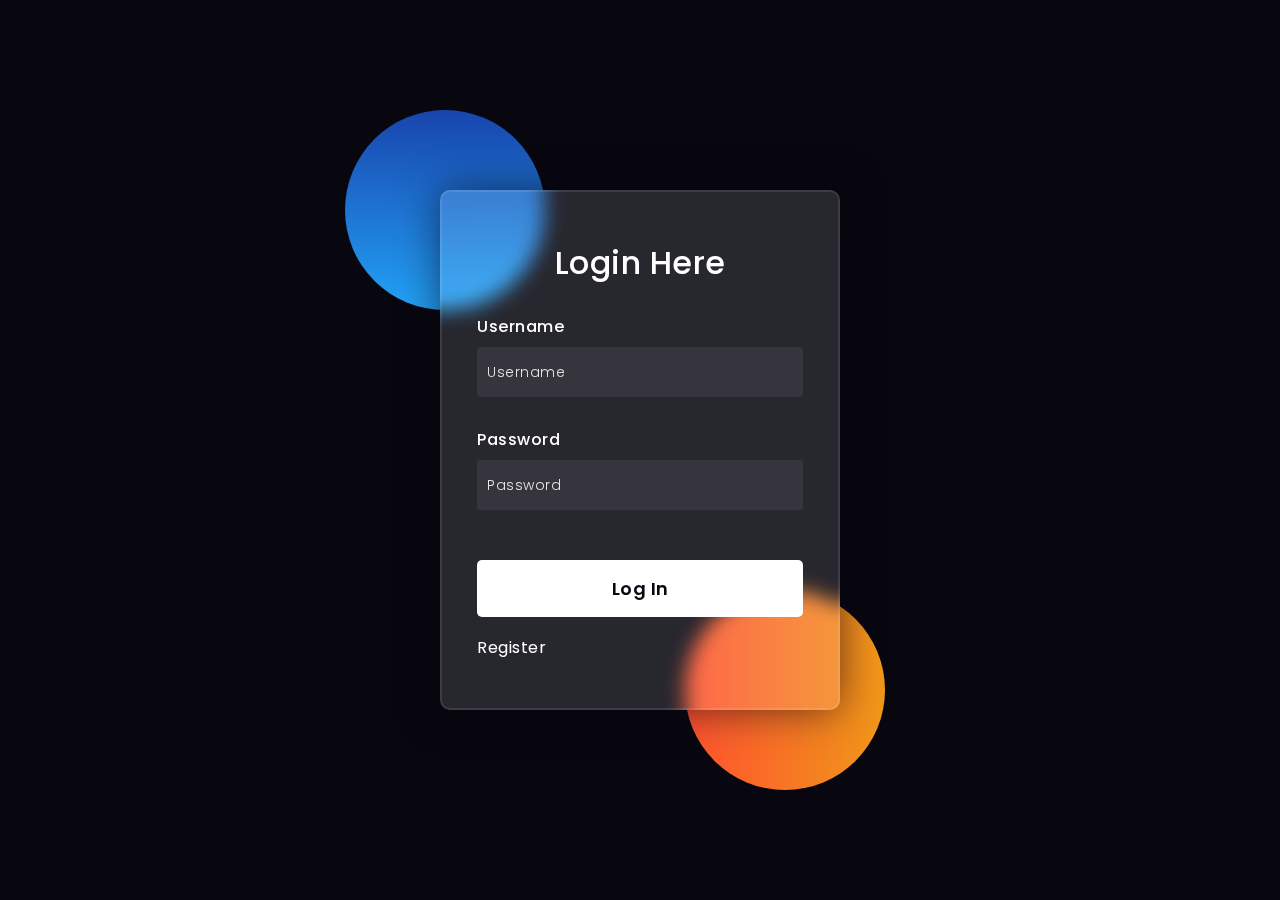
<file: src/main/resources/templates/fancyLogin.html>
<!DOCTYPE html>
<html lang="en" xmlns:th="http://www.thymeleaf.org">
<head>
<!-- Design by foolishdeveloper.com -->
<title>Welcome to HealthMe Application!</title>

<link rel="preconnect" href="https://fonts.gstatic.com">
<link rel="stylesheet"
	href="https://cdnjs.cloudflare.com/ajax/libs/font-awesome/5.15.4/css/all.min.css">
<link
	href="https://fonts.googleapis.com/css2?family=Poppins:wght@300;500;600&display=swap"
	rel="stylesheet">
	
 <script  th:src="@{/js/sweetalert2.all.min.js}"></script>
 
  <script src="https://cdn.jsdelivr.net/npm/@popperjs/core@2.11.6/dist/umd/popper.min.js" integrity="sha384-oBqDVmMz9ATKxIep9tiCxS/Z9fNfEXiDAYTujMAeBAsjFuCZSmKbSSUnQlmh/jp3" crossorigin="anonymous"></script>
<script src="https://cdn.jsdelivr.net/npm/bootstrap@5.2.3/dist/js/bootstrap.min.js" integrity="sha384-cuYeSxntonz0PPNlHhBs68uyIAVpIIOZZ5JqeqvYYIcEL727kskC66kF92t6Xl2V" crossorigin="anonymous"></script>
    <link href="https://cdn.jsdelivr.net/npm/bootstrap@5.2.3/dist/css/bootstrap.min.css" rel="stylesheet" integrity="sha384-rbsA2VBKQhggwzxH7pPCaAqO46MgnOM80zW1RWuH61DGLwZJEdK2Kadq2F9CUG65" crossorigin="anonymous">

 
 
<!--Stylesheet-->
<style media="screen">
*, *:before, *:after {
	padding: 0;
	margin: 0;
	box-sizing: border-box;
}

body {
	background-color: #080710;
}

.background {
	width: 430px;
	height: 520px;
	position: absolute;
	transform: translate(-50%, -50%);
	left: 50%;
	top: 50%;
}

.background .shape {
	height: 200px;
	width: 200px;
	position: absolute;
	border-radius: 50%;
}

.shape:first-child {
	background: linear-gradient(#1845ad, #23a2f6);
	left: -80px;
	top: -80px;
}

.shape:last-child {
	background: linear-gradient(to right, #ff512f, #f09819);
	right: -30px;
	bottom: -80px;
}

form {
	height: 520px;
	width: 400px;
	background-color: rgba(255, 255, 255, 0.13);
	position: absolute;
	transform: translate(-50%, -50%);
	top: 50%;
	left: 50%;
	border-radius: 10px;
	backdrop-filter: blur(10px);
	border: 2px solid rgba(255, 255, 255, 0.1);
	box-shadow: 0 0 40px rgba(8, 7, 16, 0.6);
	padding: 50px 35px;
}

form * {
	font-family: 'Poppins', sans-serif;
	color: #ffffff;
	letter-spacing: 0.5px;
	outline: none;
	border: none;
}

form h3 {
	font-size: 32px;
	font-weight: 500;
	line-height: 42px;
	text-align: center;
}

label {
	display: block;
	margin-top: 30px;
	font-size: 16px;
	font-weight: 500;
}

input {
	display: block;
	height: 50px;
	width: 100%;
	background-color: rgba(255, 255, 255, 0.07);
	border-radius: 3px;
	padding: 0 10px;
	margin-top: 8px;
	font-size: 14px;
	font-weight: 300;
}

::placeholder {
	color: #e5e5e5;
}

button {
	margin-top: 50px;
	width: 100%;
	background-color: #ffffff;
	color: #080710;
	padding: 15px 0;
	font-size: 18px;
	font-weight: 600;
	border-radius: 5px;
	cursor: pointer;
}

.social {
	margin-top: 30px;
	display: flex;
}

.social div {
	background: red;
	width: 150px;
	border-radius: 3px;
	padding: 5px 10px 10px 5px;
	background-color: rgba(255, 255, 255, 0.27);
	color: #eaf0fb;
	text-align: center;
}

.social div:hover {
	background-color: rgba(255, 255, 255, 0.47);
}

.social .fb {
	margin-left: 25px;
}

.social i {
	margin-right: 4px;
}
</style>
</head>
<body>
	<div class="background">
		<div class="shape"></div>
		<div class="shape"></div>
	</div>
	<form th:action="@{/mylogin}" method="post">
		<h3>Login Here</h3>

		<label for="username">Username</label> <input type="text"
			placeholder="Username" id="username" name="username"> <label
			for="password">Password</label> <input type="password"
			placeholder="Password" id="password" name="password">

		<button>Log In</button>
		
			<br><br>
				<a class="d-grid btn btn-dark" th:href="@{/register}">Register</a>
		
		
	
		<div th:if="${param.error}">
			<script type="text/javascript">
     const Toast = Swal.mixin({
    	  toast: true,
    	  position: 'top-center',
    	  showConfirmButton: false,
    	  timer: 1000,
    	  timerProgressBar: true,
    	  didOpen: (toast) => {
    	    toast.addEventListener('mouseenter', Swal.stopTimer)
    	    toast.addEventListener('mouseleave', Swal.resumeTimer)
    	  }
    	})

    	Toast.fire({
    	  icon: 'error',
    	  title: 'Invalid user or password'
    	})
     </script>
		</div>
		<div th:if=" ${param.logout}">
			<script type="text/javascript">
     const Toast = Swal.mixin({
    	  toast: true,
    	  position: 'top-center',
    	  showConfirmButton: false,
    	  timer: 1000,
    	  timerProgressBar: true,
    	  width: '30%',
    	  didOpen: (toast) => {
    	    toast.addEventListener('mouseenter', Swal.stopTimer)
    	    toast.addEventListener('mouseleave', Swal.resumeTimer)
    	  }
    	})

    	Toast.fire({
    	  icon: 'success',
    	  title: 'you have successfully logged out'
    	})
     </script>
		</div>

		<div th:if="${param.confirm}">
			<script type="text/javascript">
     const Toast = Swal.mixin({
    	  toast: true,
    	  position: 'top-center',
    	  showConfirmButton: false,
    	  timer: 1000,
    	  timerProgressBar: true,
    	  width: '30%',
    	  didOpen: (toast) => {
    	    toast.addEventListener('mouseenter', Swal.stopTimer)
    	    toast.addEventListener('mouseleave', Swal.resumeTimer)
    	  }
    	})

    	Toast.fire({
    	  icon: 'success',
    	  title: 'you have successfully registered'
    	})
     </script>
		</div>

	</form>
	
</body>
</html>
</file>
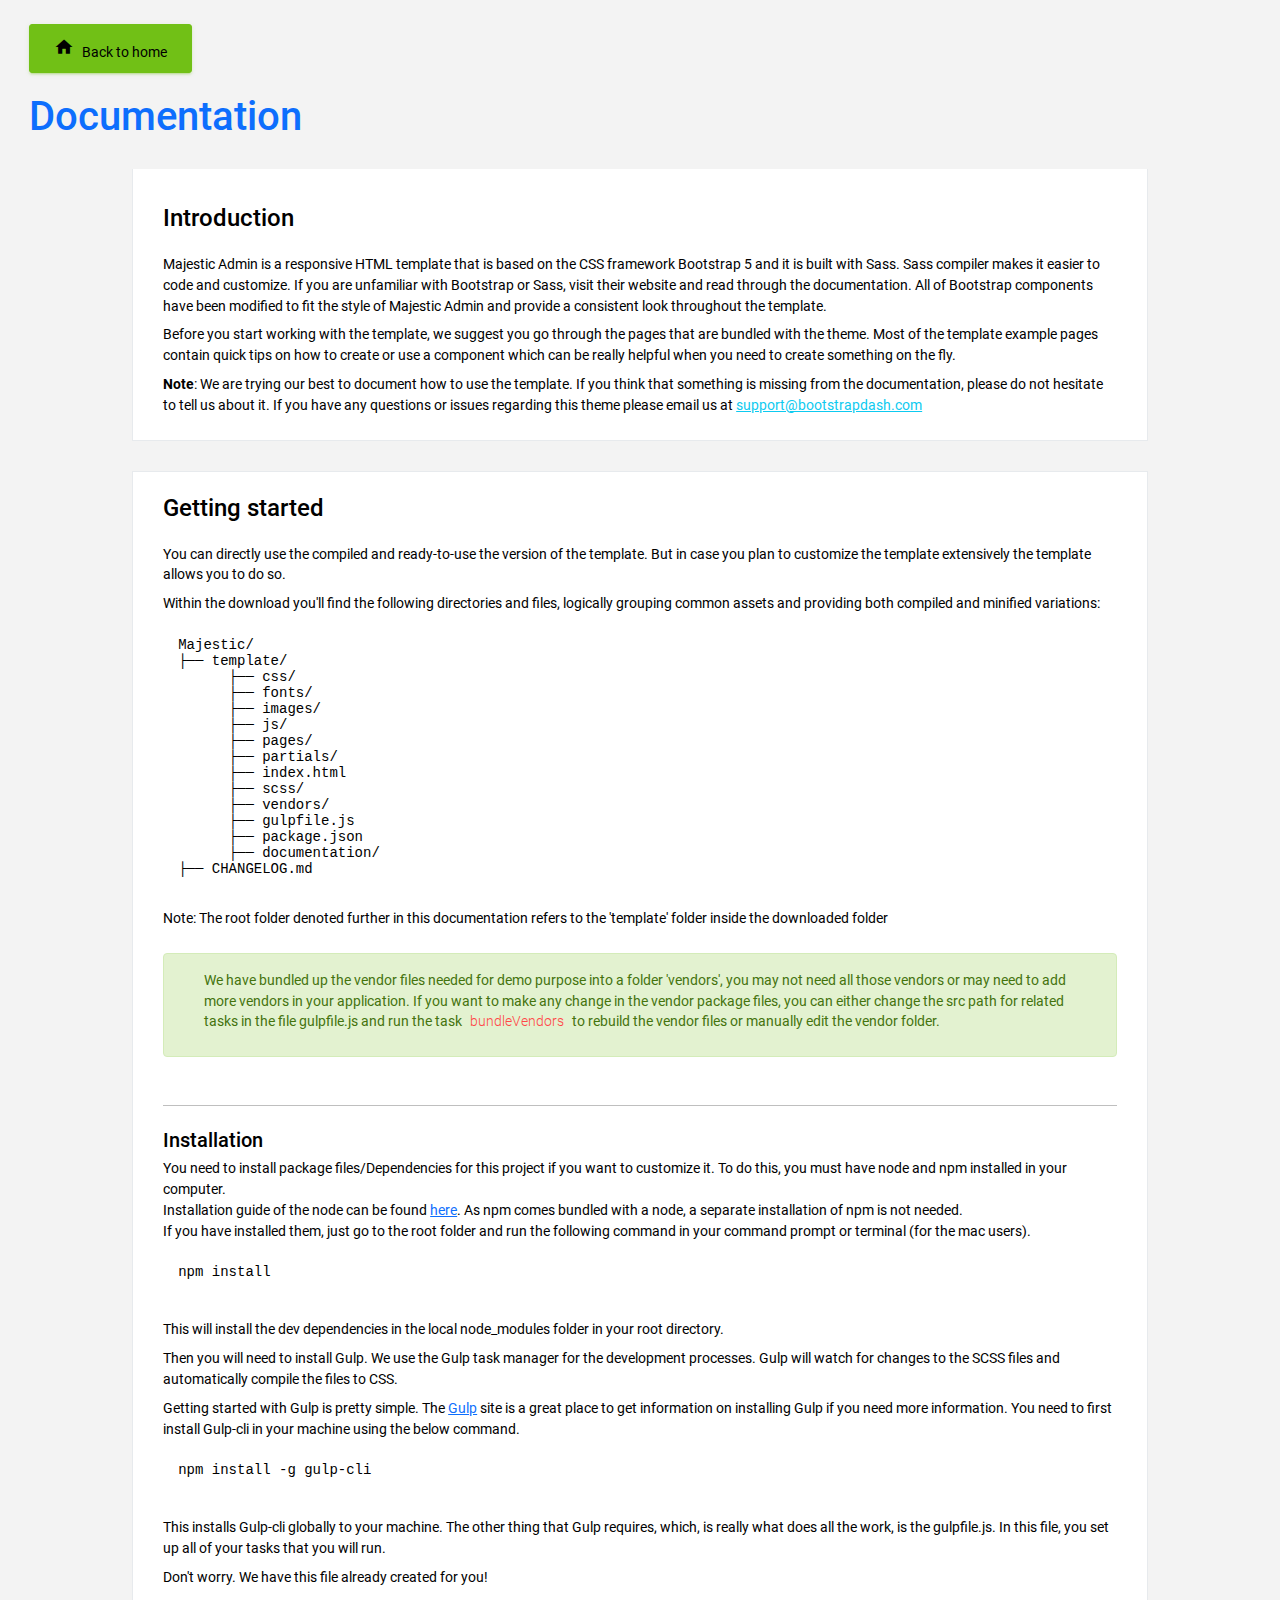
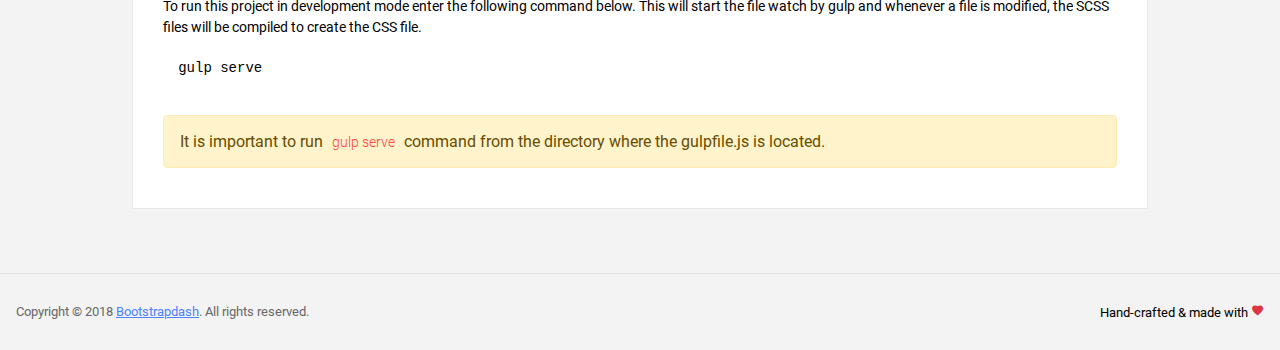
<file: src/main/resources/static/documentation/documentation.html>
<!DOCTYPE html>
<html lang="en">

<head>
  <!-- Required meta tags -->
  <meta charset="utf-8">
  <meta name="viewport" content="width=device-width, initial-scale=1, shrink-to-fit=no">
  <title>Majestic Admin Dashboard</title>
  <!-- plugins:css -->
  <link rel="stylesheet" href="../vendors/mdi/css/materialdesignicons.min.css">
  <link rel="stylesheet" href="../vendors/base/vendor.bundle.base.css">
  <!-- endinject -->
  <!-- plugin css for this page -->
  <!-- End plugin css for this page -->
  <!-- inject:css -->
  <link rel="stylesheet" href="../css/style.css">
  <!-- endinject -->
  <link rel="shortcut icon" href="../images/favicon.png" />
</head>

<body>
  <div class="container-scroller">
    <div class="container-fluid page-body-wrapper full-page-wrapper">
      <div class="main-panel w-100  documentation">
        <div class="content-wrapper">
          <div class="container-fluid">
            <div class="row">
              <div class="col-12 doc-header">
                <a class="btn btn-success" href="../index.html"><i class="mdi mdi-home me-2"></i>Back to home</a>
                <h1 class="text-primary mt-4">Documentation</h1>
              </div>
            </div>
            <div class="row doc-content">
              <div class="col-12 col-md-10 offset-md-1">
                <div class="col-12 grid-margin" id="doc-intro">
                    <div class="card">
                        <div class="card-body">
                            <h3 class="mb-4 mt-4">Introduction</h3>
                            <p>Majestic Admin is a responsive HTML template that is based on the CSS framework Bootstrap 5 and it is built with Sass. Sass compiler makes it easier to code and customize. If you are unfamiliar with Bootstrap or Sass, visit their
                                website and read through the documentation. All of Bootstrap components have been modified to fit the style of Majestic Admin and provide a consistent look throughout the template.</p>
                            <p>Before you start working with the template, we suggest you go through the pages that are bundled with the theme. Most of the template example pages contain quick tips on how to create or use a component which can
                                be really helpful when you need to create something on the fly.</p>
                            <p class="d-inline"><strong>Note</strong>: We are trying our best to document how to use the template. If you think that something is missing from the documentation, please do not hesitate to tell us about it. If you have any questions or issues regarding this theme please email us at <a class="d-inline text-info" href="mailto:support@bootstrapdash.com">support@bootstrapdash.com</a></p>
                        </div>
                    </div>
                </div>
                <div class="col-12 grid-margin" id="doc-started">
                    <div class="card">
                        <div class="card-body">
                            <h3 class="mb-4">Getting started</h3>
                            <p>You can directly use the compiled and ready-to-use the version of the template. But in case you plan to customize the template extensively the template allows you to do so.</p>
                            <p>Within the download you'll find the following directories and files, logically grouping common assets and providing both compiled and minified variations:</p>
                            <pre>
Majestic/
├── template/
      ├── css/
      ├── fonts/
      ├── images/
      ├── js/
      ├── pages/
      ├── partials/
      ├── index.html
      ├── scss/
      ├── vendors/
      ├── gulpfile.js
      ├── package.json                           
      ├── documentation/
├── CHANGELOG.md</pre>
                            <p class="mt-1">Note: The root folder denoted further in this documentation refers to the 'template' folder inside the downloaded folder</p>
                            <div class="alert alert-success mt-4 d-flex align-items-center" role="alert">
                              <i class="ti-info-alt me-4"></i>
                              <p>We have bundled up the vendor files needed for demo purpose into a folder 'vendors', you may not need all those vendors or may need to add more vendors in your application. If you want to make any change in the vendor package files, you can either change the src path for related tasks in the file gulpfile.js and run the task <code> bundleVendors </code>  to rebuild the vendor files or manually edit the vendor folder.</p>
                            </div>
                            <hr class="mt-5">
                            <h4 class="mt-4">Installation</h4>
                            <p class="mb-0">
                              You need to install package files/Dependencies for this project if you want to customize it. To do this, you must have <span class="font-weight-bold">node and npm</span> installed in your computer.
                            </p>
                            <p class="mb-0">Installation guide of the node can be found <a href="https://nodejs.org/en/">here</a>. As npm comes bundled with a node, a separate installation of npm is not needed.</p>
                            <p>
                                If you have installed them, just go to the root folder and run the following command in your command prompt or terminal (for the mac users).
                            </p>
                            <pre class="shell-mode">
npm install</pre>
                            <p class="mt-4">
                              This will install the dev dependencies in the local <span class="font-weight-bold">node_modules</span> folder in your root directory.
                            </p>
                            <p class="mt-2">
                              Then you will need to install <span class="font-weight-bold">Gulp</span>. We use the Gulp task manager for the development processes. Gulp will watch for changes to the SCSS files and automatically compile the files to CSS.
                            </p>
                            <p>Getting started with Gulp is pretty simple. The <a href="https://gulpjs.com/" target="_blank">Gulp</a> site is a great place to get information on installing Gulp if you need more information. You need to first install Gulp-cli in your machine using the below command.</p>
                            <pre class="shell-mode">
npm install -g gulp-cli</pre>
                            <p class="mt-4">This installs Gulp-cli globally to your machine. The other thing that Gulp requires, which, is really what does all the work, is the gulpfile.js. In this file, you set up all of your tasks that you will run.</p>
                            <p>Don't worry. We have this file already created for you!</p>
                            <p>To run this project in development mode enter the following command below. This will start the file watch by gulp and whenever a file is modified, the SCSS files will be compiled to create the CSS file.</p>
<pre class="shell-mode">
gulp serve</pre>           
                            <div class="alert alert-warning mt-4" role="alert">
                              <i class="ti-info-alt-outline"></i>It is important to run <code>gulp serve</code> command from the directory where the gulpfile.js is located.
                            </div>
                        </div>
                    </div>
                </div>
              </div>
            </div>
          </div>
        </div>
        <!-- partial:../partials/_footer.html -->

        <footer class="footer">
          <div class="d-sm-flex justify-content-center justify-content-sm-between">
            <span class="text-muted text-center text-sm-left d-block d-sm-inline-block">Copyright © 2018 <a href="https://www.bootstrapdash.com/" target="_blank">Bootstrapdash</a>. All rights reserved.</span>
            <span class="float-none float-sm-right d-block mt-1 mt-sm-0 text-center">Hand-crafted & made with <i class="mdi mdi-heart text-danger"></i></span>
          </div>
        </footer>

        <!-- partial -->
      </div>
    </div>
  </div>
<!-- plugins:js -->
<script src="../vendors/base/vendor.bundle.base.js"></script>
<!-- endinject -->
<!-- inject:js -->
<script src="../js/off-canvas.js"></script>
<script src="../js/hoverable-collapse.js"></script>
<script src="../js/template.js"></script>
<!-- endinject -->
<!-- Custom js for this page-->
<script src="../js/documentation.js"></script> 
<!-- End custom js for this page-->
</body>

</html>
</file>
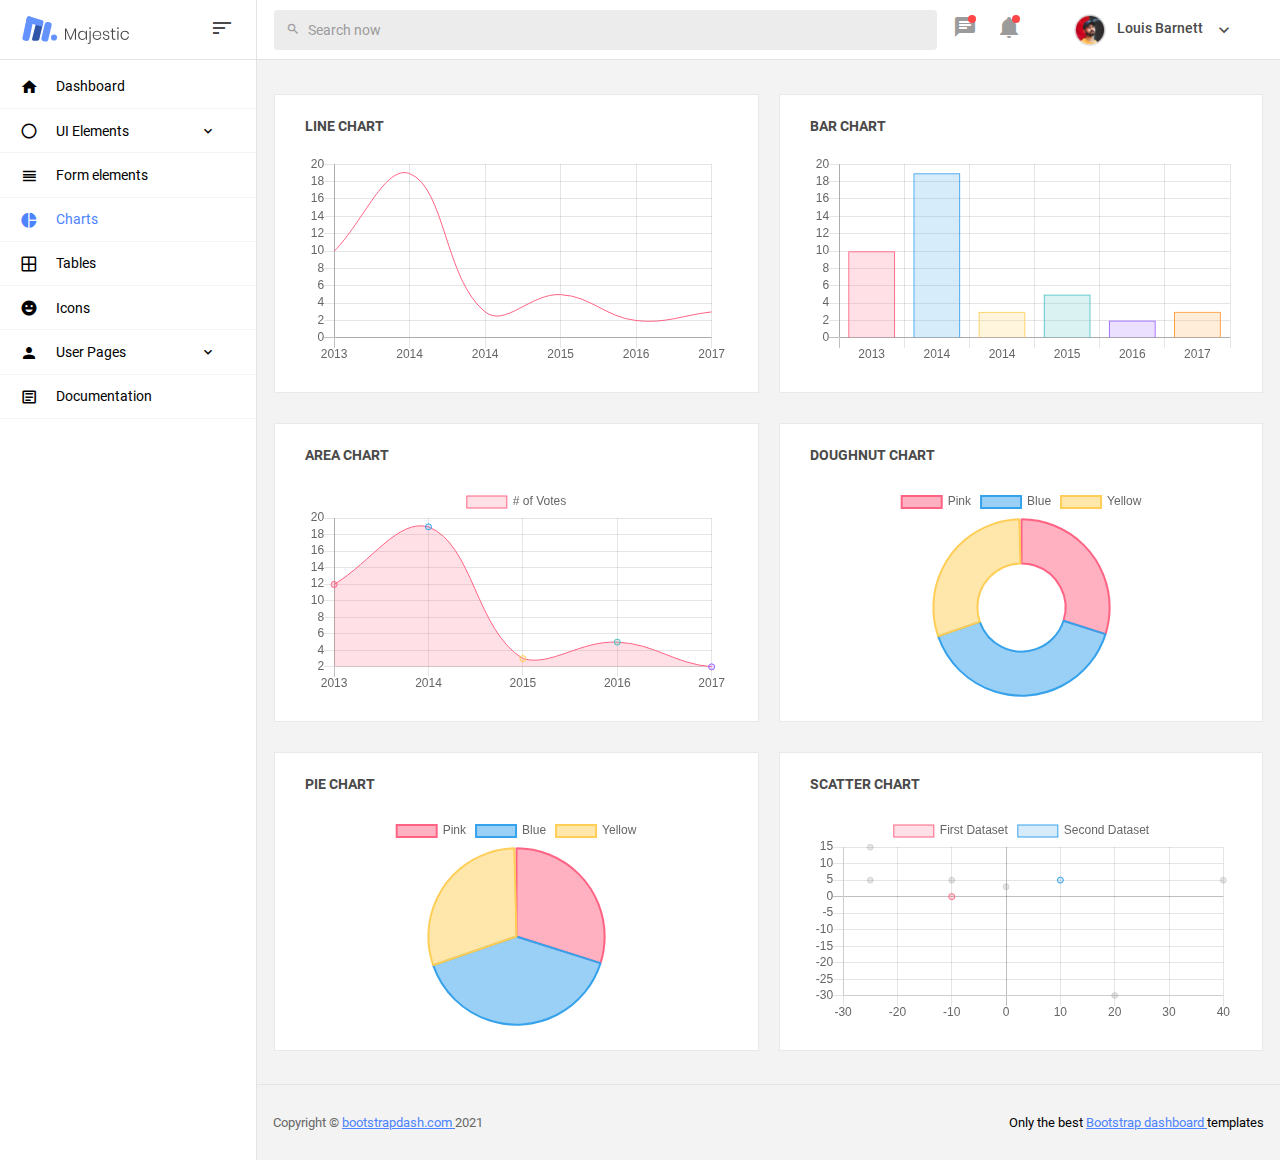
<file: src/main/resources/static/pages/charts/chartjs.html>
<!DOCTYPE html>
<html lang="en">

<head>
  <!-- Required meta tags -->
  <meta charset="utf-8">
  <meta name="viewport" content="width=device-width, initial-scale=1, shrink-to-fit=no">
  <title>Majestic Admin</title>
  <!-- plugins:css -->
  <link rel="stylesheet" href="../../vendors/mdi/css/materialdesignicons.min.css">
  <link rel="stylesheet" href="../../vendors/base/vendor.bundle.base.css">
  <!-- endinject -->
  <!-- inject:css -->
  <link rel="stylesheet" href="../../css/style.css">
  <!-- endinject -->
  <link rel="shortcut icon" href="../../images/favicon.png" />
</head>

<body>
  <div class="container-scroller">
    <!-- partial:../../partials/_navbar.html -->
    <nav class="navbar col-lg-12 col-12 p-0 fixed-top d-flex flex-row">
      <div class="navbar-brand-wrapper d-flex justify-content-center">
        <div class="navbar-brand-inner-wrapper d-flex justify-content-between align-items-center w-100">  
          <a class="navbar-brand brand-logo" href="../../index.html"><img src="../../images/logo.svg" alt="logo"/></a>
          <a class="navbar-brand brand-logo-mini" href="../../index.html"><img src="../../images/logo-mini.svg" alt="logo"/></a>
          <button class="navbar-toggler navbar-toggler align-self-center" type="button" data-toggle="minimize">
            <span class="mdi mdi-sort-variant"></span>
          </button>
        </div>  
      </div>
      <div class="navbar-menu-wrapper d-flex align-items-center justify-content-end">
        <ul class="navbar-nav mr-lg-4 w-100">
          <li class="nav-item nav-search d-none d-lg-block w-100">
            <div class="input-group">
              <div class="input-group-prepend">
                <span class="input-group-text" id="search">
                  <i class="mdi mdi-magnify"></i>
                </span>
              </div>
              <input type="text" class="form-control" placeholder="Search now" aria-label="search" aria-describedby="search">
            </div>
          </li>
        </ul>
        <ul class="navbar-nav navbar-nav-right">
          <li class="nav-item dropdown me-1">
            <a class="nav-link count-indicator dropdown-toggle d-flex justify-content-center align-items-center" id="messageDropdown" href="#" data-bs-toggle="dropdown">
              <i class="mdi mdi-message-text mx-0"></i>
              <span class="count"></span>
            </a>
            <div class="dropdown-menu dropdown-menu-right navbar-dropdown" aria-labelledby="messageDropdown">
              <p class="mb-0 font-weight-normal float-left dropdown-header">Messages</p>
              <a class="dropdown-item">
                <div class="item-thumbnail">
                    <img src="../../images/faces/face4.jpg" alt="image" class="profile-pic">
                </div>
                <div class="item-content flex-grow">
                  <h6 class="ellipsis font-weight-normal">David Grey
                  </h6>
                  <p class="font-weight-light small-text text-muted mb-0">
                    The meeting is cancelled
                  </p>
                </div>
              </a>
              <a class="dropdown-item">
                <div class="item-thumbnail">
                    <img src="../../images/faces/face2.jpg" alt="image" class="profile-pic">
                </div>
                <div class="item-content flex-grow">
                  <h6 class="ellipsis font-weight-normal">Tim Cook
                  </h6>
                  <p class="font-weight-light small-text text-muted mb-0">
                    New product launch
                  </p>
                </div>
              </a>
              <a class="dropdown-item">
                <div class="item-thumbnail">
                    <img src="../../images/faces/face3.jpg" alt="image" class="profile-pic">
                </div>
                <div class="item-content flex-grow">
                  <h6 class="ellipsis font-weight-normal"> Johnson
                  </h6>
                  <p class="font-weight-light small-text text-muted mb-0">
                    Upcoming board meeting
                  </p>
                </div>
              </a>
            </div>
          </li>
          <li class="nav-item dropdown me-4">
            <a class="nav-link count-indicator dropdown-toggle d-flex align-items-center justify-content-center notification-dropdown" id="notificationDropdown" href="#" data-bs-toggle="dropdown">
              <i class="mdi mdi-bell mx-0"></i>
              <span class="count"></span>
            </a>
            <div class="dropdown-menu dropdown-menu-right navbar-dropdown" aria-labelledby="notificationDropdown">
              <p class="mb-0 font-weight-normal float-left dropdown-header">Notifications</p>
              <a class="dropdown-item">
                <div class="item-thumbnail">
                  <div class="item-icon bg-success">
                    <i class="mdi mdi-information mx-0"></i>
                  </div>
                </div>
                <div class="item-content">
                  <h6 class="font-weight-normal">Application Error</h6>
                  <p class="font-weight-light small-text mb-0 text-muted">
                    Just now
                  </p>
                </div>
              </a>
              <a class="dropdown-item">
                <div class="item-thumbnail">
                  <div class="item-icon bg-warning">
                    <i class="mdi mdi-settings mx-0"></i>
                  </div>
                </div>
                <div class="item-content">
                  <h6 class="font-weight-normal">Settings</h6>
                  <p class="font-weight-light small-text mb-0 text-muted">
                    Private message
                  </p>
                </div>
              </a>
              <a class="dropdown-item">
                <div class="item-thumbnail">
                  <div class="item-icon bg-info">
                    <i class="mdi mdi-account-box mx-0"></i>
                  </div>
                </div>
                <div class="item-content">
                  <h6 class="font-weight-normal">New user registration</h6>
                  <p class="font-weight-light small-text mb-0 text-muted">
                    2 days ago
                  </p>
                </div>
              </a>
            </div>
          </li>
          <li class="nav-item nav-profile dropdown">
            <a class="nav-link dropdown-toggle" href="#" data-bs-toggle="dropdown" id="profileDropdown">
              <img src="../../images/faces/face5.jpg" alt="profile"/>
              <span class="nav-profile-name">Louis Barnett</span>
            </a>
            <div class="dropdown-menu dropdown-menu-right navbar-dropdown" aria-labelledby="profileDropdown">
              <a class="dropdown-item">
                <i class="mdi mdi-settings text-primary"></i>
                Settings
              </a>
              <a class="dropdown-item">
                <i class="mdi mdi-logout text-primary"></i>
                Logout
              </a>
            </div>
          </li>
        </ul>
        <button class="navbar-toggler navbar-toggler-right d-lg-none align-self-center" type="button" data-toggle="offcanvas">
          <span class="mdi mdi-menu"></span>
        </button>
      </div>
    </nav>
    <!-- partial -->
    <div class="container-fluid page-body-wrapper">
      <!-- partial:../../partials/_sidebar.html -->
      <nav class="sidebar sidebar-offcanvas" id="sidebar">
        <ul class="nav">
          <li class="nav-item">
            <a class="nav-link" href="../../index.html">
              <i class="mdi mdi-home menu-icon"></i>
              <span class="menu-title">Dashboard</span>
            </a>
          </li>
          <li class="nav-item">
            <a class="nav-link" data-bs-toggle="collapse" href="#ui-basic" aria-expanded="false" aria-controls="ui-basic">
              <i class="mdi mdi-circle-outline menu-icon"></i>
              <span class="menu-title">UI Elements</span>
              <i class="menu-arrow"></i>
            </a>
            <div class="collapse" id="ui-basic">
              <ul class="nav flex-column sub-menu">
                <li class="nav-item"> <a class="nav-link" href="../../pages/ui-features/buttons.html">Buttons</a></li>
                <li class="nav-item"> <a class="nav-link" href="../../pages/ui-features/typography.html">Typography</a></li>
              </ul>
            </div>
          </li>
          <li class="nav-item">
            <a class="nav-link" href="../../pages/forms/basic_elements.html">
              <i class="mdi mdi-view-headline menu-icon"></i>
              <span class="menu-title">Form elements</span>
            </a>
          </li>
          <li class="nav-item">
            <a class="nav-link" href="../../pages/charts/chartjs.html">
              <i class="mdi mdi-chart-pie menu-icon"></i>
              <span class="menu-title">Charts</span>
            </a>
          </li>
          <li class="nav-item">
            <a class="nav-link" href="../../pages/tables/basic-table.html">
              <i class="mdi mdi-grid-large menu-icon"></i>
              <span class="menu-title">Tables</span>
            </a>
          </li>
          <li class="nav-item">
            <a class="nav-link" href="../../pages/icons/mdi.html">
              <i class="mdi mdi-emoticon menu-icon"></i>
              <span class="menu-title">Icons</span>
            </a>
          </li>
          <li class="nav-item">
            <a class="nav-link" data-bs-toggle="collapse" href="#auth" aria-expanded="false" aria-controls="auth">
              <i class="mdi mdi-account menu-icon"></i>
              <span class="menu-title">User Pages</span>
              <i class="menu-arrow"></i>
            </a>
            <div class="collapse" id="auth">
              <ul class="nav flex-column sub-menu">
                <li class="nav-item"> <a class="nav-link" href="../../pages/samples/login.html"> Login </a></li>
                <li class="nav-item"> <a class="nav-link" href="../../pages/samples/login-2.html"> Login 2 </a></li>
                <li class="nav-item"> <a class="nav-link" href="../../pages/samples/register.html"> Register </a></li>
                <li class="nav-item"> <a class="nav-link" href="../../pages/samples/register-2.html"> Register 2 </a></li>
                <li class="nav-item"> <a class="nav-link" href="../../pages/samples/lock-screen.html"> Lockscreen </a></li>
              </ul>
            </div>
          </li>
          <li class="nav-item">
            <a class="nav-link" href="../../documentation/documentation.html">
              <i class="mdi mdi-file-document-box-outline menu-icon"></i>
              <span class="menu-title">Documentation</span>
            </a>
          </li>
        </ul>
      </nav>
      <!-- partial -->
      <div class="main-panel">
        <div class="content-wrapper">
          <div class="row">
            <div class="col-lg-6 grid-margin stretch-card">
              <div class="card">
                <div class="card-body">
                  <h4 class="card-title">Line chart</h4>
                  <canvas id="lineChart"></canvas>
                </div>
              </div>
            </div>
            <div class="col-lg-6 grid-margin stretch-card">
              <div class="card">
                <div class="card-body">
                  <h4 class="card-title">Bar chart</h4>
                  <canvas id="barChart"></canvas>
                </div>
              </div>
            </div>
          </div>
          <div class="row">
            <div class="col-lg-6 grid-margin stretch-card">
              <div class="card">
                <div class="card-body">
                  <h4 class="card-title">Area chart</h4>
                  <canvas id="areaChart"></canvas>
                </div>
              </div>
            </div>
            <div class="col-lg-6 grid-margin stretch-card">
              <div class="card">
                <div class="card-body">
                  <h4 class="card-title">Doughnut chart</h4>
                  <canvas id="doughnutChart"></canvas>
                </div>
              </div>
            </div>
          </div>
          <div class="row">
            <div class="col-lg-6 grid-margin grid-margin-lg-0 stretch-card">
              <div class="card">
                <div class="card-body">
                  <h4 class="card-title">Pie chart</h4>
                  <canvas id="pieChart"></canvas>
                </div>
              </div>
            </div>
            <div class="col-lg-6 grid-margin grid-margin-lg-0 stretch-card">
              <div class="card">
                <div class="card-body">
                  <h4 class="card-title">Scatter chart</h4>
                  <canvas id="scatterChart"></canvas>
                </div>
              </div>
            </div>
          </div>
        </div>
        <!-- content-wrapper ends -->
        <!-- partial:../../partials/_footer.html -->
        <footer class="footer">
        <div class="d-sm-flex justify-content-center justify-content-sm-between">
          <span class="text-muted text-center text-sm-left d-block d-sm-inline-block">Copyright © <a href="https://www.bootstrapdash.com/" target="_blank">bootstrapdash.com </a>2021</span>
          <span class="float-none float-sm-right d-block mt-1 mt-sm-0 text-center">Only the best <a href="https://www.bootstrapdash.com/" target="_blank"> Bootstrap dashboard  </a> templates</span>
        </div>
        </footer>
        <!-- partial -->
      </div>
      <!-- main-panel ends -->
    </div>
    <!-- page-body-wrapper ends -->
  </div>
  <!-- container-scroller -->
  <!-- plugins:js -->
  <script src="../../vendors/base/vendor.bundle.base.js"></script>
  <!-- endinject -->
    <!-- Plugin js for this page-->
    <script src="../../vendors/chart.js/Chart.min.js"></script>
    <!-- End plugin js for this page-->
  <!-- inject:js -->
  <script src="../../js/off-canvas.js"></script>
  <script src="../../js/hoverable-collapse.js"></script>
  <script src="../../js/template.js"></script>
  <!-- endinject -->
  <!-- Custom js for this page-->
  <script src="../../js/chart.js"></script>
  <!-- End custom js for this page-->
</body>

</html>
</file>
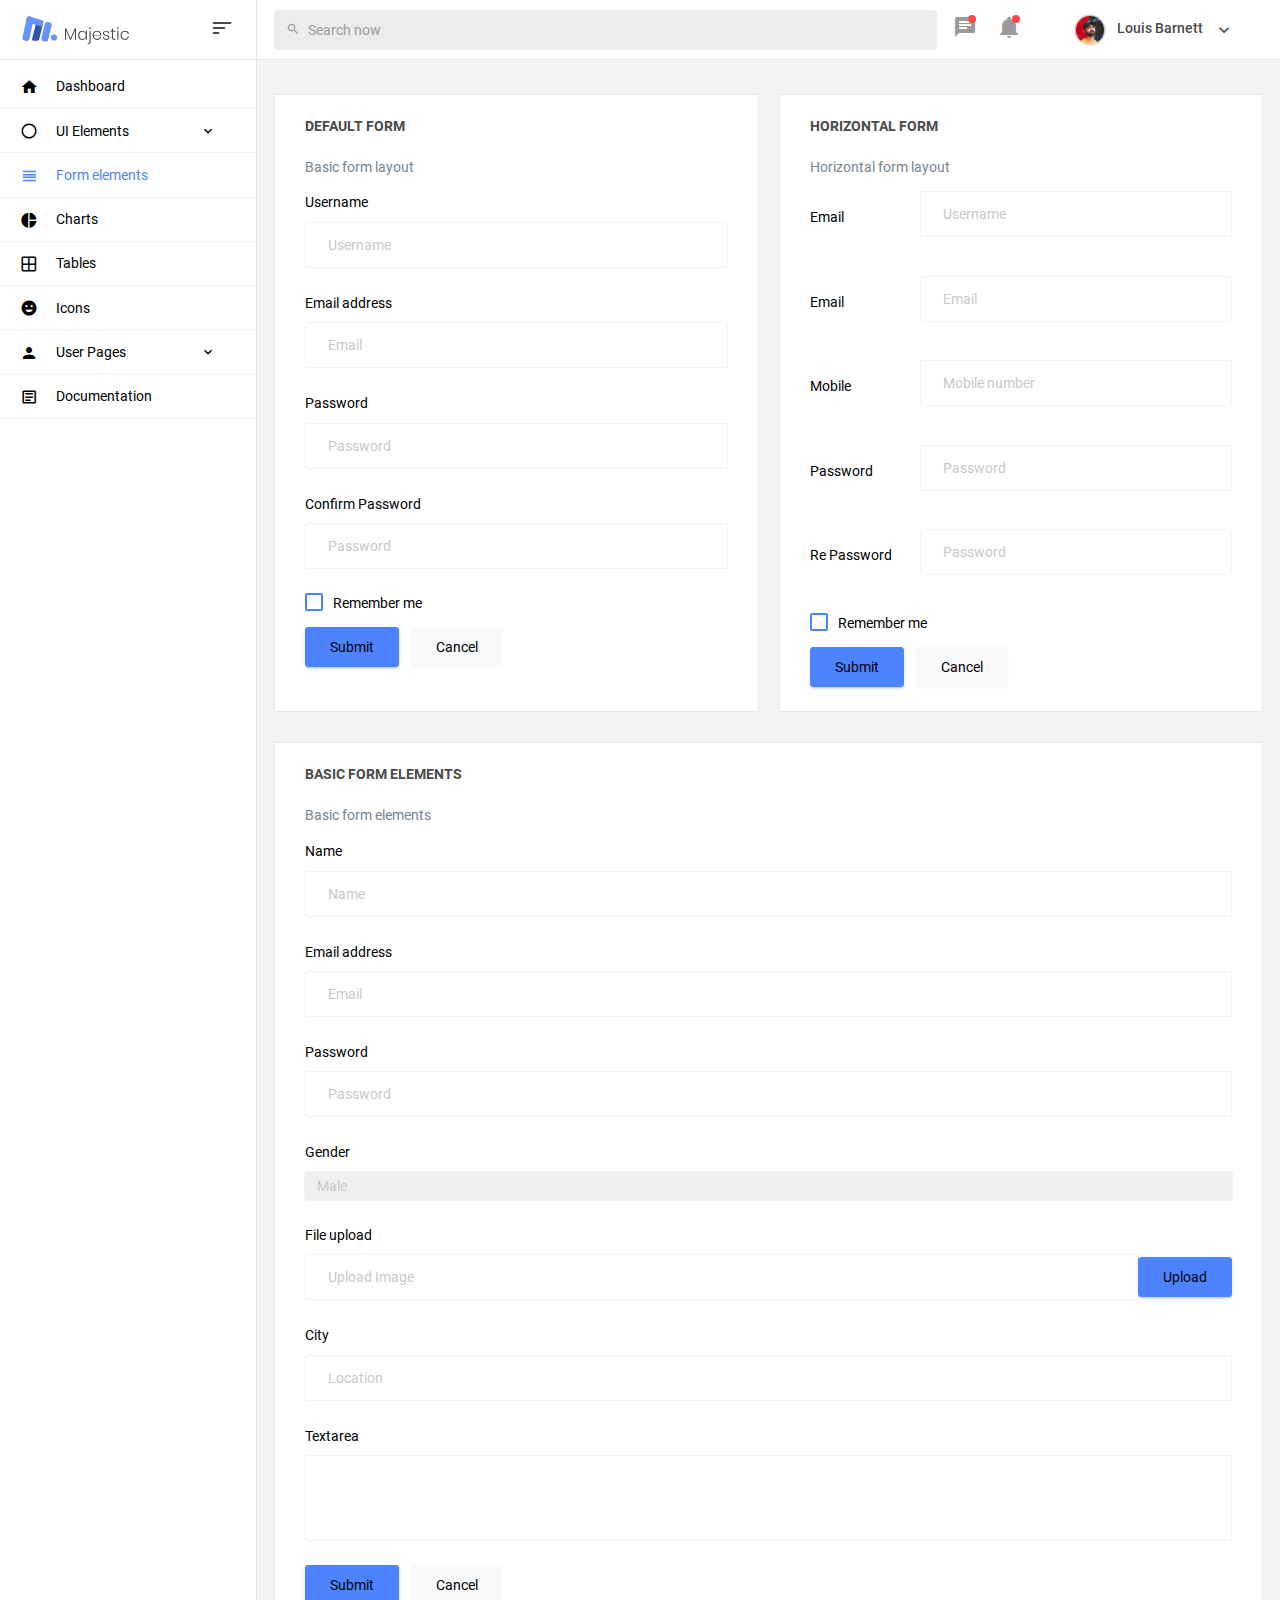
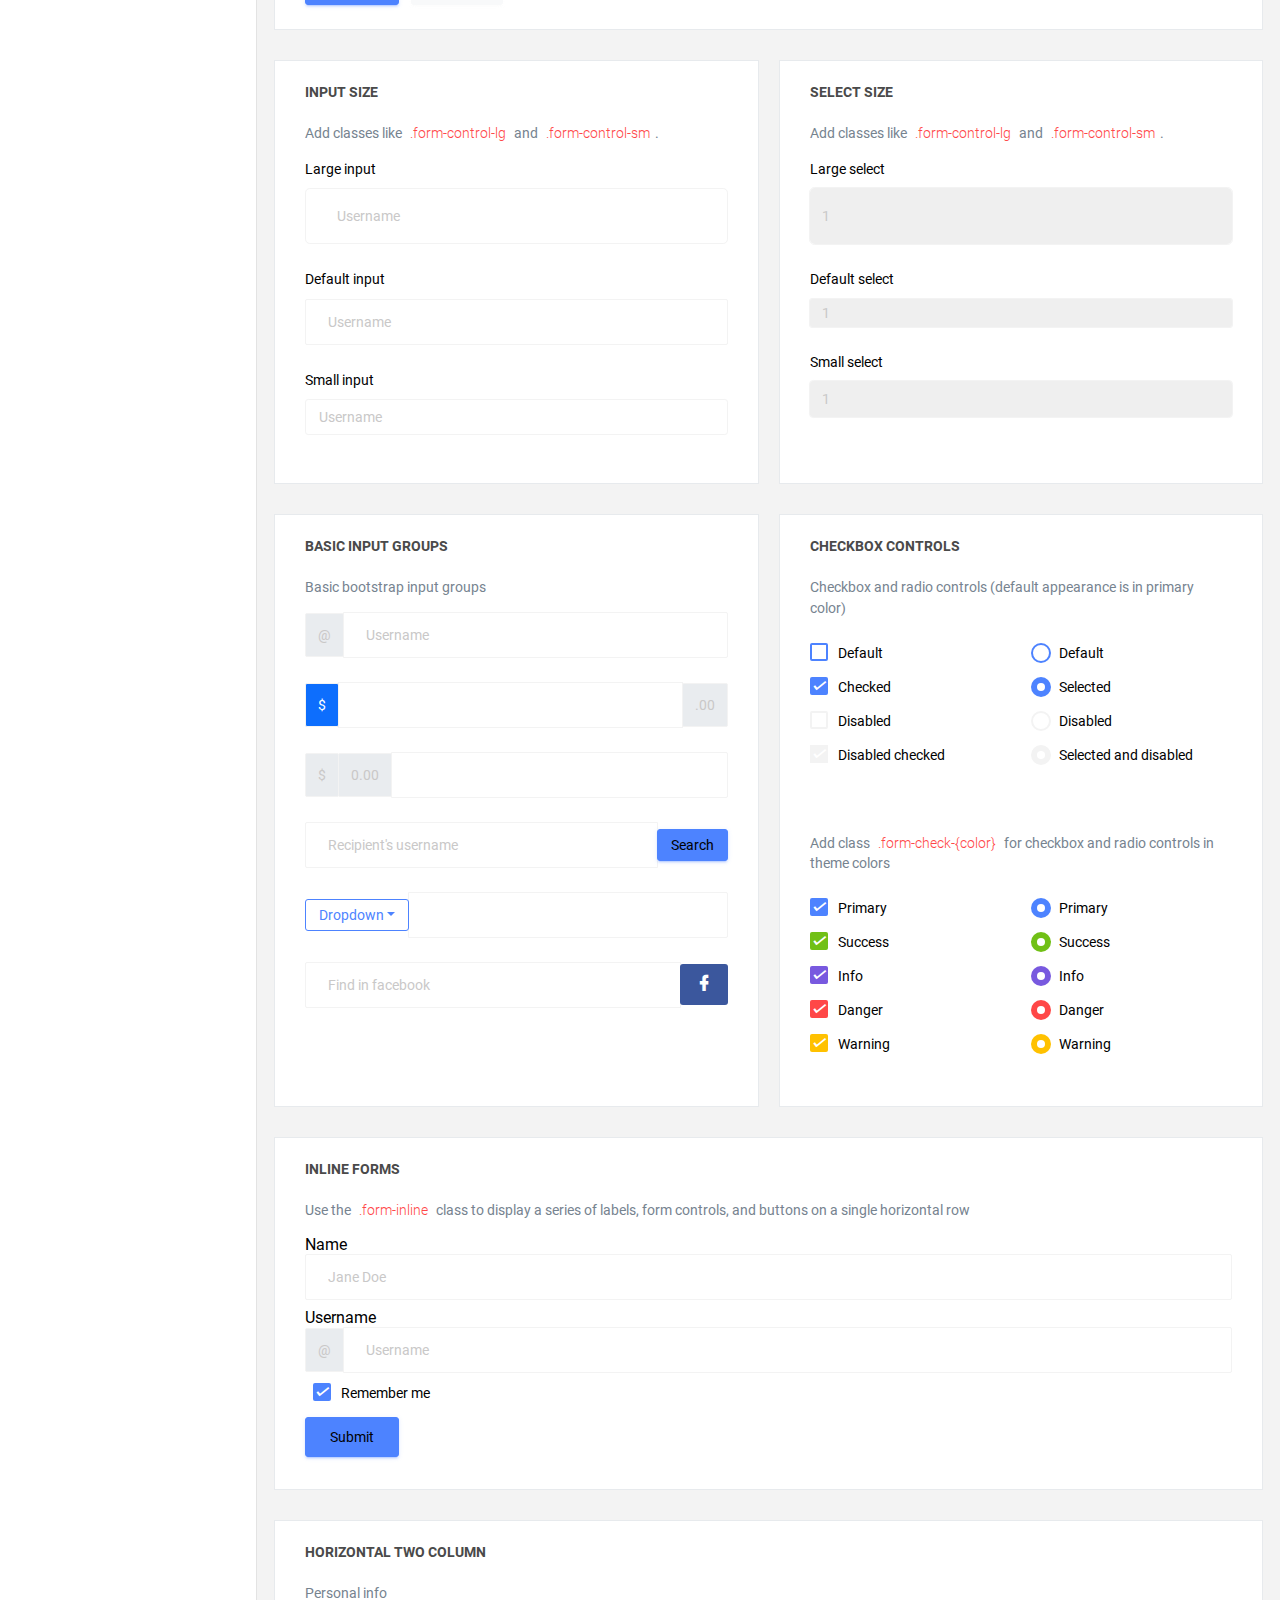
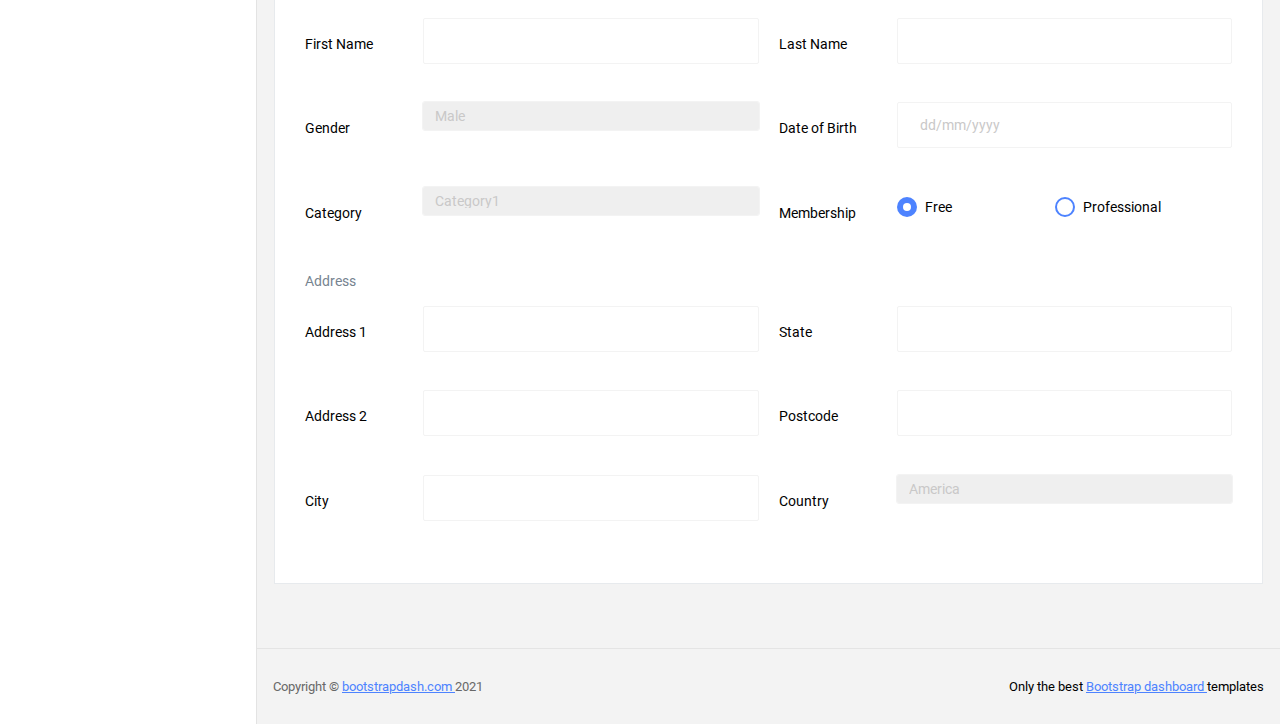
<file: src/main/resources/static/pages/forms/basic_elements.html>
<!DOCTYPE html>
<html lang="en">

<head>
  <!-- Required meta tags -->
  <meta charset="utf-8">
  <meta name="viewport" content="width=device-width, initial-scale=1, shrink-to-fit=no">
  <title>Majestic Admin</title>
  <!-- plugins:css -->
  <link rel="stylesheet" href="../../vendors/mdi/css/materialdesignicons.min.css">
  <link rel="stylesheet" href="../../vendors/base/vendor.bundle.base.css">
  <!-- endinject -->
  <!-- plugin css for this page -->
  <!-- End plugin css for this page -->
  <!-- inject:css -->
  <link rel="stylesheet" href="../../css/style.css">
  <!-- endinject -->
  <link rel="shortcut icon" href="../../images/favicon.png" />
</head>

<body>
  <div class="container-scroller">
    <!-- partial:../../partials/_navbar.html -->
    <nav class="navbar col-lg-12 col-12 p-0 fixed-top d-flex flex-row">
      <div class="navbar-brand-wrapper d-flex justify-content-center">
        <div class="navbar-brand-inner-wrapper d-flex justify-content-between align-items-center w-100">  
          <a class="navbar-brand brand-logo" href="../../index.html"><img src="../../images/logo.svg" alt="logo"/></a>
          <a class="navbar-brand brand-logo-mini" href="../../index.html"><img src="../../images/logo-mini.svg" alt="logo"/></a>
          <button class="navbar-toggler navbar-toggler align-self-center" type="button" data-toggle="minimize">
            <span class="mdi mdi-sort-variant"></span>
          </button>
        </div>  
      </div>
      <div class="navbar-menu-wrapper d-flex align-items-center justify-content-end">
        <ul class="navbar-nav mr-lg-4 w-100">
          <li class="nav-item nav-search d-none d-lg-block w-100">
            <div class="input-group">
              <div class="input-group-prepend">
                <span class="input-group-text" id="search">
                  <i class="mdi mdi-magnify"></i>
                </span>
              </div>
              <input type="text" class="form-control" placeholder="Search now" aria-label="search" aria-describedby="search">
            </div>
          </li>
        </ul>
        <ul class="navbar-nav navbar-nav-right">
          <li class="nav-item dropdown me-1">
            <a class="nav-link count-indicator dropdown-toggle d-flex justify-content-center align-items-center" id="messageDropdown" href="#" data-bs-toggle="dropdown">
              <i class="mdi mdi-message-text mx-0"></i>
              <span class="count"></span>
            </a>
            <div class="dropdown-menu dropdown-menu-right navbar-dropdown" aria-labelledby="messageDropdown">
              <p class="mb-0 font-weight-normal float-left dropdown-header">Messages</p>
              <a class="dropdown-item">
                <div class="item-thumbnail">
                    <img src="../../images/faces/face4.jpg" alt="image" class="profile-pic">
                </div>
                <div class="item-content flex-grow">
                  <h6 class="ellipsis font-weight-normal">David Grey
                  </h6>
                  <p class="font-weight-light small-text text-muted mb-0">
                    The meeting is cancelled
                  </p>
                </div>
              </a>
              <a class="dropdown-item">
                <div class="item-thumbnail">
                    <img src="../../images/faces/face2.jpg" alt="image" class="profile-pic">
                </div>
                <div class="item-content flex-grow">
                  <h6 class="ellipsis font-weight-normal">Tim Cook
                  </h6>
                  <p class="font-weight-light small-text text-muted mb-0">
                    New product launch
                  </p>
                </div>
              </a>
              <a class="dropdown-item">
                <div class="item-thumbnail">
                    <img src="../../images/faces/face3.jpg" alt="image" class="profile-pic">
                </div>
                <div class="item-content flex-grow">
                  <h6 class="ellipsis font-weight-normal"> Johnson
                  </h6>
                  <p class="font-weight-light small-text text-muted mb-0">
                    Upcoming board meeting
                  </p>
                </div>
              </a>
            </div>
          </li>
          <li class="nav-item dropdown me-4">
            <a class="nav-link count-indicator dropdown-toggle d-flex align-items-center justify-content-center notification-dropdown" id="notificationDropdown" href="#" data-bs-toggle="dropdown">
              <i class="mdi mdi-bell mx-0"></i>
              <span class="count"></span>
            </a>
            <div class="dropdown-menu dropdown-menu-right navbar-dropdown" aria-labelledby="notificationDropdown">
              <p class="mb-0 font-weight-normal float-left dropdown-header">Notifications</p>
              <a class="dropdown-item">
                <div class="item-thumbnail">
                  <div class="item-icon bg-success">
                    <i class="mdi mdi-information mx-0"></i>
                  </div>
                </div>
                <div class="item-content">
                  <h6 class="font-weight-normal">Application Error</h6>
                  <p class="font-weight-light small-text mb-0 text-muted">
                    Just now
                  </p>
                </div>
              </a>
              <a class="dropdown-item">
                <div class="item-thumbnail">
                  <div class="item-icon bg-warning">
                    <i class="mdi mdi-settings mx-0"></i>
                  </div>
                </div>
                <div class="item-content">
                  <h6 class="font-weight-normal">Settings</h6>
                  <p class="font-weight-light small-text mb-0 text-muted">
                    Private message
                  </p>
                </div>
              </a>
              <a class="dropdown-item">
                <div class="item-thumbnail">
                  <div class="item-icon bg-info">
                    <i class="mdi mdi-account-box mx-0"></i>
                  </div>
                </div>
                <div class="item-content">
                  <h6 class="font-weight-normal">New user registration</h6>
                  <p class="font-weight-light small-text mb-0 text-muted">
                    2 days ago
                  </p>
                </div>
              </a>
            </div>
          </li>
          <li class="nav-item nav-profile dropdown">
            <a class="nav-link dropdown-toggle" href="#" data-bs-toggle="dropdown" id="profileDropdown">
              <img src="../../images/faces/face5.jpg" alt="profile"/>
              <span class="nav-profile-name">Louis Barnett</span>
            </a>
            <div class="dropdown-menu dropdown-menu-right navbar-dropdown" aria-labelledby="profileDropdown">
              <a class="dropdown-item">
                <i class="mdi mdi-settings text-primary"></i>
                Settings
              </a>
              <a class="dropdown-item">
                <i class="mdi mdi-logout text-primary"></i>
                Logout
              </a>
            </div>
          </li>
        </ul>
        <button class="navbar-toggler navbar-toggler-right d-lg-none align-self-center" type="button" data-toggle="offcanvas">
          <span class="mdi mdi-menu"></span>
        </button>
      </div>
    </nav>
    <!-- partial -->
    <div class="container-fluid page-body-wrapper">
      <!-- partial:../../partials/_sidebar.html -->
      <nav class="sidebar sidebar-offcanvas" id="sidebar">
        <ul class="nav">
          <li class="nav-item">
            <a class="nav-link" href="../../index.html">
              <i class="mdi mdi-home menu-icon"></i>
              <span class="menu-title">Dashboard</span>
            </a>
          </li>
          <li class="nav-item">
            <a class="nav-link" data-bs-toggle="collapse" href="#ui-basic" aria-expanded="false" aria-controls="ui-basic">
              <i class="mdi mdi-circle-outline menu-icon"></i>
              <span class="menu-title">UI Elements</span>
              <i class="menu-arrow"></i>
            </a>
            <div class="collapse" id="ui-basic">
              <ul class="nav flex-column sub-menu">
                <li class="nav-item"> <a class="nav-link" href="../../pages/ui-features/buttons.html">Buttons</a></li>
                <li class="nav-item"> <a class="nav-link" href="../../pages/ui-features/typography.html">Typography</a></li>
              </ul>
            </div>
          </li>
          <li class="nav-item">
            <a class="nav-link" href="../../pages/forms/basic_elements.html">
              <i class="mdi mdi-view-headline menu-icon"></i>
              <span class="menu-title">Form elements</span>
            </a>
          </li>
          <li class="nav-item">
            <a class="nav-link" href="../../pages/charts/chartjs.html">
              <i class="mdi mdi-chart-pie menu-icon"></i>
              <span class="menu-title">Charts</span>
            </a>
          </li>
          <li class="nav-item">
            <a class="nav-link" href="../../pages/tables/basic-table.html">
              <i class="mdi mdi-grid-large menu-icon"></i>
              <span class="menu-title">Tables</span>
            </a>
          </li>
          <li class="nav-item">
            <a class="nav-link" href="../../pages/icons/mdi.html">
              <i class="mdi mdi-emoticon menu-icon"></i>
              <span class="menu-title">Icons</span>
            </a>
          </li>
          <li class="nav-item">
            <a class="nav-link" data-bs-toggle="collapse" href="#auth" aria-expanded="false" aria-controls="auth">
              <i class="mdi mdi-account menu-icon"></i>
              <span class="menu-title">User Pages</span>
              <i class="menu-arrow"></i>
            </a>
            <div class="collapse" id="auth">
              <ul class="nav flex-column sub-menu">
                <li class="nav-item"> <a class="nav-link" href="../../pages/samples/login.html"> Login </a></li>
                <li class="nav-item"> <a class="nav-link" href="../../pages/samples/login-2.html"> Login 2 </a></li>
                <li class="nav-item"> <a class="nav-link" href="../../pages/samples/register.html"> Register </a></li>
                <li class="nav-item"> <a class="nav-link" href="../../pages/samples/register-2.html"> Register 2 </a></li>
                <li class="nav-item"> <a class="nav-link" href="../../pages/samples/lock-screen.html"> Lockscreen </a></li>
              </ul>
            </div>
          </li>
          <li class="nav-item">
            <a class="nav-link" href="../../documentation/documentation.html">
              <i class="mdi mdi-file-document-box-outline menu-icon"></i>
              <span class="menu-title">Documentation</span>
            </a>
          </li>
        </ul>
      </nav>
      <!-- partial -->
      <div class="main-panel">        
        <div class="content-wrapper">
          <div class="row">
            <div class="col-md-6 grid-margin stretch-card">
              <div class="card">
                <div class="card-body">
                  <h4 class="card-title">Default form</h4>
                  <p class="card-description">
                    Basic form layout
                  </p>
                  <form class="forms-sample">
                    <div class="form-group">
                      <label for="exampleInputUsername1">Username</label>
                      <input type="text" class="form-control" id="exampleInputUsername1" placeholder="Username">
                    </div>
                    <div class="form-group">
                      <label for="exampleInputEmail1">Email address</label>
                      <input type="email" class="form-control" id="exampleInputEmail1" placeholder="Email">
                    </div>
                    <div class="form-group">
                      <label for="exampleInputPassword1">Password</label>
                      <input type="password" class="form-control" id="exampleInputPassword1" placeholder="Password">
                    </div>
                    <div class="form-group">
                      <label for="exampleInputConfirmPassword1">Confirm Password</label>
                      <input type="password" class="form-control" id="exampleInputConfirmPassword1" placeholder="Password">
                    </div>
                    <div class="form-check form-check-flat form-check-primary">
                      <label class="form-check-label">
                        <input type="checkbox" class="form-check-input">
                        Remember me
                      </label>
                    </div>
                    <button type="submit" class="btn btn-primary me-2">Submit</button>
                    <button class="btn btn-light">Cancel</button>
                  </form>
                </div>
              </div>
            </div>
            <div class="col-md-6 grid-margin stretch-card">
              <div class="card">
                <div class="card-body">
                  <h4 class="card-title">Horizontal Form</h4>
                  <p class="card-description">
                    Horizontal form layout
                  </p>
                  <form class="forms-sample">
                    <div class="form-group row">
                      <label for="exampleInputUsername2" class="col-sm-3 col-form-label">Email</label>
                      <div class="col-sm-9">
                        <input type="text" class="form-control" id="exampleInputUsername2" placeholder="Username">
                      </div>
                    </div>
                    <div class="form-group row">
                      <label for="exampleInputEmail2" class="col-sm-3 col-form-label">Email</label>
                      <div class="col-sm-9">
                        <input type="email" class="form-control" id="exampleInputEmail2" placeholder="Email">
                      </div>
                    </div>
                    <div class="form-group row">
                      <label for="exampleInputMobile" class="col-sm-3 col-form-label">Mobile</label>
                      <div class="col-sm-9">
                        <input type="text" class="form-control" id="exampleInputMobile" placeholder="Mobile number">
                      </div>
                    </div>
                    <div class="form-group row">
                      <label for="exampleInputPassword2" class="col-sm-3 col-form-label">Password</label>
                      <div class="col-sm-9">
                        <input type="password" class="form-control" id="exampleInputPassword2" placeholder="Password">
                      </div>
                    </div>
                    <div class="form-group row">
                      <label for="exampleInputConfirmPassword2" class="col-sm-3 col-form-label">Re Password</label>
                      <div class="col-sm-9">
                        <input type="password" class="form-control" id="exampleInputConfirmPassword2" placeholder="Password">
                      </div>
                    </div>
                    <div class="form-check form-check-flat form-check-primary">
                      <label class="form-check-label">
                        <input type="checkbox" class="form-check-input">
                        Remember me
                      </label>
                    </div>
                    <button type="submit" class="btn btn-primary me-2">Submit</button>
                    <button class="btn btn-light">Cancel</button>
                  </form>
                </div>
              </div>
            </div>
            <div class="col-12 grid-margin stretch-card">
              <div class="card">
                <div class="card-body">
                  <h4 class="card-title">Basic form elements</h4>
                  <p class="card-description">
                    Basic form elements
                  </p>
                  <form class="forms-sample">
                    <div class="form-group">
                      <label for="exampleInputName1">Name</label>
                      <input type="text" class="form-control" id="exampleInputName1" placeholder="Name">
                    </div>
                    <div class="form-group">
                      <label for="exampleInputEmail3">Email address</label>
                      <input type="email" class="form-control" id="exampleInputEmail3" placeholder="Email">
                    </div>
                    <div class="form-group">
                      <label for="exampleInputPassword4">Password</label>
                      <input type="password" class="form-control" id="exampleInputPassword4" placeholder="Password">
                    </div>
                    <div class="form-group">
                      <label for="exampleSelectGender">Gender</label>
                        <select class="form-control" id="exampleSelectGender">
                          <option>Male</option>
                          <option>Female</option>
                        </select>
                      </div>
                    <div class="form-group">
                      <label>File upload</label>
                      <input type="file" name="img[]" class="file-upload-default">
                      <div class="input-group col-xs-12">
                        <input type="text" class="form-control file-upload-info" disabled placeholder="Upload Image">
                        <span class="input-group-append">
                          <button class="file-upload-browse btn btn-primary" type="button">Upload</button>
                        </span>
                      </div>
                    </div>
                    <div class="form-group">
                      <label for="exampleInputCity1">City</label>
                      <input type="text" class="form-control" id="exampleInputCity1" placeholder="Location">
                    </div>
                    <div class="form-group">
                      <label for="exampleTextarea1">Textarea</label>
                      <textarea class="form-control" id="exampleTextarea1" rows="4"></textarea>
                    </div>
                    <button type="submit" class="btn btn-primary me-2">Submit</button>
                    <button class="btn btn-light">Cancel</button>
                  </form>
                </div>
              </div>
            </div>
            <div class="col-md-6 grid-margin stretch-card">
              <div class="card">
                <div class="card-body">
                  <h4 class="card-title">Input size</h4>
                  <p class="card-description">
                    Add classes like <code>.form-control-lg</code> and <code>.form-control-sm</code>.
                  </p>
                  <div class="form-group">
                    <label>Large input</label>
                    <input type="text" class="form-control form-control-lg" placeholder="Username" aria-label="Username">
                  </div>
                  <div class="form-group">
                    <label>Default input</label>
                    <input type="text" class="form-control" placeholder="Username" aria-label="Username">
                  </div>
                  <div class="form-group">
                    <label>Small input</label>
                    <input type="text" class="form-control form-control-sm" placeholder="Username" aria-label="Username">
                  </div>
                </div>
              </div>
            </div>
            <div class="col-md-6 grid-margin stretch-card">
              <div class="card">
                <div class="card-body">
                  <h4 class="card-title">Select size</h4>
                  <p class="card-description">
                    Add classes like <code>.form-control-lg</code> and <code>.form-control-sm</code>.                    
                  </p>
                  <div class="form-group">
                    <label for="exampleFormControlSelect1">Large select</label>
                    <select class="form-control form-control-lg" id="exampleFormControlSelect1">
                      <option>1</option>
                      <option>2</option>
                      <option>3</option>
                      <option>4</option>
                      <option>5</option>
                    </select>
                  </div>
                  <div class="form-group">
                    <label for="exampleFormControlSelect2">Default select</label>
                    <select class="form-control" id="exampleFormControlSelect2">
                      <option>1</option>
                      <option>2</option>
                      <option>3</option>
                      <option>4</option>
                      <option>5</option>
                    </select>
                  </div>
                  <div class="form-group">
                    <label for="exampleFormControlSelect3">Small select</label>
                    <select class="form-control form-control-sm" id="exampleFormControlSelect3">
                      <option>1</option>
                      <option>2</option>
                      <option>3</option>
                      <option>4</option>
                      <option>5</option>
                    </select>
                  </div>
                </div>
              </div>
            </div>
            <div class="col-md-6 grid-margin stretch-card">
              <div class="card">
                <div class="card-body">
                  <h4 class="card-title">Basic input groups</h4>
                  <p class="card-description">
                    Basic bootstrap input groups
                  </p>
                  <div class="form-group">
                    <div class="input-group">
                      <div class="input-group-prepend">
                        <span class="input-group-text">@</span>
                      </div>
                      <input type="text" class="form-control" placeholder="Username" aria-label="Username">
                    </div>
                  </div>
                  <div class="form-group">
                    <div class="input-group">
                      <div class="input-group-prepend">
                        <span class="input-group-text bg-primary text-white">$</span>
                      </div>
                      <input type="text" class="form-control" aria-label="Amount (to the nearest dollar)">
                      <div class="input-group-append">
                        <span class="input-group-text">.00</span>
                      </div>
                    </div>
                  </div>
                  <div class="form-group">
                    <div class="input-group">
                      <div class="input-group-prepend">
                        <span class="input-group-text">$</span>
                      </div>
                      <div class="input-group-prepend">
                        <span class="input-group-text">0.00</span>
                      </div>
                      <input type="text" class="form-control" aria-label="Amount (to the nearest dollar)">
                    </div>
                  </div>
                  <div class="form-group">
                    <div class="input-group">
                      <input type="text" class="form-control" placeholder="Recipient's username" aria-label="Recipient's username">
                      <div class="input-group-append">
                        <button class="btn btn-sm btn-primary" type="button">Search</button>
                      </div>
                    </div>
                  </div>
                  <div class="form-group">
                    <div class="input-group">
                      <div class="input-group-prepend">
                        <button class="btn btn-sm btn-outline-primary dropdown-toggle" type="button" data-bs-toggle="dropdown" aria-haspopup="true" aria-expanded="false">Dropdown</button>
                        <div class="dropdown-menu">
                          <a class="dropdown-item" href="#">Action</a>
                          <a class="dropdown-item" href="#">Another action</a>
                          <a class="dropdown-item" href="#">Something else here</a>
                          <div role="separator" class="dropdown-divider"></div>
                          <a class="dropdown-item" href="#">Separated link</a>
                        </div>
                      </div>
                      <input type="text" class="form-control" aria-label="Text input with dropdown button">
                    </div>
                  </div>
                  <div class="form-group">
                    <div class="input-group">
                      <input type="text" class="form-control" placeholder="Find in facebook" aria-label="Recipient's username">
                      <div class="input-group-append">
                        <button class="btn btn-sm btn-facebook" type="button">
                          <i class="mdi mdi-facebook"></i>
                        </button>
                      </div>
                    </div>
                  </div>
                </div>
              </div>
            </div>
            <div class="col-md-6 grid-margin stretch-card">
              <div class="card">
                <div class="card-body">
                  <h4 class="card-title">Checkbox Controls</h4>
                  <p class="card-description">Checkbox and radio controls (default appearance is in primary color)</p>
                  <form>
                    <div class="row">
                      <div class="col-md-6">
                        <div class="form-group">
                          <div class="form-check">
                            <label class="form-check-label">
                              <input type="checkbox" class="form-check-input">
                              Default
                            </label>
                          </div>
                          <div class="form-check">
                            <label class="form-check-label">
                              <input type="checkbox" class="form-check-input" checked>
                              Checked
                            </label>
                          </div>
                          <div class="form-check">
                            <label class="form-check-label">
                              <input type="checkbox" class="form-check-input" disabled>
                              Disabled
                            </label>
                          </div>
                          <div class="form-check">
                            <label class="form-check-label">
                              <input type="checkbox" class="form-check-input" disabled checked>
                              Disabled checked
                            </label>
                          </div>
                        </div>
                      </div>
                      <div class="col-md-6">
                        <div class="form-group">
                          <div class="form-check">
                            <label class="form-check-label">
                              <input type="radio" class="form-check-input" name="optionsRadios" id="optionsRadios1" value="">
                              Default
                            </label>
                          </div>
                          <div class="form-check">
                            <label class="form-check-label">
                              <input type="radio" class="form-check-input" name="optionsRadios" id="optionsRadios2" value="option2" checked>
                              Selected
                            </label>
                          </div>
                          <div class="form-check">
                            <label class="form-check-label">
                              <input type="radio" class="form-check-input" name="optionsRadios2" id="optionsRadios3" value="option3" disabled>
                              Disabled
                            </label>
                          </div>
                          <div class="form-check">
                            <label class="form-check-label">
                              <input type="radio" class="form-check-input" name="optionsRadio2" id="optionsRadios4" value="option4" disabled checked>
                              Selected and disabled
                            </label>
                          </div>
                        </div>
                      </div>
                    </div>
                  </form>
                </div>
                <div class="card-body">
                  <p class="card-description">Add class <code>.form-check-{color}</code> for checkbox and radio controls in theme colors</p>
                  <form>
                    <div class="row">
                      <div class="col-md-6">
                        <div class="form-group">
                          <div class="form-check form-check-primary">
                            <label class="form-check-label">
                              <input type="checkbox" class="form-check-input" checked>
                              Primary
                            </label>
                          </div>
                          <div class="form-check form-check-success">
                            <label class="form-check-label">
                              <input type="checkbox" class="form-check-input" checked>
                              Success
                            </label>
                          </div>
                          <div class="form-check form-check-info">
                            <label class="form-check-label">
                              <input type="checkbox" class="form-check-input" checked>
                              Info
                            </label>
                          </div>
                          <div class="form-check form-check-danger">
                            <label class="form-check-label">
                              <input type="checkbox" class="form-check-input" checked>
                              Danger
                            </label>
                          </div>
                          <div class="form-check form-check-warning">
                            <label class="form-check-label">
                              <input type="checkbox" class="form-check-input" checked>
                              Warning
                            </label>
                          </div>
                        </div>
                      </div>
                      <div class="col-md-6">
                        <div class="form-group">
                          <div class="form-check form-check-primary">
                            <label class="form-check-label">
                              <input type="radio" class="form-check-input" name="ExampleRadio1" id="ExampleRadio1" checked>
                              Primary
                            </label>
                          </div>
                          <div class="form-check form-check-success">
                            <label class="form-check-label">
                              <input type="radio" class="form-check-input" name="ExampleRadio2" id="ExampleRadio2" checked>
                              Success
                            </label>
                          </div>
                          <div class="form-check form-check-info">
                            <label class="form-check-label">
                              <input type="radio" class="form-check-input" name="ExampleRadio3" id="ExampleRadio3" checked>
                              Info
                            </label>
                          </div>
                          <div class="form-check form-check-danger">
                            <label class="form-check-label">
                              <input type="radio" class="form-check-input" name="ExampleRadio4" id="ExampleRadio4" checked>
                              Danger
                            </label>
                          </div>
                          <div class="form-check form-check-warning">
                            <label class="form-check-label">
                              <input type="radio" class="form-check-input" name="ExampleRadio5" id="ExampleRadio5" checked>
                              Warning
                            </label>
                          </div>
                        </div>
                      </div>
                    </div>
                  </form>
                </div>
              </div>
            </div>
            <div class="col-12 grid-margin stretch-card">
              <div class="card">
                <div class="card-body">
                  <h4 class="card-title">Inline forms</h4>
                  <p class="card-description">
                    Use the <code>.form-inline</code> class to display a series of labels, form controls, and buttons on a single horizontal row
                  </p>
                  <form class="form-inline">
                    <label class="sr-only" for="inlineFormInputName2">Name</label>
                    <input type="text" class="form-control mb-2 mr-sm-2" id="inlineFormInputName2" placeholder="Jane Doe">
                  
                    <label class="sr-only" for="inlineFormInputGroupUsername2">Username</label>
                    <div class="input-group mb-2 mr-sm-2">
                      <div class="input-group-prepend">
                        <div class="input-group-text">@</div>
                      </div>
                      <input type="text" class="form-control" id="inlineFormInputGroupUsername2" placeholder="Username">
                    </div>
                    <div class="form-check mx-sm-2">
                      <label class="form-check-label">
                        <input type="checkbox" class="form-check-input" checked>
                        Remember me
                      </label>
                    </div>
                    <button type="submit" class="btn btn-primary mb-2">Submit</button>
                  </form>
                </div>
              </div>
            </div>
            <div class="col-12 grid-margin">
              <div class="card">
                <div class="card-body">
                  <h4 class="card-title">Horizontal Two column</h4>
                  <form class="form-sample">
                    <p class="card-description">
                      Personal info
                    </p>
                    <div class="row">
                      <div class="col-md-6">
                        <div class="form-group row">
                          <label class="col-sm-3 col-form-label">First Name</label>
                          <div class="col-sm-9">
                            <input type="text" class="form-control" />
                          </div>
                        </div>
                      </div>
                      <div class="col-md-6">
                        <div class="form-group row">
                          <label class="col-sm-3 col-form-label">Last Name</label>
                          <div class="col-sm-9">
                            <input type="text" class="form-control" />
                          </div>
                        </div>
                      </div>
                    </div>
                    <div class="row">
                      <div class="col-md-6">
                        <div class="form-group row">
                          <label class="col-sm-3 col-form-label">Gender</label>
                          <div class="col-sm-9">
                            <select class="form-control">
                              <option>Male</option>
                              <option>Female</option>
                            </select>
                          </div>
                        </div>
                      </div>
                      <div class="col-md-6">
                        <div class="form-group row">
                          <label class="col-sm-3 col-form-label">Date of Birth</label>
                          <div class="col-sm-9">
                            <input class="form-control" placeholder="dd/mm/yyyy"/>
                          </div>
                        </div>
                      </div>
                    </div>
                    <div class="row">
                      <div class="col-md-6">
                        <div class="form-group row">
                          <label class="col-sm-3 col-form-label">Category</label>
                          <div class="col-sm-9">
                            <select class="form-control">
                              <option>Category1</option>
                              <option>Category2</option>
                              <option>Category3</option>
                              <option>Category4</option>
                            </select>
                          </div>
                        </div>
                      </div>
                      <div class="col-md-6">
                        <div class="form-group row">
                          <label class="col-sm-3 col-form-label">Membership</label>
                          <div class="col-sm-4">
                            <div class="form-check">
                              <label class="form-check-label">
                                <input type="radio" class="form-check-input" name="membershipRadios" id="membershipRadios1" value="" checked>
                                Free
                              </label>
                            </div>
                          </div>
                          <div class="col-sm-5">
                            <div class="form-check">
                              <label class="form-check-label">
                                <input type="radio" class="form-check-input" name="membershipRadios" id="membershipRadios2" value="option2">
                                Professional
                              </label>
                            </div>
                          </div>
                        </div>
                      </div>
                    </div>
                    <p class="card-description">
                      Address
                    </p>
                    <div class="row">
                      <div class="col-md-6">
                        <div class="form-group row">
                          <label class="col-sm-3 col-form-label">Address 1</label>
                          <div class="col-sm-9">
                            <input type="text" class="form-control" />
                          </div>
                        </div>
                      </div>
                      <div class="col-md-6">
                        <div class="form-group row">
                          <label class="col-sm-3 col-form-label">State</label>
                          <div class="col-sm-9">
                            <input type="text" class="form-control" />
                          </div>
                        </div>
                      </div>
                    </div>
                    <div class="row">
                      <div class="col-md-6">
                        <div class="form-group row">
                          <label class="col-sm-3 col-form-label">Address 2</label>
                          <div class="col-sm-9">
                            <input type="text" class="form-control" />
                          </div>
                        </div>
                      </div>
                      <div class="col-md-6">
                        <div class="form-group row">
                          <label class="col-sm-3 col-form-label">Postcode</label>
                          <div class="col-sm-9">
                            <input type="text" class="form-control" />
                          </div>
                        </div>
                      </div>
                    </div>
                    <div class="row">
                      <div class="col-md-6">
                        <div class="form-group row">
                          <label class="col-sm-3 col-form-label">City</label>
                          <div class="col-sm-9">
                            <input type="text" class="form-control" />
                          </div>
                        </div>
                      </div>
                      <div class="col-md-6">
                        <div class="form-group row">
                          <label class="col-sm-3 col-form-label">Country</label>
                          <div class="col-sm-9">
                            <select class="form-control">
                              <option>America</option>
                              <option>Italy</option>
                              <option>Russia</option>
                              <option>Britain</option>
                            </select>
                          </div>
                        </div>
                      </div>
                    </div>
                  </form>
                </div>
              </div>
            </div>
          </div>
        </div>
        <!-- content-wrapper ends -->
        <!-- partial:../../partials/_footer.html -->
        <footer class="footer">
        <div class="d-sm-flex justify-content-center justify-content-sm-between">
          <span class="text-muted text-center text-sm-left d-block d-sm-inline-block">Copyright © <a href="https://www.bootstrapdash.com/" target="_blank">bootstrapdash.com </a>2021</span>
          <span class="float-none float-sm-right d-block mt-1 mt-sm-0 text-center">Only the best <a href="https://www.bootstrapdash.com/" target="_blank"> Bootstrap dashboard  </a> templates</span>
        </div>
        </footer>
        <!-- partial -->
      </div>
      <!-- main-panel ends -->
    </div>
    <!-- page-body-wrapper ends -->
  </div>
  <!-- container-scroller -->
  <!-- plugins:js -->
  <script src="../../vendors/base/vendor.bundle.base.js"></script>
  <!-- endinject -->
  <!-- inject:js -->
  <script src="../../js/off-canvas.js"></script>
  <script src="../../js/hoverable-collapse.js"></script>
  <script src="../../js/template.js"></script>
  <!-- endinject -->
  <!-- Custom js for this page-->
  <script src="../../js/file-upload.js"></script>
  <!-- End custom js for this page-->
</body>

</html>
</file>
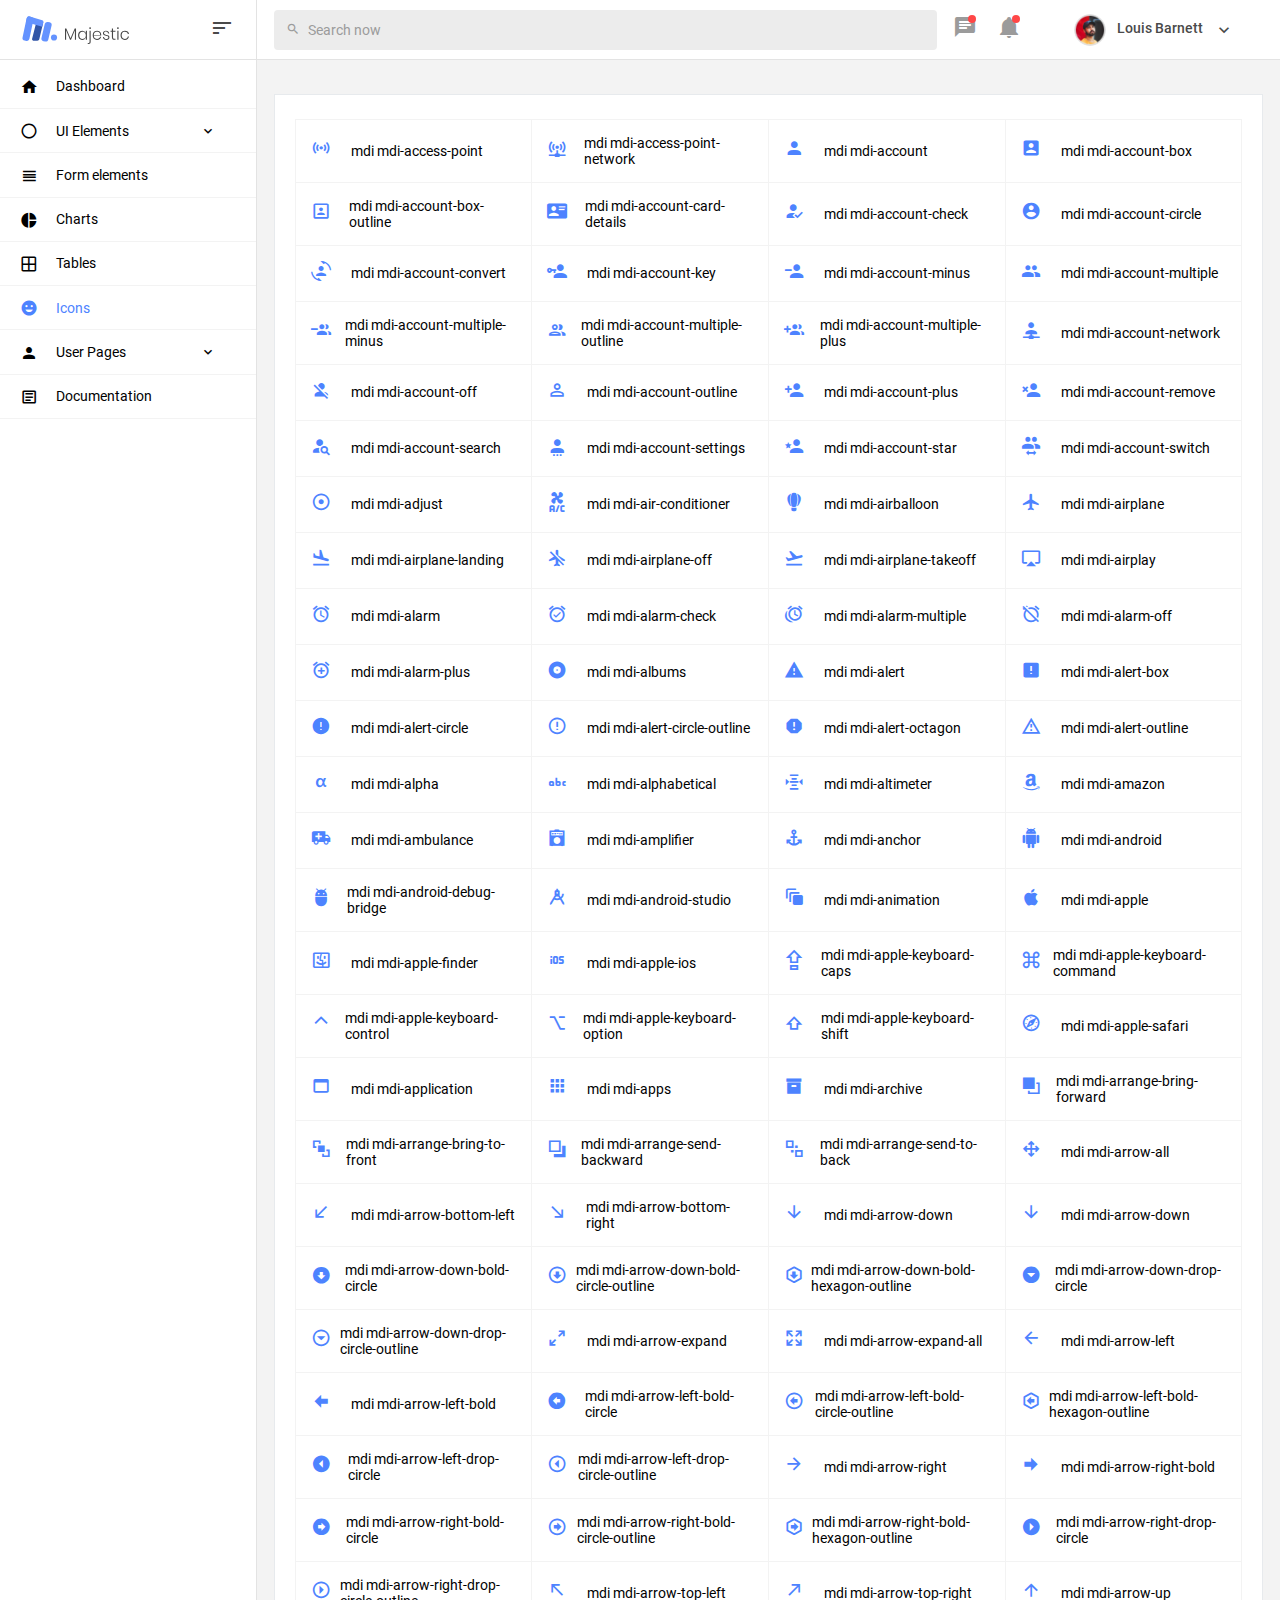
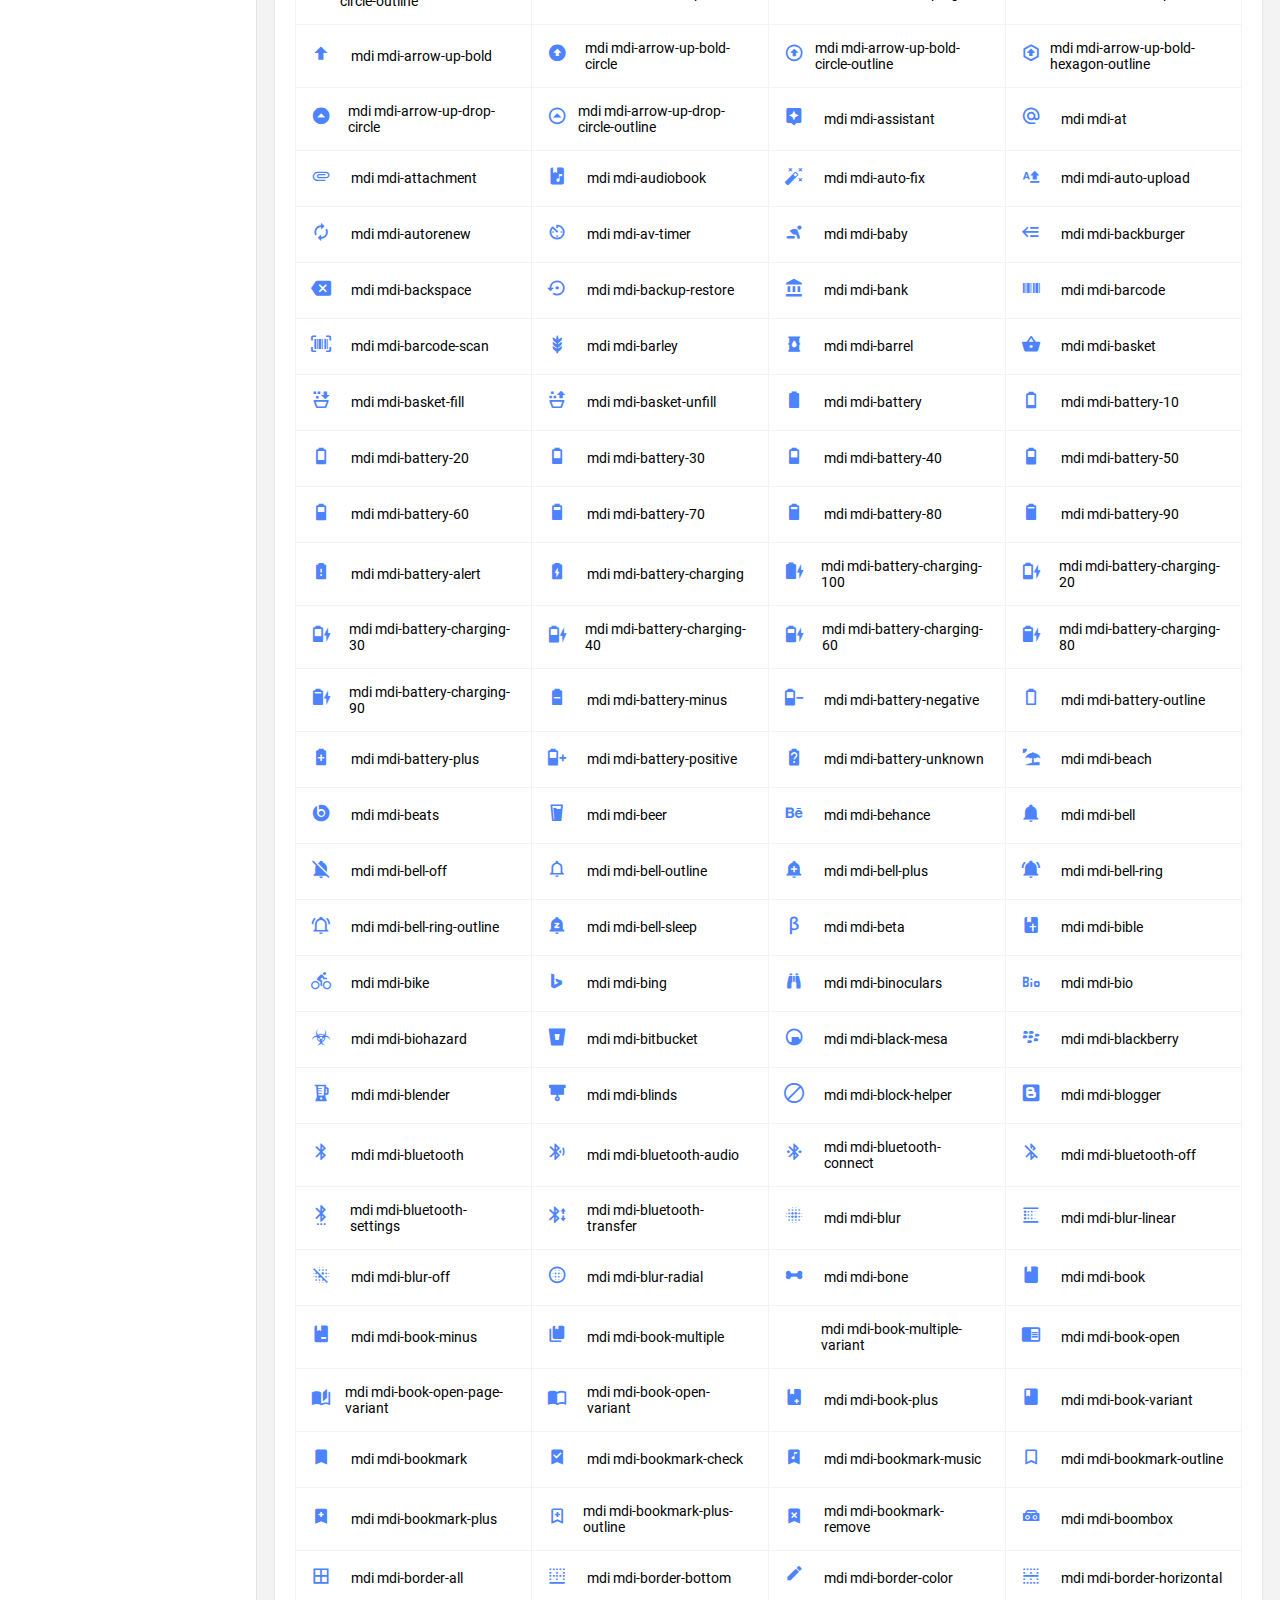
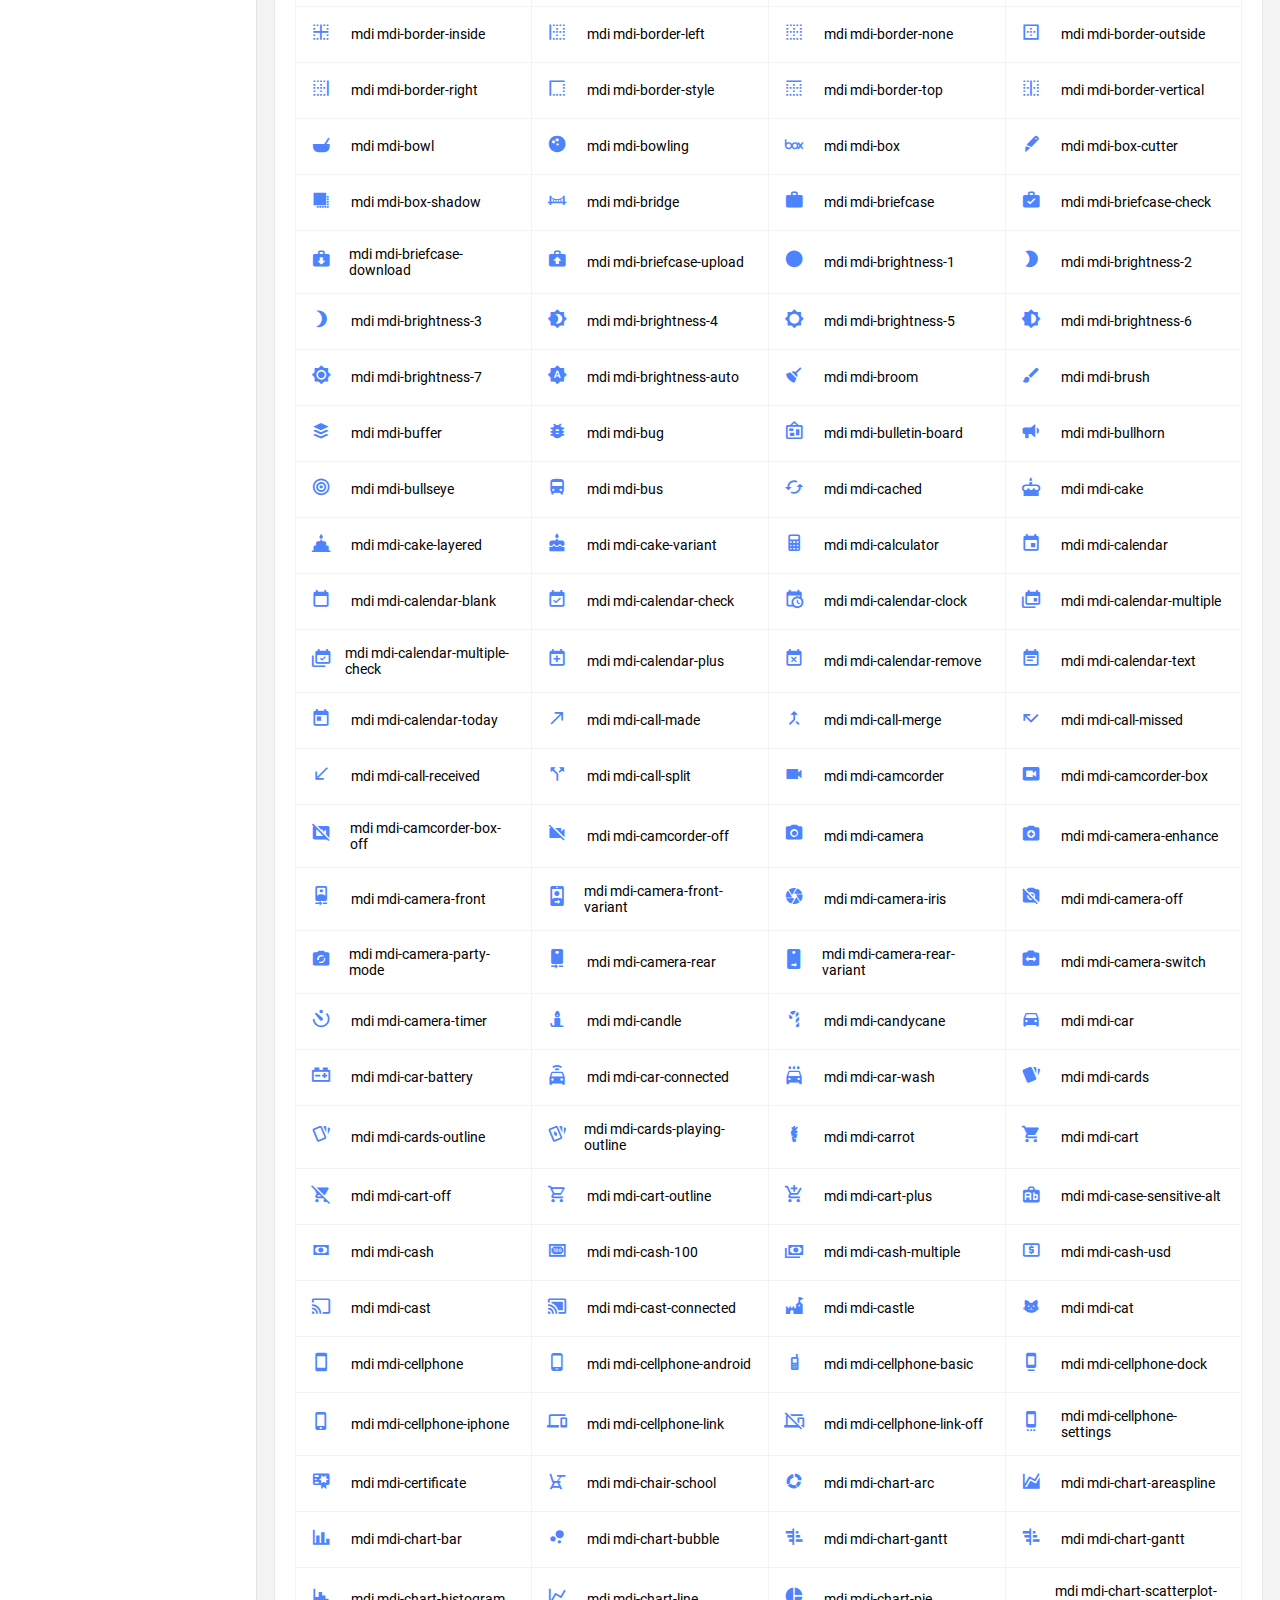
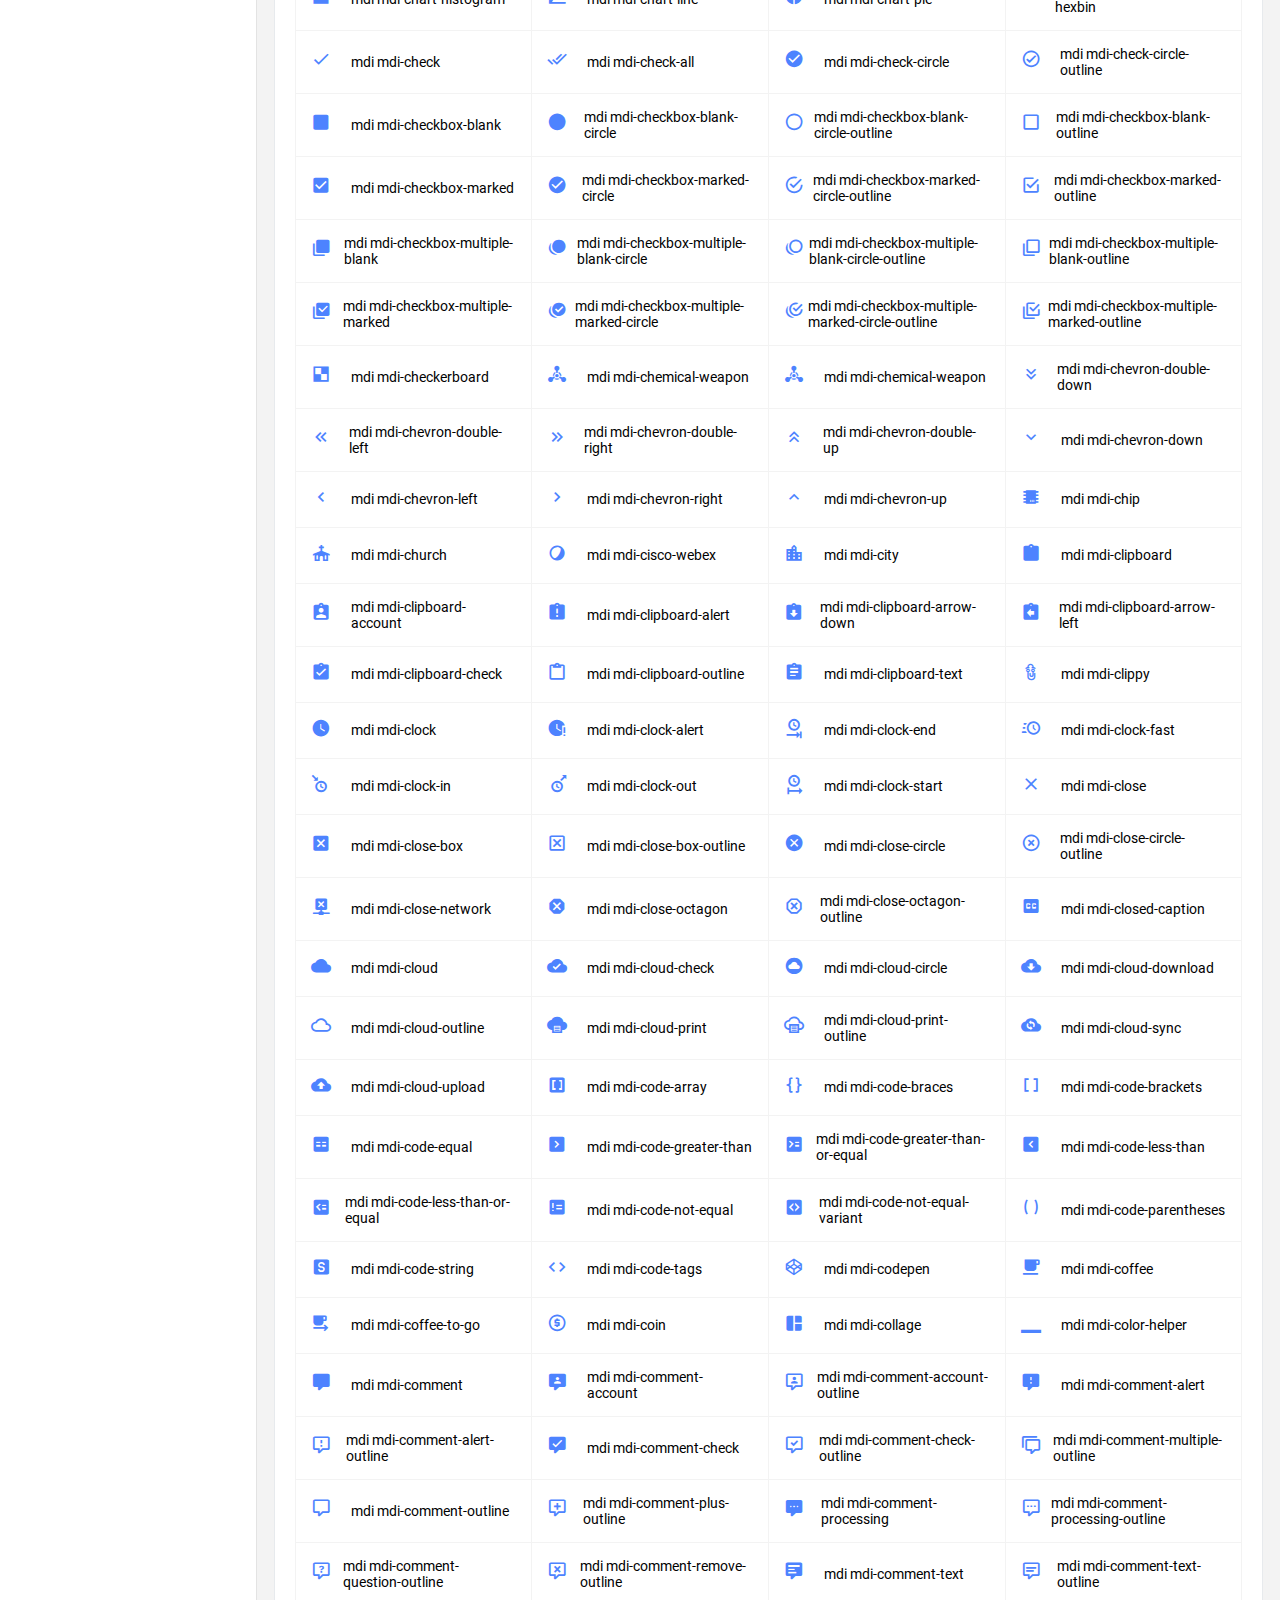
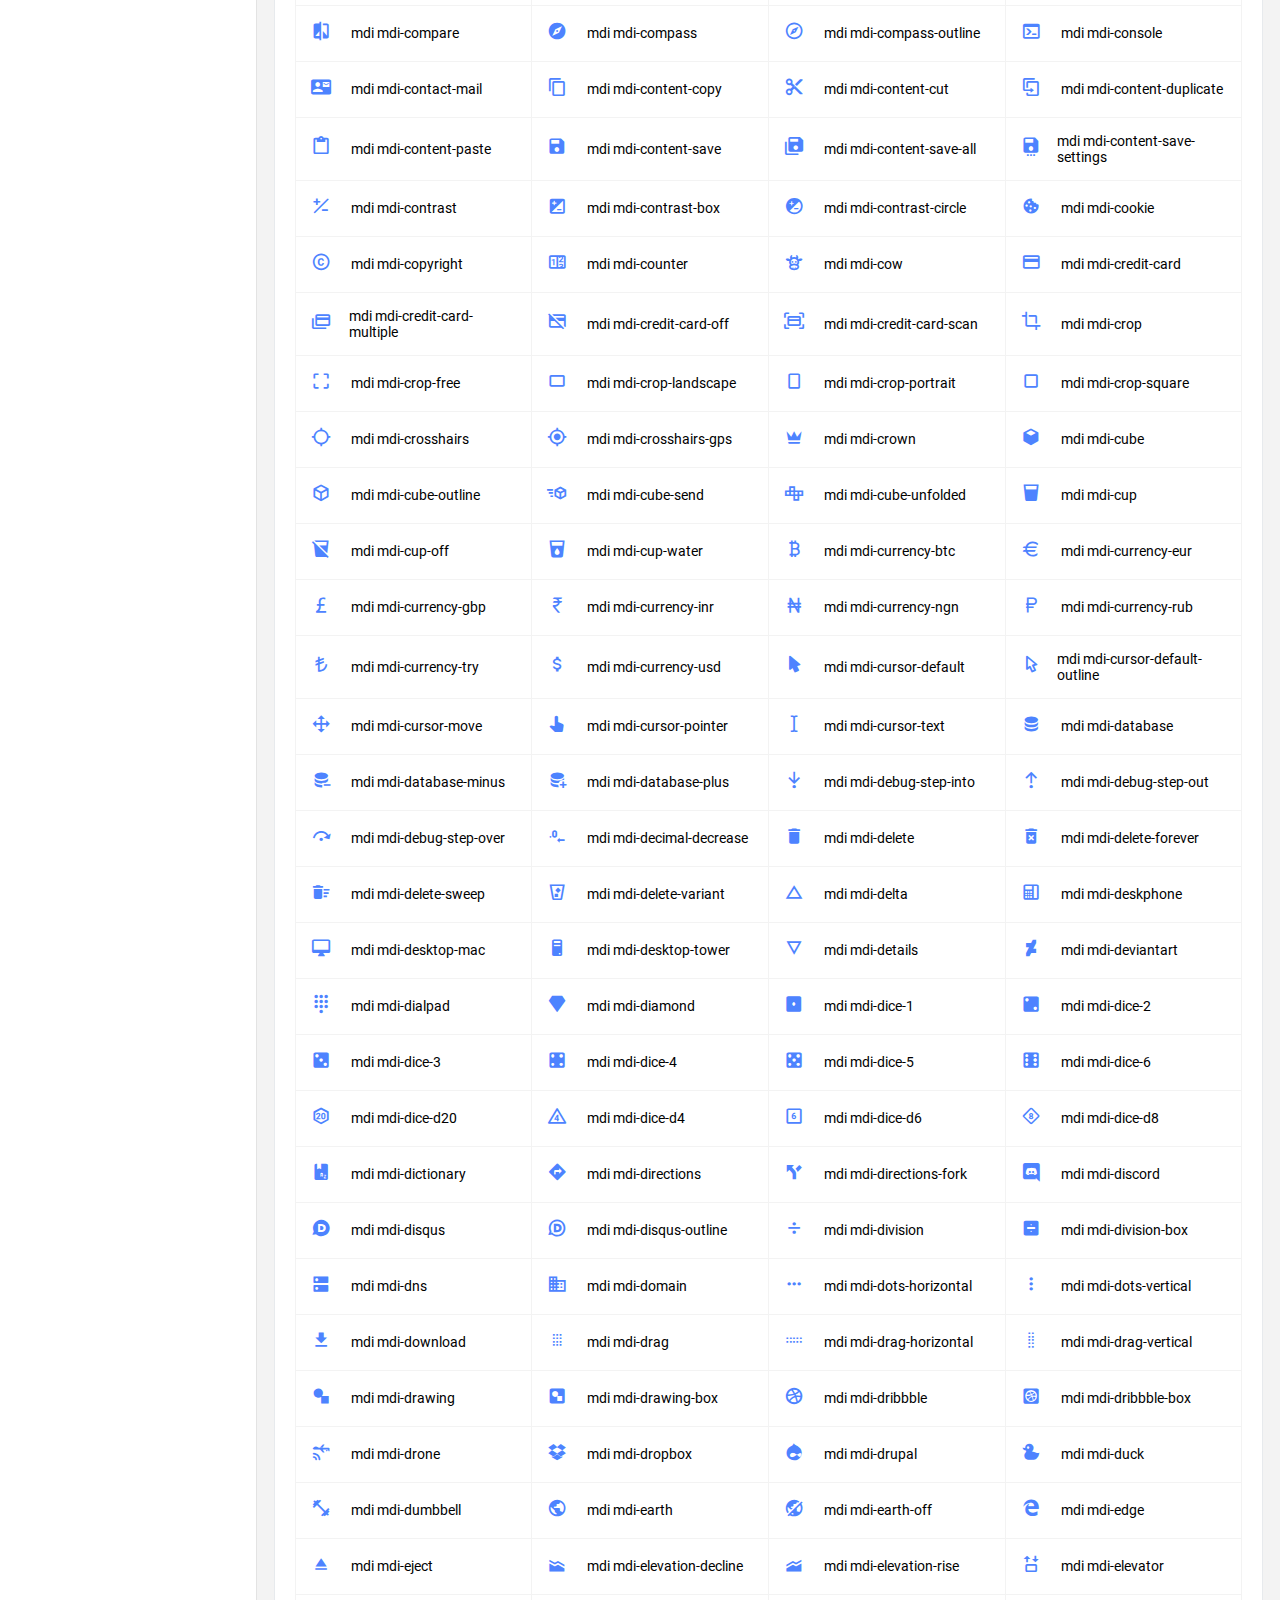
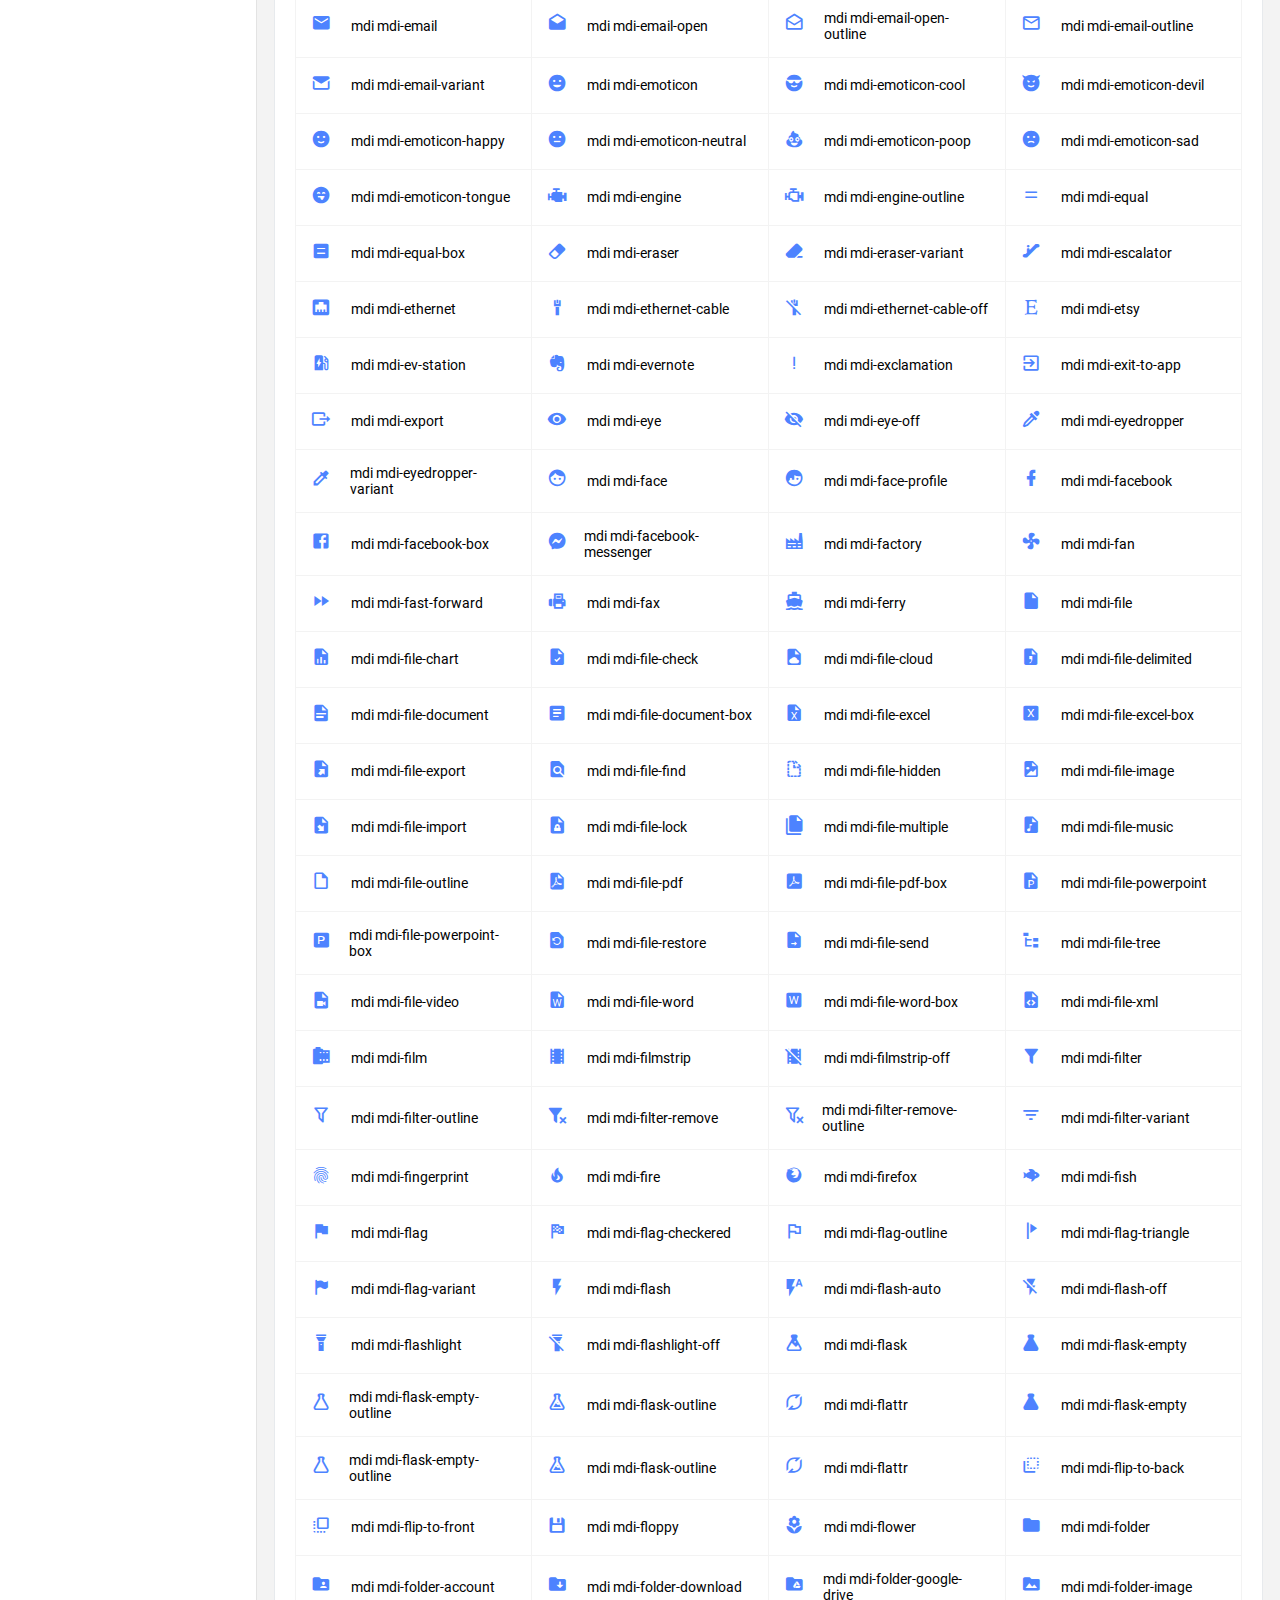
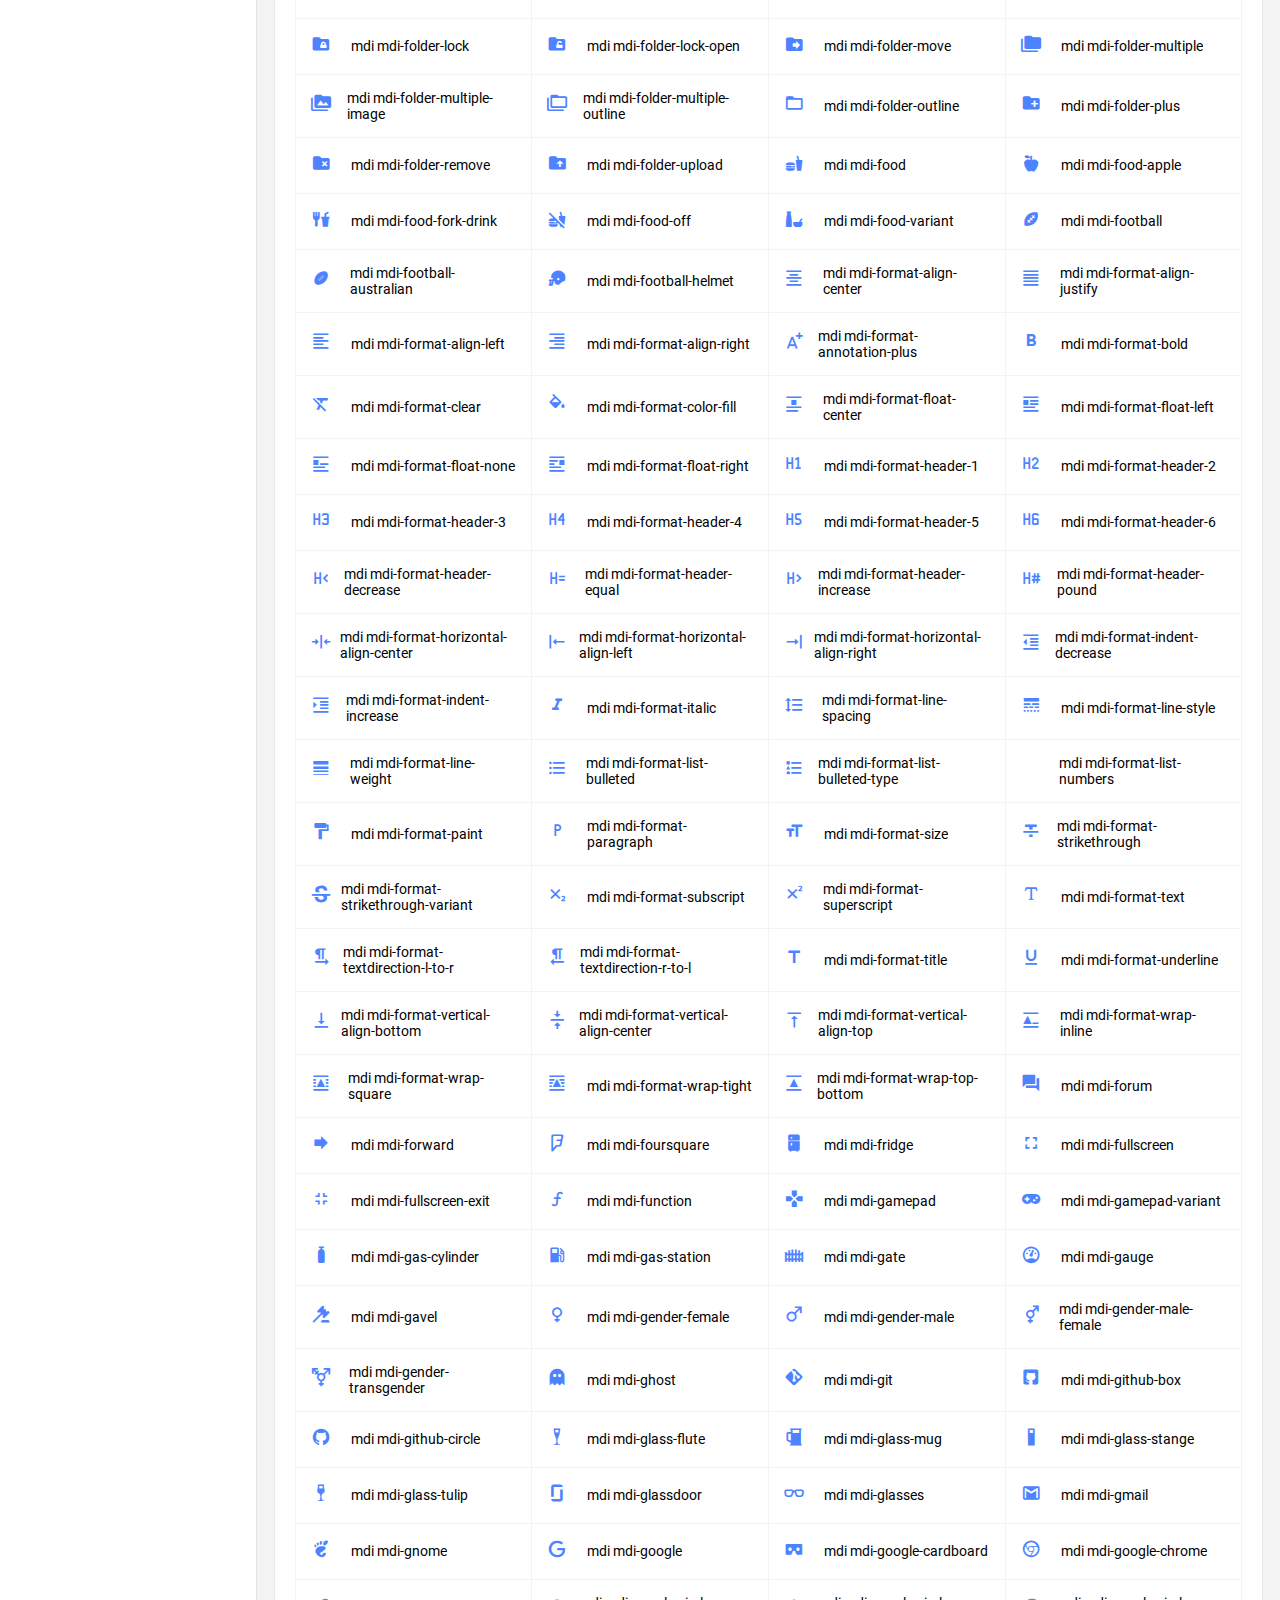
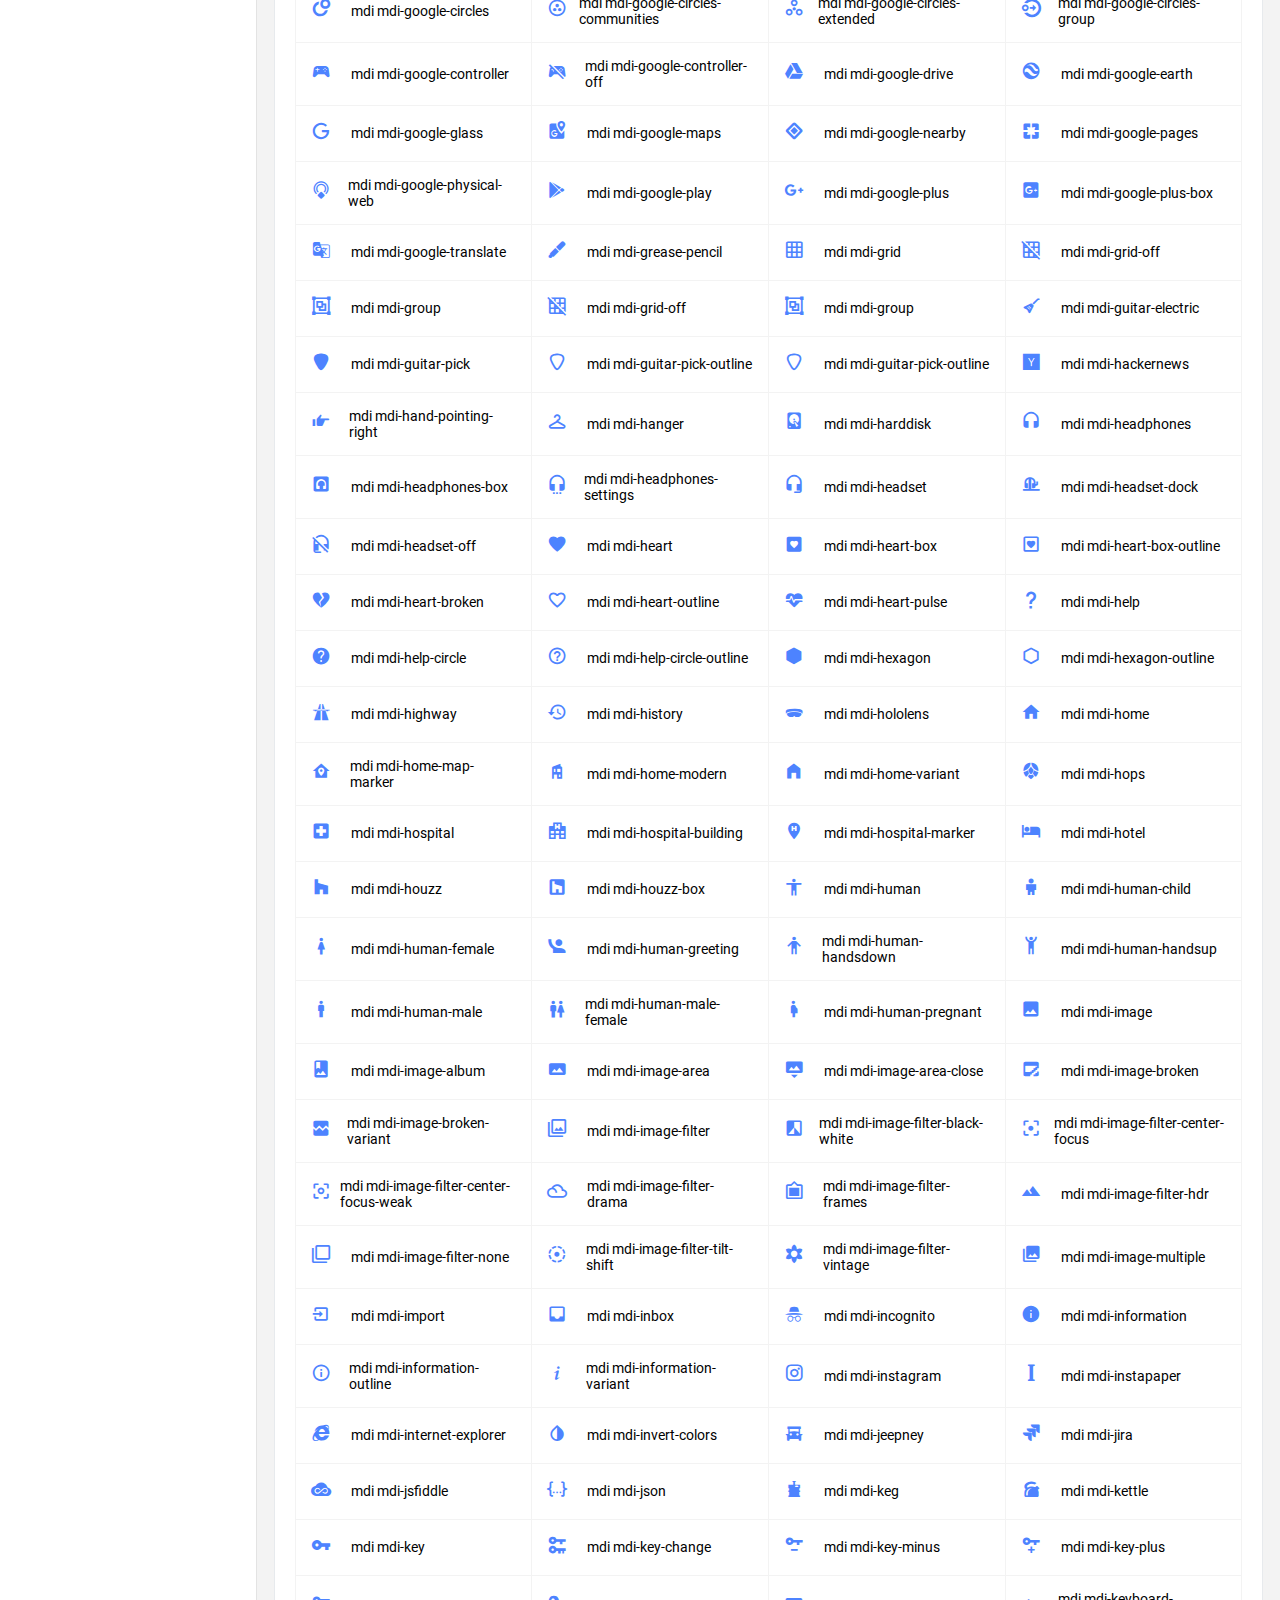
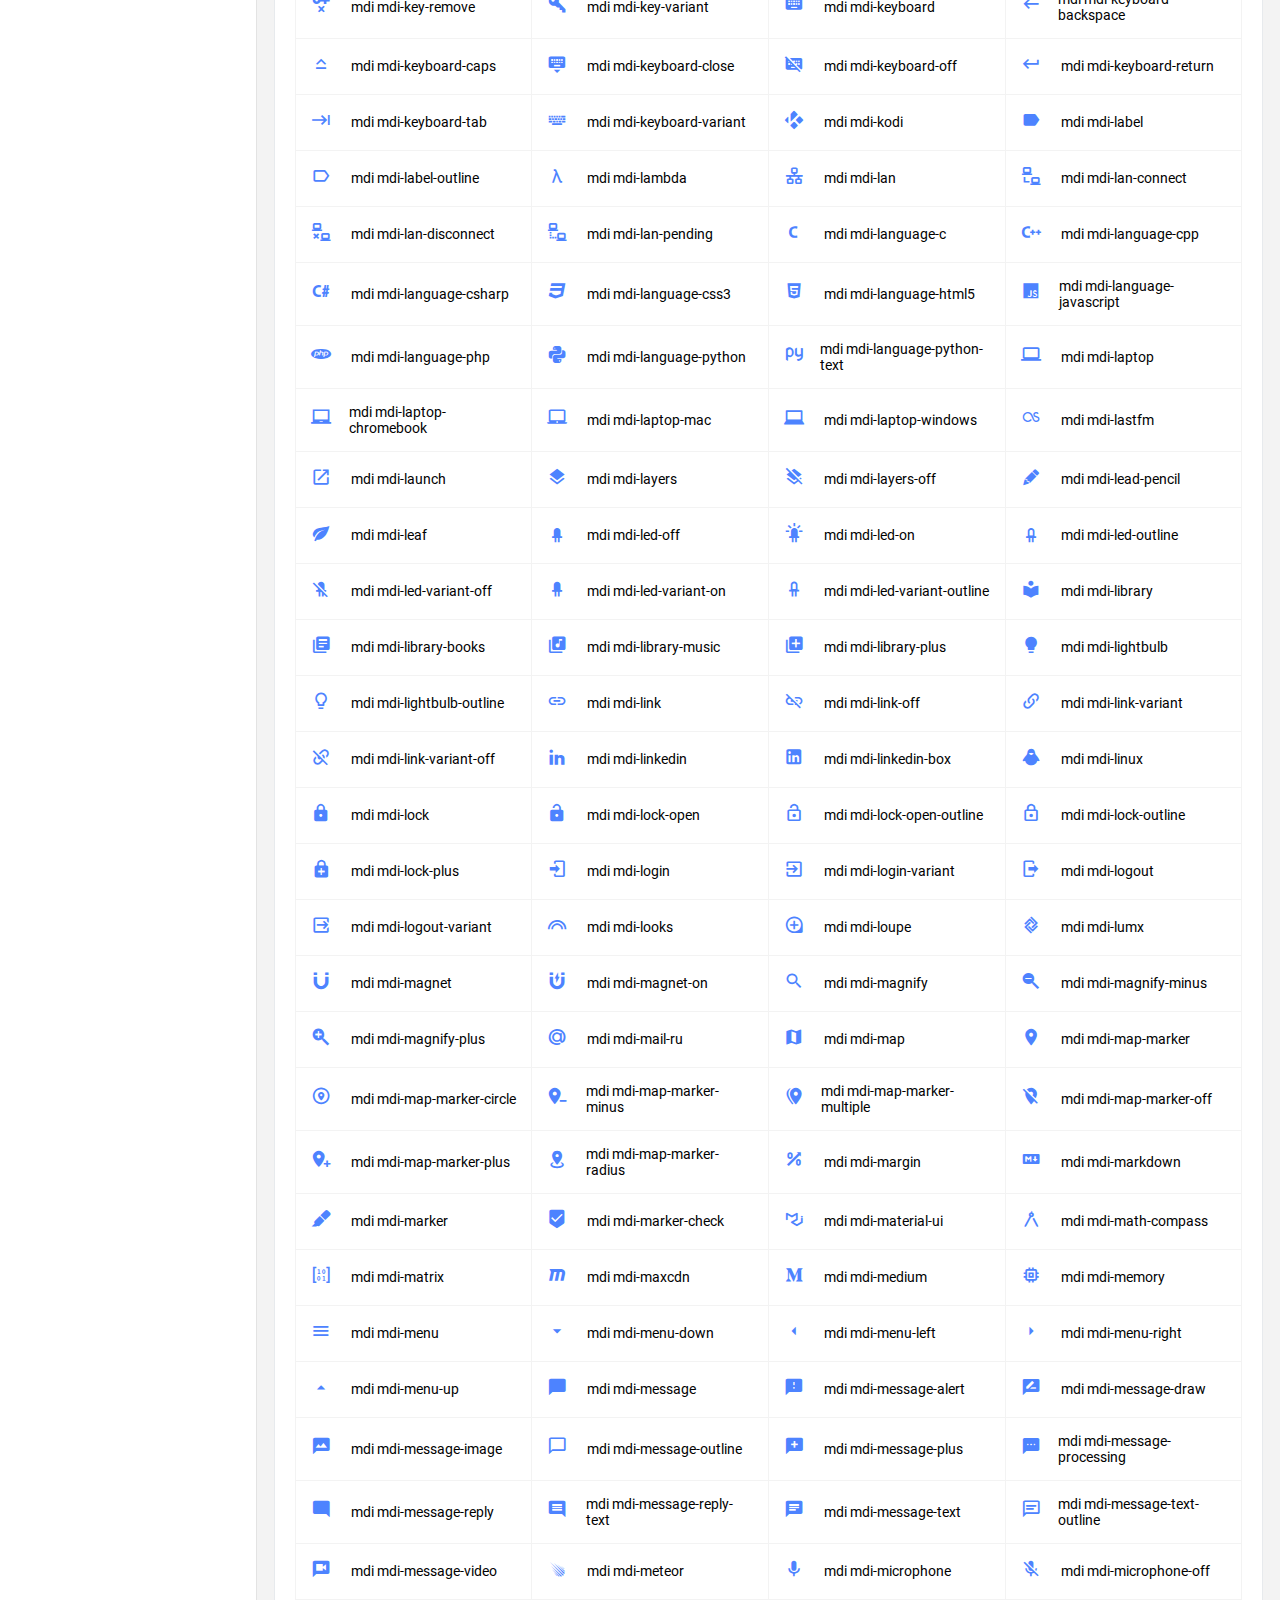
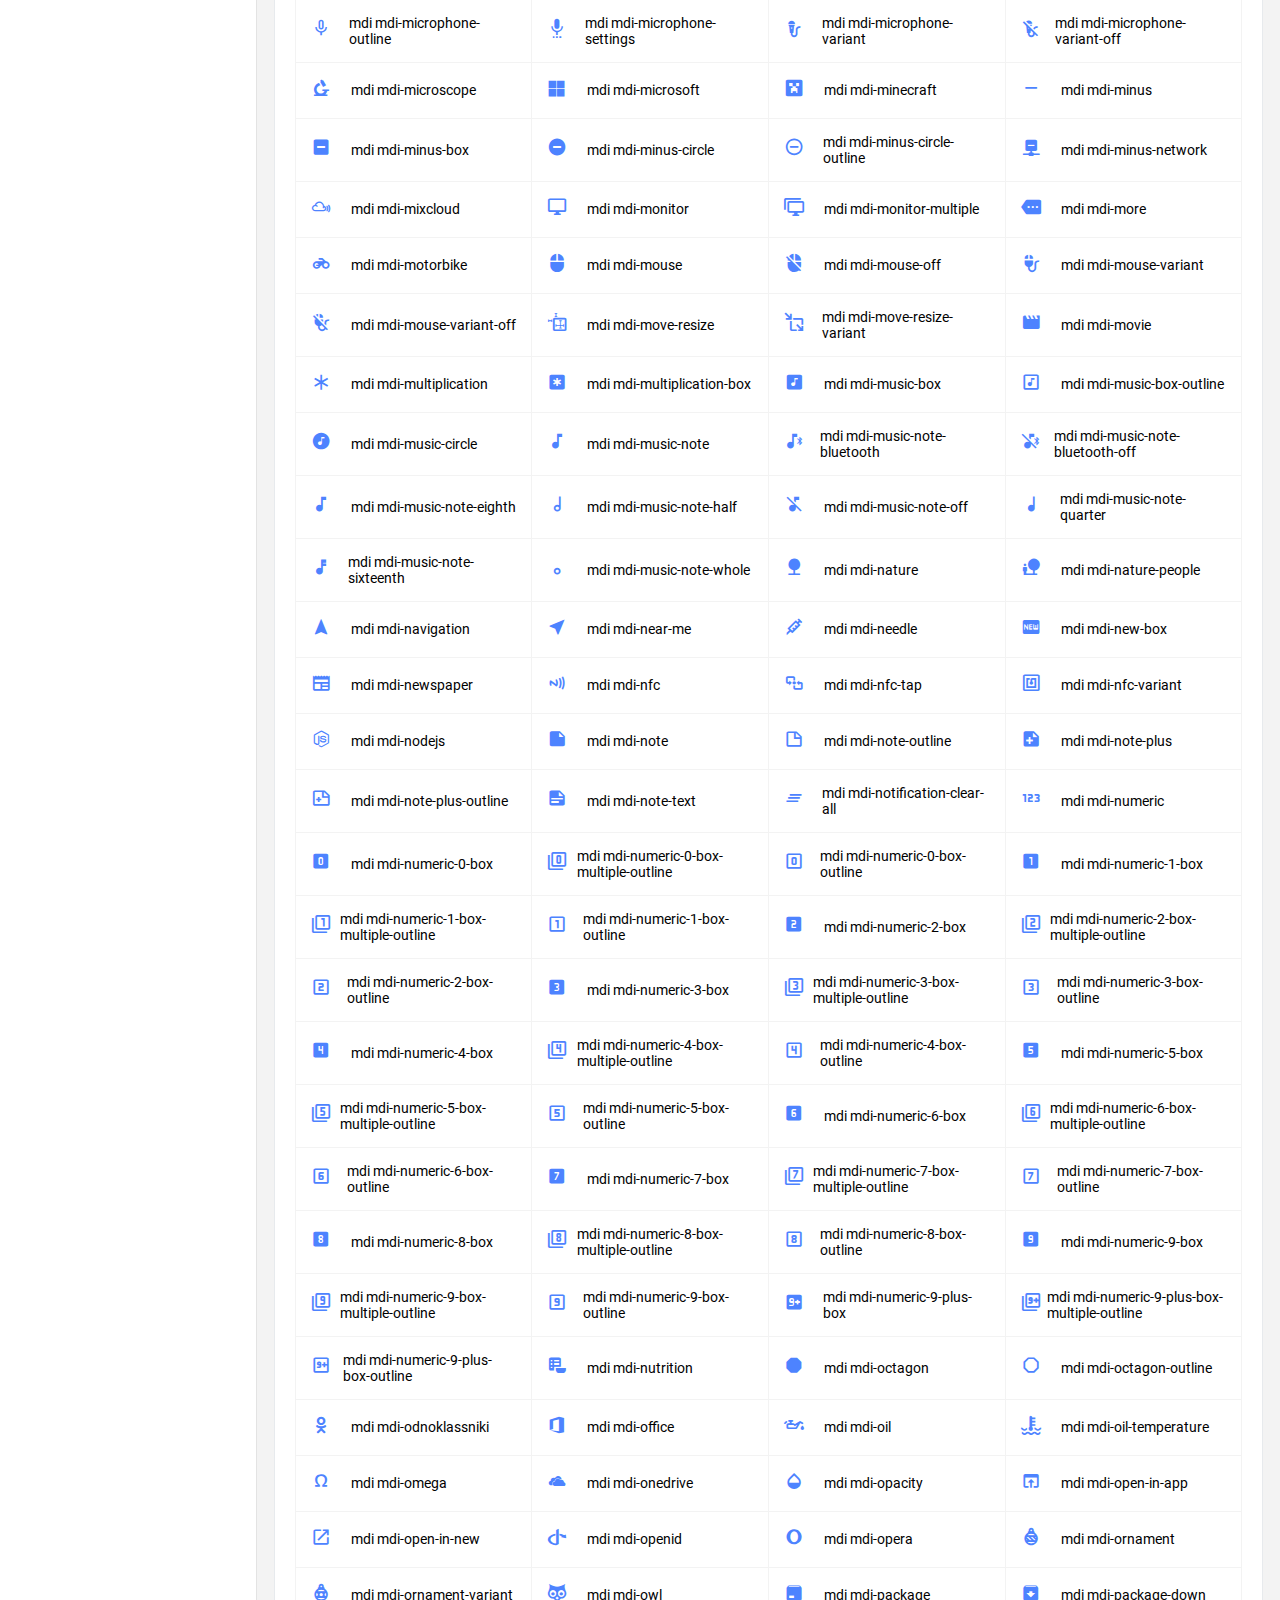
<file: src/main/resources/static/pages/icons/mdi.html>
<!DOCTYPE html>
<html lang="en">

<head>
  <!-- Required meta tags -->
  <meta charset="utf-8">
  <meta name="viewport" content="width=device-width, initial-scale=1, shrink-to-fit=no">
  <title>Majestic Admin</title>
  <!-- plugins:css -->
  <link rel="stylesheet" href="../../vendors/mdi/css/materialdesignicons.min.css">
  <link rel="stylesheet" href="../../vendors/base/vendor.bundle.base.css">
  <!-- endinject -->
  <!-- inject:css -->
  <link rel="stylesheet" href="../../css/style.css">
  <!-- endinject -->
  <link rel="shortcut icon" href="../../images/favicon.png" />
</head>

<body>
  <div class=" container-scroller">
    <!-- partial:../../partials/_navbar.html -->
    <nav class="navbar col-lg-12 col-12 p-0 fixed-top d-flex flex-row">
      <div class="navbar-brand-wrapper d-flex justify-content-center">
        <div class="navbar-brand-inner-wrapper d-flex justify-content-between align-items-center w-100">  
          <a class="navbar-brand brand-logo" href="../../index.html"><img src="../../images/logo.svg" alt="logo"/></a>
          <a class="navbar-brand brand-logo-mini" href="../../index.html"><img src="../../images/logo-mini.svg" alt="logo"/></a>
          <button class="navbar-toggler navbar-toggler align-self-center" type="button" data-toggle="minimize">
            <span class="mdi mdi-sort-variant"></span>
          </button>
        </div>  
      </div>
      <div class="navbar-menu-wrapper d-flex align-items-center justify-content-end">
        <ul class="navbar-nav mr-lg-4 w-100">
          <li class="nav-item nav-search d-none d-lg-block w-100">
            <div class="input-group">
              <div class="input-group-prepend">
                <span class="input-group-text" id="search">
                  <i class="mdi mdi-magnify"></i>
                </span>
              </div>
              <input type="text" class="form-control" placeholder="Search now" aria-label="search" aria-describedby="search">
            </div>
          </li>
        </ul>
        <ul class="navbar-nav navbar-nav-right">
          <li class="nav-item dropdown me-1">
            <a class="nav-link count-indicator dropdown-toggle d-flex justify-content-center align-items-center" id="messageDropdown" href="#" data-bs-toggle="dropdown">
              <i class="mdi mdi-message-text mx-0"></i>
              <span class="count"></span>
            </a>
            <div class="dropdown-menu dropdown-menu-right navbar-dropdown" aria-labelledby="messageDropdown">
              <p class="mb-0 font-weight-normal float-left dropdown-header">Messages</p>
              <a class="dropdown-item">
                <div class="item-thumbnail">
                    <img src="../../images/faces/face4.jpg" alt="image" class="profile-pic">
                </div>
                <div class="item-content flex-grow">
                  <h6 class="ellipsis font-weight-normal">David Grey
                  </h6>
                  <p class="font-weight-light small-text text-muted mb-0">
                    The meeting is cancelled
                  </p>
                </div>
              </a>
              <a class="dropdown-item">
                <div class="item-thumbnail">
                    <img src="../../images/faces/face2.jpg" alt="image" class="profile-pic">
                </div>
                <div class="item-content flex-grow">
                  <h6 class="ellipsis font-weight-normal">Tim Cook
                  </h6>
                  <p class="font-weight-light small-text text-muted mb-0">
                    New product launch
                  </p>
                </div>
              </a>
              <a class="dropdown-item">
                <div class="item-thumbnail">
                    <img src="../../images/faces/face3.jpg" alt="image" class="profile-pic">
                </div>
                <div class="item-content flex-grow">
                  <h6 class="ellipsis font-weight-normal"> Johnson
                  </h6>
                  <p class="font-weight-light small-text text-muted mb-0">
                    Upcoming board meeting
                  </p>
                </div>
              </a>
            </div>
          </li>
          <li class="nav-item dropdown me-4">
            <a class="nav-link count-indicator dropdown-toggle d-flex align-items-center justify-content-center notification-dropdown" id="notificationDropdown" href="#" data-bs-toggle="dropdown">
              <i class="mdi mdi-bell mx-0"></i>
              <span class="count"></span>
            </a>
            <div class="dropdown-menu dropdown-menu-right navbar-dropdown" aria-labelledby="notificationDropdown">
              <p class="mb-0 font-weight-normal float-left dropdown-header">Notifications</p>
              <a class="dropdown-item">
                <div class="item-thumbnail">
                  <div class="item-icon bg-success">
                    <i class="mdi mdi-information mx-0"></i>
                  </div>
                </div>
                <div class="item-content">
                  <h6 class="font-weight-normal">Application Error</h6>
                  <p class="font-weight-light small-text mb-0 text-muted">
                    Just now
                  </p>
                </div>
              </a>
              <a class="dropdown-item">
                <div class="item-thumbnail">
                  <div class="item-icon bg-warning">
                    <i class="mdi mdi-settings mx-0"></i>
                  </div>
                </div>
                <div class="item-content">
                  <h6 class="font-weight-normal">Settings</h6>
                  <p class="font-weight-light small-text mb-0 text-muted">
                    Private message
                  </p>
                </div>
              </a>
              <a class="dropdown-item">
                <div class="item-thumbnail">
                  <div class="item-icon bg-info">
                    <i class="mdi mdi-account-box mx-0"></i>
                  </div>
                </div>
                <div class="item-content">
                  <h6 class="font-weight-normal">New user registration</h6>
                  <p class="font-weight-light small-text mb-0 text-muted">
                    2 days ago
                  </p>
                </div>
              </a>
            </div>
          </li>
          <li class="nav-item nav-profile dropdown">
            <a class="nav-link dropdown-toggle" href="#" data-bs-toggle="dropdown" id="profileDropdown">
              <img src="../../images/faces/face5.jpg" alt="profile"/>
              <span class="nav-profile-name">Louis Barnett</span>
            </a>
            <div class="dropdown-menu dropdown-menu-right navbar-dropdown" aria-labelledby="profileDropdown">
              <a class="dropdown-item">
                <i class="mdi mdi-settings text-primary"></i>
                Settings
              </a>
              <a class="dropdown-item">
                <i class="mdi mdi-logout text-primary"></i>
                Logout
              </a>
            </div>
          </li>
        </ul>
        <button class="navbar-toggler navbar-toggler-right d-lg-none align-self-center" type="button" data-toggle="offcanvas">
          <span class="mdi mdi-menu"></span>
        </button>
      </div>
    </nav>
    <!-- partial -->
    <div class="container-fluid page-body-wrapper">
      <!-- partial:../../partials/_sidebar.html -->
      <nav class="sidebar sidebar-offcanvas" id="sidebar">
        <ul class="nav">
          <li class="nav-item">
            <a class="nav-link" href="../../index.html">
              <i class="mdi mdi-home menu-icon"></i>
              <span class="menu-title">Dashboard</span>
            </a>
          </li>
          <li class="nav-item">
            <a class="nav-link" data-bs-toggle="collapse" href="#ui-basic" aria-expanded="false" aria-controls="ui-basic">
              <i class="mdi mdi-circle-outline menu-icon"></i>
              <span class="menu-title">UI Elements</span>
              <i class="menu-arrow"></i>
            </a>
            <div class="collapse" id="ui-basic">
              <ul class="nav flex-column sub-menu">
                <li class="nav-item"> <a class="nav-link" href="../../pages/ui-features/buttons.html">Buttons</a></li>
                <li class="nav-item"> <a class="nav-link" href="../../pages/ui-features/typography.html">Typography</a></li>
              </ul>
            </div>
          </li>
          <li class="nav-item">
            <a class="nav-link" href="../../pages/forms/basic_elements.html">
              <i class="mdi mdi-view-headline menu-icon"></i>
              <span class="menu-title">Form elements</span>
            </a>
          </li>
          <li class="nav-item">
            <a class="nav-link" href="../../pages/charts/chartjs.html">
              <i class="mdi mdi-chart-pie menu-icon"></i>
              <span class="menu-title">Charts</span>
            </a>
          </li>
          <li class="nav-item">
            <a class="nav-link" href="../../pages/tables/basic-table.html">
              <i class="mdi mdi-grid-large menu-icon"></i>
              <span class="menu-title">Tables</span>
            </a>
          </li>
          <li class="nav-item">
            <a class="nav-link" href="../../pages/icons/mdi.html">
              <i class="mdi mdi-emoticon menu-icon"></i>
              <span class="menu-title">Icons</span>
            </a>
          </li>
          <li class="nav-item">
            <a class="nav-link" data-bs-toggle="collapse" href="#auth" aria-expanded="false" aria-controls="auth">
              <i class="mdi mdi-account menu-icon"></i>
              <span class="menu-title">User Pages</span>
              <i class="menu-arrow"></i>
            </a>
            <div class="collapse" id="auth">
              <ul class="nav flex-column sub-menu">
                <li class="nav-item"> <a class="nav-link" href="../../pages/samples/login.html"> Login </a></li>
                <li class="nav-item"> <a class="nav-link" href="../../pages/samples/login-2.html"> Login 2 </a></li>
                <li class="nav-item"> <a class="nav-link" href="../../pages/samples/register.html"> Register </a></li>
                <li class="nav-item"> <a class="nav-link" href="../../pages/samples/register-2.html"> Register 2 </a></li>
                <li class="nav-item"> <a class="nav-link" href="../../pages/samples/lock-screen.html"> Lockscreen </a></li>
              </ul>
            </div>
          </li>
          <li class="nav-item">
            <a class="nav-link" href="../../documentation/documentation.html">
              <i class="mdi mdi-file-document-box-outline menu-icon"></i>
              <span class="menu-title">Documentation</span>
            </a>
          </li>
        </ul>
      </nav>
      <!-- partial -->
      <div class="main-panel">        
        <div class="content-wrapper">
          <div class="row">
            <div class="col-lg-12 grid-margin">
              <div class="card">
                <div class="card-body">
                  <div class="row icons-list">
                    <div class="col-sm-6 col-md-4 col-lg-3">
                        <i class="mdi mdi-access-point"></i> mdi mdi-access-point
                    </div>
                    <div class="col-sm-6 col-md-4 col-lg-3">
                        <i class="mdi mdi-access-point-network"></i> mdi mdi-access-point-network
                    </div>
                    <div class="col-sm-6 col-md-4 col-lg-3">
                        <i class="mdi mdi-account"></i> mdi mdi-account
                    </div>
                    <div class="col-sm-6 col-md-4 col-lg-3">
                        <i class="mdi mdi-account-box"></i> mdi mdi-account-box
                    </div>
                    <div class="col-sm-6 col-md-4 col-lg-3">
                        <i class="mdi mdi-account-box-outline"></i> mdi mdi-account-box-outline
                    </div>
                    <div class="col-sm-6 col-md-4 col-lg-3">
                        <i class="mdi mdi-account-card-details"></i> mdi mdi-account-card-details
                    </div>
                    <div class="col-sm-6 col-md-4 col-lg-3">
                        <i class="mdi mdi-account-check"></i> mdi mdi-account-check
                    </div>
                    <div class="col-sm-6 col-md-4 col-lg-3">
                        <i class="mdi mdi-account-circle"></i> mdi mdi-account-circle
                    </div>
                    <div class="col-sm-6 col-md-4 col-lg-3">
                        <i class="mdi mdi-account-convert"></i> mdi mdi-account-convert
                    </div>
                    <div class="col-sm-6 col-md-4 col-lg-3">
                        <i class="mdi mdi-account-key"></i> mdi mdi-account-key
                    </div>
                    <div class="col-sm-6 col-md-4 col-lg-3">
                        <i class="mdi mdi-account-minus"></i> mdi mdi-account-minus
                    </div>
                    <div class="col-sm-6 col-md-4 col-lg-3">
                        <i class="mdi mdi-account-multiple"></i> mdi mdi-account-multiple
                    </div>
                    <div class="col-sm-6 col-md-4 col-lg-3">
                        <i class="mdi mdi-account-multiple-minus"></i> mdi mdi-account-multiple-minus
                    </div>
                    <div class="col-sm-6 col-md-4 col-lg-3">
                        <i class="mdi mdi-account-multiple-outline"></i> mdi mdi-account-multiple-outline
                    </div>
                    <div class="col-sm-6 col-md-4 col-lg-3">
                        <i class="mdi mdi-account-multiple-plus"></i> mdi mdi-account-multiple-plus
                    </div>
                    <div class="col-sm-6 col-md-4 col-lg-3">
                        <i class="mdi mdi-account-network"></i> mdi mdi-account-network
                    </div>
                    <div class="col-sm-6 col-md-4 col-lg-3">
                        <i class="mdi mdi-account-off"></i> mdi mdi-account-off
                    </div>
                    <div class="col-sm-6 col-md-4 col-lg-3">
                        <i class="mdi mdi-account-outline"></i> mdi mdi-account-outline
                    </div>
                    <div class="col-sm-6 col-md-4 col-lg-3">
                        <i class="mdi mdi-account-plus"></i> mdi mdi-account-plus
                    </div>
                    <div class="col-sm-6 col-md-4 col-lg-3">
                        <i class="mdi mdi-account-remove"></i> mdi mdi-account-remove
                    </div>
                    <div class="col-sm-6 col-md-4 col-lg-3">
                        <i class="mdi mdi-account-search"></i> mdi mdi-account-search
                    </div>
                    <div class="col-sm-6 col-md-4 col-lg-3">
                        <i class="mdi mdi-account-settings"></i> mdi mdi-account-settings
                    </div>
                    <div class="col-sm-6 col-md-4 col-lg-3">
                        <i class="mdi mdi-account-star"></i> mdi mdi-account-star
                    </div>
                    <div class="col-sm-6 col-md-4 col-lg-3">
                        <i class="mdi mdi-account-switch"></i> mdi mdi-account-switch
                    </div>
                    <div class="col-sm-6 col-md-4 col-lg-3">
                        <i class="mdi mdi-adjust"></i> mdi mdi-adjust
                    </div>
                    <div class="col-sm-6 col-md-4 col-lg-3">
                        <i class="mdi mdi-air-conditioner"></i> mdi mdi-air-conditioner
                    </div>
                    <div class="col-sm-6 col-md-4 col-lg-3">
                        <i class="mdi mdi-airballoon"></i> mdi mdi-airballoon
                    </div>
                    <div class="col-sm-6 col-md-4 col-lg-3">
                        <i class="mdi mdi-airplane"></i> mdi mdi-airplane
                    </div>
                    <div class="col-sm-6 col-md-4 col-lg-3">
                        <i class="mdi mdi-airplane-landing"></i> mdi mdi-airplane-landing
                    </div>
                    <div class="col-sm-6 col-md-4 col-lg-3">
                        <i class="mdi mdi-airplane-off"></i> mdi mdi-airplane-off
                    </div>
                    <div class="col-sm-6 col-md-4 col-lg-3">
                        <i class="mdi mdi-airplane-takeoff"></i> mdi mdi-airplane-takeoff
                    </div>
                    <div class="col-sm-6 col-md-4 col-lg-3">
                        <i class="mdi mdi-airplay"></i> mdi mdi-airplay
                    </div>
                    <div class="col-sm-6 col-md-4 col-lg-3">
                        <i class="mdi mdi-alarm"></i> mdi mdi-alarm
                    </div>
                    <div class="col-sm-6 col-md-4 col-lg-3">
                        <i class="mdi mdi-alarm-check"></i> mdi mdi-alarm-check
                    </div>
                    <div class="col-sm-6 col-md-4 col-lg-3">
                        <i class="mdi mdi-alarm-multiple"></i> mdi mdi-alarm-multiple
                    </div>
                    <div class="col-sm-6 col-md-4 col-lg-3">
                        <i class="mdi mdi-alarm-off"></i> mdi mdi-alarm-off
                    </div>
                    <div class="col-sm-6 col-md-4 col-lg-3">
                        <i class="mdi mdi-alarm-plus"></i> mdi mdi-alarm-plus
                    </div>
                    <div class="col-sm-6 col-md-4 col-lg-3">
                        <i class="mdi mdi-album"></i> mdi mdi-albums
                    </div>
                    <div class="col-sm-6 col-md-4 col-lg-3">
                        <i class="mdi mdi-alert"></i> mdi mdi-alert
                    </div>
                    <div class="col-sm-6 col-md-4 col-lg-3">
                        <i class="mdi mdi-alert-box"></i> mdi mdi-alert-box
                    </div>
                    <div class="col-sm-6 col-md-4 col-lg-3">
                        <i class="mdi mdi-alert-circle"></i> mdi mdi-alert-circle
                    </div>
                    <div class="col-sm-6 col-md-4 col-lg-3">
                        <i class="mdi mdi-alert-circle-outline"></i> mdi mdi-alert-circle-outline
                    </div>
                    <div class="col-sm-6 col-md-4 col-lg-3">
                        <i class="mdi mdi-alert-octagon"></i> mdi mdi-alert-octagon
                    </div>
                    <div class="col-sm-6 col-md-4 col-lg-3">
                        <i class="mdi mdi-alert-outline"></i> mdi mdi-alert-outline
                    </div>
                    <div class="col-sm-6 col-md-4 col-lg-3">
                        <i class="mdi mdi-alpha"></i> mdi mdi-alpha
                    </div>
                    <div class="col-sm-6 col-md-4 col-lg-3">
                        <i class="mdi mdi-alphabetical"></i> mdi mdi-alphabetical
                    </div>
                    <div class="col-sm-6 col-md-4 col-lg-3">
                        <i class="mdi mdi-altimeter"></i> mdi mdi-altimeter
                    </div>
                    <div class="col-sm-6 col-md-4 col-lg-3">
                        <i class="mdi mdi-amazon"></i> mdi mdi-amazon
                    </div>
                    <div class="col-sm-6 col-md-4 col-lg-3">
                        <i class="mdi mdi-ambulance"></i> mdi mdi-ambulance
                    </div>
                    <div class="col-sm-6 col-md-4 col-lg-3">
                        <i class="mdi mdi-amplifier"></i> mdi mdi-amplifier
                    </div>
                    <div class="col-sm-6 col-md-4 col-lg-3">
                        <i class="mdi mdi-anchor"></i> mdi mdi-anchor
                    </div>
                    <div class="col-sm-6 col-md-4 col-lg-3">
                        <i class="mdi mdi-android"></i> mdi mdi-android
                    </div>
                    <div class="col-sm-6 col-md-4 col-lg-3">
                        <i class="mdi mdi-android-debug-bridge"></i> mdi mdi-android-debug-bridge
                    </div>
                    <div class="col-sm-6 col-md-4 col-lg-3">
                        <i class="mdi mdi-android-studio"></i> mdi mdi-android-studio
                    </div>
                    <div class="col-sm-6 col-md-4 col-lg-3">
                        <i class="mdi mdi-animation"></i> mdi mdi-animation
                    </div>
                    <div class="col-sm-6 col-md-4 col-lg-3">
                        <i class="mdi mdi-apple"></i> mdi mdi-apple
                    </div>
                    <div class="col-sm-6 col-md-4 col-lg-3">
                        <i class="mdi mdi-apple-finder"></i> mdi mdi-apple-finder
                    </div>
                    <div class="col-sm-6 col-md-4 col-lg-3">
                        <i class="mdi mdi-apple-ios"></i> mdi mdi-apple-ios
                    </div>
                    <div class="col-sm-6 col-md-4 col-lg-3">
                        <i class="mdi mdi-apple-keyboard-caps"></i> mdi mdi-apple-keyboard-caps
                    </div>
                    <div class="col-sm-6 col-md-4 col-lg-3">
                        <i class="mdi mdi-apple-keyboard-command"></i> mdi mdi-apple-keyboard-command
                    </div>
                    <div class="col-sm-6 col-md-4 col-lg-3">
                        <i class="mdi mdi-apple-keyboard-control"></i> mdi mdi-apple-keyboard-control
                    </div>
                    <div class="col-sm-6 col-md-4 col-lg-3">
                        <i class="mdi mdi-apple-keyboard-option"></i> mdi mdi-apple-keyboard-option
                    </div>
                    <div class="col-sm-6 col-md-4 col-lg-3">
                        <i class="mdi mdi-apple-keyboard-shift"></i> mdi mdi-apple-keyboard-shift
                    </div>
                    <div class="col-sm-6 col-md-4 col-lg-3">
                        <i class="mdi mdi-apple-safari"></i> mdi mdi-apple-safari
                    </div>
                    <div class="col-sm-6 col-md-4 col-lg-3">
                        <i class="mdi mdi-application"></i> mdi mdi-application
                    </div>
                    <div class="col-sm-6 col-md-4 col-lg-3">
                        <i class="mdi mdi-apps"></i> mdi mdi-apps
                    </div>
                    <div class="col-sm-6 col-md-4 col-lg-3">
                        <i class="mdi mdi-archive"></i> mdi mdi-archive
                    </div>
                    <div class="col-sm-6 col-md-4 col-lg-3">
                        <i class="mdi mdi-arrange-bring-forward"></i> mdi mdi-arrange-bring-forward
                    </div>
                    <div class="col-sm-6 col-md-4 col-lg-3">
                        <i class="mdi mdi-arrange-bring-to-front"></i> mdi mdi-arrange-bring-to-front
                    </div>
                    <div class="col-sm-6 col-md-4 col-lg-3">
                        <i class="mdi mdi-arrange-send-backward"></i> mdi mdi-arrange-send-backward
                    </div>
                    <div class="col-sm-6 col-md-4 col-lg-3">
                        <i class="mdi mdi-arrange-send-to-back"></i> mdi mdi-arrange-send-to-back
                    </div>
                    <div class="col-sm-6 col-md-4 col-lg-3">
                        <i class="mdi mdi-arrow-all"></i> mdi mdi-arrow-all
                    </div>
                    <div class="col-sm-6 col-md-4 col-lg-3">
                        <i class="mdi mdi-arrow-bottom-left"></i> mdi mdi-arrow-bottom-left
                    </div>
                    <div class="col-sm-6 col-md-4 col-lg-3">
                        <i class="mdi mdi-arrow-bottom-right"></i> mdi mdi-arrow-bottom-right
                    </div>
                    <div class="col-sm-6 col-md-4 col-lg-3">
                        <i class="mdi mdi-arrow-down"></i> mdi mdi-arrow-down
                    </div>
                    <div class="col-sm-6 col-md-4 col-lg-3">
                        <i class="mdi mdi-arrow-down"></i> mdi mdi-arrow-down
                    </div>
                    <div class="col-sm-6 col-md-4 col-lg-3">
                        <i class="mdi mdi-arrow-down-bold-circle"></i> mdi mdi-arrow-down-bold-circle
                    </div>
                    <div class="col-sm-6 col-md-4 col-lg-3">
                        <i class="mdi mdi-arrow-down-bold-circle-outline"></i> mdi mdi-arrow-down-bold-circle-outline
                    </div>
                    <div class="col-sm-6 col-md-4 col-lg-3">
                        <i class="mdi mdi-arrow-down-bold-hexagon-outline"></i> mdi mdi-arrow-down-bold-hexagon-outline
                    </div>
                    <div class="col-sm-6 col-md-4 col-lg-3">
                        <i class="mdi mdi-arrow-down-drop-circle"></i> mdi mdi-arrow-down-drop-circle
                    </div>
                    <div class="col-sm-6 col-md-4 col-lg-3">
                        <i class="mdi mdi-arrow-down-drop-circle-outline"></i> mdi mdi-arrow-down-drop-circle-outline
                    </div>
                    <div class="col-sm-6 col-md-4 col-lg-3">
                        <i class="mdi mdi-arrow-expand"></i> mdi mdi-arrow-expand
                    </div>
                    <div class="col-sm-6 col-md-4 col-lg-3">
                        <i class="mdi mdi-arrow-expand-all"></i> mdi mdi-arrow-expand-all
                    </div>
                    <div class="col-sm-6 col-md-4 col-lg-3">
                        <i class="mdi mdi-arrow-left"></i> mdi mdi-arrow-left
                    </div>
                    <div class="col-sm-6 col-md-4 col-lg-3">
                        <i class="mdi mdi-arrow-left-bold"></i> mdi mdi-arrow-left-bold
                    </div>
                    <div class="col-sm-6 col-md-4 col-lg-3">
                        <i class="mdi mdi-arrow-left-bold-circle"></i> mdi mdi-arrow-left-bold-circle
                    </div>
                    <div class="col-sm-6 col-md-4 col-lg-3">
                        <i class="mdi mdi-arrow-left-bold-circle-outline"></i> mdi mdi-arrow-left-bold-circle-outline
                    </div>
                    <div class="col-sm-6 col-md-4 col-lg-3">
                        <i class="mdi mdi-arrow-left-bold-hexagon-outline"></i> mdi mdi-arrow-left-bold-hexagon-outline
                    </div>
                    <div class="col-sm-6 col-md-4 col-lg-3">
                        <i class="mdi mdi-arrow-left-drop-circle"></i> mdi mdi-arrow-left-drop-circle
                    </div>
                    <div class="col-sm-6 col-md-4 col-lg-3">
                        <i class="mdi mdi-arrow-left-drop-circle-outline"></i> mdi mdi-arrow-left-drop-circle-outline
                    </div>
                    <div class="col-sm-6 col-md-4 col-lg-3">
                        <i class="mdi mdi-arrow-right"></i> mdi mdi-arrow-right
                    </div>
                    <div class="col-sm-6 col-md-4 col-lg-3">
                        <i class="mdi mdi-arrow-right-bold"></i> mdi mdi-arrow-right-bold
                    </div>
                    <div class="col-sm-6 col-md-4 col-lg-3">
                        <i class="mdi mdi-arrow-right-bold-circle"></i> mdi mdi-arrow-right-bold-circle
                    </div>
                    <div class="col-sm-6 col-md-4 col-lg-3">
                        <i class="mdi mdi-arrow-right-bold-circle-outline"></i> mdi mdi-arrow-right-bold-circle-outline
                    </div>
                    <div class="col-sm-6 col-md-4 col-lg-3">
                        <i class="mdi mdi-arrow-right-bold-hexagon-outline"></i> mdi mdi-arrow-right-bold-hexagon-outline
                    </div>
                    <div class="col-sm-6 col-md-4 col-lg-3">
                        <i class="mdi mdi-arrow-right-drop-circle"></i> mdi mdi-arrow-right-drop-circle
                    </div>
                    <div class="col-sm-6 col-md-4 col-lg-3">
                        <i class="mdi mdi-arrow-right-drop-circle-outline"></i> mdi mdi-arrow-right-drop-circle-outline
                    </div>
                    <div class="col-sm-6 col-md-4 col-lg-3">
                        <i class="mdi mdi-arrow-top-left"></i> mdi mdi-arrow-top-left
                    </div>
                    <div class="col-sm-6 col-md-4 col-lg-3">
                        <i class="mdi mdi-arrow-top-right"></i> mdi mdi-arrow-top-right
                    </div>
                    <div class="col-sm-6 col-md-4 col-lg-3">
                        <i class="mdi mdi-arrow-up"></i> mdi mdi-arrow-up
                    </div>
                    <div class="col-sm-6 col-md-4 col-lg-3">
                        <i class="mdi mdi-arrow-up-bold"></i> mdi mdi-arrow-up-bold
                    </div>
                    <div class="col-sm-6 col-md-4 col-lg-3">
                        <i class="mdi mdi-arrow-up-bold-circle"></i> mdi mdi-arrow-up-bold-circle
                    </div>
                    <div class="col-sm-6 col-md-4 col-lg-3">
                        <i class="mdi mdi-arrow-up-bold-circle-outline"></i> mdi mdi-arrow-up-bold-circle-outline
                    </div>
                    <div class="col-sm-6 col-md-4 col-lg-3">
                        <i class="mdi mdi-arrow-up-bold-hexagon-outline"></i> mdi mdi-arrow-up-bold-hexagon-outline
                    </div>
                    <div class="col-sm-6 col-md-4 col-lg-3">
                        <i class="mdi mdi-arrow-up-drop-circle"></i> mdi mdi-arrow-up-drop-circle
                    </div>
                    <div class="col-sm-6 col-md-4 col-lg-3">
                        <i class="mdi mdi-arrow-up-drop-circle-outline"></i> mdi mdi-arrow-up-drop-circle-outline
                    </div>
                    <div class="col-sm-6 col-md-4 col-lg-3">
                        <i class="mdi mdi-assistant"></i> mdi mdi-assistant
                    </div>
                    <div class="col-sm-6 col-md-4 col-lg-3">
                        <i class="mdi mdi-at"></i> mdi mdi-at
                    </div>
                    <div class="col-sm-6 col-md-4 col-lg-3">
                        <i class="mdi mdi-attachment"></i> mdi mdi-attachment
                    </div>
                    <div class="col-sm-6 col-md-4 col-lg-3">
                        <i class="mdi mdi-audiobook"></i> mdi mdi-audiobook
                    </div>
                    <div class="col-sm-6 col-md-4 col-lg-3">
                        <i class="mdi mdi-auto-fix"></i> mdi mdi-auto-fix
                    </div>
                    <div class="col-sm-6 col-md-4 col-lg-3">
                        <i class="mdi mdi-auto-upload"></i> mdi mdi-auto-upload
                    </div>
                    <div class="col-sm-6 col-md-4 col-lg-3">
                        <i class="mdi mdi-autorenew"></i> mdi mdi-autorenew
                    </div>
                    <div class="col-sm-6 col-md-4 col-lg-3">
                        <i class="mdi mdi-av-timer"></i> mdi mdi-av-timer
                    </div>
                    <div class="col-sm-6 col-md-4 col-lg-3">
                        <i class="mdi mdi-baby"></i> mdi mdi-baby
                    </div>
                    <div class="col-sm-6 col-md-4 col-lg-3">
                        <i class="mdi mdi-backburger"></i> mdi mdi-backburger
                    </div>
                    <div class="col-sm-6 col-md-4 col-lg-3">
                        <i class="mdi mdi-backspace"></i> mdi mdi-backspace
                    </div>
                    <div class="col-sm-6 col-md-4 col-lg-3">
                        <i class="mdi mdi-backup-restore"></i> mdi mdi-backup-restore
                    </div>
                    <div class="col-sm-6 col-md-4 col-lg-3">
                        <i class="mdi mdi-bank"></i> mdi mdi-bank
                    </div>
                    <div class="col-sm-6 col-md-4 col-lg-3">
                        <i class="mdi mdi-barcode"></i> mdi mdi-barcode
                    </div>
                    <div class="col-sm-6 col-md-4 col-lg-3">
                        <i class="mdi mdi-barcode-scan"></i> mdi mdi-barcode-scan
                    </div>
                    <div class="col-sm-6 col-md-4 col-lg-3">
                        <i class="mdi mdi-barley"></i> mdi mdi-barley
                    </div>
                    <div class="col-sm-6 col-md-4 col-lg-3">
                        <i class="mdi mdi-barrel"></i> mdi mdi-barrel
                    </div>
                    <div class="col-sm-6 col-md-4 col-lg-3">
                        <i class="mdi mdi-basket"></i> mdi mdi-basket
                    </div>
                    <div class="col-sm-6 col-md-4 col-lg-3">
                        <i class="mdi mdi-basket-fill"></i> mdi mdi-basket-fill
                    </div>
                    <div class="col-sm-6 col-md-4 col-lg-3">
                        <i class="mdi mdi-basket-unfill"></i> mdi mdi-basket-unfill
                    </div>
                    <div class="col-sm-6 col-md-4 col-lg-3">
                        <i class="mdi mdi-battery"></i> mdi mdi-battery
                    </div>
                    <div class="col-sm-6 col-md-4 col-lg-3">
                        <i class="mdi mdi-battery-10"></i> mdi mdi-battery-10
                    </div>
                    <div class="col-sm-6 col-md-4 col-lg-3">
                        <i class="mdi mdi-battery-20"></i> mdi mdi-battery-20
                    </div>
                    <div class="col-sm-6 col-md-4 col-lg-3">
                        <i class="mdi mdi-battery-30"></i> mdi mdi-battery-30
                    </div>
                    <div class="col-sm-6 col-md-4 col-lg-3">
                        <i class="mdi mdi-battery-40"></i> mdi mdi-battery-40
                    </div>
                    <div class="col-sm-6 col-md-4 col-lg-3">
                        <i class="mdi mdi-battery-50"></i> mdi mdi-battery-50
                    </div>
                    <div class="col-sm-6 col-md-4 col-lg-3">
                        <i class="mdi mdi-battery-60"></i> mdi mdi-battery-60
                    </div>
                    <div class="col-sm-6 col-md-4 col-lg-3">
                        <i class="mdi mdi-battery-70"></i> mdi mdi-battery-70
                    </div>
                    <div class="col-sm-6 col-md-4 col-lg-3">
                        <i class="mdi mdi-battery-80"></i> mdi mdi-battery-80
                    </div>
                    <div class="col-sm-6 col-md-4 col-lg-3">
                        <i class="mdi mdi-battery-90"></i> mdi mdi-battery-90
                    </div>
                    <div class="col-sm-6 col-md-4 col-lg-3">
                        <i class="mdi mdi-battery-alert"></i> mdi mdi-battery-alert
                    </div>
                    <div class="col-sm-6 col-md-4 col-lg-3">
                        <i class="mdi mdi-battery-charging"></i> mdi mdi-battery-charging
                    </div>
                    <div class="col-sm-6 col-md-4 col-lg-3">
                        <i class="mdi mdi-battery-charging-100"></i> mdi mdi-battery-charging-100
                    </div>
                    <div class="col-sm-6 col-md-4 col-lg-3">
                        <i class="mdi mdi-battery-charging-20"></i> mdi mdi-battery-charging-20
                    </div>
                    <div class="col-sm-6 col-md-4 col-lg-3">
                        <i class="mdi mdi-battery-charging-30"></i> mdi mdi-battery-charging-30
                    </div>
                    <div class="col-sm-6 col-md-4 col-lg-3">
                        <i class="mdi mdi-battery-charging-40"></i> mdi mdi-battery-charging-40
                    </div>
                    <div class="col-sm-6 col-md-4 col-lg-3">
                        <i class="mdi mdi-battery-charging-60"></i> mdi mdi-battery-charging-60
                    </div>
                    <div class="col-sm-6 col-md-4 col-lg-3">
                        <i class="mdi mdi-battery-charging-80"></i> mdi mdi-battery-charging-80
                    </div>
                    <div class="col-sm-6 col-md-4 col-lg-3">
                        <i class="mdi mdi-battery-charging-90"></i> mdi mdi-battery-charging-90
                    </div>
                    <div class="col-sm-6 col-md-4 col-lg-3">
                        <i class="mdi mdi-battery-minus"></i> mdi mdi-battery-minus
                    </div>
                    <div class="col-sm-6 col-md-4 col-lg-3">
                        <i class="mdi mdi-battery-negative"></i> mdi mdi-battery-negative
                    </div>
                    <div class="col-sm-6 col-md-4 col-lg-3">
                        <i class="mdi mdi-battery-outline"></i> mdi mdi-battery-outline
                    </div>
                    <div class="col-sm-6 col-md-4 col-lg-3">
                        <i class="mdi mdi-battery-plus"></i> mdi mdi-battery-plus
                    </div>
                    <div class="col-sm-6 col-md-4 col-lg-3">
                        <i class="mdi mdi-battery-positive"></i> mdi mdi-battery-positive
                    </div>
                    <div class="col-sm-6 col-md-4 col-lg-3">
                        <i class="mdi mdi-battery-unknown"></i> mdi mdi-battery-unknown
                    </div>
                    <div class="col-sm-6 col-md-4 col-lg-3">
                        <i class="mdi mdi-beach"></i> mdi mdi-beach
                    </div>
                    <div class="col-sm-6 col-md-4 col-lg-3">
                        <i class="mdi mdi-beats"></i> mdi mdi-beats
                    </div>
                    <div class="col-sm-6 col-md-4 col-lg-3">
                        <i class="mdi mdi-beer"></i> mdi mdi-beer
                    </div>
                    <div class="col-sm-6 col-md-4 col-lg-3">
                        <i class="mdi mdi-behance"></i> mdi mdi-behance
                    </div>
                    <div class="col-sm-6 col-md-4 col-lg-3">
                        <i class="mdi mdi-bell"></i> mdi mdi-bell
                    </div>
                    <div class="col-sm-6 col-md-4 col-lg-3">
                        <i class="mdi mdi-bell-off"></i> mdi mdi-bell-off
                    </div>
                    <div class="col-sm-6 col-md-4 col-lg-3">
                        <i class="mdi mdi-bell-outline"></i> mdi mdi-bell-outline
                    </div>
                    <div class="col-sm-6 col-md-4 col-lg-3">
                        <i class="mdi mdi-bell-plus"></i> mdi mdi-bell-plus
                    </div>
                    <div class="col-sm-6 col-md-4 col-lg-3">
                        <i class="mdi mdi-bell-ring"></i> mdi mdi-bell-ring
                    </div>
                    <div class="col-sm-6 col-md-4 col-lg-3">
                        <i class="mdi mdi-bell-ring-outline"></i> mdi mdi-bell-ring-outline
                    </div>
                    <div class="col-sm-6 col-md-4 col-lg-3">
                        <i class="mdi mdi-bell-sleep"></i> mdi mdi-bell-sleep
                    </div>
                    <div class="col-sm-6 col-md-4 col-lg-3">
                        <i class="mdi mdi-beta"></i> mdi mdi-beta
                    </div>
                    <div class="col-sm-6 col-md-4 col-lg-3">
                        <i class="mdi mdi-bible"></i> mdi mdi-bible
                    </div>
                    <div class="col-sm-6 col-md-4 col-lg-3">
                        <i class="mdi mdi-bike"></i> mdi mdi-bike
                    </div>
                    <div class="col-sm-6 col-md-4 col-lg-3">
                        <i class="mdi mdi-bing"></i> mdi mdi-bing
                    </div>
                    <div class="col-sm-6 col-md-4 col-lg-3">
                        <i class="mdi mdi-binoculars"></i> mdi mdi-binoculars
                    </div>
                    <div class="col-sm-6 col-md-4 col-lg-3">
                        <i class="mdi mdi-bio"></i> mdi mdi-bio
                    </div>
                    <div class="col-sm-6 col-md-4 col-lg-3">
                        <i class="mdi mdi-biohazard"></i> mdi mdi-biohazard
                    </div>
                    <div class="col-sm-6 col-md-4 col-lg-3">
                        <i class="mdi mdi-bitbucket"></i> mdi mdi-bitbucket
                    </div>
                    <div class="col-sm-6 col-md-4 col-lg-3">
                        <i class="mdi mdi-black-mesa"></i> mdi mdi-black-mesa
                    </div>
                    <div class="col-sm-6 col-md-4 col-lg-3">
                        <i class="mdi mdi-blackberry"></i> mdi mdi-blackberry
                    </div>
                    <div class="col-sm-6 col-md-4 col-lg-3">
                        <i class="mdi mdi-blender"></i> mdi mdi-blender
                    </div>
                    <div class="col-sm-6 col-md-4 col-lg-3">
                        <i class="mdi mdi-blinds"></i> mdi mdi-blinds
                    </div>
                    <div class="col-sm-6 col-md-4 col-lg-3">
                        <i class="mdi mdi-block-helper"></i> mdi mdi-block-helper
                    </div>
                    <div class="col-sm-6 col-md-4 col-lg-3">
                        <i class="mdi mdi-blogger"></i> mdi mdi-blogger
                    </div>
                    <div class="col-sm-6 col-md-4 col-lg-3">
                        <i class="mdi mdi-bluetooth"></i> mdi mdi-bluetooth
                    </div>
                    <div class="col-sm-6 col-md-4 col-lg-3">
                        <i class="mdi mdi-bluetooth-audio"></i> mdi mdi-bluetooth-audio
                    </div>
                    <div class="col-sm-6 col-md-4 col-lg-3">
                        <i class="mdi mdi-bluetooth-connect"></i> mdi mdi-bluetooth-connect
                    </div>
                    <div class="col-sm-6 col-md-4 col-lg-3">
                        <i class="mdi mdi-bluetooth-off"></i> mdi mdi-bluetooth-off
                    </div>
                    <div class="col-sm-6 col-md-4 col-lg-3">
                        <i class="mdi mdi-bluetooth-settings"></i> mdi mdi-bluetooth-settings
                    </div>
                    <div class="col-sm-6 col-md-4 col-lg-3">
                        <i class="mdi mdi-bluetooth-transfer"></i> mdi mdi-bluetooth-transfer
                    </div>
                    <div class="col-sm-6 col-md-4 col-lg-3">
                        <i class="mdi mdi-blur"></i> mdi mdi-blur
                    </div>
                    <div class="col-sm-6 col-md-4 col-lg-3">
                        <i class="mdi mdi-blur-linear"></i> mdi mdi-blur-linear
                    </div>
                    <div class="col-sm-6 col-md-4 col-lg-3">
                        <i class="mdi mdi-blur-off"></i> mdi mdi-blur-off
                    </div>
                    <div class="col-sm-6 col-md-4 col-lg-3">
                        <i class="mdi mdi-blur-radial"></i> mdi mdi-blur-radial
                    </div>
                    <div class="col-sm-6 col-md-4 col-lg-3">
                        <i class="mdi mdi-bone"></i> mdi mdi-bone
                    </div>
                    <div class="col-sm-6 col-md-4 col-lg-3">
                        <i class="mdi mdi-book"></i> mdi mdi-book
                    </div>
                    <div class="col-sm-6 col-md-4 col-lg-3">
                        <i class="mdi mdi-book-minus"></i> mdi mdi-book-minus
                    </div>
                    <div class="col-sm-6 col-md-4 col-lg-3">
                        <i class="mdi mdi-book-multiple"></i> mdi mdi-book-multiple
                    </div>
                    <div class="col-sm-6 col-md-4 col-lg-3">
                        <i class="mdi mdi-book-multiple-variant"></i> mdi mdi-book-multiple-variant
                    </div>
                    <div class="col-sm-6 col-md-4 col-lg-3">
                        <i class="mdi mdi-book-open"></i> mdi mdi-book-open
                    </div>
                    <div class="col-sm-6 col-md-4 col-lg-3">
                        <i class="mdi mdi-book-open-page-variant"></i> mdi mdi-book-open-page-variant
                    </div>
                    <div class="col-sm-6 col-md-4 col-lg-3">
                        <i class="mdi mdi-book-open-variant"></i> mdi mdi-book-open-variant
                    </div>
                    <div class="col-sm-6 col-md-4 col-lg-3">
                        <i class="mdi mdi-book-plus"></i> mdi mdi-book-plus
                    </div>
                    <div class="col-sm-6 col-md-4 col-lg-3">
                        <i class="mdi mdi-book-variant"></i> mdi mdi-book-variant
                    </div>
                    <div class="col-sm-6 col-md-4 col-lg-3">
                        <i class="mdi mdi-bookmark"></i> mdi mdi-bookmark
                    </div>
                    <div class="col-sm-6 col-md-4 col-lg-3">
                        <i class="mdi mdi-bookmark-check"></i> mdi mdi-bookmark-check
                    </div>
                    <div class="col-sm-6 col-md-4 col-lg-3">
                        <i class="mdi mdi-bookmark-music"></i> mdi mdi-bookmark-music
                    </div>
                    <div class="col-sm-6 col-md-4 col-lg-3">
                        <i class="mdi mdi-bookmark-outline"></i> mdi mdi-bookmark-outline
                    </div>
                    <div class="col-sm-6 col-md-4 col-lg-3">
                        <i class="mdi mdi-bookmark-plus"></i> mdi mdi-bookmark-plus
                    </div>
                    <div class="col-sm-6 col-md-4 col-lg-3">
                        <i class="mdi mdi-bookmark-plus-outline"></i> mdi mdi-bookmark-plus-outline
                    </div>
                    <div class="col-sm-6 col-md-4 col-lg-3">
                        <i class="mdi mdi-bookmark-remove"></i> mdi mdi-bookmark-remove
                    </div>
                    <div class="col-sm-6 col-md-4 col-lg-3">
                        <i class="mdi mdi-boombox"></i> mdi mdi-boombox
                    </div>
                    <div class="col-sm-6 col-md-4 col-lg-3">
                        <i class="mdi mdi-border-all"></i> mdi mdi-border-all
                    </div>
                    <div class="col-sm-6 col-md-4 col-lg-3">
                        <i class="mdi mdi-border-bottom"></i> mdi mdi-border-bottom
                    </div>
                    <div class="col-sm-6 col-md-4 col-lg-3">
                        <i class="mdi mdi-border-color"></i> mdi mdi-border-color
                    </div>
                    <div class="col-sm-6 col-md-4 col-lg-3">
                        <i class="mdi mdi-border-horizontal"></i> mdi mdi-border-horizontal
                    </div>
                    <div class="col-sm-6 col-md-4 col-lg-3">
                        <i class="mdi mdi-border-inside"></i> mdi mdi-border-inside
                    </div>
                    <div class="col-sm-6 col-md-4 col-lg-3">
                        <i class="mdi mdi-border-left"></i> mdi mdi-border-left
                    </div>
                    <div class="col-sm-6 col-md-4 col-lg-3">
                        <i class="mdi mdi-border-none"></i> mdi mdi-border-none
                    </div>
                    <div class="col-sm-6 col-md-4 col-lg-3">
                        <i class="mdi mdi-border-outside"></i> mdi mdi-border-outside
                    </div>
                    <div class="col-sm-6 col-md-4 col-lg-3">
                        <i class="mdi mdi-border-right"></i> mdi mdi-border-right
                    </div>
                    <div class="col-sm-6 col-md-4 col-lg-3">
                        <i class="mdi mdi-border-style"></i> mdi mdi-border-style
                    </div>
                    <div class="col-sm-6 col-md-4 col-lg-3">
                        <i class="mdi mdi-border-top"></i> mdi mdi-border-top
                    </div>
                    <div class="col-sm-6 col-md-4 col-lg-3">
                        <i class="mdi mdi-border-vertical"></i> mdi mdi-border-vertical
                    </div>
                    <div class="col-sm-6 col-md-4 col-lg-3">
                        <i class="mdi mdi-bowl"></i> mdi mdi-bowl
                    </div>
                    <div class="col-sm-6 col-md-4 col-lg-3">
                        <i class="mdi mdi-bowling"></i> mdi mdi-bowling
                    </div>
                    <div class="col-sm-6 col-md-4 col-lg-3">
                        <i class="mdi mdi-box"></i> mdi mdi-box
                    </div>
                    <div class="col-sm-6 col-md-4 col-lg-3">
                        <i class="mdi mdi-box-cutter"></i> mdi mdi-box-cutter
                    </div>
                    <div class="col-sm-6 col-md-4 col-lg-3">
                        <i class="mdi mdi-box-shadow"></i> mdi mdi-box-shadow
                    </div>
                    <div class="col-sm-6 col-md-4 col-lg-3">
                        <i class="mdi mdi-bridge"></i> mdi mdi-bridge
                    </div>
                    <div class="col-sm-6 col-md-4 col-lg-3">
                        <i class="mdi mdi-briefcase"></i> mdi mdi-briefcase
                    </div>
                    <div class="col-sm-6 col-md-4 col-lg-3">
                        <i class="mdi mdi-briefcase-check"></i> mdi mdi-briefcase-check
                    </div>
                    <div class="col-sm-6 col-md-4 col-lg-3">
                        <i class="mdi mdi-briefcase-download"></i> mdi mdi-briefcase-download
                    </div>
                    <div class="col-sm-6 col-md-4 col-lg-3">
                        <i class="mdi mdi-briefcase-upload"></i> mdi mdi-briefcase-upload
                    </div>
                    <div class="col-sm-6 col-md-4 col-lg-3">
                        <i class="mdi mdi-brightness-1"></i> mdi mdi-brightness-1
                    </div>
                    <div class="col-sm-6 col-md-4 col-lg-3">
                        <i class="mdi mdi-brightness-2"></i> mdi mdi-brightness-2
                    </div>
                    <div class="col-sm-6 col-md-4 col-lg-3">
                        <i class="mdi mdi-brightness-3"></i> mdi mdi-brightness-3
                    </div>
                    <div class="col-sm-6 col-md-4 col-lg-3">
                        <i class="mdi mdi-brightness-4"></i> mdi mdi-brightness-4
                    </div>
                    <div class="col-sm-6 col-md-4 col-lg-3">
                        <i class="mdi mdi-brightness-5"></i> mdi mdi-brightness-5
                    </div>
                    <div class="col-sm-6 col-md-4 col-lg-3">
                        <i class="mdi mdi-brightness-6"></i> mdi mdi-brightness-6
                    </div>
                    <div class="col-sm-6 col-md-4 col-lg-3">
                        <i class="mdi mdi-brightness-7"></i> mdi mdi-brightness-7
                    </div>
                    <div class="col-sm-6 col-md-4 col-lg-3">
                        <i class="mdi mdi-brightness-auto"></i> mdi mdi-brightness-auto
                    </div>
                    <div class="col-sm-6 col-md-4 col-lg-3">
                        <i class="mdi mdi-broom"></i> mdi mdi-broom
                    </div>
                    <div class="col-sm-6 col-md-4 col-lg-3">
                        <i class="mdi mdi-brush"></i> mdi mdi-brush
                    </div>
                    <div class="col-sm-6 col-md-4 col-lg-3">
                        <i class="mdi mdi-buffer"></i> mdi mdi-buffer
                    </div>
                    <div class="col-sm-6 col-md-4 col-lg-3">
                        <i class="mdi mdi-bug"></i> mdi mdi-bug
                    </div>
                    <div class="col-sm-6 col-md-4 col-lg-3">
                        <i class="mdi mdi-bulletin-board"></i> mdi mdi-bulletin-board
                    </div>
                    <div class="col-sm-6 col-md-4 col-lg-3">
                        <i class="mdi mdi-bullhorn"></i> mdi mdi-bullhorn
                    </div>
                    <div class="col-sm-6 col-md-4 col-lg-3">
                        <i class="mdi mdi-bullseye"></i> mdi mdi-bullseye
                    </div>
                    <div class="col-sm-6 col-md-4 col-lg-3">
                        <i class="mdi mdi-bus"></i> mdi mdi-bus
                    </div>
                    <div class="col-sm-6 col-md-4 col-lg-3">
                        <i class="mdi mdi-cached"></i> mdi mdi-cached
                    </div>
                    <div class="col-sm-6 col-md-4 col-lg-3">
                        <i class="mdi mdi-cake"></i> mdi mdi-cake
                    </div>
                    <div class="col-sm-6 col-md-4 col-lg-3">
                        <i class="mdi mdi-cake-layered"></i> mdi mdi-cake-layered
                    </div>
                    <div class="col-sm-6 col-md-4 col-lg-3">
                        <i class="mdi mdi-cake-variant"></i> mdi mdi-cake-variant
                    </div>
                    <div class="col-sm-6 col-md-4 col-lg-3">
                        <i class="mdi mdi-calculator"></i> mdi mdi-calculator
                    </div>
                    <div class="col-sm-6 col-md-4 col-lg-3">
                        <i class="mdi mdi-calendar"></i> mdi mdi-calendar
                    </div>
                    <div class="col-sm-6 col-md-4 col-lg-3">
                        <i class="mdi mdi-calendar-blank"></i> mdi mdi-calendar-blank
                    </div>
                    <div class="col-sm-6 col-md-4 col-lg-3">
                        <i class="mdi mdi-calendar-check"></i> mdi mdi-calendar-check
                    </div>
                    <div class="col-sm-6 col-md-4 col-lg-3">
                        <i class="mdi mdi-calendar-clock"></i> mdi mdi-calendar-clock
                    </div>
                    <div class="col-sm-6 col-md-4 col-lg-3">
                        <i class="mdi mdi-calendar-multiple"></i> mdi mdi-calendar-multiple
                    </div>
                    <div class="col-sm-6 col-md-4 col-lg-3">
                        <i class="mdi mdi-calendar-multiple-check"></i> mdi mdi-calendar-multiple-check
                    </div>
                    <div class="col-sm-6 col-md-4 col-lg-3">
                        <i class="mdi mdi-calendar-plus"></i> mdi mdi-calendar-plus
                    </div>
                    <div class="col-sm-6 col-md-4 col-lg-3">
                        <i class="mdi mdi-calendar-remove"></i> mdi mdi-calendar-remove
                    </div>
                    <div class="col-sm-6 col-md-4 col-lg-3">
                        <i class="mdi mdi-calendar-text"></i> mdi mdi-calendar-text
                    </div>
                    <div class="col-sm-6 col-md-4 col-lg-3">
                        <i class="mdi mdi-calendar-today"></i> mdi mdi-calendar-today
                    </div>
                    <div class="col-sm-6 col-md-4 col-lg-3">
                        <i class="mdi mdi-call-made"></i> mdi mdi-call-made
                    </div>
                    <div class="col-sm-6 col-md-4 col-lg-3">
                        <i class="mdi mdi-call-merge"></i> mdi mdi-call-merge
                    </div>
                    <div class="col-sm-6 col-md-4 col-lg-3">
                        <i class="mdi mdi-call-missed"></i> mdi mdi-call-missed
                    </div>
                    <div class="col-sm-6 col-md-4 col-lg-3">
                        <i class="mdi mdi-call-received"></i> mdi mdi-call-received
                    </div>
                    <div class="col-sm-6 col-md-4 col-lg-3">
                        <i class="mdi mdi-call-split"></i> mdi mdi-call-split
                    </div>
                    <div class="col-sm-6 col-md-4 col-lg-3">
                        <i class="mdi mdi-camcorder"></i> mdi mdi-camcorder
                    </div>
                    <div class="col-sm-6 col-md-4 col-lg-3">
                        <i class="mdi mdi-camcorder-box"></i> mdi mdi-camcorder-box
                    </div>
                    <div class="col-sm-6 col-md-4 col-lg-3">
                        <i class="mdi mdi-camcorder-box-off"></i> mdi mdi-camcorder-box-off
                    </div>
                    <div class="col-sm-6 col-md-4 col-lg-3">
                        <i class="mdi mdi-camcorder-off"></i> mdi mdi-camcorder-off
                    </div>
                    <div class="col-sm-6 col-md-4 col-lg-3">
                        <i class="mdi mdi-camera"></i> mdi mdi-camera
                    </div>
                    <div class="col-sm-6 col-md-4 col-lg-3">
                        <i class="mdi mdi-camera-enhance"></i> mdi mdi-camera-enhance
                    </div>
                    <div class="col-sm-6 col-md-4 col-lg-3">
                        <i class="mdi mdi-camera-front"></i> mdi mdi-camera-front
                    </div>
                    <div class="col-sm-6 col-md-4 col-lg-3">
                        <i class="mdi mdi-camera-front-variant"></i> mdi mdi-camera-front-variant
                    </div>
                    <div class="col-sm-6 col-md-4 col-lg-3">
                        <i class="mdi mdi-camera-iris"></i> mdi mdi-camera-iris
                    </div>
                    <div class="col-sm-6 col-md-4 col-lg-3">
                        <i class="mdi mdi-camera-off"></i> mdi mdi-camera-off
                    </div>
                    <div class="col-sm-6 col-md-4 col-lg-3">
                        <i class="mdi mdi-camera-party-mode"></i> mdi mdi-camera-party-mode
                    </div>
                    <div class="col-sm-6 col-md-4 col-lg-3">
                        <i class="mdi mdi-camera-rear"></i> mdi mdi-camera-rear
                    </div>
                    <div class="col-sm-6 col-md-4 col-lg-3">
                        <i class="mdi mdi-camera-rear-variant"></i> mdi mdi-camera-rear-variant
                    </div>
                    <div class="col-sm-6 col-md-4 col-lg-3">
                        <i class="mdi mdi-camera-switch"></i> mdi mdi-camera-switch
                    </div>
                    <div class="col-sm-6 col-md-4 col-lg-3">
                        <i class="mdi mdi-camera-timer"></i> mdi mdi-camera-timer
                    </div>
                    <div class="col-sm-6 col-md-4 col-lg-3">
                        <i class="mdi mdi-candle"></i> mdi mdi-candle
                    </div>
                    <div class="col-sm-6 col-md-4 col-lg-3">
                        <i class="mdi mdi-candycane"></i> mdi mdi-candycane
                    </div>
                    <div class="col-sm-6 col-md-4 col-lg-3">
                        <i class="mdi mdi-car"></i> mdi mdi-car
                    </div>
                    <div class="col-sm-6 col-md-4 col-lg-3">
                        <i class="mdi mdi-car-battery"></i> mdi mdi-car-battery
                    </div>
                    <div class="col-sm-6 col-md-4 col-lg-3">
                        <i class="mdi mdi-car-connected"></i> mdi mdi-car-connected
                    </div>
                    <div class="col-sm-6 col-md-4 col-lg-3">
                        <i class="mdi mdi-car-wash"></i> mdi mdi-car-wash
                    </div>
                    <div class="col-sm-6 col-md-4 col-lg-3">
                        <i class="mdi mdi-cards"></i> mdi mdi-cards
                    </div>
                    <div class="col-sm-6 col-md-4 col-lg-3">
                        <i class="mdi mdi-cards-outline"></i> mdi mdi-cards-outline
                    </div>
                    <div class="col-sm-6 col-md-4 col-lg-3">
                        <i class="mdi mdi-cards-playing-outline"></i> mdi mdi-cards-playing-outline
                    </div>
                    <div class="col-sm-6 col-md-4 col-lg-3">
                        <i class="mdi mdi-carrot"></i> mdi mdi-carrot
                    </div>
                    <div class="col-sm-6 col-md-4 col-lg-3">
                        <i class="mdi mdi-cart"></i> mdi mdi-cart
                    </div>
                    <div class="col-sm-6 col-md-4 col-lg-3">
                        <i class="mdi mdi-cart-off"></i> mdi mdi-cart-off
                    </div>
                    <div class="col-sm-6 col-md-4 col-lg-3">
                        <i class="mdi mdi-cart-outline"></i> mdi mdi-cart-outline
                    </div>
                    <div class="col-sm-6 col-md-4 col-lg-3">
                        <i class="mdi mdi-cart-plus"></i> mdi mdi-cart-plus
                    </div>
                    <div class="col-sm-6 col-md-4 col-lg-3">
                        <i class="mdi mdi-case-sensitive-alt"></i> mdi mdi-case-sensitive-alt
                    </div>
                    <div class="col-sm-6 col-md-4 col-lg-3">
                        <i class="mdi mdi-cash"></i> mdi mdi-cash
                    </div>
                    <div class="col-sm-6 col-md-4 col-lg-3">
                        <i class="mdi mdi-cash-100"></i> mdi mdi-cash-100
                    </div>
                    <div class="col-sm-6 col-md-4 col-lg-3">
                        <i class="mdi mdi-cash-multiple"></i> mdi mdi-cash-multiple
                    </div>
                    <div class="col-sm-6 col-md-4 col-lg-3">
                        <i class="mdi mdi-cash-usd"></i> mdi mdi-cash-usd
                    </div>
                    <div class="col-sm-6 col-md-4 col-lg-3">
                        <i class="mdi mdi-cast"></i> mdi mdi-cast
                    </div>
                    <div class="col-sm-6 col-md-4 col-lg-3">
                        <i class="mdi mdi-cast-connected"></i> mdi mdi-cast-connected
                    </div>
                    <div class="col-sm-6 col-md-4 col-lg-3">
                        <i class="mdi mdi-castle"></i> mdi mdi-castle
                    </div>
                    <div class="col-sm-6 col-md-4 col-lg-3">
                        <i class="mdi mdi-cat"></i> mdi mdi-cat
                    </div>
                    <div class="col-sm-6 col-md-4 col-lg-3">
                        <i class="mdi mdi-cellphone"></i> mdi mdi-cellphone
                    </div>
                    <div class="col-sm-6 col-md-4 col-lg-3">
                        <i class="mdi mdi-cellphone-android"></i> mdi mdi-cellphone-android
                    </div>
                    <div class="col-sm-6 col-md-4 col-lg-3">
                        <i class="mdi mdi-cellphone-basic"></i> mdi mdi-cellphone-basic
                    </div>
                    <div class="col-sm-6 col-md-4 col-lg-3">
                        <i class="mdi mdi-cellphone-dock"></i> mdi mdi-cellphone-dock
                    </div>
                    <div class="col-sm-6 col-md-4 col-lg-3">
                        <i class="mdi mdi-cellphone-iphone"></i> mdi mdi-cellphone-iphone
                    </div>
                    <div class="col-sm-6 col-md-4 col-lg-3">
                        <i class="mdi mdi-cellphone-link"></i> mdi mdi-cellphone-link
                    </div>
                    <div class="col-sm-6 col-md-4 col-lg-3">
                        <i class="mdi mdi-cellphone-link-off"></i> mdi mdi-cellphone-link-off
                    </div>
                    <div class="col-sm-6 col-md-4 col-lg-3">
                        <i class="mdi mdi-cellphone-settings"></i> mdi mdi-cellphone-settings
                    </div>
                    <div class="col-sm-6 col-md-4 col-lg-3">
                        <i class="mdi mdi-certificate"></i> mdi mdi-certificate
                    </div>
                    <div class="col-sm-6 col-md-4 col-lg-3">
                        <i class="mdi mdi-chair-school"></i> mdi mdi-chair-school
                    </div>
                    <div class="col-sm-6 col-md-4 col-lg-3">
                        <i class="mdi mdi-chart-arc"></i> mdi mdi-chart-arc
                    </div>
                    <div class="col-sm-6 col-md-4 col-lg-3">
                        <i class="mdi mdi-chart-areaspline"></i> mdi mdi-chart-areaspline
                    </div>
                    <div class="col-sm-6 col-md-4 col-lg-3">
                        <i class="mdi mdi-chart-bar"></i> mdi mdi-chart-bar
                    </div>
                    <div class="col-sm-6 col-md-4 col-lg-3">
                        <i class="mdi mdi-chart-bubble"></i> mdi mdi-chart-bubble
                    </div>
                    <div class="col-sm-6 col-md-4 col-lg-3">
                        <i class="mdi mdi-chart-gantt"></i> mdi mdi-chart-gantt
                    </div>
                    <div class="col-sm-6 col-md-4 col-lg-3">
                        <i class="mdi mdi-chart-gantt"></i> mdi mdi-chart-gantt
                    </div>
                    <div class="col-sm-6 col-md-4 col-lg-3">
                        <i class="mdi mdi-chart-histogram"></i> mdi mdi-chart-histogram
                    </div>
                    <div class="col-sm-6 col-md-4 col-lg-3">
                        <i class="mdi mdi-chart-line"></i> mdi mdi-chart-line
                    </div>
                    <div class="col-sm-6 col-md-4 col-lg-3">
                        <i class="mdi mdi-chart-pie"></i> mdi mdi-chart-pie
                    </div>
                    <div class="col-sm-6 col-md-4 col-lg-3">
                        <i class="mdi mdi-chart-scatterplot-hexbin"></i> mdi mdi-chart-scatterplot-hexbin
                    </div>
                    <div class="col-sm-6 col-md-4 col-lg-3">
                        <i class="mdi mdi-check"></i> mdi mdi-check
                    </div>
                    <div class="col-sm-6 col-md-4 col-lg-3">
                        <i class="mdi mdi-check-all"></i> mdi mdi-check-all
                    </div>
                    <div class="col-sm-6 col-md-4 col-lg-3">
                        <i class="mdi mdi-check-circle"></i> mdi mdi-check-circle
                    </div>
                    <div class="col-sm-6 col-md-4 col-lg-3">
                        <i class="mdi mdi-check-circle-outline"></i> mdi mdi-check-circle-outline
                    </div>
                    <div class="col-sm-6 col-md-4 col-lg-3">
                        <i class="mdi mdi-checkbox-blank"></i> mdi mdi-checkbox-blank
                    </div>
                    <div class="col-sm-6 col-md-4 col-lg-3">
                        <i class="mdi mdi-checkbox-blank-circle"></i> mdi mdi-checkbox-blank-circle
                    </div>
                    <div class="col-sm-6 col-md-4 col-lg-3">
                        <i class="mdi mdi-checkbox-blank-circle-outline"></i> mdi mdi-checkbox-blank-circle-outline
                    </div>
                    <div class="col-sm-6 col-md-4 col-lg-3">
                        <i class="mdi mdi-checkbox-blank-outline"></i> mdi mdi-checkbox-blank-outline
                    </div>
                    <div class="col-sm-6 col-md-4 col-lg-3">
                        <i class="mdi mdi-checkbox-marked"></i> mdi mdi-checkbox-marked
                    </div>
                    <div class="col-sm-6 col-md-4 col-lg-3">
                        <i class="mdi mdi-checkbox-marked-circle"></i> mdi mdi-checkbox-marked-circle
                    </div>
                    <div class="col-sm-6 col-md-4 col-lg-3">
                        <i class="mdi mdi-checkbox-marked-circle-outline"></i> mdi mdi-checkbox-marked-circle-outline
                    </div>
                    <div class="col-sm-6 col-md-4 col-lg-3">
                        <i class="mdi mdi-checkbox-marked-outline"></i> mdi mdi-checkbox-marked-outline
                    </div>
                    <div class="col-sm-6 col-md-4 col-lg-3">
                        <i class="mdi mdi-checkbox-multiple-blank"></i> mdi mdi-checkbox-multiple-blank
                    </div>
                    <div class="col-sm-6 col-md-4 col-lg-3">
                        <i class="mdi mdi-checkbox-multiple-blank-circle"></i> mdi mdi-checkbox-multiple-blank-circle
                    </div>
                    <div class="col-sm-6 col-md-4 col-lg-3">
                        <i class="mdi mdi-checkbox-multiple-blank-circle-outline"></i> mdi mdi-checkbox-multiple-blank-circle-outline
                    </div>
                    <div class="col-sm-6 col-md-4 col-lg-3">
                        <i class="mdi mdi-checkbox-multiple-blank-outline"></i> mdi mdi-checkbox-multiple-blank-outline
                    </div>
                    <div class="col-sm-6 col-md-4 col-lg-3">
                        <i class="mdi mdi-checkbox-multiple-marked"></i> mdi mdi-checkbox-multiple-marked
                    </div>
                    <div class="col-sm-6 col-md-4 col-lg-3">
                        <i class="mdi mdi-checkbox-multiple-marked-circle"></i> mdi mdi-checkbox-multiple-marked-circle
                    </div>
                    <div class="col-sm-6 col-md-4 col-lg-3">
                        <i class="mdi mdi-checkbox-multiple-marked-circle-outline"></i> mdi mdi-checkbox-multiple-marked-circle-outline
                    </div>
                    <div class="col-sm-6 col-md-4 col-lg-3">
                        <i class="mdi mdi-checkbox-multiple-marked-outline"></i> mdi mdi-checkbox-multiple-marked-outline
                    </div>
                    <div class="col-sm-6 col-md-4 col-lg-3">
                        <i class="mdi mdi-checkerboard"></i> mdi mdi-checkerboard
                    </div>
                    <div class="col-sm-6 col-md-4 col-lg-3">
                        <i class="mdi mdi-chemical-weapon"></i> mdi mdi-chemical-weapon
                    </div>
                    <div class="col-sm-6 col-md-4 col-lg-3">
                        <i class="mdi mdi-chemical-weapon"></i> mdi mdi-chemical-weapon
                    </div>
                    <div class="col-sm-6 col-md-4 col-lg-3">
                        <i class="mdi mdi-chevron-double-down"></i> mdi mdi-chevron-double-down
                    </div>
                    <div class="col-sm-6 col-md-4 col-lg-3">
                        <i class="mdi mdi-chevron-double-left"></i> mdi mdi-chevron-double-left
                    </div>
                    <div class="col-sm-6 col-md-4 col-lg-3">
                        <i class="mdi mdi-chevron-double-right"></i> mdi mdi-chevron-double-right
                    </div>
                    <div class="col-sm-6 col-md-4 col-lg-3">
                        <i class="mdi mdi-chevron-double-up"></i> mdi mdi-chevron-double-up
                    </div>
                    <div class="col-sm-6 col-md-4 col-lg-3">
                        <i class="mdi mdi-chevron-down"></i> mdi mdi-chevron-down
                    </div>
                    <div class="col-sm-6 col-md-4 col-lg-3">
                        <i class="mdi mdi-chevron-left"></i> mdi mdi-chevron-left
                    </div>
                    <div class="col-sm-6 col-md-4 col-lg-3">
                        <i class="mdi mdi-chevron-right"></i> mdi mdi-chevron-right
                    </div>
                    <div class="col-sm-6 col-md-4 col-lg-3">
                        <i class="mdi mdi-chevron-up"></i> mdi mdi-chevron-up
                    </div>
                    <div class="col-sm-6 col-md-4 col-lg-3">
                        <i class="mdi mdi-chip"></i> mdi mdi-chip
                    </div>
                    <div class="col-sm-6 col-md-4 col-lg-3">
                        <i class="mdi mdi-church"></i> mdi mdi-church
                    </div>
                    <div class="col-sm-6 col-md-4 col-lg-3">
                        <i class="mdi mdi-cisco-webex"></i> mdi mdi-cisco-webex
                    </div>
                    <div class="col-sm-6 col-md-4 col-lg-3">
                        <i class="mdi mdi-city"></i> mdi mdi-city
                    </div>
                    <div class="col-sm-6 col-md-4 col-lg-3">
                        <i class="mdi mdi-clipboard"></i> mdi mdi-clipboard
                    </div>
                    <div class="col-sm-6 col-md-4 col-lg-3">
                        <i class="mdi mdi-clipboard-account"></i> mdi mdi-clipboard-account
                    </div>
                    <div class="col-sm-6 col-md-4 col-lg-3">
                        <i class="mdi mdi-clipboard-alert"></i> mdi mdi-clipboard-alert
                    </div>
                    <div class="col-sm-6 col-md-4 col-lg-3">
                        <i class="mdi mdi-clipboard-arrow-down"></i> mdi mdi-clipboard-arrow-down
                    </div>
                    <div class="col-sm-6 col-md-4 col-lg-3">
                        <i class="mdi mdi-clipboard-arrow-left"></i> mdi mdi-clipboard-arrow-left
                    </div>
                    <div class="col-sm-6 col-md-4 col-lg-3">
                        <i class="mdi mdi-clipboard-check"></i> mdi mdi-clipboard-check
                    </div>
                    <div class="col-sm-6 col-md-4 col-lg-3">
                        <i class="mdi mdi-clipboard-outline"></i> mdi mdi-clipboard-outline
                    </div>
                    <div class="col-sm-6 col-md-4 col-lg-3">
                        <i class="mdi mdi-clipboard-text"></i> mdi mdi-clipboard-text
                    </div>
                    <div class="col-sm-6 col-md-4 col-lg-3">
                        <i class="mdi mdi-clippy"></i> mdi mdi-clippy
                    </div>
                    <div class="col-sm-6 col-md-4 col-lg-3">
                        <i class="mdi mdi-clock"></i> mdi mdi-clock
                    </div>
                    <div class="col-sm-6 col-md-4 col-lg-3">
                        <i class="mdi mdi-clock-alert"></i> mdi mdi-clock-alert
                    </div>
                    <div class="col-sm-6 col-md-4 col-lg-3">
                        <i class="mdi mdi-clock-end"></i> mdi mdi-clock-end
                    </div>
                    <div class="col-sm-6 col-md-4 col-lg-3">
                        <i class="mdi mdi-clock-fast"></i> mdi mdi-clock-fast
                    </div>
                    <div class="col-sm-6 col-md-4 col-lg-3">
                        <i class="mdi mdi-clock-in"></i> mdi mdi-clock-in
                    </div>
                    <div class="col-sm-6 col-md-4 col-lg-3">
                        <i class="mdi mdi-clock-out"></i> mdi mdi-clock-out
                    </div>
                    <div class="col-sm-6 col-md-4 col-lg-3">
                        <i class="mdi mdi-clock-start"></i> mdi mdi-clock-start
                    </div>
                    <div class="col-sm-6 col-md-4 col-lg-3">
                        <i class="mdi mdi-close"></i> mdi mdi-close
                    </div>
                    <div class="col-sm-6 col-md-4 col-lg-3">
                        <i class="mdi mdi-close-box"></i> mdi mdi-close-box
                    </div>
                    <div class="col-sm-6 col-md-4 col-lg-3">
                        <i class="mdi mdi-close-box-outline"></i> mdi mdi-close-box-outline
                    </div>
                    <div class="col-sm-6 col-md-4 col-lg-3">
                        <i class="mdi mdi-close-circle"></i> mdi mdi-close-circle
                    </div>
                    <div class="col-sm-6 col-md-4 col-lg-3">
                        <i class="mdi mdi-close-circle-outline"></i> mdi mdi-close-circle-outline
                    </div>
                    <div class="col-sm-6 col-md-4 col-lg-3">
                        <i class="mdi mdi-close-network"></i> mdi mdi-close-network
                    </div>
                    <div class="col-sm-6 col-md-4 col-lg-3">
                        <i class="mdi mdi-close-octagon"></i> mdi mdi-close-octagon
                    </div>
                    <div class="col-sm-6 col-md-4 col-lg-3">
                        <i class="mdi mdi-close-octagon-outline"></i> mdi mdi-close-octagon-outline
                    </div>
                    <div class="col-sm-6 col-md-4 col-lg-3">
                        <i class="mdi mdi-closed-caption"></i> mdi mdi-closed-caption
                    </div>
                    <div class="col-sm-6 col-md-4 col-lg-3">
                        <i class="mdi mdi-cloud"></i> mdi mdi-cloud
                    </div>
                    <div class="col-sm-6 col-md-4 col-lg-3">
                        <i class="mdi mdi-cloud-check"></i> mdi mdi-cloud-check
                    </div>
                    <div class="col-sm-6 col-md-4 col-lg-3">
                        <i class="mdi mdi-cloud-circle"></i> mdi mdi-cloud-circle
                    </div>
                    <div class="col-sm-6 col-md-4 col-lg-3">
                        <i class="mdi mdi-cloud-download"></i> mdi mdi-cloud-download
                    </div>
                    <div class="col-sm-6 col-md-4 col-lg-3">
                        <i class="mdi mdi-cloud-outline"></i> mdi mdi-cloud-outline
                    </div>
                    <div class="col-sm-6 col-md-4 col-lg-3">
                        <i class="mdi mdi-cloud-print"></i> mdi mdi-cloud-print
                    </div>
                    <div class="col-sm-6 col-md-4 col-lg-3">
                        <i class="mdi mdi-cloud-print-outline"></i> mdi mdi-cloud-print-outline
                    </div>
                    <div class="col-sm-6 col-md-4 col-lg-3">
                        <i class="mdi mdi-cloud-sync"></i> mdi mdi-cloud-sync
                    </div>
                    <div class="col-sm-6 col-md-4 col-lg-3">
                        <i class="mdi mdi-cloud-upload"></i> mdi mdi-cloud-upload
                    </div>
                    <div class="col-sm-6 col-md-4 col-lg-3">
                        <i class="mdi mdi-code-array"></i> mdi mdi-code-array
                    </div>
                    <div class="col-sm-6 col-md-4 col-lg-3">
                        <i class="mdi mdi-code-braces"></i> mdi mdi-code-braces
                    </div>
                    <div class="col-sm-6 col-md-4 col-lg-3">
                        <i class="mdi mdi-code-brackets"></i> mdi mdi-code-brackets
                    </div>
                    <div class="col-sm-6 col-md-4 col-lg-3">
                        <i class="mdi mdi-code-equal"></i> mdi mdi-code-equal
                    </div>
                    <div class="col-sm-6 col-md-4 col-lg-3">
                        <i class="mdi mdi-code-greater-than"></i> mdi mdi-code-greater-than
                    </div>
                    <div class="col-sm-6 col-md-4 col-lg-3">
                        <i class="mdi mdi-code-greater-than-or-equal"></i> mdi mdi-code-greater-than-or-equal
                    </div>
                    <div class="col-sm-6 col-md-4 col-lg-3">
                        <i class="mdi mdi-code-less-than"></i> mdi mdi-code-less-than
                    </div>
                    <div class="col-sm-6 col-md-4 col-lg-3">
                        <i class="mdi mdi-code-less-than-or-equal"></i> mdi mdi-code-less-than-or-equal
                    </div>
                    <div class="col-sm-6 col-md-4 col-lg-3">
                        <i class="mdi mdi-code-not-equal"></i> mdi mdi-code-not-equal
                    </div>
                    <div class="col-sm-6 col-md-4 col-lg-3">
                        <i class="mdi mdi-code-not-equal-variant"></i> mdi mdi-code-not-equal-variant
                    </div>
                    <div class="col-sm-6 col-md-4 col-lg-3">
                        <i class="mdi mdi-code-parentheses"></i> mdi mdi-code-parentheses
                    </div>
                    <div class="col-sm-6 col-md-4 col-lg-3">
                        <i class="mdi mdi-code-string"></i> mdi mdi-code-string
                    </div>
                    <div class="col-sm-6 col-md-4 col-lg-3">
                        <i class="mdi mdi-code-tags"></i> mdi mdi-code-tags
                    </div>
                    <div class="col-sm-6 col-md-4 col-lg-3">
                        <i class="mdi mdi-codepen"></i> mdi mdi-codepen
                    </div>
                    <div class="col-sm-6 col-md-4 col-lg-3">
                        <i class="mdi mdi-coffee"></i> mdi mdi-coffee
                    </div>
                    <div class="col-sm-6 col-md-4 col-lg-3">
                        <i class="mdi mdi-coffee-to-go"></i> mdi mdi-coffee-to-go
                    </div>
                    <div class="col-sm-6 col-md-4 col-lg-3">
                        <i class="mdi mdi-coin"></i> mdi mdi-coin
                    </div>
                    <div class="col-sm-6 col-md-4 col-lg-3">
                        <i class="mdi mdi-collage"></i> mdi mdi-collage
                    </div>
                    <div class="col-sm-6 col-md-4 col-lg-3">
                        <i class="mdi mdi-color-helper"></i> mdi mdi-color-helper
                    </div>
                    <div class="col-sm-6 col-md-4 col-lg-3">
                        <i class="mdi mdi-comment"></i> mdi mdi-comment
                    </div>
                    <div class="col-sm-6 col-md-4 col-lg-3">
                        <i class="mdi mdi-comment-account"></i> mdi mdi-comment-account
                    </div>
                    <div class="col-sm-6 col-md-4 col-lg-3">
                        <i class="mdi mdi-comment-account-outline"></i> mdi mdi-comment-account-outline
                    </div>
                    <div class="col-sm-6 col-md-4 col-lg-3">
                        <i class="mdi mdi-comment-alert"></i> mdi mdi-comment-alert
                    </div>
                    <div class="col-sm-6 col-md-4 col-lg-3">
                        <i class="mdi mdi-comment-alert-outline"></i> mdi mdi-comment-alert-outline
                    </div>
                    <div class="col-sm-6 col-md-4 col-lg-3">
                        <i class="mdi mdi-comment-check"></i> mdi mdi-comment-check
                    </div>
                    <div class="col-sm-6 col-md-4 col-lg-3">
                        <i class="mdi mdi-comment-check-outline"></i> mdi mdi-comment-check-outline
                    </div>
                    <div class="col-sm-6 col-md-4 col-lg-3">
                        <i class="mdi mdi-comment-multiple-outline"></i> mdi mdi-comment-multiple-outline
                    </div>
                    <div class="col-sm-6 col-md-4 col-lg-3">
                        <i class="mdi mdi-comment-outline"></i> mdi mdi-comment-outline
                    </div>
                    <div class="col-sm-6 col-md-4 col-lg-3">
                        <i class="mdi mdi-comment-plus-outline"></i> mdi mdi-comment-plus-outline
                    </div>
                    <div class="col-sm-6 col-md-4 col-lg-3">
                        <i class="mdi mdi-comment-processing"></i> mdi mdi-comment-processing
                    </div>
                    <div class="col-sm-6 col-md-4 col-lg-3">
                        <i class="mdi mdi-comment-processing-outline"></i> mdi mdi-comment-processing-outline
                    </div>
                    <div class="col-sm-6 col-md-4 col-lg-3">
                        <i class="mdi mdi-comment-question-outline"></i> mdi mdi-comment-question-outline
                    </div>
                    <div class="col-sm-6 col-md-4 col-lg-3">
                        <i class="mdi mdi-comment-remove-outline"></i> mdi mdi-comment-remove-outline
                    </div>
                    <div class="col-sm-6 col-md-4 col-lg-3">
                        <i class="mdi mdi-comment-text"></i> mdi mdi-comment-text
                    </div>
                    <div class="col-sm-6 col-md-4 col-lg-3">
                        <i class="mdi mdi-comment-text-outline"></i> mdi mdi-comment-text-outline
                    </div>
                    <div class="col-sm-6 col-md-4 col-lg-3">
                        <i class="mdi mdi-compare"></i> mdi mdi-compare
                    </div>
                    <div class="col-sm-6 col-md-4 col-lg-3">
                        <i class="mdi mdi-compass"></i> mdi mdi-compass
                    </div>
                    <div class="col-sm-6 col-md-4 col-lg-3">
                        <i class="mdi mdi-compass-outline"></i> mdi mdi-compass-outline
                    </div>
                    <div class="col-sm-6 col-md-4 col-lg-3">
                        <i class="mdi mdi-console"></i> mdi mdi-console
                    </div>
                    <div class="col-sm-6 col-md-4 col-lg-3">
                        <i class="mdi mdi-contact-mail"></i> mdi mdi-contact-mail
                    </div>
                    <div class="col-sm-6 col-md-4 col-lg-3">
                        <i class="mdi mdi-content-copy"></i> mdi mdi-content-copy
                    </div>
                    <div class="col-sm-6 col-md-4 col-lg-3">
                        <i class="mdi mdi-content-cut"></i> mdi mdi-content-cut
                    </div>
                    <div class="col-sm-6 col-md-4 col-lg-3">
                        <i class="mdi mdi-content-duplicate"></i> mdi mdi-content-duplicate
                    </div>
                    <div class="col-sm-6 col-md-4 col-lg-3">
                        <i class="mdi mdi-content-paste"></i> mdi mdi-content-paste
                    </div>
                    <div class="col-sm-6 col-md-4 col-lg-3">
                        <i class="mdi mdi-content-save"></i> mdi mdi-content-save
                    </div>
                    <div class="col-sm-6 col-md-4 col-lg-3">
                        <i class="mdi mdi-content-save-all"></i> mdi mdi-content-save-all
                    </div>
                    <div class="col-sm-6 col-md-4 col-lg-3">
                        <i class="mdi mdi-content-save-settings"></i> mdi mdi-content-save-settings
                    </div>
                    <div class="col-sm-6 col-md-4 col-lg-3">
                        <i class="mdi mdi-contrast"></i> mdi mdi-contrast
                    </div>
                    <div class="col-sm-6 col-md-4 col-lg-3">
                        <i class="mdi mdi-contrast-box"></i> mdi mdi-contrast-box
                    </div>
                    <div class="col-sm-6 col-md-4 col-lg-3">
                        <i class="mdi mdi-contrast-circle"></i> mdi mdi-contrast-circle
                    </div>
                    <div class="col-sm-6 col-md-4 col-lg-3">
                        <i class="mdi mdi-cookie"></i> mdi mdi-cookie
                    </div>
                    <div class="col-sm-6 col-md-4 col-lg-3">
                        <i class="mdi mdi-copyright"></i> mdi mdi-copyright
                    </div>
                    <div class="col-sm-6 col-md-4 col-lg-3">
                        <i class="mdi mdi-counter"></i> mdi mdi-counter
                    </div>
                    <div class="col-sm-6 col-md-4 col-lg-3">
                        <i class="mdi mdi-cow"></i> mdi mdi-cow
                    </div>
                    <div class="col-sm-6 col-md-4 col-lg-3">
                        <i class="mdi mdi-credit-card"></i> mdi mdi-credit-card
                    </div>
                    <div class="col-sm-6 col-md-4 col-lg-3">
                        <i class="mdi mdi-credit-card-multiple"></i> mdi mdi-credit-card-multiple
                    </div>
                    <div class="col-sm-6 col-md-4 col-lg-3">
                        <i class="mdi mdi-credit-card-off"></i> mdi mdi-credit-card-off
                    </div>
                    <div class="col-sm-6 col-md-4 col-lg-3">
                        <i class="mdi mdi-credit-card-scan"></i> mdi mdi-credit-card-scan
                    </div>
                    <div class="col-sm-6 col-md-4 col-lg-3">
                        <i class="mdi mdi-crop"></i> mdi mdi-crop
                    </div>
                    <div class="col-sm-6 col-md-4 col-lg-3">
                        <i class="mdi mdi-crop-free"></i> mdi mdi-crop-free
                    </div>
                    <div class="col-sm-6 col-md-4 col-lg-3">
                        <i class="mdi mdi-crop-landscape"></i> mdi mdi-crop-landscape
                    </div>
                    <div class="col-sm-6 col-md-4 col-lg-3">
                        <i class="mdi mdi-crop-portrait"></i> mdi mdi-crop-portrait
                    </div>
                    <div class="col-sm-6 col-md-4 col-lg-3">
                        <i class="mdi mdi-crop-square"></i> mdi mdi-crop-square
                    </div>
                    <div class="col-sm-6 col-md-4 col-lg-3">
                        <i class="mdi mdi-crosshairs"></i> mdi mdi-crosshairs
                    </div>
                    <div class="col-sm-6 col-md-4 col-lg-3">
                        <i class="mdi mdi-crosshairs-gps"></i> mdi mdi-crosshairs-gps
                    </div>
                    <div class="col-sm-6 col-md-4 col-lg-3">
                        <i class="mdi mdi-crown"></i> mdi mdi-crown
                    </div>
                    <div class="col-sm-6 col-md-4 col-lg-3">
                        <i class="mdi mdi-cube"></i> mdi mdi-cube
                    </div>
                    <div class="col-sm-6 col-md-4 col-lg-3">
                        <i class="mdi mdi-cube-outline"></i> mdi mdi-cube-outline
                    </div>
                    <div class="col-sm-6 col-md-4 col-lg-3">
                        <i class="mdi mdi-cube-send"></i> mdi mdi-cube-send
                    </div>
                    <div class="col-sm-6 col-md-4 col-lg-3">
                        <i class="mdi mdi-cube-unfolded"></i> mdi mdi-cube-unfolded
                    </div>
                    <div class="col-sm-6 col-md-4 col-lg-3">
                        <i class="mdi mdi-cup"></i> mdi mdi-cup
                    </div>
                    <div class="col-sm-6 col-md-4 col-lg-3">
                        <i class="mdi mdi-cup-off"></i> mdi mdi-cup-off
                    </div>
                    <div class="col-sm-6 col-md-4 col-lg-3">
                        <i class="mdi mdi-cup-water"></i> mdi mdi-cup-water
                    </div>
                    <div class="col-sm-6 col-md-4 col-lg-3">
                        <i class="mdi mdi-currency-btc"></i> mdi mdi-currency-btc
                    </div>
                    <div class="col-sm-6 col-md-4 col-lg-3">
                        <i class="mdi mdi-currency-eur"></i> mdi mdi-currency-eur
                    </div>
                    <div class="col-sm-6 col-md-4 col-lg-3">
                        <i class="mdi mdi-currency-gbp"></i> mdi mdi-currency-gbp
                    </div>
                    <div class="col-sm-6 col-md-4 col-lg-3">
                        <i class="mdi mdi-currency-inr"></i> mdi mdi-currency-inr
                    </div>
                    <div class="col-sm-6 col-md-4 col-lg-3">
                        <i class="mdi mdi-currency-ngn"></i> mdi mdi-currency-ngn
                    </div>
                    <div class="col-sm-6 col-md-4 col-lg-3">
                        <i class="mdi mdi-currency-rub"></i> mdi mdi-currency-rub
                    </div>
                    <div class="col-sm-6 col-md-4 col-lg-3">
                        <i class="mdi mdi-currency-try"></i> mdi mdi-currency-try
                    </div>
                    <div class="col-sm-6 col-md-4 col-lg-3">
                        <i class="mdi mdi-currency-usd"></i> mdi mdi-currency-usd
                    </div>
                    <div class="col-sm-6 col-md-4 col-lg-3">
                        <i class="mdi mdi-cursor-default"></i> mdi mdi-cursor-default
                    </div>
                    <div class="col-sm-6 col-md-4 col-lg-3">
                        <i class="mdi mdi-cursor-default-outline"></i> mdi mdi-cursor-default-outline
                    </div>
                    <div class="col-sm-6 col-md-4 col-lg-3">
                        <i class="mdi mdi-cursor-move"></i> mdi mdi-cursor-move
                    </div>
                    <div class="col-sm-6 col-md-4 col-lg-3">
                        <i class="mdi mdi-cursor-pointer"></i> mdi mdi-cursor-pointer
                    </div>
                    <div class="col-sm-6 col-md-4 col-lg-3">
                        <i class="mdi mdi-cursor-text"></i> mdi mdi-cursor-text
                    </div>
                    <div class="col-sm-6 col-md-4 col-lg-3">
                        <i class="mdi mdi-database"></i> mdi mdi-database
                    </div>
                    <div class="col-sm-6 col-md-4 col-lg-3">
                        <i class="mdi mdi-database-minus"></i> mdi mdi-database-minus
                    </div>
                    <div class="col-sm-6 col-md-4 col-lg-3">
                        <i class="mdi mdi-database-plus"></i> mdi mdi-database-plus
                    </div>
                    <div class="col-sm-6 col-md-4 col-lg-3">
                        <i class="mdi mdi-debug-step-into"></i> mdi mdi-debug-step-into
                    </div>
                    <div class="col-sm-6 col-md-4 col-lg-3">
                        <i class="mdi mdi-debug-step-out"></i> mdi mdi-debug-step-out
                    </div>
                    <div class="col-sm-6 col-md-4 col-lg-3">
                        <i class="mdi mdi-debug-step-over"></i> mdi mdi-debug-step-over
                    </div>
                    <div class="col-sm-6 col-md-4 col-lg-3">
                        <i class="mdi mdi-decimal-decrease"></i> mdi mdi-decimal-decrease
                    </div>
                    <div class="col-sm-6 col-md-4 col-lg-3">
                        <i class="mdi mdi-delete"></i> mdi mdi-delete
                    </div>
                    <div class="col-sm-6 col-md-4 col-lg-3">
                        <i class="mdi mdi-delete-forever"></i> mdi mdi-delete-forever
                    </div>
                    <div class="col-sm-6 col-md-4 col-lg-3">
                        <i class="mdi mdi-delete-sweep"></i> mdi mdi-delete-sweep
                    </div>
                    <div class="col-sm-6 col-md-4 col-lg-3">
                        <i class="mdi mdi-delete-variant"></i> mdi mdi-delete-variant
                    </div>
                    <div class="col-sm-6 col-md-4 col-lg-3">
                        <i class="mdi mdi-delta"></i> mdi mdi-delta
                    </div>
                    <div class="col-sm-6 col-md-4 col-lg-3">
                        <i class="mdi mdi-deskphone"></i> mdi mdi-deskphone
                    </div>
                    <div class="col-sm-6 col-md-4 col-lg-3">
                        <i class="mdi mdi-desktop-mac"></i> mdi mdi-desktop-mac
                    </div>
                    <div class="col-sm-6 col-md-4 col-lg-3">
                        <i class="mdi mdi-desktop-tower"></i> mdi mdi-desktop-tower
                    </div>
                    <div class="col-sm-6 col-md-4 col-lg-3">
                        <i class="mdi mdi-details"></i> mdi mdi-details
                    </div>
                    <div class="col-sm-6 col-md-4 col-lg-3">
                        <i class="mdi mdi-deviantart"></i> mdi mdi-deviantart
                    </div>
                    <div class="col-sm-6 col-md-4 col-lg-3">
                        <i class="mdi mdi-dialpad"></i> mdi mdi-dialpad
                    </div>
                    <div class="col-sm-6 col-md-4 col-lg-3">
                        <i class="mdi mdi-diamond"></i> mdi mdi-diamond
                    </div>
                    <div class="col-sm-6 col-md-4 col-lg-3">
                        <i class="mdi mdi-dice-1"></i> mdi mdi-dice-1
                    </div>
                    <div class="col-sm-6 col-md-4 col-lg-3">
                        <i class="mdi mdi-dice-2"></i> mdi mdi-dice-2
                    </div>
                    <div class="col-sm-6 col-md-4 col-lg-3">
                        <i class="mdi mdi-dice-3"></i> mdi mdi-dice-3
                    </div>
                    <div class="col-sm-6 col-md-4 col-lg-3">
                        <i class="mdi mdi-dice-4"></i> mdi mdi-dice-4
                    </div>
                    <div class="col-sm-6 col-md-4 col-lg-3">
                        <i class="mdi mdi-dice-5"></i> mdi mdi-dice-5
                    </div>
                    <div class="col-sm-6 col-md-4 col-lg-3">
                        <i class="mdi mdi-dice-6"></i> mdi mdi-dice-6
                    </div>
                    <div class="col-sm-6 col-md-4 col-lg-3">
                        <i class="mdi mdi-dice-d20"></i> mdi mdi-dice-d20
                    </div>
                    <div class="col-sm-6 col-md-4 col-lg-3">
                        <i class="mdi mdi-dice-d4"></i> mdi mdi-dice-d4
                    </div>
                    <div class="col-sm-6 col-md-4 col-lg-3">
                        <i class="mdi mdi-dice-d6"></i> mdi mdi-dice-d6
                    </div>
                    <div class="col-sm-6 col-md-4 col-lg-3">
                        <i class="mdi mdi-dice-d8"></i> mdi mdi-dice-d8
                    </div>
                    <div class="col-sm-6 col-md-4 col-lg-3">
                        <i class="mdi mdi-dictionary"></i> mdi mdi-dictionary
                    </div>
                    <div class="col-sm-6 col-md-4 col-lg-3">
                        <i class="mdi mdi-directions"></i> mdi mdi-directions
                    </div>
                    <div class="col-sm-6 col-md-4 col-lg-3">
                        <i class="mdi mdi-directions-fork"></i> mdi mdi-directions-fork
                    </div>
                    <div class="col-sm-6 col-md-4 col-lg-3">
                        <i class="mdi mdi-discord"></i> mdi mdi-discord
                    </div>
                    <div class="col-sm-6 col-md-4 col-lg-3">
                        <i class="mdi mdi-disqus"></i> mdi mdi-disqus
                    </div>
                    <div class="col-sm-6 col-md-4 col-lg-3">
                        <i class="mdi mdi-disqus-outline"></i> mdi mdi-disqus-outline
                    </div>
                    <div class="col-sm-6 col-md-4 col-lg-3">
                        <i class="mdi mdi-division"></i> mdi mdi-division
                    </div>
                    <div class="col-sm-6 col-md-4 col-lg-3">
                        <i class="mdi mdi-division-box"></i> mdi mdi-division-box
                    </div>
                    <div class="col-sm-6 col-md-4 col-lg-3">
                        <i class="mdi mdi-dns"></i> mdi mdi-dns
                    </div>
                    <div class="col-sm-6 col-md-4 col-lg-3">
                        <i class="mdi mdi-domain"></i> mdi mdi-domain
                    </div>
                    <div class="col-sm-6 col-md-4 col-lg-3">
                        <i class="mdi mdi-dots-horizontal"></i> mdi mdi-dots-horizontal
                    </div>
                    <div class="col-sm-6 col-md-4 col-lg-3">
                        <i class="mdi mdi-dots-vertical"></i> mdi mdi-dots-vertical
                    </div>
                    <div class="col-sm-6 col-md-4 col-lg-3">
                        <i class="mdi mdi-download"></i> mdi mdi-download
                    </div>
                    <div class="col-sm-6 col-md-4 col-lg-3">
                        <i class="mdi mdi-drag"></i> mdi mdi-drag
                    </div>
                    <div class="col-sm-6 col-md-4 col-lg-3">
                        <i class="mdi mdi-drag-horizontal"></i> mdi mdi-drag-horizontal
                    </div>
                    <div class="col-sm-6 col-md-4 col-lg-3">
                        <i class="mdi mdi-drag-vertical"></i> mdi mdi-drag-vertical
                    </div>
                    <div class="col-sm-6 col-md-4 col-lg-3">
                        <i class="mdi mdi-drawing"></i> mdi mdi-drawing
                    </div>
                    <div class="col-sm-6 col-md-4 col-lg-3">
                        <i class="mdi mdi-drawing-box"></i> mdi mdi-drawing-box
                    </div>
                    <div class="col-sm-6 col-md-4 col-lg-3">
                        <i class="mdi mdi-dribbble"></i> mdi mdi-dribbble
                    </div>
                    <div class="col-sm-6 col-md-4 col-lg-3">
                        <i class="mdi mdi-dribbble-box"></i> mdi mdi-dribbble-box
                    </div>
                    <div class="col-sm-6 col-md-4 col-lg-3">
                        <i class="mdi mdi-drone"></i> mdi mdi-drone
                    </div>
                    <div class="col-sm-6 col-md-4 col-lg-3">
                        <i class="mdi mdi-dropbox"></i> mdi mdi-dropbox
                    </div>
                    <div class="col-sm-6 col-md-4 col-lg-3">
                        <i class="mdi mdi-drupal"></i> mdi mdi-drupal
                    </div>
                    <div class="col-sm-6 col-md-4 col-lg-3">
                        <i class="mdi mdi-duck"></i> mdi mdi-duck
                    </div>
                    <div class="col-sm-6 col-md-4 col-lg-3">
                        <i class="mdi mdi-dumbbell"></i> mdi mdi-dumbbell
                    </div>
                    <div class="col-sm-6 col-md-4 col-lg-3">
                        <i class="mdi mdi-earth"></i> mdi mdi-earth
                    </div>
                    <div class="col-sm-6 col-md-4 col-lg-3">
                        <i class="mdi mdi-earth-off"></i> mdi mdi-earth-off
                    </div>
                    <div class="col-sm-6 col-md-4 col-lg-3">
                        <i class="mdi mdi-edge"></i> mdi mdi-edge
                    </div>
                    <div class="col-sm-6 col-md-4 col-lg-3">
                        <i class="mdi mdi-eject"></i> mdi mdi-eject
                    </div>
                    <div class="col-sm-6 col-md-4 col-lg-3">
                        <i class="mdi mdi-elevation-decline"></i> mdi mdi-elevation-decline
                    </div>
                    <div class="col-sm-6 col-md-4 col-lg-3">
                        <i class="mdi mdi-elevation-rise"></i> mdi mdi-elevation-rise
                    </div>
                    <div class="col-sm-6 col-md-4 col-lg-3">
                        <i class="mdi mdi-elevator"></i> mdi mdi-elevator
                    </div>
                    <div class="col-sm-6 col-md-4 col-lg-3">
                        <i class="mdi mdi-email"></i> mdi mdi-email
                    </div>
                    <div class="col-sm-6 col-md-4 col-lg-3">
                        <i class="mdi mdi-email-open"></i> mdi mdi-email-open
                    </div>
                    <div class="col-sm-6 col-md-4 col-lg-3">
                        <i class="mdi mdi-email-open-outline"></i> mdi mdi-email-open-outline
                    </div>
                    <div class="col-sm-6 col-md-4 col-lg-3">
                        <i class="mdi mdi-email-outline"></i> mdi mdi-email-outline
                    </div>
                    <div class="col-sm-6 col-md-4 col-lg-3">
                        <i class="mdi mdi-email-variant"></i> mdi mdi-email-variant
                    </div>
                    <div class="col-sm-6 col-md-4 col-lg-3">
                        <i class="mdi mdi-emoticon"></i> mdi mdi-emoticon
                    </div>
                    <div class="col-sm-6 col-md-4 col-lg-3">
                        <i class="mdi mdi-emoticon-cool"></i> mdi mdi-emoticon-cool
                    </div>
                    <div class="col-sm-6 col-md-4 col-lg-3">
                        <i class="mdi mdi-emoticon-devil"></i> mdi mdi-emoticon-devil
                    </div>
                    <div class="col-sm-6 col-md-4 col-lg-3">
                        <i class="mdi mdi-emoticon-happy"></i> mdi mdi-emoticon-happy
                    </div>
                    <div class="col-sm-6 col-md-4 col-lg-3">
                        <i class="mdi mdi-emoticon-neutral"></i> mdi mdi-emoticon-neutral
                    </div>
                    <div class="col-sm-6 col-md-4 col-lg-3">
                        <i class="mdi mdi-emoticon-poop"></i> mdi mdi-emoticon-poop
                    </div>
                    <div class="col-sm-6 col-md-4 col-lg-3">
                        <i class="mdi mdi-emoticon-sad"></i> mdi mdi-emoticon-sad
                    </div>
                    <div class="col-sm-6 col-md-4 col-lg-3">
                        <i class="mdi mdi-emoticon-tongue"></i> mdi mdi-emoticon-tongue
                    </div>
                    <div class="col-sm-6 col-md-4 col-lg-3">
                        <i class="mdi mdi-engine"></i> mdi mdi-engine
                    </div>
                    <div class="col-sm-6 col-md-4 col-lg-3">
                        <i class="mdi mdi-engine-outline"></i> mdi mdi-engine-outline
                    </div>
                    <div class="col-sm-6 col-md-4 col-lg-3">
                        <i class="mdi mdi-equal"></i> mdi mdi-equal
                    </div>
                    <div class="col-sm-6 col-md-4 col-lg-3">
                        <i class="mdi mdi-equal-box"></i> mdi mdi-equal-box
                    </div>
                    <div class="col-sm-6 col-md-4 col-lg-3">
                        <i class="mdi mdi-eraser"></i> mdi mdi-eraser
                    </div>
                    <div class="col-sm-6 col-md-4 col-lg-3">
                        <i class="mdi mdi-eraser-variant"></i> mdi mdi-eraser-variant
                    </div>
                    <div class="col-sm-6 col-md-4 col-lg-3">
                        <i class="mdi mdi-escalator"></i> mdi mdi-escalator
                    </div>
                    <div class="col-sm-6 col-md-4 col-lg-3">
                        <i class="mdi mdi-ethernet"></i> mdi mdi-ethernet
                    </div>
                    <div class="col-sm-6 col-md-4 col-lg-3">
                        <i class="mdi mdi-ethernet-cable"></i> mdi mdi-ethernet-cable
                    </div>
                    <div class="col-sm-6 col-md-4 col-lg-3">
                        <i class="mdi mdi-ethernet-cable-off"></i> mdi mdi-ethernet-cable-off
                    </div>
                    <div class="col-sm-6 col-md-4 col-lg-3">
                        <i class="mdi mdi-etsy"></i> mdi mdi-etsy
                    </div>
                    <div class="col-sm-6 col-md-4 col-lg-3">
                        <i class="mdi mdi-ev-station"></i> mdi mdi-ev-station
                    </div>
                    <div class="col-sm-6 col-md-4 col-lg-3">
                        <i class="mdi mdi-evernote"></i> mdi mdi-evernote
                    </div>
                    <div class="col-sm-6 col-md-4 col-lg-3">
                        <i class="mdi mdi-exclamation"></i> mdi mdi-exclamation
                    </div>
                    <div class="col-sm-6 col-md-4 col-lg-3">
                        <i class="mdi mdi-exit-to-app"></i> mdi mdi-exit-to-app
                    </div>
                    <div class="col-sm-6 col-md-4 col-lg-3">
                        <i class="mdi mdi-export"></i> mdi mdi-export
                    </div>
                    <div class="col-sm-6 col-md-4 col-lg-3">
                        <i class="mdi mdi-eye"></i> mdi mdi-eye
                    </div>
                    <div class="col-sm-6 col-md-4 col-lg-3">
                        <i class="mdi mdi-eye-off"></i> mdi mdi-eye-off
                    </div>
                    <div class="col-sm-6 col-md-4 col-lg-3">
                        <i class="mdi mdi-eyedropper"></i> mdi mdi-eyedropper
                    </div>
                    <div class="col-sm-6 col-md-4 col-lg-3">
                        <i class="mdi mdi-eyedropper-variant"></i> mdi mdi-eyedropper-variant
                    </div>
                    <div class="col-sm-6 col-md-4 col-lg-3">
                        <i class="mdi mdi-face"></i> mdi mdi-face
                    </div>
                    <div class="col-sm-6 col-md-4 col-lg-3">
                        <i class="mdi mdi-face-profile"></i> mdi mdi-face-profile
                    </div>
                    <div class="col-sm-6 col-md-4 col-lg-3">
                        <i class="mdi mdi-facebook"></i> mdi mdi-facebook
                    </div>
                    <div class="col-sm-6 col-md-4 col-lg-3">
                        <i class="mdi mdi-facebook-box"></i> mdi mdi-facebook-box
                    </div>
                    <div class="col-sm-6 col-md-4 col-lg-3">
                        <i class="mdi mdi-facebook-messenger"></i> mdi mdi-facebook-messenger
                    </div>
                    <div class="col-sm-6 col-md-4 col-lg-3">
                        <i class="mdi mdi-factory"></i> mdi mdi-factory
                    </div>
                    <div class="col-sm-6 col-md-4 col-lg-3">
                        <i class="mdi mdi-fan"></i> mdi mdi-fan
                    </div>
                    <div class="col-sm-6 col-md-4 col-lg-3">
                        <i class="mdi mdi-fast-forward"></i> mdi mdi-fast-forward
                    </div>
                    <div class="col-sm-6 col-md-4 col-lg-3">
                        <i class="mdi mdi-fax"></i> mdi mdi-fax
                    </div>
                    <div class="col-sm-6 col-md-4 col-lg-3">
                        <i class="mdi mdi-ferry"></i> mdi mdi-ferry
                    </div>
                    <div class="col-sm-6 col-md-4 col-lg-3">
                        <i class="mdi mdi-file"></i> mdi mdi-file
                    </div>
                    <div class="col-sm-6 col-md-4 col-lg-3">
                        <i class="mdi mdi-file-chart"></i> mdi mdi-file-chart
                    </div>
                    <div class="col-sm-6 col-md-4 col-lg-3">
                        <i class="mdi mdi-file-check"></i> mdi mdi-file-check
                    </div>
                    <div class="col-sm-6 col-md-4 col-lg-3">
                        <i class="mdi mdi-file-cloud"></i> mdi mdi-file-cloud
                    </div>
                    <div class="col-sm-6 col-md-4 col-lg-3">
                        <i class="mdi mdi-file-delimited"></i> mdi mdi-file-delimited
                    </div>
                    <div class="col-sm-6 col-md-4 col-lg-3">
                        <i class="mdi mdi-file-document"></i> mdi mdi-file-document
                    </div>
                    <div class="col-sm-6 col-md-4 col-lg-3">
                        <i class="mdi mdi-file-document-box"></i> mdi mdi-file-document-box
                    </div>
                    <div class="col-sm-6 col-md-4 col-lg-3">
                        <i class="mdi mdi-file-excel"></i> mdi mdi-file-excel
                    </div>
                    <div class="col-sm-6 col-md-4 col-lg-3">
                        <i class="mdi mdi-file-excel-box"></i> mdi mdi-file-excel-box
                    </div>
                    <div class="col-sm-6 col-md-4 col-lg-3">
                        <i class="mdi mdi-file-export"></i> mdi mdi-file-export
                    </div>
                    <div class="col-sm-6 col-md-4 col-lg-3">
                        <i class="mdi mdi-file-find"></i> mdi mdi-file-find
                    </div>
                    <div class="col-sm-6 col-md-4 col-lg-3">
                        <i class="mdi mdi-file-hidden"></i> mdi mdi-file-hidden
                    </div>
                    <div class="col-sm-6 col-md-4 col-lg-3">
                        <i class="mdi mdi-file-image"></i> mdi mdi-file-image
                    </div>
                    <div class="col-sm-6 col-md-4 col-lg-3">
                        <i class="mdi mdi-file-import"></i> mdi mdi-file-import
                    </div>
                    <div class="col-sm-6 col-md-4 col-lg-3">
                        <i class="mdi mdi-file-lock"></i> mdi mdi-file-lock
                    </div>
                    <div class="col-sm-6 col-md-4 col-lg-3">
                        <i class="mdi mdi-file-multiple"></i> mdi mdi-file-multiple
                    </div>
                    <div class="col-sm-6 col-md-4 col-lg-3">
                        <i class="mdi mdi-file-music"></i> mdi mdi-file-music
                    </div>
                    <div class="col-sm-6 col-md-4 col-lg-3">
                        <i class="mdi mdi-file-outline"></i> mdi mdi-file-outline
                    </div>
                    <div class="col-sm-6 col-md-4 col-lg-3">
                        <i class="mdi mdi-file-pdf"></i> mdi mdi-file-pdf
                    </div>
                    <div class="col-sm-6 col-md-4 col-lg-3">
                        <i class="mdi mdi-file-pdf-box"></i> mdi mdi-file-pdf-box
                    </div>
                    <div class="col-sm-6 col-md-4 col-lg-3">
                        <i class="mdi mdi-file-powerpoint"></i> mdi mdi-file-powerpoint
                    </div>
                    <div class="col-sm-6 col-md-4 col-lg-3">
                        <i class="mdi mdi-file-powerpoint-box"></i> mdi mdi-file-powerpoint-box
                    </div>
                    <div class="col-sm-6 col-md-4 col-lg-3">
                        <i class="mdi mdi-file-restore"></i> mdi mdi-file-restore
                    </div>
                    <div class="col-sm-6 col-md-4 col-lg-3">
                        <i class="mdi mdi-file-send"></i> mdi mdi-file-send
                    </div>
                    <div class="col-sm-6 col-md-4 col-lg-3">
                        <i class="mdi mdi-file-tree"></i> mdi mdi-file-tree
                    </div>
                    <div class="col-sm-6 col-md-4 col-lg-3">
                        <i class="mdi mdi-file-video"></i> mdi mdi-file-video
                    </div>
                    <div class="col-sm-6 col-md-4 col-lg-3">
                        <i class="mdi mdi-file-word"></i> mdi mdi-file-word
                    </div>
                    <div class="col-sm-6 col-md-4 col-lg-3">
                        <i class="mdi mdi-file-word-box"></i> mdi mdi-file-word-box
                    </div>
                    <div class="col-sm-6 col-md-4 col-lg-3">
                        <i class="mdi mdi-file-xml"></i> mdi mdi-file-xml
                    </div>
                    <div class="col-sm-6 col-md-4 col-lg-3">
                        <i class="mdi mdi-film"></i> mdi mdi-film
                    </div>
                    <div class="col-sm-6 col-md-4 col-lg-3">
                        <i class="mdi mdi-filmstrip"></i> mdi mdi-filmstrip
                    </div>
                    <div class="col-sm-6 col-md-4 col-lg-3">
                        <i class="mdi mdi-filmstrip-off"></i> mdi mdi-filmstrip-off
                    </div>
                    <div class="col-sm-6 col-md-4 col-lg-3">
                        <i class="mdi mdi-filter"></i> mdi mdi-filter
                    </div>
                    <div class="col-sm-6 col-md-4 col-lg-3">
                        <i class="mdi mdi-filter-outline"></i> mdi mdi-filter-outline
                    </div>
                    <div class="col-sm-6 col-md-4 col-lg-3">
                        <i class="mdi mdi-filter-remove"></i> mdi mdi-filter-remove
                    </div>
                    <div class="col-sm-6 col-md-4 col-lg-3">
                        <i class="mdi mdi-filter-remove-outline"></i> mdi mdi-filter-remove-outline
                    </div>
                    <div class="col-sm-6 col-md-4 col-lg-3">
                        <i class="mdi mdi-filter-variant"></i> mdi mdi-filter-variant
                    </div>
                    <div class="col-sm-6 col-md-4 col-lg-3">
                        <i class="mdi mdi-fingerprint"></i> mdi mdi-fingerprint
                    </div>
                    <div class="col-sm-6 col-md-4 col-lg-3">
                        <i class="mdi mdi-fire"></i> mdi mdi-fire
                    </div>
                    <div class="col-sm-6 col-md-4 col-lg-3">
                        <i class="mdi mdi-firefox"></i> mdi mdi-firefox
                    </div>
                    <div class="col-sm-6 col-md-4 col-lg-3">
                        <i class="mdi mdi-fish"></i> mdi mdi-fish
                    </div>
                    <div class="col-sm-6 col-md-4 col-lg-3">
                        <i class="mdi mdi-flag"></i> mdi mdi-flag
                    </div>
                    <div class="col-sm-6 col-md-4 col-lg-3">
                        <i class="mdi mdi-flag-checkered"></i> mdi mdi-flag-checkered
                    </div>
                    <div class="col-sm-6 col-md-4 col-lg-3">
                        <i class="mdi mdi-flag-outline"></i> mdi mdi-flag-outline
                    </div>
                    <div class="col-sm-6 col-md-4 col-lg-3">
                        <i class="mdi mdi-flag-triangle"></i> mdi mdi-flag-triangle
                    </div>
                    <div class="col-sm-6 col-md-4 col-lg-3">
                        <i class="mdi mdi-flag-variant"></i> mdi mdi-flag-variant
                    </div>
                    <div class="col-sm-6 col-md-4 col-lg-3">
                        <i class="mdi mdi-flash"></i> mdi mdi-flash
                    </div>
                    <div class="col-sm-6 col-md-4 col-lg-3">
                        <i class="mdi mdi-flash-auto"></i> mdi mdi-flash-auto
                    </div>
                    <div class="col-sm-6 col-md-4 col-lg-3">
                        <i class="mdi mdi-flash-off"></i> mdi mdi-flash-off
                    </div>
                    <div class="col-sm-6 col-md-4 col-lg-3">
                        <i class="mdi mdi-flashlight"></i> mdi mdi-flashlight
                    </div>
                    <div class="col-sm-6 col-md-4 col-lg-3">
                        <i class="mdi mdi-flashlight-off"></i> mdi mdi-flashlight-off
                    </div>
                    <div class="col-sm-6 col-md-4 col-lg-3">
                        <i class="mdi mdi-flask"></i> mdi mdi-flask
                    </div>
                    <div class="col-sm-6 col-md-4 col-lg-3">
                        <i class="mdi mdi-flask-empty"></i> mdi mdi-flask-empty
                    </div>
                    <div class="col-sm-6 col-md-4 col-lg-3">
                        <i class="mdi mdi-flask-empty-outline"></i> mdi mdi-flask-empty-outline
                    </div>
                    <div class="col-sm-6 col-md-4 col-lg-3">
                        <i class="mdi mdi-flask-outline"></i> mdi mdi-flask-outline
                    </div>
                    <div class="col-sm-6 col-md-4 col-lg-3">
                        <i class="mdi mdi-flattr"></i> mdi mdi-flattr
                    </div>
                    <div class="col-sm-6 col-md-4 col-lg-3">
                        <i class="mdi mdi-flask-empty"></i> mdi mdi-flask-empty
                    </div>
                    <div class="col-sm-6 col-md-4 col-lg-3">
                        <i class="mdi mdi-flask-empty-outline"></i> mdi mdi-flask-empty-outline
                    </div>
                    <div class="col-sm-6 col-md-4 col-lg-3">
                        <i class="mdi mdi-flask-outline"></i> mdi mdi-flask-outline
                    </div>
                    <div class="col-sm-6 col-md-4 col-lg-3">
                        <i class="mdi mdi-flattr"></i> mdi mdi-flattr
                    </div>
                    <div class="col-sm-6 col-md-4 col-lg-3">
                        <i class="mdi mdi-flip-to-back"></i> mdi mdi-flip-to-back
                    </div>
                    <div class="col-sm-6 col-md-4 col-lg-3">
                        <i class="mdi mdi-flip-to-front"></i> mdi mdi-flip-to-front
                    </div>
                    <div class="col-sm-6 col-md-4 col-lg-3">
                        <i class="mdi mdi-floppy"></i> mdi mdi-floppy
                    </div>
                    <div class="col-sm-6 col-md-4 col-lg-3">
                        <i class="mdi mdi-flower"></i> mdi mdi-flower
                    </div>
                    <div class="col-sm-6 col-md-4 col-lg-3">
                        <i class="mdi mdi-folder"></i> mdi mdi-folder
                    </div>
                    <div class="col-sm-6 col-md-4 col-lg-3">
                        <i class="mdi mdi-folder-account"></i> mdi mdi-folder-account
                    </div>
                    <div class="col-sm-6 col-md-4 col-lg-3">
                        <i class="mdi mdi-folder-download"></i> mdi mdi-folder-download
                    </div>
                    <div class="col-sm-6 col-md-4 col-lg-3">
                        <i class="mdi mdi-folder-google-drive"></i> mdi mdi-folder-google-drive
                    </div>
                    <div class="col-sm-6 col-md-4 col-lg-3">
                        <i class="mdi mdi-folder-image"></i> mdi mdi-folder-image
                    </div>
                    <div class="col-sm-6 col-md-4 col-lg-3">
                        <i class="mdi mdi-folder-lock"></i> mdi mdi-folder-lock
                    </div>
                    <div class="col-sm-6 col-md-4 col-lg-3">
                        <i class="mdi mdi-folder-lock-open"></i> mdi mdi-folder-lock-open
                    </div>
                    <div class="col-sm-6 col-md-4 col-lg-3">
                        <i class="mdi mdi-folder-move"></i> mdi mdi-folder-move
                    </div>
                    <div class="col-sm-6 col-md-4 col-lg-3">
                        <i class="mdi mdi-folder-multiple"></i> mdi mdi-folder-multiple
                    </div>
                    <div class="col-sm-6 col-md-4 col-lg-3">
                        <i class="mdi mdi-folder-multiple-image"></i> mdi mdi-folder-multiple-image
                    </div>
                    <div class="col-sm-6 col-md-4 col-lg-3">
                        <i class="mdi mdi-folder-multiple-outline"></i> mdi mdi-folder-multiple-outline
                    </div>
                    <div class="col-sm-6 col-md-4 col-lg-3">
                        <i class="mdi mdi-folder-outline"></i> mdi mdi-folder-outline
                    </div>
                    <div class="col-sm-6 col-md-4 col-lg-3">
                        <i class="mdi mdi-folder-plus"></i> mdi mdi-folder-plus
                    </div>
                    <div class="col-sm-6 col-md-4 col-lg-3">
                        <i class="mdi mdi-folder-remove"></i> mdi mdi-folder-remove
                    </div>
                    <div class="col-sm-6 col-md-4 col-lg-3">
                        <i class="mdi mdi-folder-upload"></i> mdi mdi-folder-upload
                    </div>
                    <div class="col-sm-6 col-md-4 col-lg-3">
                        <i class="mdi mdi-food"></i> mdi mdi-food
                    </div>
                    <div class="col-sm-6 col-md-4 col-lg-3">
                        <i class="mdi mdi-food-apple"></i> mdi mdi-food-apple
                    </div>
                    <div class="col-sm-6 col-md-4 col-lg-3">
                        <i class="mdi mdi-food-fork-drink"></i> mdi mdi-food-fork-drink
                    </div>
                    <div class="col-sm-6 col-md-4 col-lg-3">
                        <i class="mdi mdi-food-off"></i> mdi mdi-food-off
                    </div>
                    <div class="col-sm-6 col-md-4 col-lg-3">
                        <i class="mdi mdi-food-variant"></i> mdi mdi-food-variant
                    </div>
                    <div class="col-sm-6 col-md-4 col-lg-3">
                        <i class="mdi mdi-football"></i> mdi mdi-football
                    </div>
                    <div class="col-sm-6 col-md-4 col-lg-3">
                        <i class="mdi mdi-football-australian"></i> mdi mdi-football-australian
                    </div>
                    <div class="col-sm-6 col-md-4 col-lg-3">
                        <i class="mdi mdi-football-helmet"></i> mdi mdi-football-helmet
                    </div>
                    <div class="col-sm-6 col-md-4 col-lg-3">
                        <i class="mdi mdi-format-align-center"></i> mdi mdi-format-align-center
                    </div>
                    <div class="col-sm-6 col-md-4 col-lg-3">
                        <i class="mdi mdi-format-align-justify"></i> mdi mdi-format-align-justify
                    </div>
                    <div class="col-sm-6 col-md-4 col-lg-3">
                        <i class="mdi mdi-format-align-left"></i> mdi mdi-format-align-left
                    </div>
                    <div class="col-sm-6 col-md-4 col-lg-3">
                        <i class="mdi mdi-format-align-right"></i> mdi mdi-format-align-right
                    </div>
                    <div class="col-sm-6 col-md-4 col-lg-3">
                        <i class="mdi mdi-format-annotation-plus"></i> mdi mdi-format-annotation-plus
                    </div>
                    <div class="col-sm-6 col-md-4 col-lg-3">
                        <i class="mdi mdi-format-bold"></i> mdi mdi-format-bold
                    </div>
                    <div class="col-sm-6 col-md-4 col-lg-3">
                        <i class="mdi mdi-format-clear"></i> mdi mdi-format-clear
                    </div>
                    <div class="col-sm-6 col-md-4 col-lg-3">
                        <i class="mdi mdi-format-color-fill"></i> mdi mdi-format-color-fill
                    </div>
                    <div class="col-sm-6 col-md-4 col-lg-3">
                        <i class="mdi mdi-format-float-center"></i> mdi mdi-format-float-center
                    </div>
                    <div class="col-sm-6 col-md-4 col-lg-3">
                        <i class="mdi mdi-format-float-left"></i> mdi mdi-format-float-left
                    </div>
                    <div class="col-sm-6 col-md-4 col-lg-3">
                        <i class="mdi mdi-format-float-none"></i> mdi mdi-format-float-none
                    </div>
                    <div class="col-sm-6 col-md-4 col-lg-3">
                        <i class="mdi mdi-format-float-right"></i> mdi mdi-format-float-right
                    </div>
                    <div class="col-sm-6 col-md-4 col-lg-3">
                        <i class="mdi mdi-format-header-1"></i> mdi mdi-format-header-1
                    </div>
                    <div class="col-sm-6 col-md-4 col-lg-3">
                        <i class="mdi mdi-format-header-2"></i> mdi mdi-format-header-2
                    </div>
                    <div class="col-sm-6 col-md-4 col-lg-3">
                        <i class="mdi mdi-format-header-3"></i> mdi mdi-format-header-3
                    </div>
                    <div class="col-sm-6 col-md-4 col-lg-3">
                        <i class="mdi mdi-format-header-4"></i> mdi mdi-format-header-4
                    </div>
                    <div class="col-sm-6 col-md-4 col-lg-3">
                        <i class="mdi mdi-format-header-5"></i> mdi mdi-format-header-5
                    </div>
                    <div class="col-sm-6 col-md-4 col-lg-3">
                        <i class="mdi mdi-format-header-6"></i> mdi mdi-format-header-6
                    </div>
                    <div class="col-sm-6 col-md-4 col-lg-3">
                        <i class="mdi mdi-format-header-decrease"></i> mdi mdi-format-header-decrease
                    </div>
                    <div class="col-sm-6 col-md-4 col-lg-3">
                        <i class="mdi mdi-format-header-equal"></i> mdi mdi-format-header-equal
                    </div>
                    <div class="col-sm-6 col-md-4 col-lg-3">
                        <i class="mdi mdi-format-header-increase"></i> mdi mdi-format-header-increase
                    </div>
                    <div class="col-sm-6 col-md-4 col-lg-3">
                        <i class="mdi mdi-format-header-pound"></i> mdi mdi-format-header-pound
                    </div>
                    <div class="col-sm-6 col-md-4 col-lg-3">
                        <i class="mdi mdi-format-horizontal-align-center"></i> mdi mdi-format-horizontal-align-center
                    </div>
                    <div class="col-sm-6 col-md-4 col-lg-3">
                        <i class="mdi mdi-format-horizontal-align-left"></i> mdi mdi-format-horizontal-align-left
                    </div>
                    <div class="col-sm-6 col-md-4 col-lg-3">
                        <i class="mdi mdi-format-horizontal-align-right"></i> mdi mdi-format-horizontal-align-right
                    </div>
                    <div class="col-sm-6 col-md-4 col-lg-3">
                        <i class="mdi mdi-format-indent-decrease"></i> mdi mdi-format-indent-decrease
                    </div>
                    <div class="col-sm-6 col-md-4 col-lg-3">
                        <i class="mdi mdi-format-indent-increase"></i> mdi mdi-format-indent-increase
                    </div>
                    <div class="col-sm-6 col-md-4 col-lg-3">
                        <i class="mdi mdi-format-italic"></i> mdi mdi-format-italic
                    </div>
                    <div class="col-sm-6 col-md-4 col-lg-3">
                        <i class="mdi mdi-format-line-spacing"></i> mdi mdi-format-line-spacing
                    </div>
                    <div class="col-sm-6 col-md-4 col-lg-3">
                        <i class="mdi mdi-format-line-style"></i> mdi mdi-format-line-style
                    </div>
                    <div class="col-sm-6 col-md-4 col-lg-3">
                        <i class="mdi mdi-format-line-weight"></i> mdi mdi-format-line-weight
                    </div>
                    <div class="col-sm-6 col-md-4 col-lg-3">
                        <i class="mdi mdi-format-list-bulleted"></i> mdi mdi-format-list-bulleted
                    </div>
                    <div class="col-sm-6 col-md-4 col-lg-3">
                        <i class="mdi mdi-format-list-bulleted-type"></i> mdi mdi-format-list-bulleted-type
                    </div>
                    <div class="col-sm-6 col-md-4 col-lg-3">
                        <i class="mdi mdi-format-list-numbers"></i> mdi mdi-format-list-numbers
                    </div>
                    <div class="col-sm-6 col-md-4 col-lg-3">
                        <i class="mdi mdi-format-paint"></i> mdi mdi-format-paint
                    </div>
                    <div class="col-sm-6 col-md-4 col-lg-3">
                        <i class="mdi mdi-format-paragraph"></i> mdi mdi-format-paragraph
                    </div>
                    <div class="col-sm-6 col-md-4 col-lg-3">
                        <i class="mdi mdi-format-size"></i> mdi mdi-format-size
                    </div>
                    <div class="col-sm-6 col-md-4 col-lg-3">
                        <i class="mdi mdi-format-strikethrough"></i> mdi mdi-format-strikethrough
                    </div>
                    <div class="col-sm-6 col-md-4 col-lg-3">
                        <i class="mdi mdi-format-strikethrough-variant"></i> mdi mdi-format-strikethrough-variant
                    </div>
                    <div class="col-sm-6 col-md-4 col-lg-3">
                        <i class="mdi mdi-format-subscript"></i> mdi mdi-format-subscript
                    </div>
                    <div class="col-sm-6 col-md-4 col-lg-3">
                        <i class="mdi mdi-format-superscript"></i> mdi mdi-format-superscript
                    </div>
                    <div class="col-sm-6 col-md-4 col-lg-3">
                        <i class="mdi mdi-format-text"></i> mdi mdi-format-text
                    </div>
                    <div class="col-sm-6 col-md-4 col-lg-3">
                        <i class="mdi mdi-format-textdirection-l-to-r"></i> mdi mdi-format-textdirection-l-to-r
                    </div>
                    <div class="col-sm-6 col-md-4 col-lg-3">
                        <i class="mdi mdi-format-textdirection-r-to-l"></i> mdi mdi-format-textdirection-r-to-l
                    </div>
                    <div class="col-sm-6 col-md-4 col-lg-3">
                        <i class="mdi mdi-format-title"></i> mdi mdi-format-title
                    </div>
                    <div class="col-sm-6 col-md-4 col-lg-3">
                        <i class="mdi mdi-format-underline"></i> mdi mdi-format-underline
                    </div>
                    <div class="col-sm-6 col-md-4 col-lg-3">
                        <i class="mdi mdi-format-vertical-align-bottom"></i> mdi mdi-format-vertical-align-bottom
                    </div>
                    <div class="col-sm-6 col-md-4 col-lg-3">
                        <i class="mdi mdi-format-vertical-align-center"></i> mdi mdi-format-vertical-align-center
                    </div>
                    <div class="col-sm-6 col-md-4 col-lg-3">
                        <i class="mdi mdi-format-vertical-align-top"></i> mdi mdi-format-vertical-align-top
                    </div>
                    <div class="col-sm-6 col-md-4 col-lg-3">
                        <i class="mdi mdi-format-wrap-inline"></i> mdi mdi-format-wrap-inline
                    </div>
                    <div class="col-sm-6 col-md-4 col-lg-3">
                        <i class="mdi mdi-format-wrap-square"></i> mdi mdi-format-wrap-square
                    </div>
                    <div class="col-sm-6 col-md-4 col-lg-3">
                        <i class="mdi mdi-format-wrap-tight"></i> mdi mdi-format-wrap-tight
                    </div>
                    <div class="col-sm-6 col-md-4 col-lg-3">
                        <i class="mdi mdi-format-wrap-top-bottom"></i> mdi mdi-format-wrap-top-bottom
                    </div>
                    <div class="col-sm-6 col-md-4 col-lg-3">
                        <i class="mdi mdi-forum"></i> mdi mdi-forum
                    </div>
                    <div class="col-sm-6 col-md-4 col-lg-3">
                        <i class="mdi mdi-forward"></i> mdi mdi-forward
                    </div>
                    <div class="col-sm-6 col-md-4 col-lg-3">
                        <i class="mdi mdi-foursquare"></i> mdi mdi-foursquare
                    </div>
                    <div class="col-sm-6 col-md-4 col-lg-3">
                        <i class="mdi mdi-fridge"></i> mdi mdi-fridge
                    </div>
                    <div class="col-sm-6 col-md-4 col-lg-3">
                        <i class="mdi mdi-fullscreen"></i> mdi mdi-fullscreen
                    </div>
                    <div class="col-sm-6 col-md-4 col-lg-3">
                        <i class="mdi mdi-fullscreen-exit"></i> mdi mdi-fullscreen-exit
                    </div>
                    <div class="col-sm-6 col-md-4 col-lg-3">
                        <i class="mdi mdi-function"></i> mdi mdi-function
                    </div>
                    <div class="col-sm-6 col-md-4 col-lg-3">
                        <i class="mdi mdi-gamepad"></i> mdi mdi-gamepad
                    </div>
                    <div class="col-sm-6 col-md-4 col-lg-3">
                        <i class="mdi mdi-gamepad-variant"></i> mdi mdi-gamepad-variant
                    </div>
                    <div class="col-sm-6 col-md-4 col-lg-3">
                        <i class="mdi mdi-gas-cylinder"></i> mdi mdi-gas-cylinder
                    </div>
                    <div class="col-sm-6 col-md-4 col-lg-3">
                        <i class="mdi mdi-gas-station"></i> mdi mdi-gas-station
                    </div>
                    <div class="col-sm-6 col-md-4 col-lg-3">
                        <i class="mdi mdi-gate"></i> mdi mdi-gate
                    </div>
                    <div class="col-sm-6 col-md-4 col-lg-3">
                        <i class="mdi mdi-gauge"></i> mdi mdi-gauge
                    </div>
                    <div class="col-sm-6 col-md-4 col-lg-3">
                        <i class="mdi mdi-gavel"></i> mdi mdi-gavel
                    </div>
                    <div class="col-sm-6 col-md-4 col-lg-3">
                        <i class="mdi mdi-gender-female"></i> mdi mdi-gender-female
                    </div>
                    <div class="col-sm-6 col-md-4 col-lg-3">
                        <i class="mdi mdi-gender-male"></i> mdi mdi-gender-male
                    </div>
                    <div class="col-sm-6 col-md-4 col-lg-3">
                        <i class="mdi mdi-gender-male-female"></i> mdi mdi-gender-male-female
                    </div>
                    <div class="col-sm-6 col-md-4 col-lg-3">
                        <i class="mdi mdi-gender-transgender"></i> mdi mdi-gender-transgender
                    </div>
                    <div class="col-sm-6 col-md-4 col-lg-3">
                        <i class="mdi mdi-ghost"></i> mdi mdi-ghost
                    </div>
                    <div class="col-sm-6 col-md-4 col-lg-3">
                        <i class="mdi mdi-git"></i> mdi mdi-git
                    </div>
                    <div class="col-sm-6 col-md-4 col-lg-3">
                        <i class="mdi mdi-github-box"></i> mdi mdi-github-box
                    </div>
                    <div class="col-sm-6 col-md-4 col-lg-3">
                        <i class="mdi mdi-github-circle"></i> mdi mdi-github-circle
                    </div>
                    <div class="col-sm-6 col-md-4 col-lg-3">
                        <i class="mdi mdi-glass-flute"></i> mdi mdi-glass-flute
                    </div>
                    <div class="col-sm-6 col-md-4 col-lg-3">
                        <i class="mdi mdi-glass-mug"></i> mdi mdi-glass-mug
                    </div>
                    <div class="col-sm-6 col-md-4 col-lg-3">
                        <i class="mdi mdi-glass-stange"></i> mdi mdi-glass-stange
                    </div>
                    <div class="col-sm-6 col-md-4 col-lg-3">
                        <i class="mdi mdi-glass-tulip"></i> mdi mdi-glass-tulip
                    </div>
                    <div class="col-sm-6 col-md-4 col-lg-3">
                        <i class="mdi mdi-glassdoor"></i> mdi mdi-glassdoor
                    </div>
                    <div class="col-sm-6 col-md-4 col-lg-3">
                        <i class="mdi mdi-glasses"></i> mdi mdi-glasses
                    </div>
                    <div class="col-sm-6 col-md-4 col-lg-3">
                        <i class="mdi mdi-gmail"></i> mdi mdi-gmail
                    </div>
                    <div class="col-sm-6 col-md-4 col-lg-3">
                        <i class="mdi mdi-gnome"></i> mdi mdi-gnome
                    </div>
                    <div class="col-sm-6 col-md-4 col-lg-3">
                        <i class="mdi mdi-google"></i> mdi mdi-google
                    </div>
                    <div class="col-sm-6 col-md-4 col-lg-3">
                        <i class="mdi mdi-google-cardboard"></i> mdi mdi-google-cardboard
                    </div>
                    <div class="col-sm-6 col-md-4 col-lg-3">
                        <i class="mdi mdi-google-chrome"></i> mdi mdi-google-chrome
                    </div>
                    <div class="col-sm-6 col-md-4 col-lg-3">
                        <i class="mdi mdi-google-circles"></i> mdi mdi-google-circles
                    </div>
                    <div class="col-sm-6 col-md-4 col-lg-3">
                        <i class="mdi mdi-google-circles-communities"></i> mdi mdi-google-circles-communities
                    </div>
                    <div class="col-sm-6 col-md-4 col-lg-3">
                        <i class="mdi mdi-google-circles-extended"></i> mdi mdi-google-circles-extended
                    </div>
                    <div class="col-sm-6 col-md-4 col-lg-3">
                        <i class="mdi mdi-google-circles-group"></i> mdi mdi-google-circles-group
                    </div>
                    <div class="col-sm-6 col-md-4 col-lg-3">
                        <i class="mdi mdi-google-controller"></i> mdi mdi-google-controller
                    </div>
                    <div class="col-sm-6 col-md-4 col-lg-3">
                        <i class="mdi mdi-google-controller-off"></i> mdi mdi-google-controller-off
                    </div>
                    <div class="col-sm-6 col-md-4 col-lg-3">
                        <i class="mdi mdi-google-drive"></i> mdi mdi-google-drive
                    </div>
                    <div class="col-sm-6 col-md-4 col-lg-3">
                        <i class="mdi mdi-google-earth"></i> mdi mdi-google-earth
                    </div>
                    <div class="col-sm-6 col-md-4 col-lg-3">
                        <i class="mdi mdi-google-glass"></i> mdi mdi-google-glass
                    </div>
                    <div class="col-sm-6 col-md-4 col-lg-3">
                        <i class="mdi mdi-google-maps"></i> mdi mdi-google-maps
                    </div>
                    <div class="col-sm-6 col-md-4 col-lg-3">
                        <i class="mdi mdi-google-nearby"></i> mdi mdi-google-nearby
                    </div>
                    <div class="col-sm-6 col-md-4 col-lg-3">
                        <i class="mdi mdi-google-pages"></i> mdi mdi-google-pages
                    </div>
                    <div class="col-sm-6 col-md-4 col-lg-3">
                        <i class="mdi mdi-google-physical-web"></i> mdi mdi-google-physical-web
                    </div>
                    <div class="col-sm-6 col-md-4 col-lg-3">
                        <i class="mdi mdi-google-play"></i> mdi mdi-google-play
                    </div>
                    <div class="col-sm-6 col-md-4 col-lg-3">
                        <i class="mdi mdi-google-plus"></i> mdi mdi-google-plus
                    </div>
                    <div class="col-sm-6 col-md-4 col-lg-3">
                        <i class="mdi mdi-google-plus-box"></i> mdi mdi-google-plus-box
                    </div>
                    <div class="col-sm-6 col-md-4 col-lg-3">
                        <i class="mdi mdi-google-translate"></i> mdi mdi-google-translate
                    </div>
                    <div class="col-sm-6 col-md-4 col-lg-3">
                        <i class="mdi mdi-grease-pencil"></i> mdi mdi-grease-pencil
                    </div>
                    <div class="col-sm-6 col-md-4 col-lg-3">
                        <i class="mdi mdi-grid"></i> mdi mdi-grid
                    </div>
                    <div class="col-sm-6 col-md-4 col-lg-3">
                        <i class="mdi mdi-grid-off"></i> mdi mdi-grid-off
                    </div>
                    <div class="col-sm-6 col-md-4 col-lg-3">
                        <i class="mdi mdi-group"></i> mdi mdi-group
                    </div>
                    <div class="col-sm-6 col-md-4 col-lg-3">
                        <i class="mdi mdi-grid-off"></i> mdi mdi-grid-off
                    </div>
                    <div class="col-sm-6 col-md-4 col-lg-3">
                        <i class="mdi mdi-group"></i> mdi mdi-group
                    </div>
                    <div class="col-sm-6 col-md-4 col-lg-3">
                        <i class="mdi mdi-guitar-electric"></i> mdi mdi-guitar-electric
                    </div>
                    <div class="col-sm-6 col-md-4 col-lg-3">
                        <i class="mdi mdi-guitar-pick"></i> mdi mdi-guitar-pick
                    </div>
                    <div class="col-sm-6 col-md-4 col-lg-3">
                        <i class="mdi mdi-guitar-pick-outline"></i> mdi mdi-guitar-pick-outline
                    </div>
                    <div class="col-sm-6 col-md-4 col-lg-3">
                        <i class="mdi mdi-guitar-pick-outline"></i> mdi mdi-guitar-pick-outline
                    </div>
                    <div class="col-sm-6 col-md-4 col-lg-3">
                        <i class="mdi mdi-hackernews"></i> mdi mdi-hackernews
                    </div>
                    <div class="col-sm-6 col-md-4 col-lg-3">
                        <i class="mdi mdi-hand-pointing-right"></i> mdi mdi-hand-pointing-right
                    </div>
                    <div class="col-sm-6 col-md-4 col-lg-3">
                        <i class="mdi mdi-hanger"></i> mdi mdi-hanger
                    </div>
                    <div class="col-sm-6 col-md-4 col-lg-3">
                        <i class="mdi mdi-harddisk"></i> mdi mdi-harddisk
                    </div>
                    <div class="col-sm-6 col-md-4 col-lg-3">
                        <i class="mdi mdi-headphones"></i> mdi mdi-headphones
                    </div>
                    <div class="col-sm-6 col-md-4 col-lg-3">
                        <i class="mdi mdi-headphones-box"></i> mdi mdi-headphones-box
                    </div>
                    <div class="col-sm-6 col-md-4 col-lg-3">
                        <i class="mdi mdi-headphones-settings"></i> mdi mdi-headphones-settings
                    </div>
                    <div class="col-sm-6 col-md-4 col-lg-3">
                        <i class="mdi mdi-headset"></i> mdi mdi-headset
                    </div>
                    <div class="col-sm-6 col-md-4 col-lg-3">
                        <i class="mdi mdi-headset-dock"></i> mdi mdi-headset-dock
                    </div>
                    <div class="col-sm-6 col-md-4 col-lg-3">
                        <i class="mdi mdi-headset-off"></i> mdi mdi-headset-off
                    </div>
                    <div class="col-sm-6 col-md-4 col-lg-3">
                        <i class="mdi mdi-heart"></i> mdi mdi-heart
                    </div>
                    <div class="col-sm-6 col-md-4 col-lg-3">
                        <i class="mdi mdi-heart-box"></i> mdi mdi-heart-box
                    </div>
                    <div class="col-sm-6 col-md-4 col-lg-3">
                        <i class="mdi mdi-heart-box-outline"></i> mdi mdi-heart-box-outline
                    </div>
                    <div class="col-sm-6 col-md-4 col-lg-3">
                        <i class="mdi mdi-heart-broken"></i> mdi mdi-heart-broken
                    </div>
                    <div class="col-sm-6 col-md-4 col-lg-3">
                        <i class="mdi mdi-heart-outline"></i> mdi mdi-heart-outline
                    </div>
                    <div class="col-sm-6 col-md-4 col-lg-3">
                        <i class="mdi mdi-heart-pulse"></i> mdi mdi-heart-pulse
                    </div>
                    <div class="col-sm-6 col-md-4 col-lg-3">
                        <i class="mdi mdi-help"></i> mdi mdi-help
                    </div>
                    <div class="col-sm-6 col-md-4 col-lg-3">
                        <i class="mdi mdi-help-circle"></i> mdi mdi-help-circle
                    </div>
                    <div class="col-sm-6 col-md-4 col-lg-3">
                        <i class="mdi mdi-help-circle-outline"></i> mdi mdi-help-circle-outline
                    </div>
                    <div class="col-sm-6 col-md-4 col-lg-3">
                        <i class="mdi mdi-hexagon"></i> mdi mdi-hexagon
                    </div>
                    <div class="col-sm-6 col-md-4 col-lg-3">
                        <i class="mdi mdi-hexagon-outline"></i> mdi mdi-hexagon-outline
                    </div>
                    <div class="col-sm-6 col-md-4 col-lg-3">
                        <i class="mdi mdi-highway"></i> mdi mdi-highway
                    </div>
                    <div class="col-sm-6 col-md-4 col-lg-3">
                        <i class="mdi mdi-history"></i> mdi mdi-history
                    </div>
                    <div class="col-sm-6 col-md-4 col-lg-3">
                        <i class="mdi mdi-hololens"></i> mdi mdi-hololens
                    </div>
                    <div class="col-sm-6 col-md-4 col-lg-3">
                        <i class="mdi mdi-home"></i> mdi mdi-home
                    </div>
                    <div class="col-sm-6 col-md-4 col-lg-3">
                        <i class="mdi mdi-home-map-marker"></i> mdi mdi-home-map-marker
                    </div>
                    <div class="col-sm-6 col-md-4 col-lg-3">
                        <i class="mdi mdi-home-modern"></i> mdi mdi-home-modern
                    </div>
                    <div class="col-sm-6 col-md-4 col-lg-3">
                        <i class="mdi mdi-home-variant"></i> mdi mdi-home-variant
                    </div>
                    <div class="col-sm-6 col-md-4 col-lg-3">
                        <i class="mdi mdi-hops"></i> mdi mdi-hops
                    </div>
                    <div class="col-sm-6 col-md-4 col-lg-3">
                        <i class="mdi mdi-hospital"></i> mdi mdi-hospital
                    </div>
                    <div class="col-sm-6 col-md-4 col-lg-3">
                        <i class="mdi mdi-hospital-building"></i> mdi mdi-hospital-building
                    </div>
                    <div class="col-sm-6 col-md-4 col-lg-3">
                        <i class="mdi mdi-hospital-marker"></i> mdi mdi-hospital-marker
                    </div>
                    <div class="col-sm-6 col-md-4 col-lg-3">
                        <i class="mdi mdi-hotel"></i> mdi mdi-hotel
                    </div>
                    <div class="col-sm-6 col-md-4 col-lg-3">
                        <i class="mdi mdi-houzz"></i> mdi mdi-houzz
                    </div>
                    <div class="col-sm-6 col-md-4 col-lg-3">
                        <i class="mdi mdi-houzz-box"></i> mdi mdi-houzz-box
                    </div>
                    <div class="col-sm-6 col-md-4 col-lg-3">
                        <i class="mdi mdi-human"></i> mdi mdi-human
                    </div>
                    <div class="col-sm-6 col-md-4 col-lg-3">
                        <i class="mdi mdi-human-child"></i> mdi mdi-human-child
                    </div>
                    <div class="col-sm-6 col-md-4 col-lg-3">
                        <i class="mdi mdi-human-female"></i> mdi mdi-human-female
                    </div>
                    <div class="col-sm-6 col-md-4 col-lg-3">
                        <i class="mdi mdi-human-greeting"></i> mdi mdi-human-greeting
                    </div>
                    <div class="col-sm-6 col-md-4 col-lg-3">
                        <i class="mdi mdi-human-handsdown"></i> mdi mdi-human-handsdown
                    </div>
                    <div class="col-sm-6 col-md-4 col-lg-3">
                        <i class="mdi mdi-human-handsup"></i> mdi mdi-human-handsup
                    </div>
                    <div class="col-sm-6 col-md-4 col-lg-3">
                        <i class="mdi mdi-human-male"></i> mdi mdi-human-male
                    </div>
                    <div class="col-sm-6 col-md-4 col-lg-3">
                        <i class="mdi mdi-human-male-female"></i> mdi mdi-human-male-female
                    </div>
                    <div class="col-sm-6 col-md-4 col-lg-3">
                        <i class="mdi mdi-human-pregnant"></i> mdi mdi-human-pregnant
                    </div>
                    <div class="col-sm-6 col-md-4 col-lg-3">
                        <i class="mdi mdi-image"></i> mdi mdi-image
                    </div>
                    <div class="col-sm-6 col-md-4 col-lg-3">
                        <i class="mdi mdi-image-album"></i> mdi mdi-image-album
                    </div>
                    <div class="col-sm-6 col-md-4 col-lg-3">
                        <i class="mdi mdi-image-area"></i> mdi mdi-image-area
                    </div>
                    <div class="col-sm-6 col-md-4 col-lg-3">
                        <i class="mdi mdi-image-area-close"></i> mdi mdi-image-area-close
                    </div>
                    <div class="col-sm-6 col-md-4 col-lg-3">
                        <i class="mdi mdi-image-broken"></i> mdi mdi-image-broken
                    </div>
                    <div class="col-sm-6 col-md-4 col-lg-3">
                        <i class="mdi mdi-image-broken-variant"></i> mdi mdi-image-broken-variant
                    </div>
                    <div class="col-sm-6 col-md-4 col-lg-3">
                        <i class="mdi mdi-image-filter"></i> mdi mdi-image-filter
                    </div>
                    <div class="col-sm-6 col-md-4 col-lg-3">
                        <i class="mdi mdi-image-filter-black-white"></i> mdi mdi-image-filter-black-white
                    </div>
                    <div class="col-sm-6 col-md-4 col-lg-3">
                        <i class="mdi mdi-image-filter-center-focus"></i> mdi mdi-image-filter-center-focus
                    </div>
                    <div class="col-sm-6 col-md-4 col-lg-3">
                        <i class="mdi mdi-image-filter-center-focus-weak"></i> mdi mdi-image-filter-center-focus-weak
                    </div>
                    <div class="col-sm-6 col-md-4 col-lg-3">
                        <i class="mdi mdi-image-filter-drama"></i> mdi mdi-image-filter-drama
                    </div>
                    <div class="col-sm-6 col-md-4 col-lg-3">
                        <i class="mdi mdi-image-filter-frames"></i> mdi mdi-image-filter-frames
                    </div>
                    <div class="col-sm-6 col-md-4 col-lg-3">
                        <i class="mdi mdi-image-filter-hdr"></i> mdi mdi-image-filter-hdr
                    </div>
                    <div class="col-sm-6 col-md-4 col-lg-3">
                        <i class="mdi mdi-image-filter-none"></i> mdi mdi-image-filter-none
                    </div>
                    <div class="col-sm-6 col-md-4 col-lg-3">
                        <i class="mdi mdi-image-filter-tilt-shift"></i> mdi mdi-image-filter-tilt-shift
                    </div>
                    <div class="col-sm-6 col-md-4 col-lg-3">
                        <i class="mdi mdi-image-filter-vintage"></i> mdi mdi-image-filter-vintage
                    </div>
                    <div class="col-sm-6 col-md-4 col-lg-3">
                        <i class="mdi mdi-image-multiple"></i> mdi mdi-image-multiple
                    </div>
                    <div class="col-sm-6 col-md-4 col-lg-3">
                        <i class="mdi mdi-import"></i> mdi mdi-import
                    </div>
                    <div class="col-sm-6 col-md-4 col-lg-3">
                        <i class="mdi mdi-inbox"></i> mdi mdi-inbox
                    </div>
                    <div class="col-sm-6 col-md-4 col-lg-3">
                        <i class="mdi mdi-incognito"></i> mdi mdi-incognito
                    </div>
                    <div class="col-sm-6 col-md-4 col-lg-3">
                        <i class="mdi mdi-information"></i> mdi mdi-information
                    </div>
                    <div class="col-sm-6 col-md-4 col-lg-3">
                        <i class="mdi mdi-information-outline"></i> mdi mdi-information-outline
                    </div>
                    <div class="col-sm-6 col-md-4 col-lg-3">
                        <i class="mdi mdi-information-variant"></i> mdi mdi-information-variant
                    </div>
                    <div class="col-sm-6 col-md-4 col-lg-3">
                        <i class="mdi mdi-instagram"></i> mdi mdi-instagram
                    </div>
                    <div class="col-sm-6 col-md-4 col-lg-3">
                        <i class="mdi mdi-instapaper"></i> mdi mdi-instapaper
                    </div>
                    <div class="col-sm-6 col-md-4 col-lg-3">
                        <i class="mdi mdi-internet-explorer"></i> mdi mdi-internet-explorer
                    </div>
                    <div class="col-sm-6 col-md-4 col-lg-3">
                        <i class="mdi mdi-invert-colors"></i> mdi mdi-invert-colors
                    </div>
                    <div class="col-sm-6 col-md-4 col-lg-3">
                        <i class="mdi mdi-jeepney"></i> mdi mdi-jeepney
                    </div>
                    <div class="col-sm-6 col-md-4 col-lg-3">
                        <i class="mdi mdi-jira"></i> mdi mdi-jira
                    </div>
                    <div class="col-sm-6 col-md-4 col-lg-3">
                        <i class="mdi mdi-jsfiddle"></i> mdi mdi-jsfiddle
                    </div>
                    <div class="col-sm-6 col-md-4 col-lg-3">
                        <i class="mdi mdi-json"></i> mdi mdi-json
                    </div>
                    <div class="col-sm-6 col-md-4 col-lg-3">
                        <i class="mdi mdi-keg"></i> mdi mdi-keg
                    </div>
                    <div class="col-sm-6 col-md-4 col-lg-3">
                        <i class="mdi mdi-kettle"></i> mdi mdi-kettle
                    </div>
                    <div class="col-sm-6 col-md-4 col-lg-3">
                        <i class="mdi mdi-key"></i> mdi mdi-key
                    </div>
                    <div class="col-sm-6 col-md-4 col-lg-3">
                        <i class="mdi mdi-key-change"></i> mdi mdi-key-change
                    </div>
                    <div class="col-sm-6 col-md-4 col-lg-3">
                        <i class="mdi mdi-key-minus"></i> mdi mdi-key-minus
                    </div>
                    <div class="col-sm-6 col-md-4 col-lg-3">
                        <i class="mdi mdi-key-plus"></i> mdi mdi-key-plus
                    </div>
                    <div class="col-sm-6 col-md-4 col-lg-3">
                        <i class="mdi mdi-key-remove"></i> mdi mdi-key-remove
                    </div>
                    <div class="col-sm-6 col-md-4 col-lg-3">
                        <i class="mdi mdi-key-variant"></i> mdi mdi-key-variant
                    </div>
                    <div class="col-sm-6 col-md-4 col-lg-3">
                        <i class="mdi mdi-keyboard"></i> mdi mdi-keyboard
                    </div>
                    <div class="col-sm-6 col-md-4 col-lg-3">
                        <i class="mdi mdi-keyboard-backspace"></i> mdi mdi-keyboard-backspace
                    </div>
                    <div class="col-sm-6 col-md-4 col-lg-3">
                        <i class="mdi mdi-keyboard-caps"></i> mdi mdi-keyboard-caps
                    </div>
                    <div class="col-sm-6 col-md-4 col-lg-3">
                        <i class="mdi mdi-keyboard-close"></i> mdi mdi-keyboard-close
                    </div>
                    <div class="col-sm-6 col-md-4 col-lg-3">
                        <i class="mdi mdi-keyboard-off"></i> mdi mdi-keyboard-off
                    </div>
                    <div class="col-sm-6 col-md-4 col-lg-3">
                        <i class="mdi mdi-keyboard-return"></i> mdi mdi-keyboard-return
                    </div>
                    <div class="col-sm-6 col-md-4 col-lg-3">
                        <i class="mdi mdi-keyboard-tab"></i> mdi mdi-keyboard-tab
                    </div>
                    <div class="col-sm-6 col-md-4 col-lg-3">
                        <i class="mdi mdi-keyboard-variant"></i> mdi mdi-keyboard-variant
                    </div>
                    <div class="col-sm-6 col-md-4 col-lg-3">
                        <i class="mdi mdi-kodi"></i> mdi mdi-kodi
                    </div>
                    <div class="col-sm-6 col-md-4 col-lg-3">
                        <i class="mdi mdi-label"></i> mdi mdi-label
                    </div>
                    <div class="col-sm-6 col-md-4 col-lg-3">
                        <i class="mdi mdi-label-outline"></i> mdi mdi-label-outline
                    </div>
                    <div class="col-sm-6 col-md-4 col-lg-3">
                        <i class="mdi mdi-lambda"></i> mdi mdi-lambda
                    </div>
                    <div class="col-sm-6 col-md-4 col-lg-3">
                        <i class="mdi mdi-lan"></i> mdi mdi-lan
                    </div>
                    <div class="col-sm-6 col-md-4 col-lg-3">
                        <i class="mdi mdi-lan-connect"></i> mdi mdi-lan-connect
                    </div>
                    <div class="col-sm-6 col-md-4 col-lg-3">
                        <i class="mdi mdi-lan-disconnect"></i> mdi mdi-lan-disconnect
                    </div>
                    <div class="col-sm-6 col-md-4 col-lg-3">
                        <i class="mdi mdi-lan-pending"></i> mdi mdi-lan-pending
                    </div>
                    <div class="col-sm-6 col-md-4 col-lg-3">
                        <i class="mdi mdi-language-c"></i> mdi mdi-language-c
                    </div>
                    <div class="col-sm-6 col-md-4 col-lg-3">
                        <i class="mdi mdi-language-cpp"></i> mdi mdi-language-cpp
                    </div>
                    <div class="col-sm-6 col-md-4 col-lg-3">
                        <i class="mdi mdi-language-csharp"></i> mdi mdi-language-csharp
                    </div>
                    <div class="col-sm-6 col-md-4 col-lg-3">
                        <i class="mdi mdi-language-css3"></i> mdi mdi-language-css3
                    </div>
                    <div class="col-sm-6 col-md-4 col-lg-3">
                        <i class="mdi mdi-language-html5"></i> mdi mdi-language-html5
                    </div>
                    <div class="col-sm-6 col-md-4 col-lg-3">
                        <i class="mdi mdi-language-javascript"></i> mdi mdi-language-javascript
                    </div>
                    <div class="col-sm-6 col-md-4 col-lg-3">
                        <i class="mdi mdi-language-php"></i> mdi mdi-language-php
                    </div>
                    <div class="col-sm-6 col-md-4 col-lg-3">
                        <i class="mdi mdi-language-python"></i> mdi mdi-language-python
                    </div>
                    <div class="col-sm-6 col-md-4 col-lg-3">
                        <i class="mdi mdi-language-python-text"></i> mdi mdi-language-python-text
                    </div>
                    <div class="col-sm-6 col-md-4 col-lg-3">
                        <i class="mdi mdi-laptop"></i> mdi mdi-laptop
                    </div>
                    <div class="col-sm-6 col-md-4 col-lg-3">
                        <i class="mdi mdi-laptop-chromebook"></i> mdi mdi-laptop-chromebook
                    </div>
                    <div class="col-sm-6 col-md-4 col-lg-3">
                        <i class="mdi mdi-laptop-mac"></i> mdi mdi-laptop-mac
                    </div>
                    <div class="col-sm-6 col-md-4 col-lg-3">
                        <i class="mdi mdi-laptop-windows"></i> mdi mdi-laptop-windows
                    </div>
                    <div class="col-sm-6 col-md-4 col-lg-3">
                        <i class="mdi mdi-lastfm"></i> mdi mdi-lastfm
                    </div>
                    <div class="col-sm-6 col-md-4 col-lg-3">
                        <i class="mdi mdi-launch"></i> mdi mdi-launch
                    </div>
                    <div class="col-sm-6 col-md-4 col-lg-3">
                        <i class="mdi mdi-layers"></i> mdi mdi-layers
                    </div>
                    <div class="col-sm-6 col-md-4 col-lg-3">
                        <i class="mdi mdi-layers-off"></i> mdi mdi-layers-off
                    </div>
                    <div class="col-sm-6 col-md-4 col-lg-3">
                        <i class="mdi mdi-lead-pencil"></i> mdi mdi-lead-pencil
                    </div>
                    <div class="col-sm-6 col-md-4 col-lg-3">
                        <i class="mdi mdi-leaf"></i> mdi mdi-leaf
                    </div>
                    <div class="col-sm-6 col-md-4 col-lg-3">
                        <i class="mdi mdi-led-off"></i> mdi mdi-led-off
                    </div>
                    <div class="col-sm-6 col-md-4 col-lg-3">
                        <i class="mdi mdi-led-on"></i> mdi mdi-led-on
                    </div>
                    <div class="col-sm-6 col-md-4 col-lg-3">
                        <i class="mdi mdi-led-outline"></i> mdi mdi-led-outline
                    </div>
                    <div class="col-sm-6 col-md-4 col-lg-3">
                        <i class="mdi mdi-led-variant-off"></i> mdi mdi-led-variant-off
                    </div>
                    <div class="col-sm-6 col-md-4 col-lg-3">
                        <i class="mdi mdi-led-variant-on"></i> mdi mdi-led-variant-on
                    </div>
                    <div class="col-sm-6 col-md-4 col-lg-3">
                        <i class="mdi mdi-led-variant-outline"></i> mdi mdi-led-variant-outline
                    </div>
                    <div class="col-sm-6 col-md-4 col-lg-3">
                        <i class="mdi mdi-library"></i> mdi mdi-library
                    </div>
                    <div class="col-sm-6 col-md-4 col-lg-3">
                        <i class="mdi mdi-library-books"></i> mdi mdi-library-books
                    </div>
                    <div class="col-sm-6 col-md-4 col-lg-3">
                        <i class="mdi mdi-library-music"></i> mdi mdi-library-music
                    </div>
                    <div class="col-sm-6 col-md-4 col-lg-3">
                        <i class="mdi mdi-library-plus"></i> mdi mdi-library-plus
                    </div>
                    <div class="col-sm-6 col-md-4 col-lg-3">
                        <i class="mdi mdi-lightbulb"></i> mdi mdi-lightbulb
                    </div>
                    <div class="col-sm-6 col-md-4 col-lg-3">
                        <i class="mdi mdi-lightbulb-outline"></i> mdi mdi-lightbulb-outline
                    </div>
                    <div class="col-sm-6 col-md-4 col-lg-3">
                        <i class="mdi mdi-link"></i> mdi mdi-link
                    </div>
                    <div class="col-sm-6 col-md-4 col-lg-3">
                        <i class="mdi mdi-link-off"></i> mdi mdi-link-off
                    </div>
                    <div class="col-sm-6 col-md-4 col-lg-3">
                        <i class="mdi mdi-link-variant"></i> mdi mdi-link-variant
                    </div>
                    <div class="col-sm-6 col-md-4 col-lg-3">
                        <i class="mdi mdi-link-variant-off"></i> mdi mdi-link-variant-off
                    </div>
                    <div class="col-sm-6 col-md-4 col-lg-3">
                        <i class="mdi mdi-linkedin"></i> mdi mdi-linkedin
                    </div>
                    <div class="col-sm-6 col-md-4 col-lg-3">
                        <i class="mdi mdi-linkedin-box"></i> mdi mdi-linkedin-box
                    </div>
                    <div class="col-sm-6 col-md-4 col-lg-3">
                        <i class="mdi mdi-linux"></i> mdi mdi-linux
                    </div>
                    <div class="col-sm-6 col-md-4 col-lg-3">
                        <i class="mdi mdi-lock"></i> mdi mdi-lock
                    </div>
                    <div class="col-sm-6 col-md-4 col-lg-3">
                        <i class="mdi mdi-lock-open"></i> mdi mdi-lock-open
                    </div>
                    <div class="col-sm-6 col-md-4 col-lg-3">
                        <i class="mdi mdi-lock-open-outline"></i> mdi mdi-lock-open-outline
                    </div>
                    <div class="col-sm-6 col-md-4 col-lg-3">
                        <i class="mdi mdi-lock-outline"></i> mdi mdi-lock-outline
                    </div>
                    <div class="col-sm-6 col-md-4 col-lg-3">
                        <i class="mdi mdi-lock-plus"></i> mdi mdi-lock-plus
                    </div>
                    <div class="col-sm-6 col-md-4 col-lg-3">
                        <i class="mdi mdi-login"></i> mdi mdi-login
                    </div>
                    <div class="col-sm-6 col-md-4 col-lg-3">
                        <i class="mdi mdi-login-variant"></i> mdi mdi-login-variant
                    </div>
                    <div class="col-sm-6 col-md-4 col-lg-3">
                        <i class="mdi mdi-logout"></i> mdi mdi-logout
                    </div>
                    <div class="col-sm-6 col-md-4 col-lg-3">
                        <i class="mdi mdi-logout-variant"></i> mdi mdi-logout-variant
                    </div>
                    <div class="col-sm-6 col-md-4 col-lg-3">
                        <i class="mdi mdi-looks"></i> mdi mdi-looks
                    </div>
                    <div class="col-sm-6 col-md-4 col-lg-3">
                        <i class="mdi mdi-loupe"></i> mdi mdi-loupe
                    </div>
                    <div class="col-sm-6 col-md-4 col-lg-3">
                        <i class="mdi mdi-lumx"></i> mdi mdi-lumx
                    </div>
                    <div class="col-sm-6 col-md-4 col-lg-3">
                        <i class="mdi mdi-magnet"></i> mdi mdi-magnet
                    </div>
                    <div class="col-sm-6 col-md-4 col-lg-3">
                        <i class="mdi mdi-magnet-on"></i> mdi mdi-magnet-on
                    </div>
                    <div class="col-sm-6 col-md-4 col-lg-3">
                        <i class="mdi mdi-magnify"></i> mdi mdi-magnify
                    </div>
                    <div class="col-sm-6 col-md-4 col-lg-3">
                        <i class="mdi mdi-magnify-minus"></i> mdi mdi-magnify-minus
                    </div>
                    <div class="col-sm-6 col-md-4 col-lg-3">
                        <i class="mdi mdi-magnify-plus"></i> mdi mdi-magnify-plus
                    </div>
                    <div class="col-sm-6 col-md-4 col-lg-3">
                        <i class="mdi mdi-mail-ru"></i> mdi mdi-mail-ru
                    </div>
                    <div class="col-sm-6 col-md-4 col-lg-3">
                        <i class="mdi mdi-map"></i> mdi mdi-map
                    </div>
                    <div class="col-sm-6 col-md-4 col-lg-3">
                        <i class="mdi mdi-map-marker"></i> mdi mdi-map-marker
                    </div>
                    <div class="col-sm-6 col-md-4 col-lg-3">
                        <i class="mdi mdi-map-marker-circle"></i> mdi mdi-map-marker-circle
                    </div>
                    <div class="col-sm-6 col-md-4 col-lg-3">
                        <i class="mdi mdi-map-marker-minus"></i> mdi mdi-map-marker-minus
                    </div>
                    <div class="col-sm-6 col-md-4 col-lg-3">
                        <i class="mdi mdi-map-marker-multiple"></i> mdi mdi-map-marker-multiple
                    </div>
                    <div class="col-sm-6 col-md-4 col-lg-3">
                        <i class="mdi mdi-map-marker-off"></i> mdi mdi-map-marker-off
                    </div>
                    <div class="col-sm-6 col-md-4 col-lg-3">
                        <i class="mdi mdi-map-marker-plus"></i> mdi mdi-map-marker-plus
                    </div>
                    <div class="col-sm-6 col-md-4 col-lg-3">
                        <i class="mdi mdi-map-marker-radius"></i> mdi mdi-map-marker-radius
                    </div>
                    <div class="col-sm-6 col-md-4 col-lg-3">
                        <i class="mdi mdi-margin"></i> mdi mdi-margin
                    </div>
                    <div class="col-sm-6 col-md-4 col-lg-3">
                        <i class="mdi mdi-markdown"></i> mdi mdi-markdown
                    </div>
                    <div class="col-sm-6 col-md-4 col-lg-3">
                        <i class="mdi mdi-marker"></i> mdi mdi-marker
                    </div>
                    <div class="col-sm-6 col-md-4 col-lg-3">
                        <i class="mdi mdi-marker-check"></i> mdi mdi-marker-check
                    </div>
                    <div class="col-sm-6 col-md-4 col-lg-3">
                        <i class="mdi mdi-material-ui"></i> mdi mdi-material-ui
                    </div>
                    <div class="col-sm-6 col-md-4 col-lg-3">
                        <i class="mdi mdi-math-compass"></i> mdi mdi-math-compass
                    </div>
                    <div class="col-sm-6 col-md-4 col-lg-3">
                        <i class="mdi mdi-matrix"></i> mdi mdi-matrix
                    </div>
                    <div class="col-sm-6 col-md-4 col-lg-3">
                        <i class="mdi mdi-maxcdn"></i> mdi mdi-maxcdn
                    </div>
                    <div class="col-sm-6 col-md-4 col-lg-3">
                        <i class="mdi mdi-medium"></i> mdi mdi-medium
                    </div>
                    <div class="col-sm-6 col-md-4 col-lg-3">
                        <i class="mdi mdi-memory"></i> mdi mdi-memory
                    </div>
                    <div class="col-sm-6 col-md-4 col-lg-3">
                        <i class="mdi mdi-menu"></i> mdi mdi-menu
                    </div>
                    <div class="col-sm-6 col-md-4 col-lg-3">
                        <i class="mdi mdi-menu-down"></i> mdi mdi-menu-down
                    </div>
                    <div class="col-sm-6 col-md-4 col-lg-3">
                        <i class="mdi mdi-menu-left"></i> mdi mdi-menu-left
                    </div>
                    <div class="col-sm-6 col-md-4 col-lg-3">
                        <i class="mdi mdi-menu-right"></i> mdi mdi-menu-right
                    </div>
                    <div class="col-sm-6 col-md-4 col-lg-3">
                        <i class="mdi mdi-menu-up"></i> mdi mdi-menu-up
                    </div>
                    <div class="col-sm-6 col-md-4 col-lg-3">
                        <i class="mdi mdi-message"></i> mdi mdi-message
                    </div>
                    <div class="col-sm-6 col-md-4 col-lg-3">
                        <i class="mdi mdi-message-alert"></i> mdi mdi-message-alert
                    </div>
                    <div class="col-sm-6 col-md-4 col-lg-3">
                        <i class="mdi mdi-message-draw"></i> mdi mdi-message-draw
                    </div>
                    <div class="col-sm-6 col-md-4 col-lg-3">
                        <i class="mdi mdi-message-image"></i> mdi mdi-message-image
                    </div>
                    <div class="col-sm-6 col-md-4 col-lg-3">
                        <i class="mdi mdi-message-outline"></i> mdi mdi-message-outline
                    </div>
                    <div class="col-sm-6 col-md-4 col-lg-3">
                        <i class="mdi mdi-message-plus"></i> mdi mdi-message-plus
                    </div>
                    <div class="col-sm-6 col-md-4 col-lg-3">
                        <i class="mdi mdi-message-processing"></i> mdi mdi-message-processing
                    </div>
                    <div class="col-sm-6 col-md-4 col-lg-3">
                        <i class="mdi mdi-message-reply"></i> mdi mdi-message-reply
                    </div>
                    <div class="col-sm-6 col-md-4 col-lg-3">
                        <i class="mdi mdi-message-reply-text"></i> mdi mdi-message-reply-text
                    </div>
                    <div class="col-sm-6 col-md-4 col-lg-3">
                        <i class="mdi mdi-message-text"></i> mdi mdi-message-text
                    </div>
                    <div class="col-sm-6 col-md-4 col-lg-3">
                        <i class="mdi mdi-message-text-outline"></i> mdi mdi-message-text-outline
                    </div>
                    <div class="col-sm-6 col-md-4 col-lg-3">
                        <i class="mdi mdi-message-video"></i> mdi mdi-message-video
                    </div>
                    <div class="col-sm-6 col-md-4 col-lg-3">
                        <i class="mdi mdi-meteor"></i> mdi mdi-meteor
                    </div>
                    <div class="col-sm-6 col-md-4 col-lg-3">
                        <i class="mdi mdi-microphone"></i> mdi mdi-microphone
                    </div>
                    <div class="col-sm-6 col-md-4 col-lg-3">
                        <i class="mdi mdi-microphone-off"></i> mdi mdi-microphone-off
                    </div>
                    <div class="col-sm-6 col-md-4 col-lg-3">
                        <i class="mdi mdi-microphone-outline"></i> mdi mdi-microphone-outline
                    </div>
                    <div class="col-sm-6 col-md-4 col-lg-3">
                        <i class="mdi mdi-microphone-settings"></i> mdi mdi-microphone-settings
                    </div>
                    <div class="col-sm-6 col-md-4 col-lg-3">
                        <i class="mdi mdi-microphone-variant"></i> mdi mdi-microphone-variant
                    </div>
                    <div class="col-sm-6 col-md-4 col-lg-3">
                        <i class="mdi mdi-microphone-variant-off"></i> mdi mdi-microphone-variant-off
                    </div>
                    <div class="col-sm-6 col-md-4 col-lg-3">
                        <i class="mdi mdi-microscope"></i> mdi mdi-microscope
                    </div>
                    <div class="col-sm-6 col-md-4 col-lg-3">
                        <i class="mdi mdi-microsoft"></i> mdi mdi-microsoft
                    </div>
                    <div class="col-sm-6 col-md-4 col-lg-3">
                        <i class="mdi mdi-minecraft"></i> mdi mdi-minecraft
                    </div>
                    <div class="col-sm-6 col-md-4 col-lg-3">
                        <i class="mdi mdi-minus"></i> mdi mdi-minus
                    </div>
                    <div class="col-sm-6 col-md-4 col-lg-3">
                        <i class="mdi mdi-minus-box"></i> mdi mdi-minus-box
                    </div>
                    <div class="col-sm-6 col-md-4 col-lg-3">
                        <i class="mdi mdi-minus-circle"></i> mdi mdi-minus-circle
                    </div>
                    <div class="col-sm-6 col-md-4 col-lg-3">
                        <i class="mdi mdi-minus-circle-outline"></i> mdi mdi-minus-circle-outline
                    </div>
                    <div class="col-sm-6 col-md-4 col-lg-3">
                        <i class="mdi mdi-minus-network"></i> mdi mdi-minus-network
                    </div>
                    <div class="col-sm-6 col-md-4 col-lg-3">
                        <i class="mdi mdi-mixcloud"></i> mdi mdi-mixcloud
                    </div>
                    <div class="col-sm-6 col-md-4 col-lg-3">
                        <i class="mdi mdi-monitor"></i> mdi mdi-monitor
                    </div>
                    <div class="col-sm-6 col-md-4 col-lg-3">
                        <i class="mdi mdi-monitor-multiple"></i> mdi mdi-monitor-multiple
                    </div>
                    <div class="col-sm-6 col-md-4 col-lg-3">
                        <i class="mdi mdi-more"></i> mdi mdi-more
                    </div>
                    <div class="col-sm-6 col-md-4 col-lg-3">
                        <i class="mdi mdi-motorbike"></i> mdi mdi-motorbike
                    </div>
                    <div class="col-sm-6 col-md-4 col-lg-3">
                        <i class="mdi mdi-mouse"></i> mdi mdi-mouse
                    </div>
                    <div class="col-sm-6 col-md-4 col-lg-3">
                        <i class="mdi mdi-mouse-off"></i> mdi mdi-mouse-off
                    </div>
                    <div class="col-sm-6 col-md-4 col-lg-3">
                        <i class="mdi mdi-mouse-variant"></i> mdi mdi-mouse-variant
                    </div>
                    <div class="col-sm-6 col-md-4 col-lg-3">
                        <i class="mdi mdi-mouse-variant-off"></i> mdi mdi-mouse-variant-off
                    </div>
                    <div class="col-sm-6 col-md-4 col-lg-3">
                        <i class="mdi mdi-move-resize"></i> mdi mdi-move-resize
                    </div>
                    <div class="col-sm-6 col-md-4 col-lg-3">
                        <i class="mdi mdi-move-resize-variant"></i> mdi mdi-move-resize-variant
                    </div>
                    <div class="col-sm-6 col-md-4 col-lg-3">
                        <i class="mdi mdi-movie"></i> mdi mdi-movie
                    </div>
                    <div class="col-sm-6 col-md-4 col-lg-3">
                        <i class="mdi mdi-multiplication"></i> mdi mdi-multiplication
                    </div>
                    <div class="col-sm-6 col-md-4 col-lg-3">
                        <i class="mdi mdi-multiplication-box"></i> mdi mdi-multiplication-box
                    </div>
                    <div class="col-sm-6 col-md-4 col-lg-3">
                        <i class="mdi mdi-music-box"></i> mdi mdi-music-box
                    </div>
                    <div class="col-sm-6 col-md-4 col-lg-3">
                        <i class="mdi mdi-music-box-outline"></i> mdi mdi-music-box-outline
                    </div>
                    <div class="col-sm-6 col-md-4 col-lg-3">
                        <i class="mdi mdi-music-circle"></i> mdi mdi-music-circle
                    </div>
                    <div class="col-sm-6 col-md-4 col-lg-3">
                        <i class="mdi mdi-music-note"></i> mdi mdi-music-note
                    </div>
                    <div class="col-sm-6 col-md-4 col-lg-3">
                        <i class="mdi mdi-music-note-bluetooth"></i> mdi mdi-music-note-bluetooth
                    </div>
                    <div class="col-sm-6 col-md-4 col-lg-3">
                        <i class="mdi mdi-music-note-bluetooth-off"></i> mdi mdi-music-note-bluetooth-off
                    </div>
                    <div class="col-sm-6 col-md-4 col-lg-3">
                        <i class="mdi mdi-music-note-eighth"></i> mdi mdi-music-note-eighth
                    </div>
                    <div class="col-sm-6 col-md-4 col-lg-3">
                        <i class="mdi mdi-music-note-half"></i> mdi mdi-music-note-half
                    </div>
                    <div class="col-sm-6 col-md-4 col-lg-3">
                        <i class="mdi mdi-music-note-off"></i> mdi mdi-music-note-off
                    </div>
                    <div class="col-sm-6 col-md-4 col-lg-3">
                        <i class="mdi mdi-music-note-quarter"></i> mdi mdi-music-note-quarter
                    </div>
                    <div class="col-sm-6 col-md-4 col-lg-3">
                        <i class="mdi mdi-music-note-sixteenth"></i> mdi mdi-music-note-sixteenth
                    </div>
                    <div class="col-sm-6 col-md-4 col-lg-3">
                        <i class="mdi mdi-music-note-whole"></i> mdi mdi-music-note-whole
                    </div>
                    <div class="col-sm-6 col-md-4 col-lg-3">
                        <i class="mdi mdi-nature"></i> mdi mdi-nature
                    </div>
                    <div class="col-sm-6 col-md-4 col-lg-3">
                        <i class="mdi mdi-nature-people"></i> mdi mdi-nature-people
                    </div>
                    <div class="col-sm-6 col-md-4 col-lg-3">
                        <i class="mdi mdi-navigation"></i> mdi mdi-navigation
                    </div>
                    <div class="col-sm-6 col-md-4 col-lg-3">
                        <i class="mdi mdi-near-me"></i> mdi mdi-near-me
                    </div>
                    <div class="col-sm-6 col-md-4 col-lg-3">
                        <i class="mdi mdi-needle"></i> mdi mdi-needle
                    </div>
                    <div class="col-sm-6 col-md-4 col-lg-3">
                        <i class="mdi mdi-new-box"></i> mdi mdi-new-box
                    </div>
                    <div class="col-sm-6 col-md-4 col-lg-3">
                        <i class="mdi mdi-newspaper"></i> mdi mdi-newspaper
                    </div>
                    <div class="col-sm-6 col-md-4 col-lg-3">
                        <i class="mdi mdi-nfc"></i> mdi mdi-nfc
                    </div>
                    <div class="col-sm-6 col-md-4 col-lg-3">
                        <i class="mdi mdi-nfc-tap"></i> mdi mdi-nfc-tap
                    </div>
                    <div class="col-sm-6 col-md-4 col-lg-3">
                        <i class="mdi mdi-nfc-variant"></i> mdi mdi-nfc-variant
                    </div>
                    <div class="col-sm-6 col-md-4 col-lg-3">
                        <i class="mdi mdi-nodejs"></i> mdi mdi-nodejs
                    </div>
                    <div class="col-sm-6 col-md-4 col-lg-3">
                        <i class="mdi mdi-note"></i> mdi mdi-note
                    </div>
                    <div class="col-sm-6 col-md-4 col-lg-3">
                        <i class="mdi mdi-note-outline"></i> mdi mdi-note-outline
                    </div>
                    <div class="col-sm-6 col-md-4 col-lg-3">
                        <i class="mdi mdi-note-plus"></i> mdi mdi-note-plus
                    </div>
                    <div class="col-sm-6 col-md-4 col-lg-3">
                        <i class="mdi mdi-note-plus-outline"></i> mdi mdi-note-plus-outline
                    </div>
                    <div class="col-sm-6 col-md-4 col-lg-3">
                        <i class="mdi mdi-note-text"></i> mdi mdi-note-text
                    </div>
                    <div class="col-sm-6 col-md-4 col-lg-3">
                        <i class="mdi mdi-notification-clear-all"></i> mdi mdi-notification-clear-all
                    </div>
                    <div class="col-sm-6 col-md-4 col-lg-3">
                        <i class="mdi mdi-numeric"></i> mdi mdi-numeric
                    </div>
                    <div class="col-sm-6 col-md-4 col-lg-3">
                        <i class="mdi mdi-numeric-0-box"></i> mdi mdi-numeric-0-box
                    </div>
                    <div class="col-sm-6 col-md-4 col-lg-3">
                        <i class="mdi mdi-numeric-0-box-multiple-outline"></i> mdi mdi-numeric-0-box-multiple-outline
                    </div>
                    <div class="col-sm-6 col-md-4 col-lg-3">
                        <i class="mdi mdi-numeric-0-box-outline"></i> mdi mdi-numeric-0-box-outline
                    </div>
                    <div class="col-sm-6 col-md-4 col-lg-3">
                        <i class="mdi mdi-numeric-1-box"></i> mdi mdi-numeric-1-box
                    </div>
                    <div class="col-sm-6 col-md-4 col-lg-3">
                        <i class="mdi mdi-numeric-1-box-multiple-outline"></i> mdi mdi-numeric-1-box-multiple-outline
                    </div>
                    <div class="col-sm-6 col-md-4 col-lg-3">
                        <i class="mdi mdi-numeric-1-box-outline"></i> mdi mdi-numeric-1-box-outline
                    </div>
                    <div class="col-sm-6 col-md-4 col-lg-3">
                        <i class="mdi mdi-numeric-2-box"></i> mdi mdi-numeric-2-box
                    </div>
                    <div class="col-sm-6 col-md-4 col-lg-3">
                        <i class="mdi mdi-numeric-2-box-multiple-outline"></i> mdi mdi-numeric-2-box-multiple-outline
                    </div>
                    <div class="col-sm-6 col-md-4 col-lg-3">
                        <i class="mdi mdi-numeric-2-box-outline"></i> mdi mdi-numeric-2-box-outline
                    </div>
                    <div class="col-sm-6 col-md-4 col-lg-3">
                        <i class="mdi mdi-numeric-3-box"></i> mdi mdi-numeric-3-box
                    </div>
                    <div class="col-sm-6 col-md-4 col-lg-3">
                        <i class="mdi mdi-numeric-3-box-multiple-outline"></i> mdi mdi-numeric-3-box-multiple-outline
                    </div>
                    <div class="col-sm-6 col-md-4 col-lg-3">
                        <i class="mdi mdi-numeric-3-box-outline"></i> mdi mdi-numeric-3-box-outline
                    </div>
                    <div class="col-sm-6 col-md-4 col-lg-3">
                        <i class="mdi mdi-numeric-4-box"></i> mdi mdi-numeric-4-box
                    </div>
                    <div class="col-sm-6 col-md-4 col-lg-3">
                        <i class="mdi mdi-numeric-4-box-multiple-outline"></i> mdi mdi-numeric-4-box-multiple-outline
                    </div>
                    <div class="col-sm-6 col-md-4 col-lg-3">
                        <i class="mdi mdi-numeric-4-box-outline"></i> mdi mdi-numeric-4-box-outline
                    </div>
                    <div class="col-sm-6 col-md-4 col-lg-3">
                        <i class="mdi mdi-numeric-5-box"></i> mdi mdi-numeric-5-box
                    </div>
                    <div class="col-sm-6 col-md-4 col-lg-3">
                        <i class="mdi mdi-numeric-5-box-multiple-outline"></i> mdi mdi-numeric-5-box-multiple-outline
                    </div>
                    <div class="col-sm-6 col-md-4 col-lg-3">
                        <i class="mdi mdi-numeric-5-box-outline"></i> mdi mdi-numeric-5-box-outline
                    </div>
                    <div class="col-sm-6 col-md-4 col-lg-3">
                        <i class="mdi mdi-numeric-6-box"></i> mdi mdi-numeric-6-box
                    </div>
                    <div class="col-sm-6 col-md-4 col-lg-3">
                        <i class="mdi mdi-numeric-6-box-multiple-outline"></i> mdi mdi-numeric-6-box-multiple-outline
                    </div>
                    <div class="col-sm-6 col-md-4 col-lg-3">
                        <i class="mdi mdi-numeric-6-box-outline"></i> mdi mdi-numeric-6-box-outline
                    </div>
                    <div class="col-sm-6 col-md-4 col-lg-3">
                        <i class="mdi mdi-numeric-7-box"></i> mdi mdi-numeric-7-box
                    </div>
                    <div class="col-sm-6 col-md-4 col-lg-3">
                        <i class="mdi mdi-numeric-7-box-multiple-outline"></i> mdi mdi-numeric-7-box-multiple-outline
                    </div>
                    <div class="col-sm-6 col-md-4 col-lg-3">
                        <i class="mdi mdi-numeric-7-box-outline"></i> mdi mdi-numeric-7-box-outline
                    </div>
                    <div class="col-sm-6 col-md-4 col-lg-3">
                        <i class="mdi mdi-numeric-8-box"></i> mdi mdi-numeric-8-box
                    </div>
                    <div class="col-sm-6 col-md-4 col-lg-3">
                        <i class="mdi mdi-numeric-8-box-multiple-outline"></i> mdi mdi-numeric-8-box-multiple-outline
                    </div>
                    <div class="col-sm-6 col-md-4 col-lg-3">
                        <i class="mdi mdi-numeric-8-box-outline"></i> mdi mdi-numeric-8-box-outline
                    </div>
                    <div class="col-sm-6 col-md-4 col-lg-3">
                        <i class="mdi mdi-numeric-9-box"></i> mdi mdi-numeric-9-box
                    </div>
                    <div class="col-sm-6 col-md-4 col-lg-3">
                        <i class="mdi mdi-numeric-9-box-multiple-outline"></i> mdi mdi-numeric-9-box-multiple-outline
                    </div>
                    <div class="col-sm-6 col-md-4 col-lg-3">
                        <i class="mdi mdi-numeric-9-box-outline"></i> mdi mdi-numeric-9-box-outline
                    </div>
                    <div class="col-sm-6 col-md-4 col-lg-3">
                        <i class="mdi mdi-numeric-9-plus-box"></i> mdi mdi-numeric-9-plus-box
                    </div>
                    <div class="col-sm-6 col-md-4 col-lg-3">
                        <i class="mdi mdi-numeric-9-plus-box-multiple-outline"></i> mdi mdi-numeric-9-plus-box-multiple-outline
                    </div>
                    <div class="col-sm-6 col-md-4 col-lg-3">
                        <i class="mdi mdi-numeric-9-plus-box-outline"></i> mdi mdi-numeric-9-plus-box-outline
                    </div>
                    <div class="col-sm-6 col-md-4 col-lg-3">
                        <i class="mdi mdi-nutrition"></i> mdi mdi-nutrition
                    </div>
                    <div class="col-sm-6 col-md-4 col-lg-3">
                        <i class="mdi mdi-octagon"></i> mdi mdi-octagon
                    </div>
                    <div class="col-sm-6 col-md-4 col-lg-3">
                        <i class="mdi mdi-octagon-outline"></i> mdi mdi-octagon-outline
                    </div>
                    <div class="col-sm-6 col-md-4 col-lg-3">
                        <i class="mdi mdi-odnoklassniki"></i> mdi mdi-odnoklassniki
                    </div>
                    <div class="col-sm-6 col-md-4 col-lg-3">
                        <i class="mdi mdi-office"></i> mdi mdi-office
                    </div>
                    <div class="col-sm-6 col-md-4 col-lg-3">
                        <i class="mdi mdi-oil"></i> mdi mdi-oil
                    </div>
                    <div class="col-sm-6 col-md-4 col-lg-3">
                        <i class="mdi mdi-oil-temperature"></i> mdi mdi-oil-temperature
                    </div>
                    <div class="col-sm-6 col-md-4 col-lg-3">
                        <i class="mdi mdi-omega"></i> mdi mdi-omega
                    </div>
                    <div class="col-sm-6 col-md-4 col-lg-3">
                        <i class="mdi mdi-onedrive"></i> mdi mdi-onedrive
                    </div>
                    <div class="col-sm-6 col-md-4 col-lg-3">
                        <i class="mdi mdi-opacity"></i> mdi mdi-opacity
                    </div>
                    <div class="col-sm-6 col-md-4 col-lg-3">
                        <i class="mdi mdi-open-in-app"></i> mdi mdi-open-in-app
                    </div>
                    <div class="col-sm-6 col-md-4 col-lg-3">
                        <i class="mdi mdi-open-in-new"></i> mdi mdi-open-in-new
                    </div>
                    <div class="col-sm-6 col-md-4 col-lg-3">
                        <i class="mdi mdi-openid"></i> mdi mdi-openid
                    </div>
                    <div class="col-sm-6 col-md-4 col-lg-3">
                        <i class="mdi mdi-opera"></i> mdi mdi-opera
                    </div>
                    <div class="col-sm-6 col-md-4 col-lg-3">
                        <i class="mdi mdi-ornament"></i> mdi mdi-ornament
                    </div>
                    <div class="col-sm-6 col-md-4 col-lg-3">
                        <i class="mdi mdi-ornament-variant"></i> mdi mdi-ornament-variant
                    </div>
                    <div class="col-sm-6 col-md-4 col-lg-3">
                        <i class="mdi mdi-owl"></i> mdi mdi-owl
                    </div>
                    <div class="col-sm-6 col-md-4 col-lg-3">
                        <i class="mdi mdi-package"></i> mdi mdi-package
                    </div>
                    <div class="col-sm-6 col-md-4 col-lg-3">
                        <i class="mdi mdi-package-down"></i> mdi mdi-package-down
                    </div>
                    <div class="col-sm-6 col-md-4 col-lg-3">
                        <i class="mdi mdi-package-up"></i> mdi mdi-package-up
                    </div>
                    <div class="col-sm-6 col-md-4 col-lg-3">
                        <i class="mdi mdi-package-variant"></i> mdi mdi-package-variant
                    </div>
                    <div class="col-sm-6 col-md-4 col-lg-3">
                        <i class="mdi mdi-package-variant-closed"></i> mdi mdi-package-variant-closed
                    </div>
                    <div class="col-sm-6 col-md-4 col-lg-3">
                        <i class="mdi mdi-page-first"></i> mdi mdi-page-first
                    </div>
                    <div class="col-sm-6 col-md-4 col-lg-3">
                        <i class="mdi mdi-page-last"></i> mdi mdi-page-last
                    </div>
                    <div class="col-sm-6 col-md-4 col-lg-3">
                        <i class="mdi mdi-palette"></i> mdi mdi-palette
                    </div>
                    <div class="col-sm-6 col-md-4 col-lg-3">
                        <i class="mdi mdi-palette-advanced"></i> mdi mdi-palette-advanced
                    </div>
                    <div class="col-sm-6 col-md-4 col-lg-3">
                        <i class="mdi mdi-panda"></i> mdi mdi-panda
                    </div>
                    <div class="col-sm-6 col-md-4 col-lg-3">
                        <i class="mdi mdi-pandora"></i> mdi mdi-pandora
                    </div>
                    <div class="col-sm-6 col-md-4 col-lg-3">
                        <i class="mdi mdi-panorama"></i> mdi mdi-panorama
                    </div>
                    <div class="col-sm-6 col-md-4 col-lg-3">
                        <i class="mdi mdi-panorama-fisheye"></i> mdi mdi-panorama-fisheye
                    </div>
                    <div class="col-sm-6 col-md-4 col-lg-3">
                        <i class="mdi mdi-panorama-horizontal"></i> mdi mdi-panorama-horizontal
                    </div>
                    <div class="col-sm-6 col-md-4 col-lg-3">
                        <i class="mdi mdi-panorama-vertical"></i> mdi mdi-panorama-vertical
                    </div>
                    <div class="col-sm-6 col-md-4 col-lg-3">
                        <i class="mdi mdi-panorama-wide-angle"></i> mdi mdi-panorama-wide-angle
                    </div>
                    <div class="col-sm-6 col-md-4 col-lg-3">
                        <i class="mdi mdi-paper-cut-vertical"></i> mdi mdi-paper-cut-vertical
                    </div>
                    <div class="col-sm-6 col-md-4 col-lg-3">
                        <i class="mdi mdi-paperclip"></i> mdi mdi-paperclip
                    </div>
                    <div class="col-sm-6 col-md-4 col-lg-3">
                        <i class="mdi mdi-parking"></i> mdi mdi-parking
                    </div>
                    <div class="col-sm-6 col-md-4 col-lg-3">
                        <i class="mdi mdi-pause"></i> mdi mdi-pause
                    </div>
                    <div class="col-sm-6 col-md-4 col-lg-3">
                        <i class="mdi mdi-pause-circle"></i> mdi mdi-pause-circle
                    </div>
                    <div class="col-sm-6 col-md-4 col-lg-3">
                        <i class="mdi mdi-pause-circle-outline"></i> mdi mdi-pause-circle-outline
                    </div>
                    <div class="col-sm-6 col-md-4 col-lg-3">
                        <i class="mdi mdi-pause-octagon"></i> mdi mdi-pause-octagon
                    </div>
                    <div class="col-sm-6 col-md-4 col-lg-3">
                        <i class="mdi mdi-pause-octagon-outline"></i> mdi mdi-pause-octagon-outline
                    </div>
                    <div class="col-sm-6 col-md-4 col-lg-3">
                        <i class="mdi mdi-paw"></i> mdi mdi-paw
                    </div>
                    <div class="col-sm-6 col-md-4 col-lg-3">
                        <i class="mdi mdi-paw-off"></i> mdi mdi-paw-off
                    </div>
                    <div class="col-sm-6 col-md-4 col-lg-3">
                        <i class="mdi mdi-pen"></i> mdi mdi-pen
                    </div>
                    <div class="col-sm-6 col-md-4 col-lg-3">
                        <i class="mdi mdi-pencil"></i> mdi mdi-pencil
                    </div>
                    <div class="col-sm-6 col-md-4 col-lg-3">
                        <i class="mdi mdi-pencil-box"></i> mdi mdi-pencil-box
                    </div>
                    <div class="col-sm-6 col-md-4 col-lg-3">
                        <i class="mdi mdi-pencil-box-outline"></i> mdi mdi-pencil-box-outline
                    </div>
                    <div class="col-sm-6 col-md-4 col-lg-3">
                        <i class="mdi mdi-pencil-lock"></i> mdi mdi-pencil-lock
                    </div>
                    <div class="col-sm-6 col-md-4 col-lg-3">
                        <i class="mdi mdi-pencil-off"></i> mdi mdi-pencil-off
                    </div>
                    <div class="col-sm-6 col-md-4 col-lg-3">
                        <i class="mdi mdi-percent"></i> mdi mdi-percent
                    </div>
                    <div class="col-sm-6 col-md-4 col-lg-3">
                        <i class="mdi mdi-pharmacy"></i> mdi mdi-pharmacy
                    </div>
                    <div class="col-sm-6 col-md-4 col-lg-3">
                        <i class="mdi mdi-phone"></i> mdi mdi-phone
                    </div>
                    <div class="col-sm-6 col-md-4 col-lg-3">
                        <i class="mdi mdi-phone-bluetooth"></i> mdi mdi-phone-bluetooth
                    </div>
                    <div class="col-sm-6 col-md-4 col-lg-3">
                        <i class="mdi mdi-phone-classic"></i> mdi mdi-phone-classic
                    </div>
                    <div class="col-sm-6 col-md-4 col-lg-3">
                        <i class="mdi mdi-phone-forward"></i> mdi mdi-phone-forward
                    </div>
                    <div class="col-sm-6 col-md-4 col-lg-3">
                        <i class="mdi mdi-phone-hangup"></i> mdi mdi-phone-hangup
                    </div>
                    <div class="col-sm-6 col-md-4 col-lg-3">
                        <i class="mdi mdi-phone-in-talk"></i> mdi mdi-phone-in-talk
                    </div>
                    <div class="col-sm-6 col-md-4 col-lg-3">
                        <i class="mdi mdi-phone-incoming"></i> mdi mdi-phone-incoming
                    </div>
                    <div class="col-sm-6 col-md-4 col-lg-3">
                        <i class="mdi mdi-phone-log"></i> mdi mdi-phone-log
                    </div>
                    <div class="col-sm-6 col-md-4 col-lg-3">
                        <i class="mdi mdi-phone-minus"></i> mdi mdi-phone-minus
                    </div>
                    <div class="col-sm-6 col-md-4 col-lg-3">
                        <i class="mdi mdi-phone-missed"></i> mdi mdi-phone-missed
                    </div>
                    <div class="col-sm-6 col-md-4 col-lg-3">
                        <i class="mdi mdi-phone-outgoing"></i> mdi mdi-phone-outgoing
                    </div>
                    <div class="col-sm-6 col-md-4 col-lg-3">
                        <i class="mdi mdi-phone-paused"></i> mdi mdi-phone-paused
                    </div>
                    <div class="col-sm-6 col-md-4 col-lg-3">
                        <i class="mdi mdi-phone-plus"></i> mdi mdi-phone-plus
                    </div>
                    <div class="col-sm-6 col-md-4 col-lg-3">
                        <i class="mdi mdi-phone-settings"></i> mdi mdi-phone-settings
                    </div>
                    <div class="col-sm-6 col-md-4 col-lg-3">
                        <i class="mdi mdi-phone-voip"></i> mdi mdi-phone-voip
                    </div>
                    <div class="col-sm-6 col-md-4 col-lg-3">
                        <i class="mdi mdi-pi"></i> mdi mdi-pi
                    </div>
                    <div class="col-sm-6 col-md-4 col-lg-3">
                        <i class="mdi mdi-pi-box"></i> mdi mdi-pi-box
                    </div>
                    <div class="col-sm-6 col-md-4 col-lg-3">
                        <i class="mdi mdi-pig"></i> mdi mdi-pig
                    </div>
                    <div class="col-sm-6 col-md-4 col-lg-3">
                        <i class="mdi mdi-pill"></i> mdi mdi-pill
                    </div>
                    <div class="col-sm-6 col-md-4 col-lg-3">
                        <i class="mdi mdi-pin"></i> mdi mdi-pin
                    </div>
                    <div class="col-sm-6 col-md-4 col-lg-3">
                        <i class="mdi mdi-pin-off"></i> mdi mdi-pin-off
                    </div>
                    <div class="col-sm-6 col-md-4 col-lg-3">
                        <i class="mdi mdi-pine-tree"></i> mdi mdi-pine-tree
                    </div>
                    <div class="col-sm-6 col-md-4 col-lg-3">
                        <i class="mdi mdi-pine-tree-box"></i> mdi mdi-pine-tree-box
                    </div>
                    <div class="col-sm-6 col-md-4 col-lg-3">
                        <i class="mdi mdi-pinterest"></i> mdi mdi-pinterest
                    </div>
                    <div class="col-sm-6 col-md-4 col-lg-3">
                        <i class="mdi mdi-pinterest-box"></i> mdi mdi-pinterest-box
                    </div>
                    <div class="col-sm-6 col-md-4 col-lg-3">
                        <i class="mdi mdi-pizza"></i> mdi mdi-pizza
                    </div>
                    <div class="col-sm-6 col-md-4 col-lg-3">
                        <i class="mdi mdi-play"></i> mdi mdi-play
                    </div>
                    <div class="col-sm-6 col-md-4 col-lg-3">
                        <i class="mdi mdi-play-box-outline"></i> mdi mdi-play-box-outline
                    </div>
                    <div class="col-sm-6 col-md-4 col-lg-3">
                        <i class="mdi mdi-play-circle"></i> mdi mdi-play-circle
                    </div>
                    <div class="col-sm-6 col-md-4 col-lg-3">
                        <i class="mdi mdi-play-circle-outline"></i> mdi mdi-play-circle-outline
                    </div>
                    <div class="col-sm-6 col-md-4 col-lg-3">
                        <i class="mdi mdi-play-pause"></i> mdi mdi-play-pause
                    </div>
                    <div class="col-sm-6 col-md-4 col-lg-3">
                        <i class="mdi mdi-play-protected-content"></i> mdi mdi-play-protected-content
                    </div>
                    <div class="col-sm-6 col-md-4 col-lg-3">
                        <i class="mdi mdi-playlist-check"></i> mdi mdi-playlist-check
                    </div>
                    <div class="col-sm-6 col-md-4 col-lg-3">
                        <i class="mdi mdi-playlist-minus"></i> mdi mdi-playlist-minus
                    </div>
                    <div class="col-sm-6 col-md-4 col-lg-3">
                        <i class="mdi mdi-playlist-play"></i> mdi mdi-playlist-play
                    </div>
                    <div class="col-sm-6 col-md-4 col-lg-3">
                        <i class="mdi mdi-playlist-plus"></i> mdi mdi-playlist-plus
                    </div>
                    <div class="col-sm-6 col-md-4 col-lg-3">
                        <i class="mdi mdi-playlist-remove"></i> mdi mdi-playlist-remove
                    </div>
                    <div class="col-sm-6 col-md-4 col-lg-3">
                        <i class="mdi mdi-playstation"></i> mdi mdi-playstation
                    </div>
                    <div class="col-sm-6 col-md-4 col-lg-3">
                        <i class="mdi mdi-plus"></i> mdi mdi-plus
                    </div>
                    <div class="col-sm-6 col-md-4 col-lg-3">
                        <i class="mdi mdi-plus-box"></i> mdi mdi-plus-box
                    </div>
                    <div class="col-sm-6 col-md-4 col-lg-3">
                        <i class="mdi mdi-plus-circle"></i> mdi mdi-plus-circle
                    </div>
                    <div class="col-sm-6 col-md-4 col-lg-3">
                        <i class="mdi mdi-plus-circle-multiple-outline"></i> mdi mdi-plus-circle-multiple-outline
                    </div>
                    <div class="col-sm-6 col-md-4 col-lg-3">
                        <i class="mdi mdi-plus-circle-outline"></i> mdi mdi-plus-circle-outline
                    </div>
                    <div class="col-sm-6 col-md-4 col-lg-3">
                        <i class="mdi mdi-plus-network"></i> mdi mdi-plus-network
                    </div>
                    <div class="col-sm-6 col-md-4 col-lg-3">
                        <i class="mdi mdi-plus-one"></i> mdi mdi-plus-one
                    </div>
                    <div class="col-sm-6 col-md-4 col-lg-3">
                        <i class="mdi mdi-pocket"></i> mdi mdi-pocket
                    </div>
                    <div class="col-sm-6 col-md-4 col-lg-3">
                        <i class="mdi mdi-pokeball"></i> mdi mdi-pokeball
                    </div>
                    <div class="col-sm-6 col-md-4 col-lg-3">
                        <i class="mdi mdi-polaroid"></i> mdi mdi-polaroid
                    </div>
                    <div class="col-sm-6 col-md-4 col-lg-3">
                        <i class="mdi mdi-poll"></i> mdi mdi-poll
                    </div>
                    <div class="col-sm-6 col-md-4 col-lg-3">
                        <i class="mdi mdi-poll-box"></i> mdi mdi-poll-box
                    </div>
                    <div class="col-sm-6 col-md-4 col-lg-3">
                        <i class="mdi mdi-polymer"></i> mdi mdi-polymer
                    </div>
                    <div class="col-sm-6 col-md-4 col-lg-3">
                        <i class="mdi mdi-pool"></i> mdi mdi-pool
                    </div>
                    <div class="col-sm-6 col-md-4 col-lg-3">
                        <i class="mdi mdi-popcorn"></i> mdi mdi-popcorn
                    </div>
                    <div class="col-sm-6 col-md-4 col-lg-3">
                        <i class="mdi mdi-pot"></i> mdi mdi-pot
                    </div>
                    <div class="col-sm-6 col-md-4 col-lg-3">
                        <i class="mdi mdi-pot-mix"></i> mdi mdi-pot-mix
                    </div>
                    <div class="col-sm-6 col-md-4 col-lg-3">
                        <i class="mdi mdi-pound"></i> mdi mdi-pound
                    </div>
                    <div class="col-sm-6 col-md-4 col-lg-3">
                        <i class="mdi mdi-pound-box"></i> mdi mdi-pound-box
                    </div>
                    <div class="col-sm-6 col-md-4 col-lg-3">
                        <i class="mdi mdi-power"></i> mdi mdi-power
                    </div>
                    <div class="col-sm-6 col-md-4 col-lg-3">
                        <i class="mdi mdi-power-settings"></i> mdi mdi-power-settings
                    </div>
                    <div class="col-sm-6 col-md-4 col-lg-3">
                        <i class="mdi mdi-power-socket"></i> mdi mdi-power-socket
                    </div>
                    <div class="col-sm-6 col-md-4 col-lg-3">
                        <i class="mdi mdi-presentation"></i> mdi mdi-presentation
                    </div>
                    <div class="col-sm-6 col-md-4 col-lg-3">
                        <i class="mdi mdi-presentation-play"></i> mdi mdi-presentation-play
                    </div>
                    <div class="col-sm-6 col-md-4 col-lg-3">
                        <i class="mdi mdi-printer"></i> mdi mdi-printer
                    </div>
                    <div class="col-sm-6 col-md-4 col-lg-3">
                        <i class="mdi mdi-printer-3d"></i> mdi mdi-printer-3d
                    </div>
                    <div class="col-sm-6 col-md-4 col-lg-3">
                        <i class="mdi mdi-printer-alert"></i> mdi mdi-printer-alert
                    </div>
                    <div class="col-sm-6 col-md-4 col-lg-3">
                        <i class="mdi mdi-priority-high"></i> mdi mdi-priority-high
                    </div>
                    <div class="col-sm-6 col-md-4 col-lg-3">
                        <i class="mdi mdi-priority-low"></i> mdi mdi-priority-low
                    </div>
                    <div class="col-sm-6 col-md-4 col-lg-3">
                        <i class="mdi mdi-professional-hexagon"></i> mdi mdi-professional-hexagon
                    </div>
                    <div class="col-sm-6 col-md-4 col-lg-3">
                        <i class="mdi mdi-projector"></i> mdi mdi-projector
                    </div>
                    <div class="col-sm-6 col-md-4 col-lg-3">
                        <i class="mdi mdi-projector-screen"></i> mdi mdi-projector-screen
                    </div>
                    <div class="col-sm-6 col-md-4 col-lg-3">
                        <i class="mdi mdi-pulse"></i> mdi mdi-pulse
                    </div>
                    <div class="col-sm-6 col-md-4 col-lg-3">
                        <i class="mdi mdi-puzzle"></i> mdi mdi-puzzle
                    </div>
                    <div class="col-sm-6 col-md-4 col-lg-3">
                        <i class="mdi mdi-qqchat"></i> mdi mdi-qqchat
                    </div>
                    <div class="col-sm-6 col-md-4 col-lg-3">
                        <i class="mdi mdi-qrcode"></i> mdi mdi-qrcode
                    </div>
                    <div class="col-sm-6 col-md-4 col-lg-3">
                        <i class="mdi mdi-qrcode-scan"></i> mdi mdi-qrcode-scan
                    </div>
                    <div class="col-sm-6 col-md-4 col-lg-3">
                        <i class="mdi mdi-quadcopter"></i> mdi mdi-quadcopter
                    </div>
                    <div class="col-sm-6 col-md-4 col-lg-3">
                        <i class="mdi mdi-quality-high"></i> mdi mdi-quality-high
                    </div>
                    <div class="col-sm-6 col-md-4 col-lg-3">
                        <i class="mdi mdi-quicktime"></i> mdi mdi-quicktime
                    </div>
                    <div class="col-sm-6 col-md-4 col-lg-3">
                        <i class="mdi mdi-radar"></i> mdi mdi-radar
                    </div>
                    <div class="col-sm-6 col-md-4 col-lg-3">
                        <i class="mdi mdi-radiator"></i> mdi mdi-radiator
                    </div>
                    <div class="col-sm-6 col-md-4 col-lg-3">
                        <i class="mdi mdi-radio"></i> mdi mdi-radio
                    </div>
                    <div class="col-sm-6 col-md-4 col-lg-3">
                        <i class="mdi mdi-radio-handheld"></i> mdi mdi-radio-handheld
                    </div>
                    <div class="col-sm-6 col-md-4 col-lg-3">
                        <i class="mdi mdi-radio-tower"></i> mdi mdi-radio-tower
                    </div>
                    <div class="col-sm-6 col-md-4 col-lg-3">
                        <i class="mdi mdi-radioactive"></i> mdi mdi-radioactive
                    </div>
                    <div class="col-sm-6 col-md-4 col-lg-3">
                        <i class="mdi mdi-radiobox-blank"></i> mdi mdi-radiobox-blank
                    </div>
                    <div class="col-sm-6 col-md-4 col-lg-3">
                        <i class="mdi mdi-radiobox-marked"></i> mdi mdi-radiobox-marked
                    </div>
                    <div class="col-sm-6 col-md-4 col-lg-3">
                        <i class="mdi mdi-ray-end"></i> mdi mdi-ray-end
                    </div>
                    <div class="col-sm-6 col-md-4 col-lg-3">
                        <i class="mdi mdi-ray-end-arrow"></i> mdi mdi-ray-end-arrow
                    </div>
                    <div class="col-sm-6 col-md-4 col-lg-3">
                        <i class="mdi mdi-ray-start-end"></i> mdi mdi-ray-start-end
                    </div>
                    <div class="col-sm-6 col-md-4 col-lg-3">
                        <i class="mdi mdi-ray-vertex"></i> mdi mdi-ray-vertex
                    </div>
                    <div class="col-sm-6 col-md-4 col-lg-3">
                        <i class="mdi mdi-read"></i> mdi mdi-read
                    </div>
                    <div class="col-sm-6 col-md-4 col-lg-3">
                        <i class="mdi mdi-receipt"></i> mdi mdi-receipt
                    </div>
                    <div class="col-sm-6 col-md-4 col-lg-3">
                        <i class="mdi mdi-record"></i> mdi mdi-record
                    </div>
                    <div class="col-sm-6 col-md-4 col-lg-3">
                        <i class="mdi mdi-record-rec"></i> mdi mdi-record-rec
                    </div>
                    <div class="col-sm-6 col-md-4 col-lg-3">
                        <i class="mdi mdi-recycle"></i> mdi mdi-recycle
                    </div>
                    <div class="col-sm-6 col-md-4 col-lg-3">
                        <i class="mdi mdi-reddit"></i> mdi mdi-reddit
                    </div>
                    <div class="col-sm-6 col-md-4 col-lg-3">
                        <i class="mdi mdi-redo"></i> mdi mdi-redo
                    </div>
                    <div class="col-sm-6 col-md-4 col-lg-3">
                        <i class="mdi mdi-redo-variant"></i> mdi mdi-redo-variant
                    </div>
                    <div class="col-sm-6 col-md-4 col-lg-3">
                        <i class="mdi mdi-refresh"></i> mdi mdi-refresh
                    </div>
                    <div class="col-sm-6 col-md-4 col-lg-3">
                        <i class="mdi mdi-regex"></i> mdi mdi-regex
                    </div>
                    <div class="col-sm-6 col-md-4 col-lg-3">
                        <i class="mdi mdi-relative-scale"></i> mdi mdi-relative-scale
                    </div>
                    <div class="col-sm-6 col-md-4 col-lg-3">
                        <i class="mdi mdi-reload"></i> mdi mdi-reload
                    </div>
                    <div class="col-sm-6 col-md-4 col-lg-3">
                        <i class="mdi mdi-remote"></i> mdi mdi-remote
                    </div>
                    <div class="col-sm-6 col-md-4 col-lg-3">
                        <i class="mdi mdi-rename-box"></i> mdi mdi-rename-box
                    </div>
                    <div class="col-sm-6 col-md-4 col-lg-3">
                        <i class="mdi mdi-repeat"></i> mdi mdi-repeat
                    </div>
                    <div class="col-sm-6 col-md-4 col-lg-3">
                        <i class="mdi mdi-repeat-off"></i> mdi mdi-repeat-off
                    </div>
                    <div class="col-sm-6 col-md-4 col-lg-3">
                        <i class="mdi mdi-repeat-once"></i> mdi mdi-repeat-once
                    </div>
                    <div class="col-sm-6 col-md-4 col-lg-3">
                        <i class="mdi mdi-replay"></i> mdi mdi-replay
                    </div>
                    <div class="col-sm-6 col-md-4 col-lg-3">
                        <i class="mdi mdi-reply"></i> mdi mdi-reply
                    </div>
                    <div class="col-sm-6 col-md-4 col-lg-3">
                        <i class="mdi mdi-reply-all"></i> mdi mdi-reply-all
                    </div>
                    <div class="col-sm-6 col-md-4 col-lg-3">
                        <i class="mdi mdi-reproduction"></i> mdi mdi-reproduction
                    </div>
                    <div class="col-sm-6 col-md-4 col-lg-3">
                        <i class="mdi mdi-resize-bottom-right"></i> mdi mdi-resize-bottom-right
                    </div>
                    <div class="col-sm-6 col-md-4 col-lg-3">
                        <i class="mdi mdi-responsive"></i> mdi mdi-responsive
                    </div>
                    <div class="col-sm-6 col-md-4 col-lg-3">
                        <i class="mdi mdi-rewind"></i> mdi mdi-rewind
                    </div>
                    <div class="col-sm-6 col-md-4 col-lg-3">
                        <i class="mdi mdi-ribbon"></i> mdi mdi-ribbon
                    </div>
                    <div class="col-sm-6 col-md-4 col-lg-3">
                        <i class="mdi mdi-road"></i> mdi mdi-road
                    </div>
                    <div class="col-sm-6 col-md-4 col-lg-3">
                        <i class="mdi mdi-road-variant"></i> mdi mdi-road-variant
                    </div>
                    <div class="col-sm-6 col-md-4 col-lg-3">
                        <i class="mdi mdi-rocket"></i> mdi mdi-rocket
                    </div>
                    <div class="col-sm-6 col-md-4 col-lg-3">
                        <i class="mdi mdi-rotate-3d"></i> mdi mdi-rotate-3d
                    </div>
                    <div class="col-sm-6 col-md-4 col-lg-3">
                        <i class="mdi mdi-rotate-left"></i> mdi mdi-rotate-left
                    </div>
                    <div class="col-sm-6 col-md-4 col-lg-3">
                        <i class="mdi mdi-rotate-left-variant"></i> mdi mdi-rotate-left-variant
                    </div>
                    <div class="col-sm-6 col-md-4 col-lg-3">
                        <i class="mdi mdi-rotate-right"></i> mdi mdi-rotate-right
                    </div>
                    <div class="col-sm-6 col-md-4 col-lg-3">
                        <i class="mdi mdi-rotate-right-variant"></i> mdi mdi-rotate-right-variant
                    </div>
                    <div class="col-sm-6 col-md-4 col-lg-3">
                        <i class="mdi mdi-rounded-corner"></i> mdi mdi-rounded-corner
                    </div>
                    <div class="col-sm-6 col-md-4 col-lg-3">
                        <i class="mdi mdi-router-wireless"></i> mdi mdi-router-wireless
                    </div>
                    <div class="col-sm-6 col-md-4 col-lg-3">
                        <i class="mdi mdi-routes"></i> mdi mdi-routes
                    </div>
                    <div class="col-sm-6 col-md-4 col-lg-3">
                        <i class="mdi mdi-rowing"></i> mdi mdi-rowing
                    </div>
                    <div class="col-sm-6 col-md-4 col-lg-3">
                        <i class="mdi mdi-rss"></i> mdi mdi-rss
                    </div>
                    <div class="col-sm-6 col-md-4 col-lg-3">
                        <i class="mdi mdi-rss-box"></i> mdi mdi-rss-box
                    </div>
                    <div class="col-sm-6 col-md-4 col-lg-3">
                        <i class="mdi mdi-ruler"></i> mdi mdi-ruler
                    </div>
                    <div class="col-sm-6 col-md-4 col-lg-3">
                        <i class="mdi mdi-run"></i> mdi mdi-run
                    </div>
                    <div class="col-sm-6 col-md-4 col-lg-3">
                        <i class="mdi mdi-sale"></i> mdi mdi-sale
                    </div>
                    <div class="col-sm-6 col-md-4 col-lg-3">
                        <i class="mdi mdi-satellite"></i> mdi mdi-satellite
                    </div>
                    <div class="col-sm-6 col-md-4 col-lg-3">
                        <i class="mdi mdi-satellite-variant"></i> mdi mdi-satellite-variant
                    </div>
                    <div class="col-sm-6 col-md-4 col-lg-3">
                        <i class="mdi mdi-saxophone"></i> mdi mdi-saxophone
                    </div>
                    <div class="col-sm-6 col-md-4 col-lg-3">
                        <i class="mdi mdi-scale"></i> mdi mdi-scale
                    </div>
                    <div class="col-sm-6 col-md-4 col-lg-3">
                        <i class="mdi mdi-scale-balance"></i> mdi mdi-scale-balance
                    </div>
                    <div class="col-sm-6 col-md-4 col-lg-3">
                        <i class="mdi mdi-scale-bathroom"></i> mdi mdi-scale-bathroom
                    </div>
                    <div class="col-sm-6 col-md-4 col-lg-3">
                        <i class="mdi mdi-school"></i> mdi mdi-school
                    </div>
                    <div class="col-sm-6 col-md-4 col-lg-3">
                        <i class="mdi mdi-screen-rotation"></i> mdi mdi-screen-rotation
                    </div>
                    <div class="col-sm-6 col-md-4 col-lg-3">
                        <i class="mdi mdi-screen-rotation-lock"></i> mdi mdi-screen-rotation-lock
                    </div>
                    <div class="col-sm-6 col-md-4 col-lg-3">
                        <i class="mdi mdi-screwdriver"></i> mdi mdi-screwdriver
                    </div>
                    <div class="col-sm-6 col-md-4 col-lg-3">
                        <i class="mdi mdi-script"></i> mdi mdi-script
                    </div>
                    <div class="col-sm-6 col-md-4 col-lg-3">
                        <i class="mdi mdi-sd"></i> mdi mdi-sd
                    </div>
                    <div class="col-sm-6 col-md-4 col-lg-3">
                        <i class="mdi mdi-seal"></i> mdi mdi-seal
                    </div>
                    <div class="col-sm-6 col-md-4 col-lg-3">
                        <i class="mdi mdi-seat-flat"></i> mdi mdi-seat-flat
                    </div>
                    <div class="col-sm-6 col-md-4 col-lg-3">
                        <i class="mdi mdi-seat-flat-angled"></i> mdi mdi-seat-flat-angled
                    </div>
                    <div class="col-sm-6 col-md-4 col-lg-3">
                        <i class="mdi mdi-seat-individual-suite"></i> mdi mdi-seat-individual-suite
                    </div>
                    <div class="col-sm-6 col-md-4 col-lg-3">
                        <i class="mdi mdi-seat-legroom-extra"></i> mdi mdi-seat-legroom-extra
                    </div>
                    <div class="col-sm-6 col-md-4 col-lg-3">
                        <i class="mdi mdi-seat-legroom-normal"></i> mdi mdi-seat-legroom-normal
                    </div>
                    <div class="col-sm-6 col-md-4 col-lg-3">
                        <i class="mdi mdi-seat-legroom-reduced"></i> mdi mdi-seat-legroom-reduced
                    </div>
                    <div class="col-sm-6 col-md-4 col-lg-3">
                        <i class="mdi mdi-seat-recline-extra"></i> mdi mdi-seat-recline-extra
                    </div>
                    <div class="col-sm-6 col-md-4 col-lg-3">
                        <i class="mdi mdi-seat-recline-normal"></i> mdi mdi-seat-recline-normal
                    </div>
                    <div class="col-sm-6 col-md-4 col-lg-3">
                        <i class="mdi mdi-security"></i> mdi mdi-security
                    </div>
                    <div class="col-sm-6 col-md-4 col-lg-3">
                        <i class="mdi mdi-security-network"></i> mdi mdi-security-network
                    </div>
                    <div class="col-sm-6 col-md-4 col-lg-3">
                        <i class="mdi mdi-select"></i> mdi mdi-select
                    </div>
                    <div class="col-sm-6 col-md-4 col-lg-3">
                        <i class="mdi mdi-select-all"></i> mdi mdi-select-all
                    </div>
                    <div class="col-sm-6 col-md-4 col-lg-3">
                        <i class="mdi mdi-select-inverse"></i> mdi mdi-select-inverse
                    </div>
                    <div class="col-sm-6 col-md-4 col-lg-3">
                        <i class="mdi mdi-select-off"></i> mdi mdi-select-off
                    </div>
                    <div class="col-sm-6 col-md-4 col-lg-3">
                        <i class="mdi mdi-selection"></i> mdi mdi-selection
                    </div>
                    <div class="col-sm-6 col-md-4 col-lg-3">
                        <i class="mdi mdi-send"></i> mdi mdi-send
                    </div>
                    <div class="col-sm-6 col-md-4 col-lg-3">
                        <i class="mdi mdi-serial-port"></i> mdi mdi-serial-port
                    </div>
                    <div class="col-sm-6 col-md-4 col-lg-3">
                        <i class="mdi mdi-server"></i> mdi mdi-server
                    </div>
                    <div class="col-sm-6 col-md-4 col-lg-3">
                        <i class="mdi mdi-server-minus"></i> mdi mdi-server-minus
                    </div>
                    <div class="col-sm-6 col-md-4 col-lg-3">
                        <i class="mdi mdi-server-network"></i> mdi mdi-server-network
                    </div>
                    <div class="col-sm-6 col-md-4 col-lg-3">
                        <i class="mdi mdi-server-network-off"></i> mdi mdi-server-network-off
                    </div>
                    <div class="col-sm-6 col-md-4 col-lg-3">
                        <i class="mdi mdi-server-off"></i> mdi mdi-server-off
                    </div>
                    <div class="col-sm-6 col-md-4 col-lg-3">
                        <i class="mdi mdi-server-plus"></i> mdi mdi-server-plus
                    </div>
                    <div class="col-sm-6 col-md-4 col-lg-3">
                        <i class="mdi mdi-server-remove"></i> mdi mdi-server-remove
                    </div>
                    <div class="col-sm-6 col-md-4 col-lg-3">
                        <i class="mdi mdi-server-security"></i> mdi mdi-server-security
                    </div>
                    <div class="col-sm-6 col-md-4 col-lg-3">
                        <i class="mdi mdi-settings"></i> mdi mdi-settings
                    </div>
                    <div class="col-sm-6 col-md-4 col-lg-3">
                        <i class="mdi mdi-settings-box"></i> mdi mdi-settings-box
                    </div>
                    <div class="col-sm-6 col-md-4 col-lg-3">
                        <i class="mdi mdi-shape-circle-plus"></i> mdi mdi-shape-circle-plus
                    </div>
                    <div class="col-sm-6 col-md-4 col-lg-3">
                        <i class="mdi mdi-shape-plus"></i> mdi mdi-shape-plus
                    </div>
                    <div class="col-sm-6 col-md-4 col-lg-3">
                        <i class="mdi mdi-shape-polygon-plus"></i> mdi mdi-shape-polygon-plus
                    </div>
                    <div class="col-sm-6 col-md-4 col-lg-3">
                        <i class="mdi mdi-shape-rectangle-plus"></i> mdi mdi-shape-rectangle-plus
                    </div>
                    <div class="col-sm-6 col-md-4 col-lg-3">
                        <i class="mdi mdi-shape-square-plus"></i> mdi mdi-shape-square-plus
                    </div>
                    <div class="col-sm-6 col-md-4 col-lg-3">
                        <i class="mdi mdi-share"></i> mdi mdi-share
                    </div>
                    <div class="col-sm-6 col-md-4 col-lg-3">
                        <i class="mdi mdi-share-variant"></i> mdi mdi-share-variant
                    </div>
                    <div class="col-sm-6 col-md-4 col-lg-3">
                        <i class="mdi mdi-shield"></i> mdi mdi-shield
                    </div>
                    <div class="col-sm-6 col-md-4 col-lg-3">
                        <i class="mdi mdi-shield-outline"></i> mdi mdi-shield-outline
                    </div>
                    <div class="col-sm-6 col-md-4 col-lg-3">
                        <i class="mdi mdi-shopping"></i> mdi mdi-shopping
                    </div>
                    <div class="col-sm-6 col-md-4 col-lg-3">
                        <i class="mdi mdi-shopping-music"></i> mdi mdi-shopping-music
                    </div>
                    <div class="col-sm-6 col-md-4 col-lg-3">
                        <i class="mdi mdi-shredder"></i> mdi mdi-shredder
                    </div>
                    <div class="col-sm-6 col-md-4 col-lg-3">
                        <i class="mdi mdi-shuffle"></i> mdi mdi-shuffle
                    </div>
                    <div class="col-sm-6 col-md-4 col-lg-3">
                        <i class="mdi mdi-shuffle-disabled"></i> mdi mdi-shuffle-disabled
                    </div>
                    <div class="col-sm-6 col-md-4 col-lg-3">
                        <i class="mdi mdi-shuffle-variant"></i> mdi mdi-shuffle-variant
                    </div>
                    <div class="col-sm-6 col-md-4 col-lg-3">
                        <i class="mdi mdi-sigma"></i> mdi mdi-sigma
                    </div>
                    <div class="col-sm-6 col-md-4 col-lg-3">
                        <i class="mdi mdi-sigma-lower"></i> mdi mdi-sigma-lower
                    </div>
                    <div class="col-sm-6 col-md-4 col-lg-3">
                        <i class="mdi mdi-sign-caution"></i> mdi mdi-sign-caution
                    </div>
                    <div class="col-sm-6 col-md-4 col-lg-3">
                        <i class="mdi mdi-signal"></i> mdi mdi-signal
                    </div>
                    <div class="col-sm-6 col-md-4 col-lg-3">
                        <i class="mdi mdi-signal-variant"></i> mdi mdi-signal-variant
                    </div>
                    <div class="col-sm-6 col-md-4 col-lg-3">
                        <i class="mdi mdi-silverware"></i> mdi mdi-silverware
                    </div>
                    <div class="col-sm-6 col-md-4 col-lg-3">
                        <i class="mdi mdi-silverware-fork"></i> mdi mdi-silverware-fork
                    </div>
                    <div class="col-sm-6 col-md-4 col-lg-3">
                        <i class="mdi mdi-silverware-spoon"></i> mdi mdi-silverware-spoon
                    </div>
                    <div class="col-sm-6 col-md-4 col-lg-3">
                        <i class="mdi mdi-silverware-variant"></i> mdi mdi-silverware-variant
                    </div>
                    <div class="col-sm-6 col-md-4 col-lg-3">
                        <i class="mdi mdi-sim"></i> mdi mdi-sim
                    </div>
                    <div class="col-sm-6 col-md-4 col-lg-3">
                        <i class="mdi mdi-sim-alert"></i> mdi mdi-sim-alert
                    </div>
                    <div class="col-sm-6 col-md-4 col-lg-3">
                        <i class="mdi mdi-sim-off"></i> mdi mdi-sim-off
                    </div>
                    <div class="col-sm-6 col-md-4 col-lg-3">
                        <i class="mdi mdi-sitemap"></i> mdi mdi-sitemap
                    </div>
                    <div class="col-sm-6 col-md-4 col-lg-3">
                        <i class="mdi mdi-skip-backward"></i> mdi mdi-skip-backward
                    </div>
                    <div class="col-sm-6 col-md-4 col-lg-3">
                        <i class="mdi mdi-skip-forward"></i> mdi mdi-skip-forward
                    </div>
                    <div class="col-sm-6 col-md-4 col-lg-3">
                        <i class="mdi mdi-skip-next"></i> mdi mdi-skip-next
                    </div>
                    <div class="col-sm-6 col-md-4 col-lg-3">
                        <i class="mdi mdi-skip-next-circle"></i> mdi mdi-skip-next-circle
                    </div>
                    <div class="col-sm-6 col-md-4 col-lg-3">
                        <i class="mdi mdi-skip-next-circle-outline"></i> mdi mdi-skip-next-circle-outline
                    </div>
                    <div class="col-sm-6 col-md-4 col-lg-3">
                        <i class="mdi mdi-skip-previous"></i> mdi mdi-skip-previous
                    </div>
                    <div class="col-sm-6 col-md-4 col-lg-3">
                        <i class="mdi mdi-skip-previous-circle"></i> mdi mdi-skip-previous-circle
                    </div>
                    <div class="col-sm-6 col-md-4 col-lg-3">
                        <i class="mdi mdi-skip-previous-circle-outline"></i> mdi mdi-skip-previous-circle-outline
                    </div>
                    <div class="col-sm-6 col-md-4 col-lg-3">
                        <i class="mdi mdi-skype"></i> mdi mdi-skype
                    </div>
                    <div class="col-sm-6 col-md-4 col-lg-3">
                        <i class="mdi mdi-skype-business"></i> mdi mdi-skype-business
                    </div>
                    <div class="col-sm-6 col-md-4 col-lg-3">
                        <i class="mdi mdi-slack"></i> mdi mdi-slack
                    </div>
                    <div class="col-sm-6 col-md-4 col-lg-3">
                        <i class="mdi mdi-sleep"></i> mdi mdi-sleep
                    </div>
                    <div class="col-sm-6 col-md-4 col-lg-3">
                        <i class="mdi mdi-sleep-off"></i> mdi mdi-sleep-off
                    </div>
                    <div class="col-sm-6 col-md-4 col-lg-3">
                        <i class="mdi mdi-smoking"></i> mdi mdi-smoking
                    </div>
                    <div class="col-sm-6 col-md-4 col-lg-3">
                        <i class="mdi mdi-smoking-off"></i> mdi mdi-smoking-off
                    </div>
                    <div class="col-sm-6 col-md-4 col-lg-3">
                        <i class="mdi mdi-snapchat"></i> mdi mdi-snapchat
                    </div>
                    <div class="col-sm-6 col-md-4 col-lg-3">
                        <i class="mdi mdi-snowman"></i> mdi mdi-snowman
                    </div>
                    <div class="col-sm-6 col-md-4 col-lg-3">
                        <i class="mdi mdi-soccer"></i> mdi mdi-soccer
                    </div>
                    <div class="col-sm-6 col-md-4 col-lg-3">
                        <i class="mdi mdi-sofa"></i> mdi mdi-sofa
                    </div>
                    <div class="col-sm-6 col-md-4 col-lg-3">
                        <i class="mdi mdi-sort"></i> mdi mdi-sort
                    </div>
                    <div class="col-sm-6 col-md-4 col-lg-3">
                        <i class="mdi mdi-sort-alphabetical"></i> mdi mdi-sort-alphabetical
                    </div>
                    <div class="col-sm-6 col-md-4 col-lg-3">
                        <i class="mdi mdi-sort-ascending"></i> mdi mdi-sort-ascending
                    </div>
                    <div class="col-sm-6 col-md-4 col-lg-3">
                        <i class="mdi mdi-sort-descending"></i> mdi mdi-sort-descending
                    </div>
                    <div class="col-sm-6 col-md-4 col-lg-3">
                        <i class="mdi mdi-sort-numeric"></i> mdi mdi-sort-numeric
                    </div>
                    <div class="col-sm-6 col-md-4 col-lg-3">
                        <i class="mdi mdi-sort-variant"></i> mdi mdi-sort-variant
                    </div>
                    <div class="col-sm-6 col-md-4 col-lg-3">
                        <i class="mdi mdi-soundcloud"></i> mdi mdi-soundcloud
                    </div>
                    <div class="col-sm-6 col-md-4 col-lg-3">
                        <i class="mdi mdi-source-branch"></i> mdi mdi-source-branch
                    </div>
                    <div class="col-sm-6 col-md-4 col-lg-3">
                        <i class="mdi mdi-source-fork"></i> mdi mdi-source-fork
                    </div>
                    <div class="col-sm-6 col-md-4 col-lg-3">
                        <i class="mdi mdi-source-merge"></i> mdi mdi-source-merge
                    </div>
                    <div class="col-sm-6 col-md-4 col-lg-3">
                        <i class="mdi mdi-source-pull"></i> mdi mdi-source-pull
                    </div>
                    <div class="col-sm-6 col-md-4 col-lg-3">
                        <i class="mdi mdi-speaker"></i> mdi mdi-speaker
                    </div>
                    <div class="col-sm-6 col-md-4 col-lg-3">
                        <i class="mdi mdi-speaker-off"></i> mdi mdi-speaker-off
                    </div>
                    <div class="col-sm-6 col-md-4 col-lg-3">
                        <i class="mdi mdi-speedometer"></i> mdi mdi-speedometer
                    </div>
                    <div class="col-sm-6 col-md-4 col-lg-3">
                        <i class="mdi mdi-spellcheck"></i> mdi mdi-spellcheck
                    </div>
                    <div class="col-sm-6 col-md-4 col-lg-3">
                        <i class="mdi mdi-spotify"></i> mdi mdi-spotify
                    </div>
                    <div class="col-sm-6 col-md-4 col-lg-3">
                        <i class="mdi mdi-spotlight"></i> mdi mdi-spotlight
                    </div>
                    <div class="col-sm-6 col-md-4 col-lg-3">
                        <i class="mdi mdi-spotlight-beam"></i> mdi mdi-spotlight-beam
                    </div>
                    <div class="col-sm-6 col-md-4 col-lg-3">
                        <i class="mdi mdi-spray"></i> mdi mdi-spray
                    </div>
                    <div class="col-sm-6 col-md-4 col-lg-3">
                        <i class="mdi mdi-square-inc"></i> mdi mdi-square-inc
                    </div>
                    <div class="col-sm-6 col-md-4 col-lg-3">
                        <i class="mdi mdi-square-inc-cash"></i> mdi mdi-square-inc-cash
                    </div>
                    <div class="col-sm-6 col-md-4 col-lg-3">
                        <i class="mdi mdi-stairs"></i> mdi mdi-stairs
                    </div>
                    <div class="col-sm-6 col-md-4 col-lg-3">
                        <i class="mdi mdi-star"></i> mdi mdi-star
                    </div>
                    <div class="col-sm-6 col-md-4 col-lg-3">
                        <i class="mdi mdi-star-circle"></i> mdi mdi-star-circle
                    </div>
                    <div class="col-sm-6 col-md-4 col-lg-3">
                        <i class="mdi mdi-star-half"></i> mdi mdi-star-half
                    </div>
                    <div class="col-sm-6 col-md-4 col-lg-3">
                        <i class="mdi mdi-star-off"></i> mdi mdi-star-off
                    </div>
                    <div class="col-sm-6 col-md-4 col-lg-3">
                        <i class="mdi mdi-star-outline"></i> mdi mdi-star-outline
                    </div>
                    <div class="col-sm-6 col-md-4 col-lg-3">
                        <i class="mdi mdi-steam"></i> mdi mdi-steam
                    </div>
                    <div class="col-sm-6 col-md-4 col-lg-3">
                        <i class="mdi mdi-steering"></i> mdi mdi-steering
                    </div>
                    <div class="col-sm-6 col-md-4 col-lg-3">
                        <i class="mdi mdi-step-backward"></i> mdi mdi-step-backward
                    </div>
                    <div class="col-sm-6 col-md-4 col-lg-3">
                        <i class="mdi mdi-step-backward-2"></i> mdi mdi-step-backward-2
                    </div>
                    <div class="col-sm-6 col-md-4 col-lg-3">
                        <i class="mdi mdi-step-forward"></i> mdi mdi-step-forward
                    </div>
                    <div class="col-sm-6 col-md-4 col-lg-3">
                        <i class="mdi mdi-step-forward-2"></i> mdi mdi-step-forward-2
                    </div>
                    <div class="col-sm-6 col-md-4 col-lg-3">
                        <i class="mdi mdi-stethoscope"></i> mdi mdi-stethoscope
                    </div>
                    <div class="col-sm-6 col-md-4 col-lg-3">
                        <i class="mdi mdi-sticker"></i> mdi mdi-sticker
                    </div>
                    <div class="col-sm-6 col-md-4 col-lg-3">
                        <i class="mdi mdi-stocking"></i> mdi mdi-stocking
                    </div>
                    <div class="col-sm-6 col-md-4 col-lg-3">
                        <i class="mdi mdi-stop"></i> mdi mdi-stop
                    </div>
                    <div class="col-sm-6 col-md-4 col-lg-3">
                        <i class="mdi mdi-stop-circle"></i> mdi mdi-stop-circle
                    </div>
                    <div class="col-sm-6 col-md-4 col-lg-3">
                        <i class="mdi mdi-stop-circle-outline"></i> mdi mdi-stop-circle-outline
                    </div>
                    <div class="col-sm-6 col-md-4 col-lg-3">
                        <i class="mdi mdi-store"></i> mdi mdi-store
                    </div>
                    <div class="col-sm-6 col-md-4 col-lg-3">
                        <i class="mdi mdi-store-24-hour"></i> mdi mdi-store-24-hour
                    </div>
                    <div class="col-sm-6 col-md-4 col-lg-3">
                        <i class="mdi mdi-stove"></i> mdi mdi-stove
                    </div>
                    <div class="col-sm-6 col-md-4 col-lg-3">
                        <i class="mdi mdi-subdirectory-arrow-left"></i> mdi mdi-subdirectory-arrow-left
                    </div>
                    <div class="col-sm-6 col-md-4 col-lg-3">
                        <i class="mdi mdi-subdirectory-arrow-right"></i> mdi mdi-subdirectory-arrow-right
                    </div>
                    <div class="col-sm-6 col-md-4 col-lg-3">
                        <i class="mdi mdi-subway"></i> mdi mdi-subway
                    </div>
                    <div class="col-sm-6 col-md-4 col-lg-3">
                        <i class="mdi mdi-sunglasses"></i> mdi mdi-sunglasses
                    </div>
                    <div class="col-sm-6 col-md-4 col-lg-3">
                        <i class="mdi mdi-surround-sound"></i> mdi mdi-surround-sound
                    </div>
                    <div class="col-sm-6 col-md-4 col-lg-3">
                        <i class="mdi mdi-swap-horizontal"></i> mdi mdi-swap-horizontal
                    </div>
                    <div class="col-sm-6 col-md-4 col-lg-3">
                        <i class="mdi mdi-swap-vertical"></i> mdi mdi-swap-vertical
                    </div>
                    <div class="col-sm-6 col-md-4 col-lg-3">
                        <i class="mdi mdi-swim"></i> mdi mdi-swim
                    </div>
                    <div class="col-sm-6 col-md-4 col-lg-3">
                        <i class="mdi mdi-switch"></i> mdi mdi-switch
                    </div>
                    <div class="col-sm-6 col-md-4 col-lg-3">
                        <i class="mdi mdi-sword"></i> mdi mdi-sword
                    </div>
                    <div class="col-sm-6 col-md-4 col-lg-3">
                        <i class="mdi mdi-sync"></i> mdi mdi-sync
                    </div>
                    <div class="col-sm-6 col-md-4 col-lg-3">
                        <i class="mdi mdi-sync-alert"></i> mdi mdi-sync-alert
                    </div>
                    <div class="col-sm-6 col-md-4 col-lg-3">
                        <i class="mdi mdi-sync-off"></i> mdi mdi-sync-off
                    </div>
                    <div class="col-sm-6 col-md-4 col-lg-3">
                        <i class="mdi mdi-tab"></i> mdi mdi-tab
                    </div>
                    <div class="col-sm-6 col-md-4 col-lg-3">
                        <i class="mdi mdi-tab-unselected"></i> mdi mdi-tab-unselected
                    </div>
                    <div class="col-sm-6 col-md-4 col-lg-3">
                        <i class="mdi mdi-table"></i> mdi mdi-table
                    </div>
                    <div class="col-sm-6 col-md-4 col-lg-3">
                        <i class="mdi mdi-table-column-plus-after"></i> mdi mdi-table-column-plus-after
                    </div>
                    <div class="col-sm-6 col-md-4 col-lg-3">
                        <i class="mdi mdi-table-column-plus-before"></i> mdi mdi-table-column-plus-before
                    </div>
                    <div class="col-sm-6 col-md-4 col-lg-3">
                        <i class="mdi mdi-table-column-remove"></i> mdi mdi-table-column-remove
                    </div>
                    <div class="col-sm-6 col-md-4 col-lg-3">
                        <i class="mdi mdi-table-column-width"></i> mdi mdi-table-column-width
                    </div>
                    <div class="col-sm-6 col-md-4 col-lg-3">
                        <i class="mdi mdi-table-edit"></i> mdi mdi-table-edit
                    </div>
                    <div class="col-sm-6 col-md-4 col-lg-3">
                        <i class="mdi mdi-table-large"></i> mdi mdi-table-large
                    </div>
                    <div class="col-sm-6 col-md-4 col-lg-3">
                        <i class="mdi mdi-table-row-height"></i> mdi mdi-table-row-height
                    </div>
                    <div class="col-sm-6 col-md-4 col-lg-3">
                        <i class="mdi mdi-table-row-plus-after"></i> mdi mdi-table-row-plus-after
                    </div>
                    <div class="col-sm-6 col-md-4 col-lg-3">
                        <i class="mdi mdi-table-row-plus-before"></i> mdi mdi-table-row-plus-before
                    </div>
                    <div class="col-sm-6 col-md-4 col-lg-3">
                        <i class="mdi mdi-table-row-remove"></i> mdi mdi-table-row-remove
                    </div>
                    <div class="col-sm-6 col-md-4 col-lg-3">
                        <i class="mdi mdi-tablet"></i> mdi mdi-tablet
                    </div>
                    <div class="col-sm-6 col-md-4 col-lg-3">
                        <i class="mdi mdi-tablet-android"></i> mdi mdi-tablet-android
                    </div>
                    <div class="col-sm-6 col-md-4 col-lg-3">
                        <i class="mdi mdi-tablet-ipad"></i> mdi mdi-tablet-ipad
                    </div>
                    <div class="col-sm-6 col-md-4 col-lg-3">
                        <i class="mdi mdi-tag"></i> mdi mdi-tag
                    </div>
                    <div class="col-sm-6 col-md-4 col-lg-3">
                        <i class="mdi mdi-tag-faces"></i> mdi mdi-tag-faces
                    </div>
                    <div class="col-sm-6 col-md-4 col-lg-3">
                        <i class="mdi mdi-tag-multiple"></i> mdi mdi-tag-multiple
                    </div>
                    <div class="col-sm-6 col-md-4 col-lg-3">
                        <i class="mdi mdi-tag-outline"></i> mdi mdi-tag-outline
                    </div>
                    <div class="col-sm-6 col-md-4 col-lg-3">
                        <i class="mdi mdi-tag-text-outline"></i> mdi mdi-tag-text-outline
                    </div>
                    <div class="col-sm-6 col-md-4 col-lg-3">
                        <i class="mdi mdi-target"></i> mdi mdi-target
                    </div>
                    <div class="col-sm-6 col-md-4 col-lg-3">
                        <i class="mdi mdi-taxi"></i> mdi mdi-taxi
                    </div>
                    <div class="col-sm-6 col-md-4 col-lg-3">
                        <i class="mdi mdi-teamviewer"></i> mdi mdi-teamviewer
                    </div>
                    <div class="col-sm-6 col-md-4 col-lg-3">
                        <i class="mdi mdi-telegram"></i> mdi mdi-telegram
                    </div>
                    <div class="col-sm-6 col-md-4 col-lg-3">
                        <i class="mdi mdi-television"></i> mdi mdi-television
                    </div>
                    <div class="col-sm-6 col-md-4 col-lg-3">
                        <i class="mdi mdi-television-guide"></i> mdi mdi-television-guide
                    </div>
                    <div class="col-sm-6 col-md-4 col-lg-3">
                        <i class="mdi mdi-temperature-celsius"></i> mdi mdi-temperature-celsius
                    </div>
                    <div class="col-sm-6 col-md-4 col-lg-3">
                        <i class="mdi mdi-temperature-fahrenheit"></i> mdi mdi-temperature-fahrenheit
                    </div>
                    <div class="col-sm-6 col-md-4 col-lg-3">
                        <i class="mdi mdi-temperature-kelvin"></i> mdi mdi-temperature-kelvin
                    </div>
                    <div class="col-sm-6 col-md-4 col-lg-3">
                        <i class="mdi mdi-tennis"></i> mdi mdi-tennis
                    </div>
                    <div class="col-sm-6 col-md-4 col-lg-3">
                        <i class="mdi mdi-tent"></i> mdi mdi-tent
                    </div>
                    <div class="col-sm-6 col-md-4 col-lg-3">
                        <i class="mdi mdi-terrain"></i> mdi mdi-terrain
                    </div>
                    <div class="col-sm-6 col-md-4 col-lg-3">
                        <i class="mdi mdi-test-tube"></i> mdi mdi-test-tube
                    </div>
                    <div class="col-sm-6 col-md-4 col-lg-3">
                        <i class="mdi mdi-text-shadow"></i> mdi mdi-text-shadow
                    </div>
                    <div class="col-sm-6 col-md-4 col-lg-3">
                        <i class="mdi mdi-text-to-speech"></i> mdi mdi-text-to-speech
                    </div>
                    <div class="col-sm-6 col-md-4 col-lg-3">
                        <i class="mdi mdi-text-to-speech-off"></i> mdi mdi-text-to-speech-off
                    </div>
                    <div class="col-sm-6 col-md-4 col-lg-3">
                        <i class="mdi mdi-textbox"></i> mdi mdi-textbox
                    </div>
                    <div class="col-sm-6 col-md-4 col-lg-3">
                        <i class="mdi mdi-texture"></i> mdi mdi-texture
                    </div>
                    <div class="col-sm-6 col-md-4 col-lg-3">
                        <i class="mdi mdi-theater"></i> mdi mdi-theater
                    </div>
                    <div class="col-sm-6 col-md-4 col-lg-3">
                        <i class="mdi mdi-theme-light-dark"></i> mdi mdi-theme-light-dark
                    </div>
                    <div class="col-sm-6 col-md-4 col-lg-3">
                        <i class="mdi mdi-thermometer"></i> mdi mdi-thermometer
                    </div>
                    <div class="col-sm-6 col-md-4 col-lg-3">
                        <i class="mdi mdi-thermometer-lines"></i> mdi mdi-thermometer-lines
                    </div>
                    <div class="col-sm-6 col-md-4 col-lg-3">
                        <i class="mdi mdi-thumb-down"></i> mdi mdi-thumb-down
                    </div>
                    <div class="col-sm-6 col-md-4 col-lg-3">
                        <i class="mdi mdi-thumb-down-outline"></i> mdi mdi-thumb-down-outline
                    </div>
                    <div class="col-sm-6 col-md-4 col-lg-3">
                        <i class="mdi mdi-thumb-up"></i> mdi mdi-thumb-up
                    </div>
                    <div class="col-sm-6 col-md-4 col-lg-3">
                        <i class="mdi mdi-thumb-up-outline"></i> mdi mdi-thumb-up-outline
                    </div>
                    <div class="col-sm-6 col-md-4 col-lg-3">
                        <i class="mdi mdi-thumbs-up-down"></i> mdi mdi-thumbs-up-down
                    </div>
                    <div class="col-sm-6 col-md-4 col-lg-3">
                        <i class="mdi mdi-ticket"></i> mdi mdi-ticket
                    </div>
                    <div class="col-sm-6 col-md-4 col-lg-3">
                        <i class="mdi mdi-ticket-account"></i> mdi mdi-ticket-account
                    </div>
                    <div class="col-sm-6 col-md-4 col-lg-3">
                        <i class="mdi mdi-ticket-confirmation"></i> mdi mdi-ticket-confirmation
                    </div>
                    <div class="col-sm-6 col-md-4 col-lg-3">
                        <i class="mdi mdi-tie"></i> mdi mdi-tie
                    </div>
                    <div class="col-sm-6 col-md-4 col-lg-3">
                        <i class="mdi mdi-timelapse"></i> mdi mdi-timelapse
                    </div>
                    <div class="col-sm-6 col-md-4 col-lg-3">
                        <i class="mdi mdi-timer"></i> mdi mdi-timer
                    </div>
                    <div class="col-sm-6 col-md-4 col-lg-3">
                        <i class="mdi mdi-timer-10"></i> mdi mdi-timer-10
                    </div>
                    <div class="col-sm-6 col-md-4 col-lg-3">
                        <i class="mdi mdi-timer-3"></i> mdi mdi-timer-3
                    </div>
                    <div class="col-sm-6 col-md-4 col-lg-3">
                        <i class="mdi mdi-timer-off"></i> mdi mdi-timer-off
                    </div>
                    <div class="col-sm-6 col-md-4 col-lg-3">
                        <i class="mdi mdi-timer-sand"></i> mdi mdi-timer-sand
                    </div>
                    <div class="col-sm-6 col-md-4 col-lg-3">
                        <i class="mdi mdi-timetable"></i> mdi mdi-timetable
                    </div>
                    <div class="col-sm-6 col-md-4 col-lg-3">
                        <i class="mdi mdi-toggle-switch"></i> mdi mdi-toggle-switch
                    </div>
                    <div class="col-sm-6 col-md-4 col-lg-3">
                        <i class="mdi mdi-toggle-switch-off"></i> mdi mdi-toggle-switch-off
                    </div>
                    <div class="col-sm-6 col-md-4 col-lg-3">
                        <i class="mdi mdi-tooltip"></i> mdi mdi-tooltip
                    </div>
                    <div class="col-sm-6 col-md-4 col-lg-3">
                        <i class="mdi mdi-tooltip-edit"></i> mdi mdi-tooltip-edit
                    </div>
                    <div class="col-sm-6 col-md-4 col-lg-3">
                        <i class="mdi mdi-tooltip-image"></i> mdi mdi-tooltip-image
                    </div>
                    <div class="col-sm-6 col-md-4 col-lg-3">
                        <i class="mdi mdi-tooltip-outline"></i> mdi mdi-tooltip-outline
                    </div>
                    <div class="col-sm-6 col-md-4 col-lg-3">
                        <i class="mdi mdi-tooltip-text"></i> mdi mdi-tooltip-text
                    </div>
                    <div class="col-sm-6 col-md-4 col-lg-3">
                        <i class="mdi mdi-tooth"></i> mdi mdi-tooth
                    </div>
                    <div class="col-sm-6 col-md-4 col-lg-3">
                        <i class="mdi mdi-tor"></i> mdi mdi-tor
                    </div>
                    <div class="col-sm-6 col-md-4 col-lg-3">
                        <i class="mdi mdi-traffic-light"></i> mdi mdi-traffic-light
                    </div>
                    <div class="col-sm-6 col-md-4 col-lg-3">
                        <i class="mdi mdi-train"></i> mdi mdi-train
                    </div>
                    <div class="col-sm-6 col-md-4 col-lg-3">
                        <i class="mdi mdi-tram"></i> mdi mdi-tram
                    </div>
                    <div class="col-sm-6 col-md-4 col-lg-3">
                        <i class="mdi mdi-transcribe"></i> mdi mdi-transcribe
                    </div>
                    <div class="col-sm-6 col-md-4 col-lg-3">
                        <i class="mdi mdi-transcribe-close"></i> mdi mdi-transcribe-close
                    </div>
                    <div class="col-sm-6 col-md-4 col-lg-3">
                        <i class="mdi mdi-translate"></i> mdi mdi-translate
                    </div>
                    <div class="col-sm-6 col-md-4 col-lg-3">
                        <i class="mdi mdi-tree"></i> mdi mdi-tree
                    </div>
                    <div class="col-sm-6 col-md-4 col-lg-3">
                        <i class="mdi mdi-trello"></i> mdi mdi-trello
                    </div>
                    <div class="col-sm-6 col-md-4 col-lg-3">
                        <i class="mdi mdi-trending-down"></i> mdi mdi-trending-down
                    </div>
                    <div class="col-sm-6 col-md-4 col-lg-3">
                        <i class="mdi mdi-trending-neutral"></i> mdi mdi-trending-neutral
                    </div>
                    <div class="col-sm-6 col-md-4 col-lg-3">
                        <i class="mdi mdi-trending-up"></i> mdi mdi-trending-up
                    </div>
                    <div class="col-sm-6 col-md-4 col-lg-3">
                        <i class="mdi mdi-triangle"></i> mdi mdi-triangle
                    </div>
                    <div class="col-sm-6 col-md-4 col-lg-3">
                        <i class="mdi mdi-triangle-outline"></i> mdi mdi-triangle-outline
                    </div>
                    <div class="col-sm-6 col-md-4 col-lg-3">
                        <i class="mdi mdi-trophy"></i> mdi mdi-trophy
                    </div>
                    <div class="col-sm-6 col-md-4 col-lg-3">
                        <i class="mdi mdi-trophy-award"></i> mdi mdi-trophy-award
                    </div>
                    <div class="col-sm-6 col-md-4 col-lg-3">
                        <i class="mdi mdi-trophy-outline"></i> mdi mdi-trophy-outline
                    </div>
                    <div class="col-sm-6 col-md-4 col-lg-3">
                        <i class="mdi mdi-trophy-variant"></i> mdi mdi-trophy-variant
                    </div>
                    <div class="col-sm-6 col-md-4 col-lg-3">
                        <i class="mdi mdi-trophy-variant-outline"></i> mdi mdi-trophy-variant-outline
                    </div>
                    <div class="col-sm-6 col-md-4 col-lg-3">
                        <i class="mdi mdi-truck"></i> mdi mdi-truck
                    </div>
                    <div class="col-sm-6 col-md-4 col-lg-3">
                        <i class="mdi mdi-truck-delivery"></i> mdi mdi-truck-delivery
                    </div>
                    <div class="col-sm-6 col-md-4 col-lg-3">
                        <i class="mdi mdi-tshirt-crew"></i> mdi mdi-tshirt-crew
                    </div>
                    <div class="col-sm-6 col-md-4 col-lg-3">
                        <i class="mdi mdi-tshirt-v"></i> mdi mdi-tshirt-v
                    </div>
                    <div class="col-sm-6 col-md-4 col-lg-3">
                        <i class="mdi mdi-tumblr"></i> mdi mdi-tumblr
                    </div>
                    <div class="col-sm-6 col-md-4 col-lg-3">
                        <i class="mdi mdi-tumblr-reblog"></i> mdi mdi-tumblr-reblog
                    </div>
                    <div class="col-sm-6 col-md-4 col-lg-3">
                        <i class="mdi mdi-tune"></i> mdi mdi-tune
                    </div>
                    <div class="col-sm-6 col-md-4 col-lg-3">
                        <i class="mdi mdi-tune-vertical"></i> mdi mdi-tune-vertical
                    </div>
                    <div class="col-sm-6 col-md-4 col-lg-3">
                        <i class="mdi mdi-twitch"></i> mdi mdi-twitch
                    </div>
                    <div class="col-sm-6 col-md-4 col-lg-3">
                        <i class="mdi mdi-twitter"></i> mdi mdi-twitter
                    </div>
                    <div class="col-sm-6 col-md-4 col-lg-3">
                        <i class="mdi mdi-twitter-box"></i> mdi mdi-twitter-box
                    </div>
                    <div class="col-sm-6 col-md-4 col-lg-3">
                        <i class="mdi mdi-twitter-circle"></i> mdi mdi-twitter-circle
                    </div>
                    <div class="col-sm-6 col-md-4 col-lg-3">
                        <i class="mdi mdi-twitter-retweet"></i> mdi mdi-twitter-retweet
                    </div>
                    <div class="col-sm-6 col-md-4 col-lg-3">
                        <i class="mdi mdi-ubuntu"></i> mdi mdi-ubuntu
                    </div>
                    <div class="col-sm-6 col-md-4 col-lg-3">
                        <i class="mdi mdi-umbraco"></i> mdi mdi-umbraco
                    </div>
                    <div class="col-sm-6 col-md-4 col-lg-3">
                        <i class="mdi mdi-umbrella"></i> mdi mdi-umbrella
                    </div>
                    <div class="col-sm-6 col-md-4 col-lg-3">
                        <i class="mdi mdi-umbrella-outline"></i> mdi mdi-umbrella-outline
                    </div>
                    <div class="col-sm-6 col-md-4 col-lg-3">
                        <i class="mdi mdi-undo"></i> mdi mdi-undo
                    </div>
                    <div class="col-sm-6 col-md-4 col-lg-3">
                        <i class="mdi mdi-undo-variant"></i> mdi mdi-undo-variant
                    </div>
                    <div class="col-sm-6 col-md-4 col-lg-3">
                        <i class="mdi mdi-ungroup"></i> mdi mdi-ungroup
                    </div>
                    <div class="col-sm-6 col-md-4 col-lg-3">
                        <i class="mdi mdi-untappd"></i> mdi mdi-untappd
                    </div>
                    <div class="col-sm-6 col-md-4 col-lg-3">
                        <i class="mdi mdi-upload"></i> mdi mdi-upload
                    </div>
                    <div class="col-sm-6 col-md-4 col-lg-3">
                        <i class="mdi mdi-usb"></i> mdi mdi-usb
                    </div>
                    <div class="col-sm-6 col-md-4 col-lg-3">
                        <i class="mdi mdi-vector-arrange-above"></i> mdi mdi-vector-arrange-above
                    </div>
                    <div class="col-sm-6 col-md-4 col-lg-3">
                        <i class="mdi mdi-vector-arrange-below "></i> mdi mdi-vector-arrange-below
                    </div>
                    <div class="col-sm-6 col-md-4 col-lg-3">
                        <i class="mdi mdi-vector-circle"></i> mdi mdi-vector-circle
                    </div>
                    <div class="col-sm-6 col-md-4 col-lg-3">
                        <i class="mdi mdi-vector-circle-variant"></i> mdi mdi-vector-circle-variant
                    </div>
                    <div class="col-sm-6 col-md-4 col-lg-3">
                        <i class="mdi mdi-vector-combine"></i> mdi mdi-vector-combine
                    </div>
                    <div class="col-sm-6 col-md-4 col-lg-3">
                        <i class="mdi mdi-vector-curve"></i> mdi mdi-vector-curve
                    </div>
                    <div class="col-sm-6 col-md-4 col-lg-3">
                        <i class="mdi mdi-vector-difference"></i> mdi mdi-vector-difference
                    </div>
                    <div class="col-sm-6 col-md-4 col-lg-3">
                        <i class="mdi mdi-vector-difference-ab"></i> mdi mdi-vector-difference-ab
                    </div>
                    <div class="col-sm-6 col-md-4 col-lg-3">
                        <i class="mdi mdi-vector-difference-ba"></i> mdi mdi-vector-difference-ba
                    </div>
                    <div class="col-sm-6 col-md-4 col-lg-3">
                        <i class="mdi mdi-vector-intersection"></i> mdi mdi-vector-intersection
                    </div>
                    <div class="col-sm-6 col-md-4 col-lg-3">
                        <i class="mdi mdi-vector-line"></i> mdi mdi-vector-line
                    </div>
                    <div class="col-sm-6 col-md-4 col-lg-3">
                        <i class="mdi mdi-vector-point"></i> mdi mdi-vector-point
                    </div>
                    <div class="col-sm-6 col-md-4 col-lg-3">
                        <i class="mdi mdi-vector-polygon"></i> mdi mdi-vector-polygon
                    </div>
                    <div class="col-sm-6 col-md-4 col-lg-3">
                        <i class="mdi mdi-vector-polyline "></i> mdi mdi-vector-polyline
                    </div>
                    <div class="col-sm-6 col-md-4 col-lg-3">
                        <i class="mdi mdi-vector-rectangle"></i> mdi mdi-vector-rectangle
                    </div>
                    <div class="col-sm-6 col-md-4 col-lg-3">
                        <i class="mdi mdi-vector-selection "></i> mdi mdi-vector-selection
                    </div>
                    <div class="col-sm-6 col-md-4 col-lg-3">
                        <i class="mdi mdi-vector-square"></i> mdi mdi-vector-square
                    </div>
                    <div class="col-sm-6 col-md-4 col-lg-3">
                        <i class="mdi mdi-vector-triangle"></i> mdi mdi-vector-triangle
                    </div>
                    <div class="col-sm-6 col-md-4 col-lg-3">
                        <i class="mdi mdi-vector-union"></i> mdi mdi-vector-union
                    </div>
                    <div class="col-sm-6 col-md-4 col-lg-3">
                        <i class="mdi mdi-vibrate "></i> mdi mdi-vibrate
                    </div>
                    <div class="col-sm-6 col-md-4 col-lg-3">
                        <i class="mdi mdi-video"></i> mdi mdi-video
                    </div>
                    <div class="col-sm-6 col-md-4 col-lg-3">
                        <i class="mdi mdi-video-off"></i> mdi mdi-video-off
                    </div>
                    <div class="col-sm-6 col-md-4 col-lg-3">
                        <i class="mdi mdi-video-switch"></i> mdi mdi-video-switch
                    </div>
                    <div class="col-sm-6 col-md-4 col-lg-3">
                        <i class="mdi mdi-view-agenda"></i> mdi mdi-view-agenda
                    </div>
                    <div class="col-sm-6 col-md-4 col-lg-3">
                        <i class="mdi mdi-view-array"></i> mdi mdi-view-array
                    </div>
                    <div class="col-sm-6 col-md-4 col-lg-3">
                        <i class="mdi mdi-view-carousel"></i> mdi mdi-view-carousel
                    </div>
                    <div class="col-sm-6 col-md-4 col-lg-3">
                        <i class="mdi mdi-view-column"></i> mdi mdi-view-column
                    </div>
                    <div class="col-sm-6 col-md-4 col-lg-3">
                        <i class="mdi mdi-view-dashboard"></i> mdi mdi-view-dashboard
                    </div>
                    <div class="col-sm-6 col-md-4 col-lg-3">
                        <i class="mdi mdi-view-day"></i> mdi mdi-view-day
                    </div>
                    <div class="col-sm-6 col-md-4 col-lg-3">
                        <i class="mdi mdi-view-grid"></i> mdi mdi-view-grid
                    </div>
                    <div class="col-sm-6 col-md-4 col-lg-3">
                        <i class="mdi mdi-view-headline"></i> mdi mdi-view-headline
                    </div>
                    <div class="col-sm-6 col-md-4 col-lg-3">
                        <i class="mdi mdi-view-list"></i> mdi mdi-view-list
                    </div>
                    <div class="col-sm-6 col-md-4 col-lg-3">
                        <i class="mdi mdi-view-module"></i> mdi mdi-view-module
                    </div>
                    <div class="col-sm-6 col-md-4 col-lg-3">
                        <i class="mdi mdi-view-quilt"></i> mdi mdi-view-quilt
                    </div>
                    <div class="col-sm-6 col-md-4 col-lg-3">
                        <i class="mdi mdi-view-stream"></i> mdi mdi-view-stream
                    </div>
                    <div class="col-sm-6 col-md-4 col-lg-3">
                        <i class="mdi mdi-view-week"></i> mdi mdi-view-week
                    </div>
                    <div class="col-sm-6 col-md-4 col-lg-3">
                        <i class="mdi mdi-vimeo "></i> mdi mdi-vimeo
                    </div>
                    <div class="col-sm-6 col-md-4 col-lg-3">
                        <i class="mdi mdi-violin"></i> mdi mdi-violin
                    </div>
                    <div class="col-sm-6 col-md-4 col-lg-3">
                        <i class="mdi mdi-vk"></i> mdi mdi-vk
                    </div>
                    <div class="col-sm-6 col-md-4 col-lg-3">
                        <i class="mdi mdi-vk-box"></i> mdi mdi-vk-box
                    </div>
                    <div class="col-sm-6 col-md-4 col-lg-3">
                        <i class="mdi mdi-vk-circle"></i> mdi mdi-vk-circle
                    </div>
                    <div class="col-sm-6 col-md-4 col-lg-3">
                        <i class="mdi mdi-vlc"></i> mdi mdi-vlc
                    </div>
                    <div class="col-sm-6 col-md-4 col-lg-3">
                        <i class="mdi mdi-voice"></i> mdi mdi-voice
                    </div>
                    <div class="col-sm-6 col-md-4 col-lg-3">
                        <i class="mdi mdi-voicemail"></i> mdi mdi-voicemail
                    </div>
                    <div class="col-sm-6 col-md-4 col-lg-3">
                        <i class="mdi mdi-volume-high"></i> mdi mdi-volume-high
                    </div>
                    <div class="col-sm-6 col-md-4 col-lg-3">
                        <i class="mdi mdi-volume-low"></i> mdi mdi-volume-low
                    </div>
                    <div class="col-sm-6 col-md-4 col-lg-3">
                        <i class="mdi mdi-volume-medium"></i> mdi mdi-volume-medium
                    </div>
                    <div class="col-sm-6 col-md-4 col-lg-3">
                        <i class="mdi mdi-volume-off"></i> mdi mdi-volume-off
                    </div>
                    <div class="col-sm-6 col-md-4 col-lg-3">
                        <i class="mdi mdi-vpn"></i> mdi mdi-vpn
                    </div>
                    <div class="col-sm-6 col-md-4 col-lg-3">
                        <i class="mdi mdi-walk"></i> mdi mdi-walk
                    </div>
                    <div class="col-sm-6 col-md-4 col-lg-3">
                        <i class="mdi mdi-wallet"></i> mdi mdi-wallet
                    </div>
                    <div class="col-sm-6 col-md-4 col-lg-3">
                        <i class="mdi mdi-wallet-giftcard"></i> mdi mdi-wallet-giftcard
                    </div>
                    <div class="col-sm-6 col-md-4 col-lg-3">
                        <i class="mdi mdi-wallet-membership"></i> mdi mdi-wallet-membership
                    </div>
                    <div class="col-sm-6 col-md-4 col-lg-3">
                        <i class="mdi mdi-wallet-travel"></i> mdi mdi-wallet-travel
                    </div>
                    <div class="col-sm-6 col-md-4 col-lg-3">
                        <i class="mdi mdi-wan"></i> mdi mdi-wan
                    </div>
                    <div class="col-sm-6 col-md-4 col-lg-3">
                        <i class="mdi mdi-watch"></i> mdi mdi-watch
                    </div>
                    <div class="col-sm-6 col-md-4 col-lg-3">
                        <i class="mdi mdi-watch-export"></i> mdi mdi-watch-export
                    </div>
                    <div class="col-sm-6 col-md-4 col-lg-3">
                        <i class="mdi mdi-watch-import"></i> mdi mdi-watch-import
                    </div>
                    <div class="col-sm-6 col-md-4 col-lg-3">
                        <i class="mdi mdi-water"></i> mdi mdi-water
                    </div>
                    <div class="col-sm-6 col-md-4 col-lg-3">
                        <i class="mdi mdi-water-off"></i> mdi mdi-water-off
                    </div>
                    <div class="col-sm-6 col-md-4 col-lg-3">
                        <i class="mdi mdi-water-percent"></i> mdi mdi-water-percent
                    </div>
                    <div class="col-sm-6 col-md-4 col-lg-3">
                        <i class="mdi mdi-water-pump"></i> mdi mdi-water-pump
                    </div>
                    <div class="col-sm-6 col-md-4 col-lg-3">
                        <i class="mdi mdi-watermark"></i> mdi mdi-watermark
                    </div>
                    <div class="col-sm-6 col-md-4 col-lg-3">
                        <i class="mdi mdi-weather-cloudy"></i> mdi mdi-weather-cloudy
                    </div>
                    <div class="col-sm-6 col-md-4 col-lg-3">
                        <i class="mdi mdi-weather-fog"></i> mdi mdi-weather-fog
                    </div>
                    <div class="col-sm-6 col-md-4 col-lg-3">
                        <i class="mdi mdi-weather-hail"></i> mdi mdi-weather-hail
                    </div>
                    <div class="col-sm-6 col-md-4 col-lg-3">
                        <i class="mdi mdi-weather-lightning"></i> mdi mdi-weather-lightning
                    </div>
                    <div class="col-sm-6 col-md-4 col-lg-3">
                        <i class="mdi mdi-weather-night"></i> mdi mdi-weather-night
                    </div>
                    <div class="col-sm-6 col-md-4 col-lg-3">
                        <i class="mdi mdi-weather-pouring"></i> mdi mdi-weather-pouring
                    </div>
                    <div class="col-sm-6 col-md-4 col-lg-3">
                        <i class="mdi mdi-weather-rainy"></i> mdi mdi-weather-rainy
                    </div>
                    <div class="col-sm-6 col-md-4 col-lg-3">
                        <i class="mdi mdi-weather-snowy"></i> mdi mdi-weather-snowy
                    </div>
                    <div class="col-sm-6 col-md-4 col-lg-3">
                        <i class="mdi mdi-weather-sunny"></i> mdi mdi-weather-sunny
                    </div>
                    <div class="col-sm-6 col-md-4 col-lg-3">
                        <i class="mdi mdi-weather-sunset "></i> mdi mdi-weather-sunset
                    </div>
                    <div class="col-sm-6 col-md-4 col-lg-3">
                        <i class="mdi mdi-weather-sunset-down"></i> mdi mdi-weather-sunset-down
                    </div>
                    <div class="col-sm-6 col-md-4 col-lg-3">
                        <i class="mdi mdi-weather-sunset-up"></i> mdi mdi-weather-sunset-up
                    </div>
                    <div class="col-sm-6 col-md-4 col-lg-3">
                        <i class="mdi mdi-weather-windy"></i> mdi mdi-weather-windy
                    </div>
                    <div class="col-sm-6 col-md-4 col-lg-3">
                        <i class="mdi mdi-weather-windy-variant"></i> mdi mdi-weather-windy-variant
                    </div>
                    <div class="col-sm-6 col-md-4 col-lg-3">
                        <i class="mdi mdi-web"></i> mdi mdi-web
                    </div>
                    <div class="col-sm-6 col-md-4 col-lg-3">
                        <i class="mdi mdi-webcam"></i> mdi mdi-webcam
                    </div>
                    <div class="col-sm-6 col-md-4 col-lg-3">
                        <i class="mdi mdi-webhook"></i> mdi mdi-webhook
                    </div>
                    <div class="col-sm-6 col-md-4 col-lg-3">
                        <i class="mdi mdi-wechat"></i> mdi mdi-wechat
                    </div>
                    <div class="col-sm-6 col-md-4 col-lg-3">
                        <i class="mdi mdi-weight"></i> mdi mdi-weight
                    </div>
                    <div class="col-sm-6 col-md-4 col-lg-3">
                        <i class="mdi mdi-weight-kilogram"></i> mdi mdi-weight-kilogrammdi-whatsapp
                    </div>
                    <div class="col-sm-6 col-md-4 col-lg-3">
                        <i class="mdi mdi-whatsapp"></i> mdi mdi-whatsapp
                    </div>
                    <div class="col-sm-6 col-md-4 col-lg-3">
                        <i class="mdi mdi-wheelchair-accessibility "></i> mdi mdi-wheelchair-accessibility
                    </div>
                    <div class="col-sm-6 col-md-4 col-lg-3">
                        <i class="mdi mdi-white-balance-auto"></i> mdi mdi-white-balance-auto
                    </div>
                    <div class="col-sm-6 col-md-4 col-lg-3">
                        <i class="mdi mdi-white-balance-incandescent "></i> mdi mdi-white-balance-incandescent
                    </div>
                    <div class="col-sm-6 col-md-4 col-lg-3">
                        <i class="mdi mdi-white-balance-iridescent"></i> mdi mdi-white-balance-iridescent
                    </div>
                    <div class="col-sm-6 col-md-4 col-lg-3">
                        <i class="mdi mdi-white-balance-sunny"></i> mdi mdi-white-balance-sunny
                    </div>
                    <div class="col-sm-6 col-md-4 col-lg-3">
                        <i class="mdi mdi-wifi"></i> mdi mdi-wifi
                    </div>
                    <div class="col-sm-6 col-md-4 col-lg-3">
                        <i class="mdi mdi-wifi-off"></i> mdi mdi-wifi-off
                    </div>
                    <div class="col-sm-6 col-md-4 col-lg-3">
                        <i class="mdi mdi-wii"></i> mdi mdi-wii
                    </div>
                    <div class="col-sm-6 col-md-4 col-lg-3">
                        <i class="mdi mdi-wikipedia"></i> mdi mdi-wikipedia
                    </div>
                    <div class="col-sm-6 col-md-4 col-lg-3">
                        <i class="mdi mdi-window-close"></i> mdi mdi-window-close
                    </div>
                    <div class="col-sm-6 col-md-4 col-lg-3">
                        <i class="mdi mdi-window-closed"></i> mdi mdi-window-closed
                    </div>
                    <div class="col-sm-6 col-md-4 col-lg-3">
                        <i class="mdi mdi-window-maximize"></i> mdi mdi-window-maximize
                    </div>
                    <div class="col-sm-6 col-md-4 col-lg-3">
                        <i class="mdi mdi-window-minimize"></i> mdi mdi-window-minimize
                    </div>
                    <div class="col-sm-6 col-md-4 col-lg-3">
                        <i class="mdi mdi-window-open"></i> mdi mdi-window-open
                    </div>
                    <div class="col-sm-6 col-md-4 col-lg-3">
                        <i class="mdi mdi-window-restore"></i> mdi mdi-window-restore
                    </div>
                    <div class="col-sm-6 col-md-4 col-lg-3">
                        <i class="mdi mdi-windows"></i> mdi mdi-windows
                    </div>
                    <div class="col-sm-6 col-md-4 col-lg-3">
                        <i class="mdi mdi-wordpress"></i> mdi mdi-wordpress
                    </div>
                    <div class="col-sm-6 col-md-4 col-lg-3">
                        <i class="mdi mdi-worker"></i> mdi mdi-worker
                    </div>
                    <div class="col-sm-6 col-md-4 col-lg-3">
                        <i class="mdi mdi-wrap "></i> mdi mdi-wrap
                    </div>
                    <div class="col-sm-6 col-md-4 col-lg-3">
                        <i class="mdi mdi-wrench"></i> mdi mdi-wrench
                    </div>
                    <div class="col-sm-6 col-md-4 col-lg-3">
                        <i class="mdi mdi-wunderlist"></i> mdi mdi-wunderlist
                    </div>
                    <div class="col-sm-6 col-md-4 col-lg-3">
                        <i class="mdi mdi-xaml"></i> mdi mdi-xaml
                    </div>
                    <div class="col-sm-6 col-md-4 col-lg-3">
                        <i class="mdi mdi-xbox"></i> mdi mdi-xbox
                    </div>
                    <div class="col-sm-6 col-md-4 col-lg-3">
                        <i class="mdi mdi-xbox-controller"></i> mdi mdi-xbox-controller
                    </div>
                    <div class="col-sm-6 col-md-4 col-lg-3">
                        <i class="mdi mdi-xbox-controller-off"></i> mdi mdi-xbox-controller-off
                    </div>
                    <div class="col-sm-6 col-md-4 col-lg-3">
                        <i class="mdi mdi-xda"></i> mdi mdi-xda
                    </div>
                    <div class="col-sm-6 col-md-4 col-lg-3">
                        <i class="mdi mdi-xing"></i> mdi mdi-xing
                    </div>
                    <div class="col-sm-6 col-md-4 col-lg-3">
                        <i class="mdi mdi-xing-box"></i> mdi mdi-xing-box
                    </div>
                    <div class="col-sm-6 col-md-4 col-lg-3">
                        <i class="mdi mdi-xing-circle"></i> mdi mdi-xing-circle
                    </div>
                    <div class="col-sm-6 col-md-4 col-lg-3">
                        <i class="mdi mdi-xml"></i> mdi mdi-xml
                    </div>
                    <div class="col-sm-6 col-md-4 col-lg-3">
                        <i class="mdi mdi-yeast"></i> mdi mdi-yeast
                    </div>
                    <div class="col-sm-6 col-md-4 col-lg-3">
                        <i class="mdi mdi-yelp"></i> mdi mdi-yelp
                    </div>
                    <div class="col-sm-6 col-md-4 col-lg-3">
                        <i class="mdi mdi-zip-box"></i> mdi mdi-zip-box
                    </div>
                  </div>
                </div>
              </div>
            </div>
          </div>
        </div>
        <!-- partial:../../partials/_footer.html -->
        <footer class="footer">
        <div class="d-sm-flex justify-content-center justify-content-sm-between">
          <span class="text-muted text-center text-sm-left d-block d-sm-inline-block">Copyright © <a href="https://www.bootstrapdash.com/" target="_blank">bootstrapdash.com </a>2021</span>
          <span class="float-none float-sm-right d-block mt-1 mt-sm-0 text-center">Only the best <a href="https://www.bootstrapdash.com/" target="_blank"> Bootstrap dashboard  </a> templates</span>
        </div>
        </footer>
        <!-- partial -->
      </div>
    </div>

  </div>
  <!-- plugins:js -->
  <script src="../../vendors/base/vendor.bundle.base.js"></script>
  <!-- endinject -->
  <!-- Plugin js for this page-->
  <!-- End plugin js for this page-->
  <!-- inject:js -->
  <script src="../../js/off-canvas.js"></script>
  <script src="../../js/hoverable-collapse.js"></script>
  <script src="../../js/template.js"></script>
  <!-- endinject -->
  <!-- Custom js for this page-->
  <!-- End custom js for this page-->
</body>

</html>
</file>
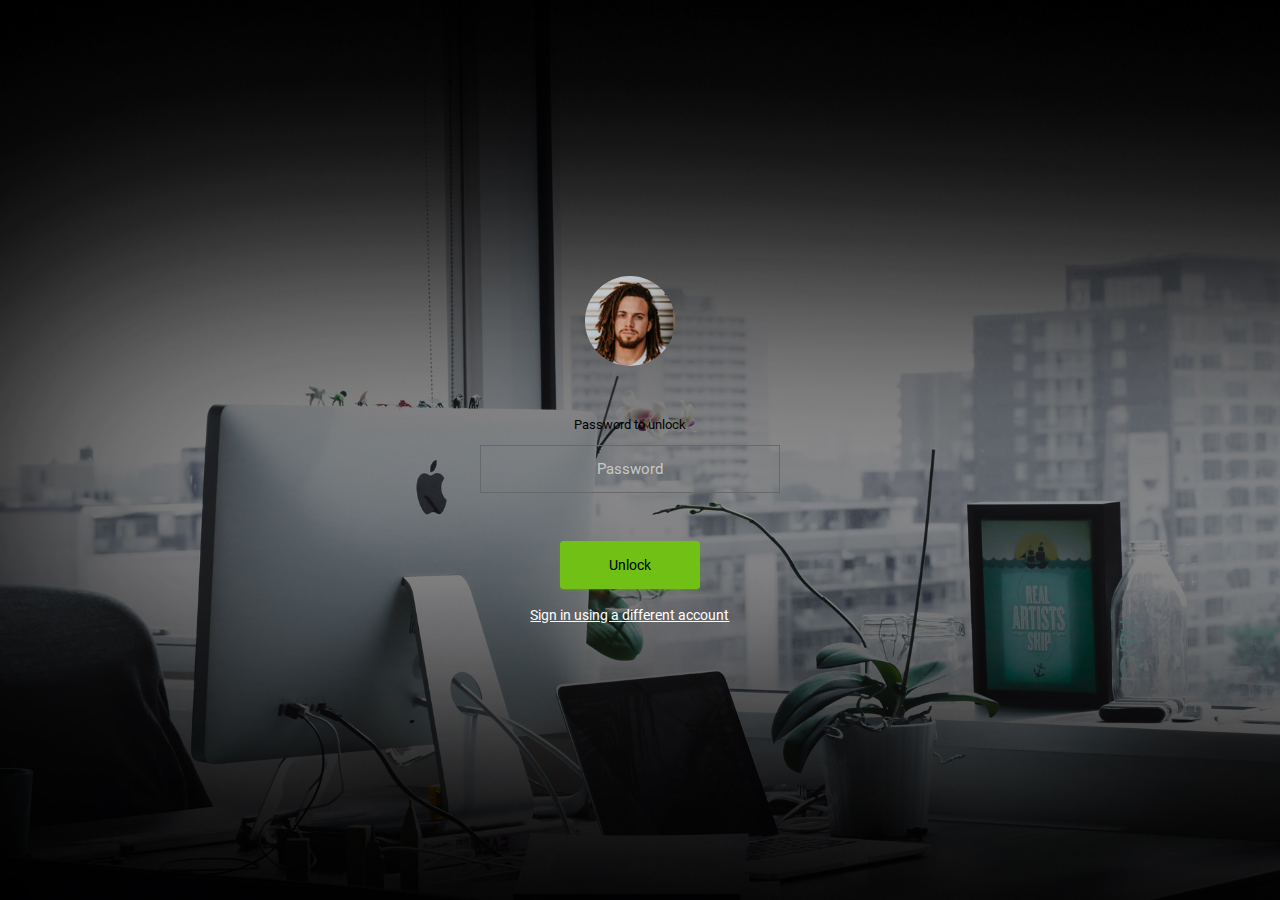
<file: src/main/resources/static/pages/samples/lock-screen.html>
<!DOCTYPE html>
<html lang="en">

<head>
  <!-- Required meta tags -->
  <meta charset="utf-8">
  <meta name="viewport" content="width=device-width, initial-scale=1, shrink-to-fit=no">
  <title>Majestic Admin</title>
  <!-- plugins:css -->
  <link rel="stylesheet" href="../../vendors/mdi/css/materialdesignicons.min.css">
  <link rel="stylesheet" href="../../vendors/base/vendor.bundle.base.css">
  <!-- endinject -->
  <!-- plugin css for this page -->
  <!-- End plugin css for this page -->
  <!-- inject:css -->
  <link rel="stylesheet" href="../../css/style.css">
  <!-- endinject -->
  <link rel="shortcut icon" href="../../images/favicon.png" />
</head>

<body>
  <div class="container-scroller">
    <div class="container-fluid page-body-wrapper full-page-wrapper">
      <div class="content-wrapper d-flex align-items-center auth lock-full-bg">
        <div class="row w-100">
          <div class="col-lg-4 mx-auto">
            <div class="auth-form-transparent text-left p-5 text-center">
              <img src="../../images/faces/face13.jpg" class="lock-profile-img" alt="img">
              <form class="pt-5">
                <div class="form-group">
                  <label for="examplePassword1">Password to unlock</label>
                  <input type="password" class="form-control text-center" id="examplePassword1" placeholder="Password">
                </div>
                <div class="mt-5">
                  <a class="btn btn-block btn-success btn-lg font-weight-medium" href="../../index.html">Unlock</a>
                </div>
                <div class="mt-3 text-center">
                  <a href="#" class="auth-link text-white">Sign in using a different account</a>
                </div>
              </form>
            </div>
          </div>
        </div>
      </div>
      <!-- content-wrapper ends -->
    </div>
    <!-- page-body-wrapper ends -->
  </div>
  <!-- container-scroller -->
  <!-- plugins:js -->
  <script src="../../vendors/base/vendor.bundle.base.js"></script>
  <!-- endinject -->
  <!-- inject:js -->
  <script src="../../js/off-canvas.js"></script>
  <script src="../../js/hoverable-collapse.js"></script>
  <script src="../../js/template.js"></script>
  <!-- endinject -->
</body>

</html>
</file>
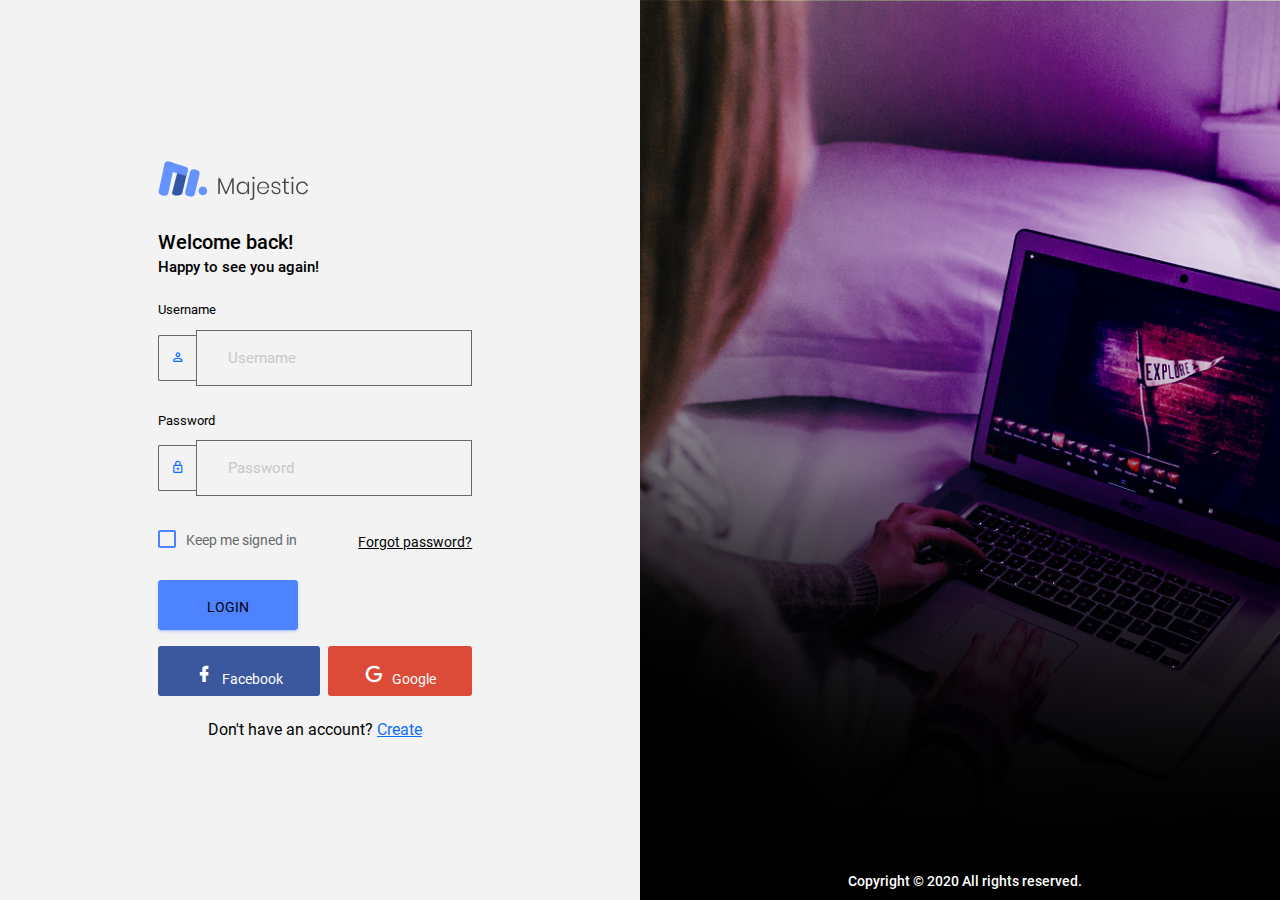
<file: src/main/resources/static/pages/samples/login-2.html>
<!DOCTYPE html>
<html lang="en">

<head>
  <!-- Required meta tags -->
  <meta charset="utf-8">
  <meta name="viewport" content="width=device-width, initial-scale=1, shrink-to-fit=no">
  <title>Majestic Admin</title>
  <!-- plugins:css -->
  <link rel="stylesheet" href="../../vendors/mdi/css/materialdesignicons.min.css">
  <link rel="stylesheet" href="../../vendors/base/vendor.bundle.base.css">
  <!-- endinject -->
  <!-- plugin css for this page -->
  <!-- End plugin css for this page -->
  <!-- inject:css -->
  <link rel="stylesheet" href="../../css/style.css">
  <!-- endinject -->
  <link rel="shortcut icon" href="../../images/favicon.png" />
</head>

<body>
  <div class="container-scroller">
    <div class="container-fluid page-body-wrapper full-page-wrapper">
      <div class="content-wrapper d-flex align-items-stretch auth auth-img-bg">
        <div class="row flex-grow">
          <div class="col-lg-6 d-flex align-items-center justify-content-center">
            <div class="auth-form-transparent text-left p-3">
              <div class="brand-logo">
                <img src="../../images/logo.svg" alt="logo">
              </div>
              <h4>Welcome back!</h4>
              <h6 class="font-weight-light">Happy to see you again!</h6>
              <form class="pt-3">
                <div class="form-group">
                  <label for="exampleInputEmail">Username</label>
                  <div class="input-group">
                    <div class="input-group-prepend bg-transparent">
                      <span class="input-group-text bg-transparent border-right-0">
                        <i class="mdi mdi-account-outline text-primary"></i>
                      </span>
                    </div>
                    <input type="text" class="form-control form-control-lg border-left-0" id="exampleInputEmail" placeholder="Username">
                  </div>
                </div>
                <div class="form-group">
                  <label for="exampleInputPassword">Password</label>
                  <div class="input-group">
                    <div class="input-group-prepend bg-transparent">
                      <span class="input-group-text bg-transparent border-right-0">
                        <i class="mdi mdi-lock-outline text-primary"></i>
                      </span>
                    </div>
                    <input type="password" class="form-control form-control-lg border-left-0" id="exampleInputPassword" placeholder="Password">                        
                  </div>
                </div>
                <div class="my-2 d-flex justify-content-between align-items-center">
                  <div class="form-check">
                    <label class="form-check-label text-muted">
                      <input type="checkbox" class="form-check-input">
                      Keep me signed in
                    </label>
                  </div>
                  <a href="#" class="auth-link text-black">Forgot password?</a>
                </div>
                <div class="my-3">
                  <a class="btn btn-block btn-primary btn-lg font-weight-medium auth-form-btn" href="../../index.html">LOGIN</a>
                </div>
                <div class="mb-2 d-flex">
                  <button type="button" class="btn btn-facebook auth-form-btn flex-grow me-1">
                    <i class="mdi mdi-facebook me-2"></i>Facebook
                  </button>
                  <button type="button" class="btn btn-google auth-form-btn flex-grow ms-1">
                    <i class="mdi mdi-google me-2"></i>Google
                  </button>
                </div>
                <div class="text-center mt-4 font-weight-light">
                  Don't have an account? <a href="register-2.html" class="text-primary">Create</a>
                </div>
              </form>
            </div>
          </div>
          <div class="col-lg-6 login-half-bg d-flex flex-row">
            <p class="text-white font-weight-medium text-center flex-grow align-self-end">Copyright &copy; 2020  All rights reserved.</p>
          </div>
        </div>
      </div>
      <!-- content-wrapper ends -->
    </div>
    <!-- page-body-wrapper ends -->
  </div>
  <!-- container-scroller -->
  <!-- plugins:js -->
  <script src="../../vendors/base/vendor.bundle.base.js"></script>
  <!-- endinject -->
  <!-- inject:js -->
  <script src="../../js/off-canvas.js"></script>
  <script src="../../js/hoverable-collapse.js"></script>
  <script src="../../js/template.js"></script>
  <!-- endinject -->
</body>

</html>
</file>
<file: src/main/resources/static/vendors/base/vendor.bundle.base.css>
/*
 * Container style
 */
.ps {
  overflow: hidden !important;
  overflow-anchor: none;
  -ms-overflow-style: none;
  touch-action: auto;
  -ms-touch-action: auto;
}

/*
 * Scrollbar rail styles
 */
.ps__rail-x {
  display: none;
  opacity: 0;
  transition: background-color .2s linear, opacity .2s linear;
  -webkit-transition: background-color .2s linear, opacity .2s linear;
  height: 15px;
  /* there must be 'bottom' or 'top' for ps__rail-x */
  bottom: 0px;
  /* please don't change 'position' */
  position: absolute;
}

.ps__rail-y {
  display: none;
  opacity: 0;
  transition: background-color .2s linear, opacity .2s linear;
  -webkit-transition: background-color .2s linear, opacity .2s linear;
  width: 15px;
  /* there must be 'right' or 'left' for ps__rail-y */
  right: 0;
  /* please don't change 'position' */
  position: absolute;
}

.ps--active-x > .ps__rail-x,
.ps--active-y > .ps__rail-y {
  display: block;
  background-color: transparent;
}

.ps:hover > .ps__rail-x,
.ps:hover > .ps__rail-y,
.ps--focus > .ps__rail-x,
.ps--focus > .ps__rail-y,
.ps--scrolling-x > .ps__rail-x,
.ps--scrolling-y > .ps__rail-y {
  opacity: 0.6;
}

.ps .ps__rail-x:hover,
.ps .ps__rail-y:hover,
.ps .ps__rail-x:focus,
.ps .ps__rail-y:focus,
.ps .ps__rail-x.ps--clicking,
.ps .ps__rail-y.ps--clicking {
  background-color: #eee;
  opacity: 0.9;
}

/*
 * Scrollbar thumb styles
 */
.ps__thumb-x {
  background-color: #aaa;
  border-radius: 6px;
  transition: background-color .2s linear, height .2s ease-in-out;
  -webkit-transition: background-color .2s linear, height .2s ease-in-out;
  height: 6px;
  /* there must be 'bottom' for ps__thumb-x */
  bottom: 2px;
  /* please don't change 'position' */
  position: absolute;
}

.ps__thumb-y {
  background-color: #aaa;
  border-radius: 6px;
  transition: background-color .2s linear, width .2s ease-in-out;
  -webkit-transition: background-color .2s linear, width .2s ease-in-out;
  width: 6px;
  /* there must be 'right' for ps__thumb-y */
  right: 2px;
  /* please don't change 'position' */
  position: absolute;
}

.ps__rail-x:hover > .ps__thumb-x,
.ps__rail-x:focus > .ps__thumb-x,
.ps__rail-x.ps--clicking .ps__thumb-x {
  background-color: #999;
  height: 11px;
}

.ps__rail-y:hover > .ps__thumb-y,
.ps__rail-y:focus > .ps__thumb-y,
.ps__rail-y.ps--clicking .ps__thumb-y {
  background-color: #999;
  width: 11px;
}

/* MS supports */
@supports (-ms-overflow-style: none) {
  .ps {
    overflow: auto !important;
  }
}

@media screen and (-ms-high-contrast: active), (-ms-high-contrast: none) {
  .ps {
    overflow: auto !important;
  }
}
</file>
